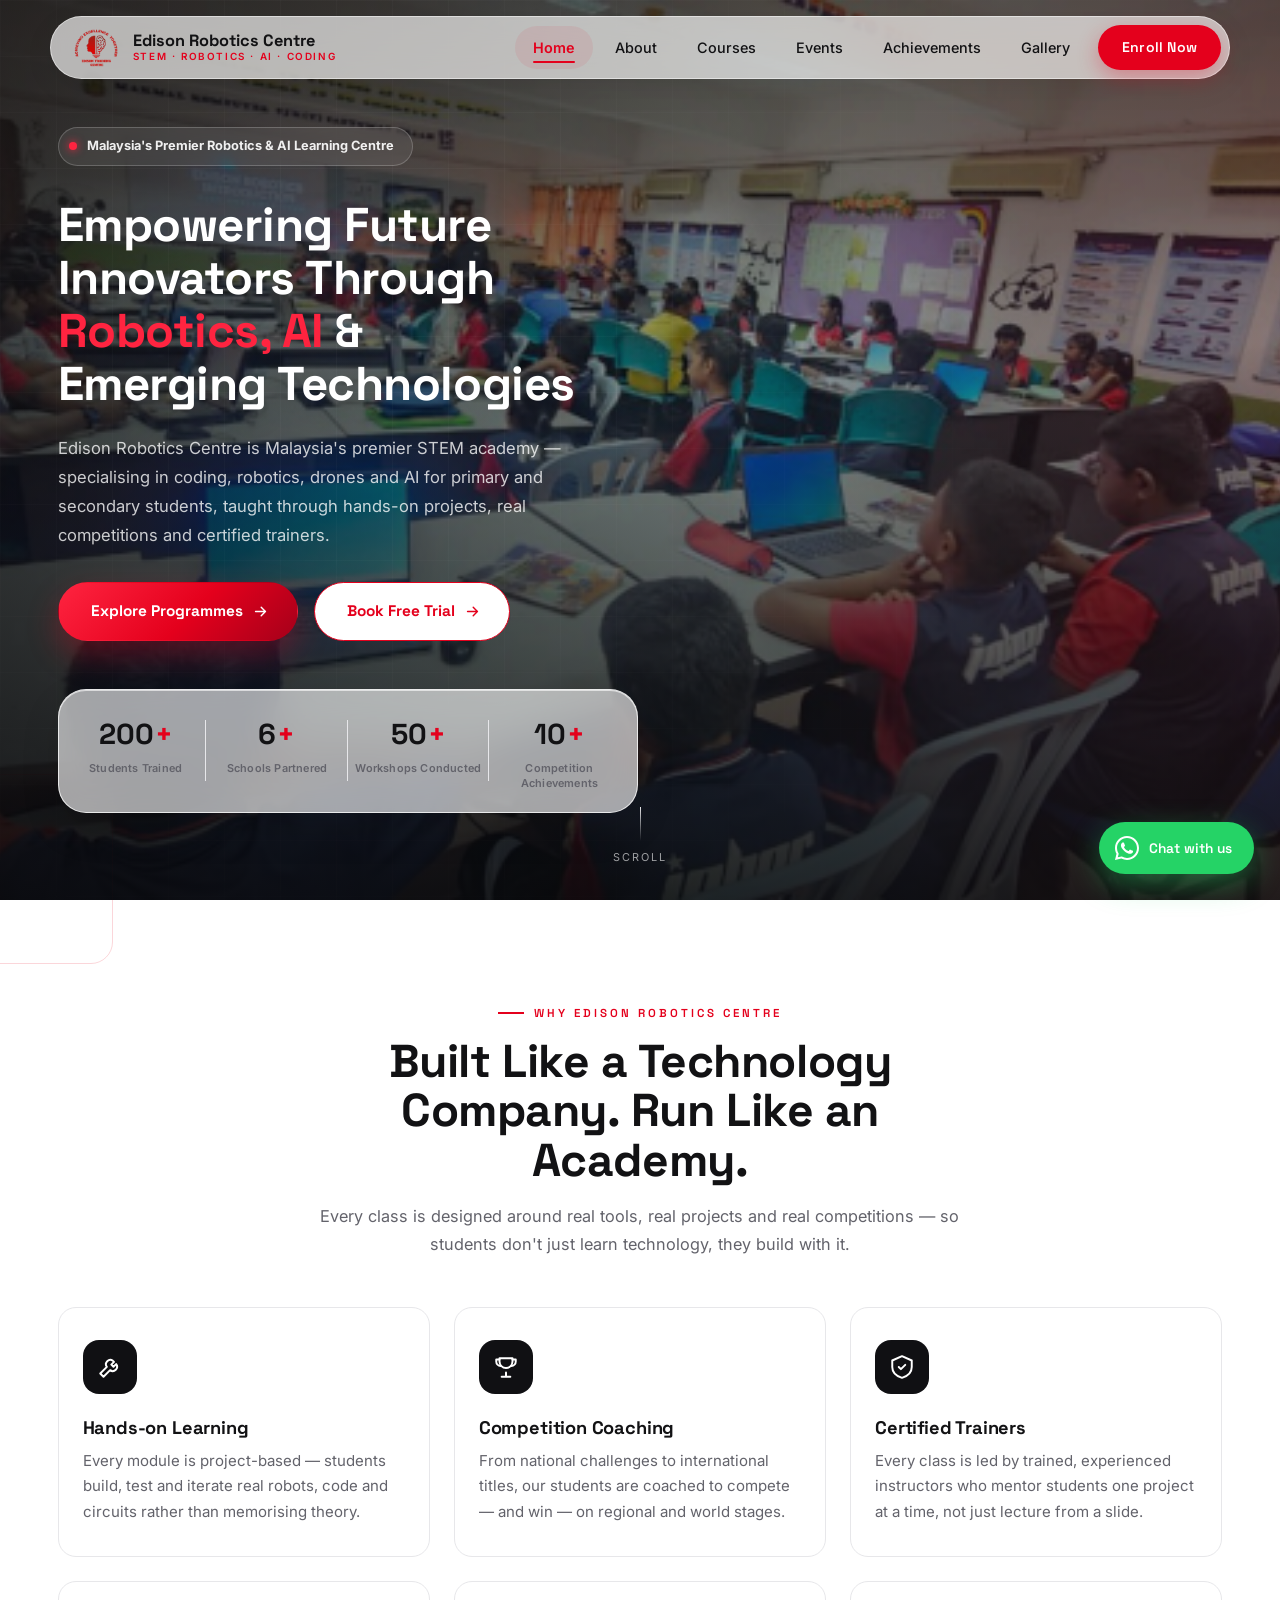
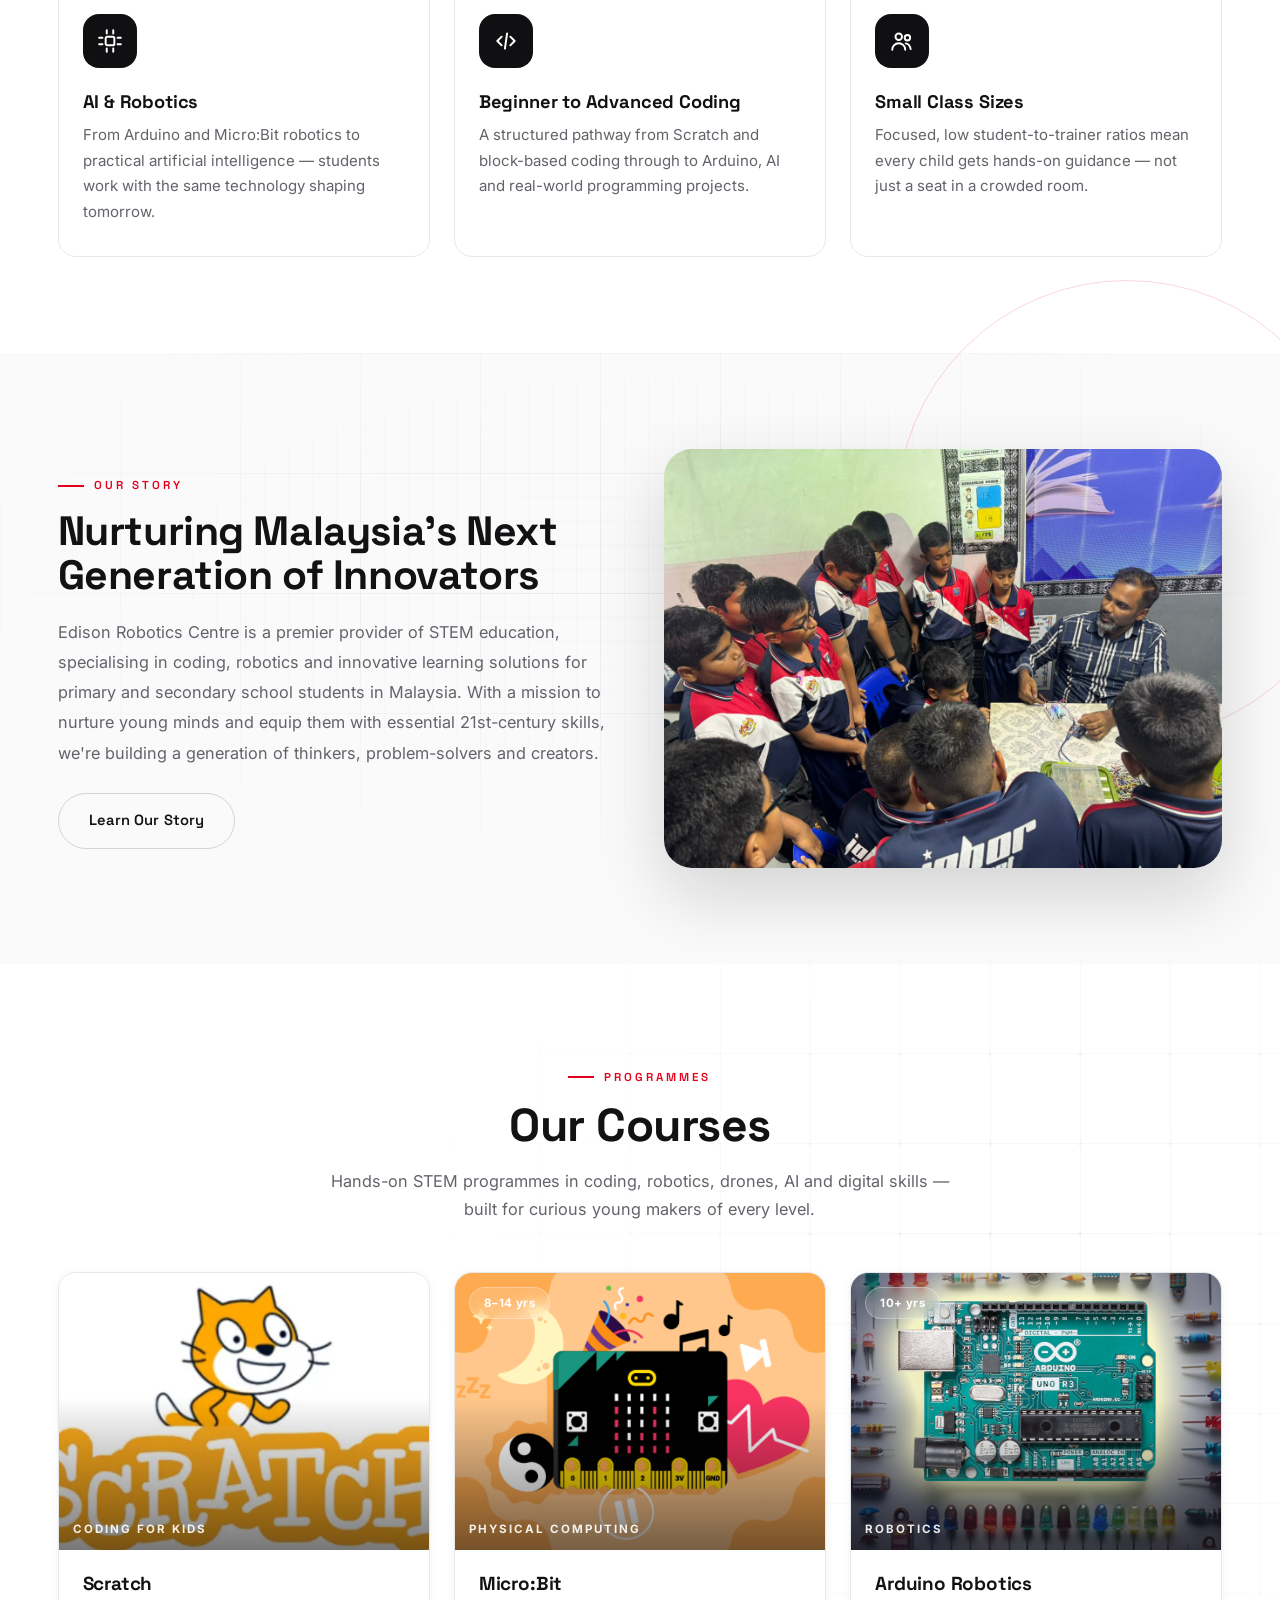
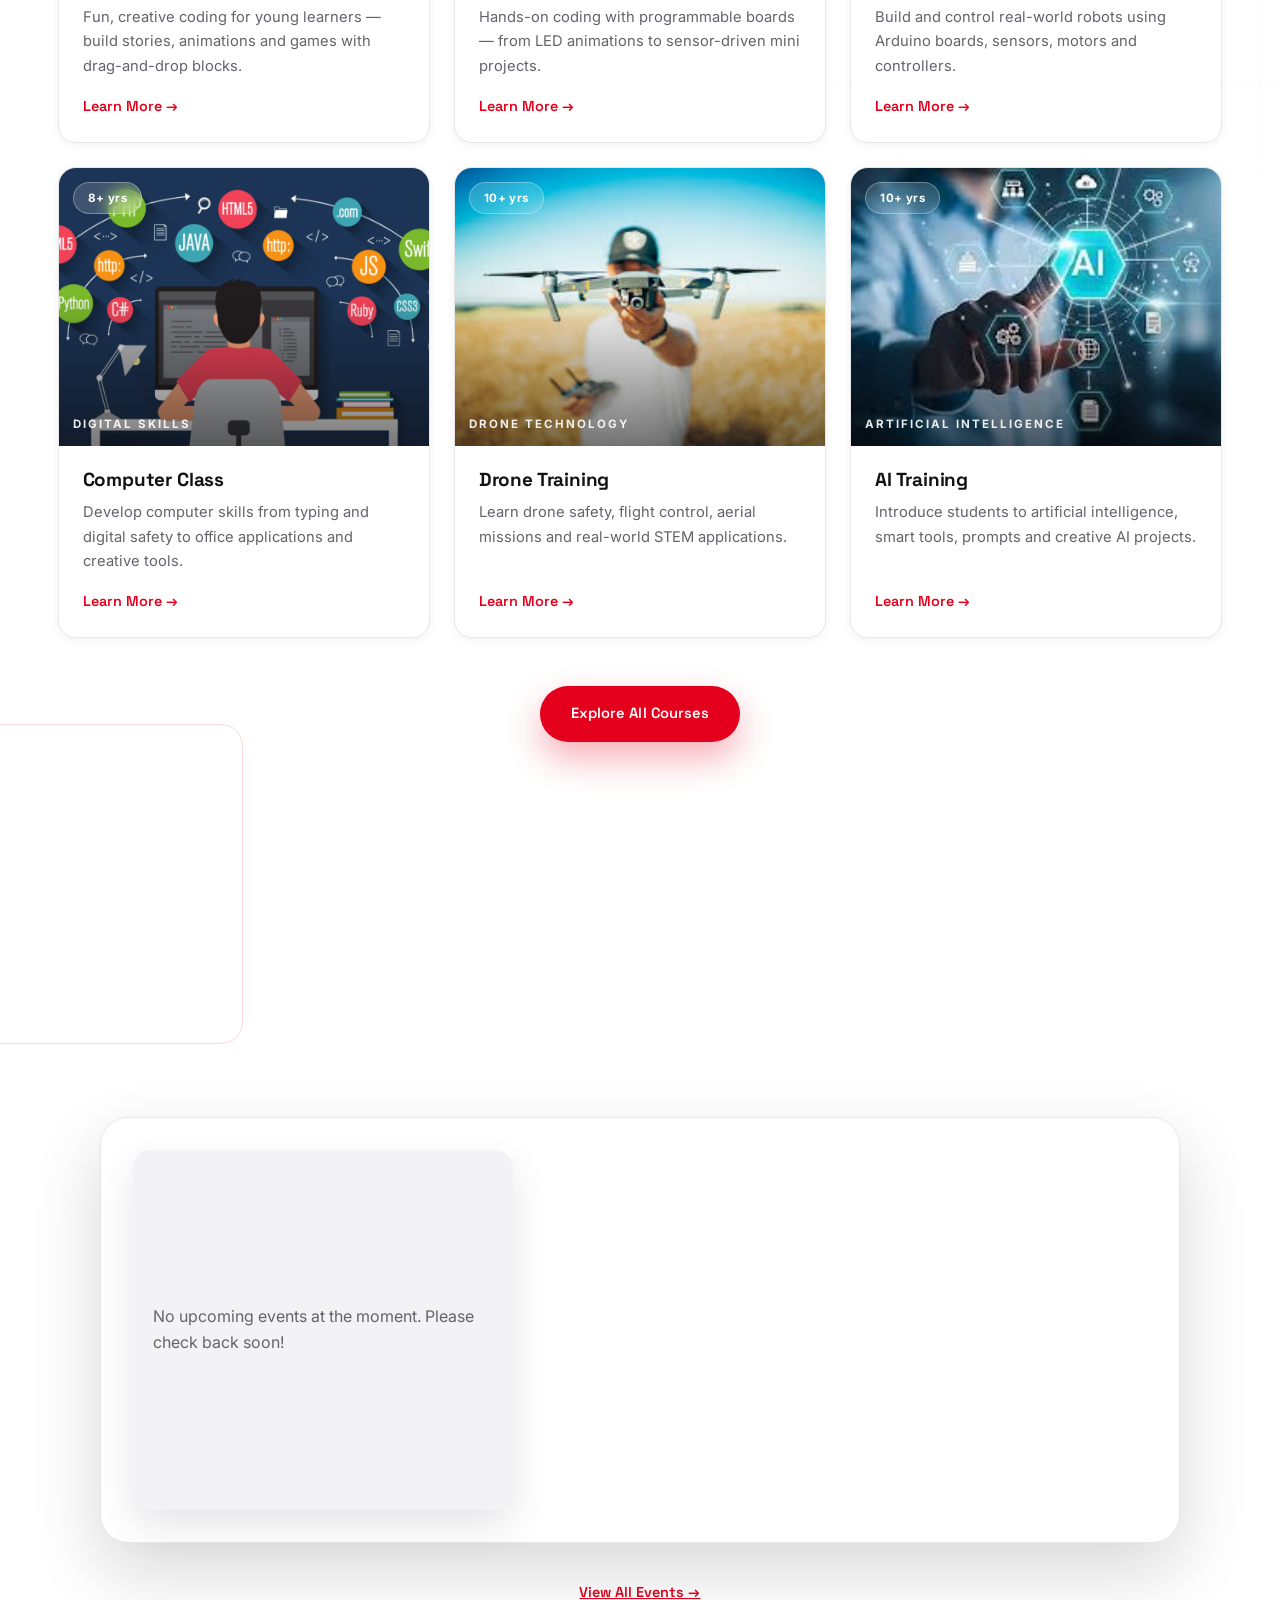
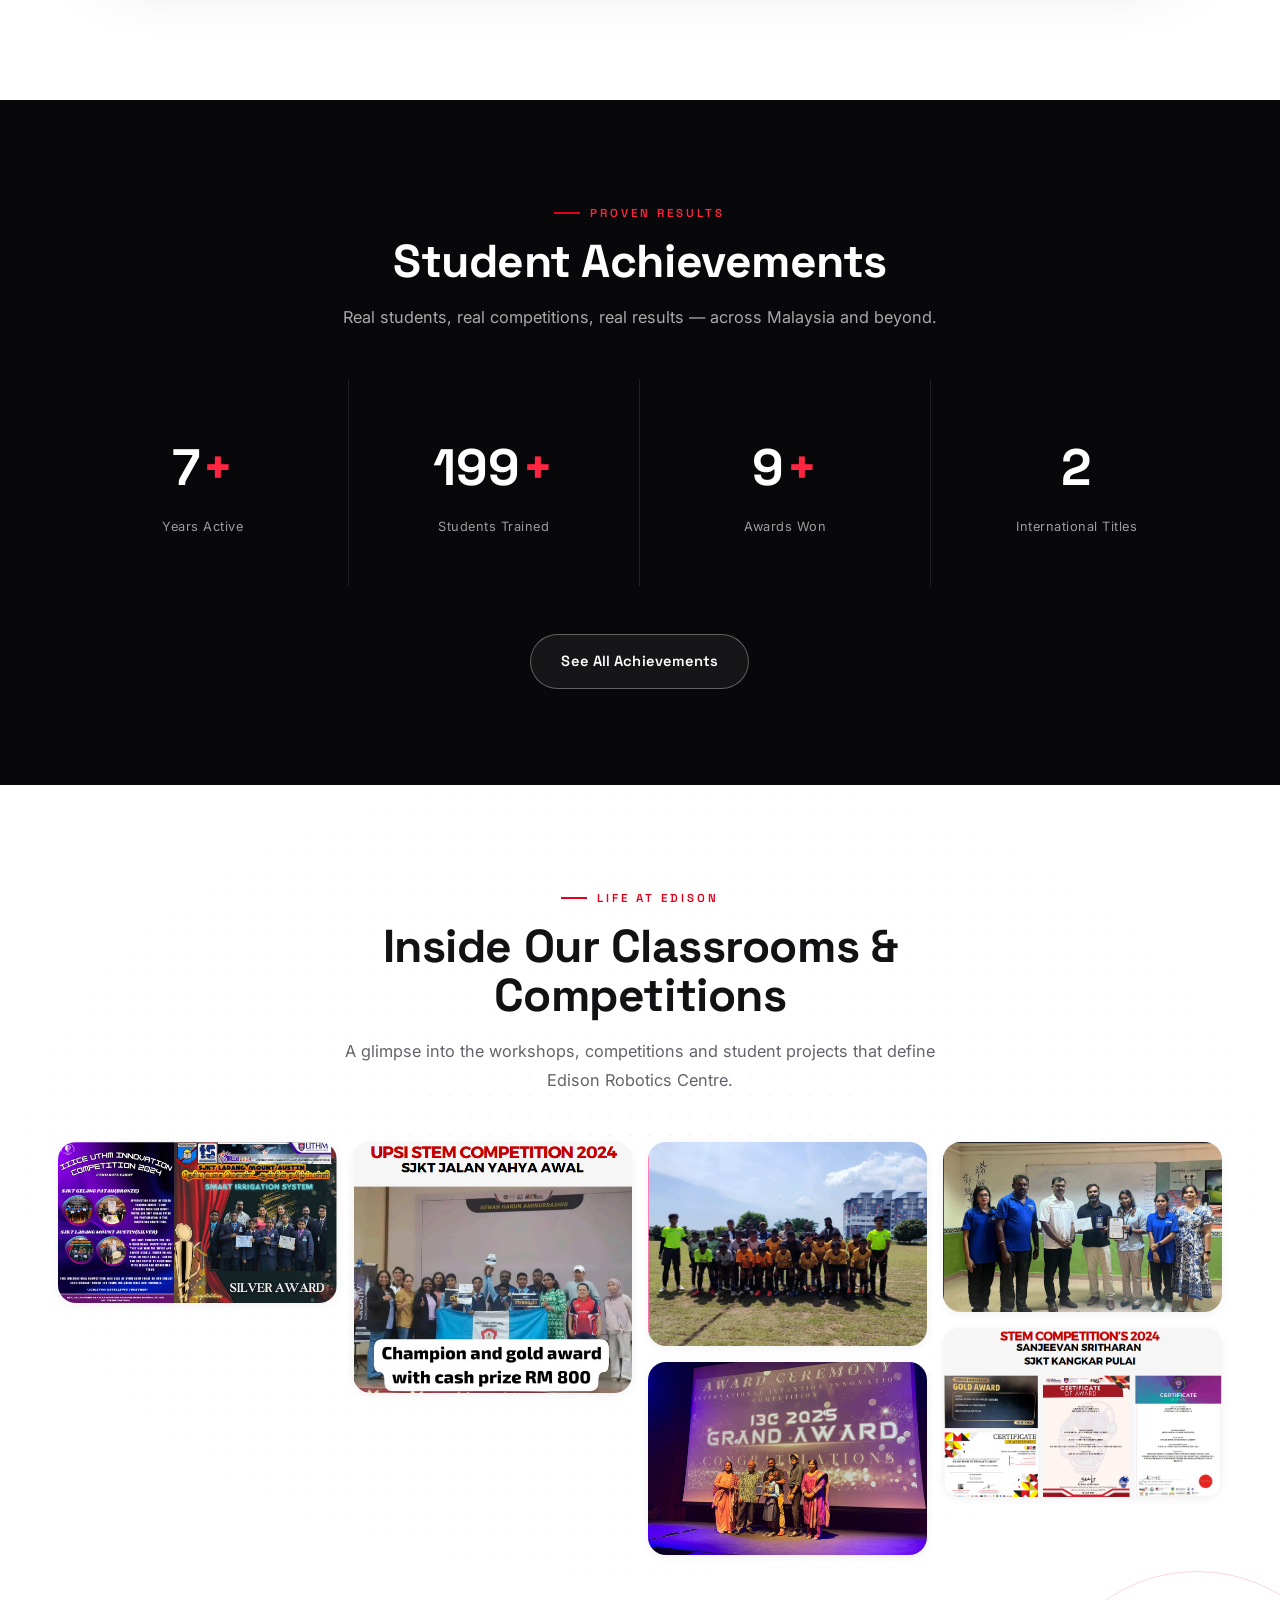
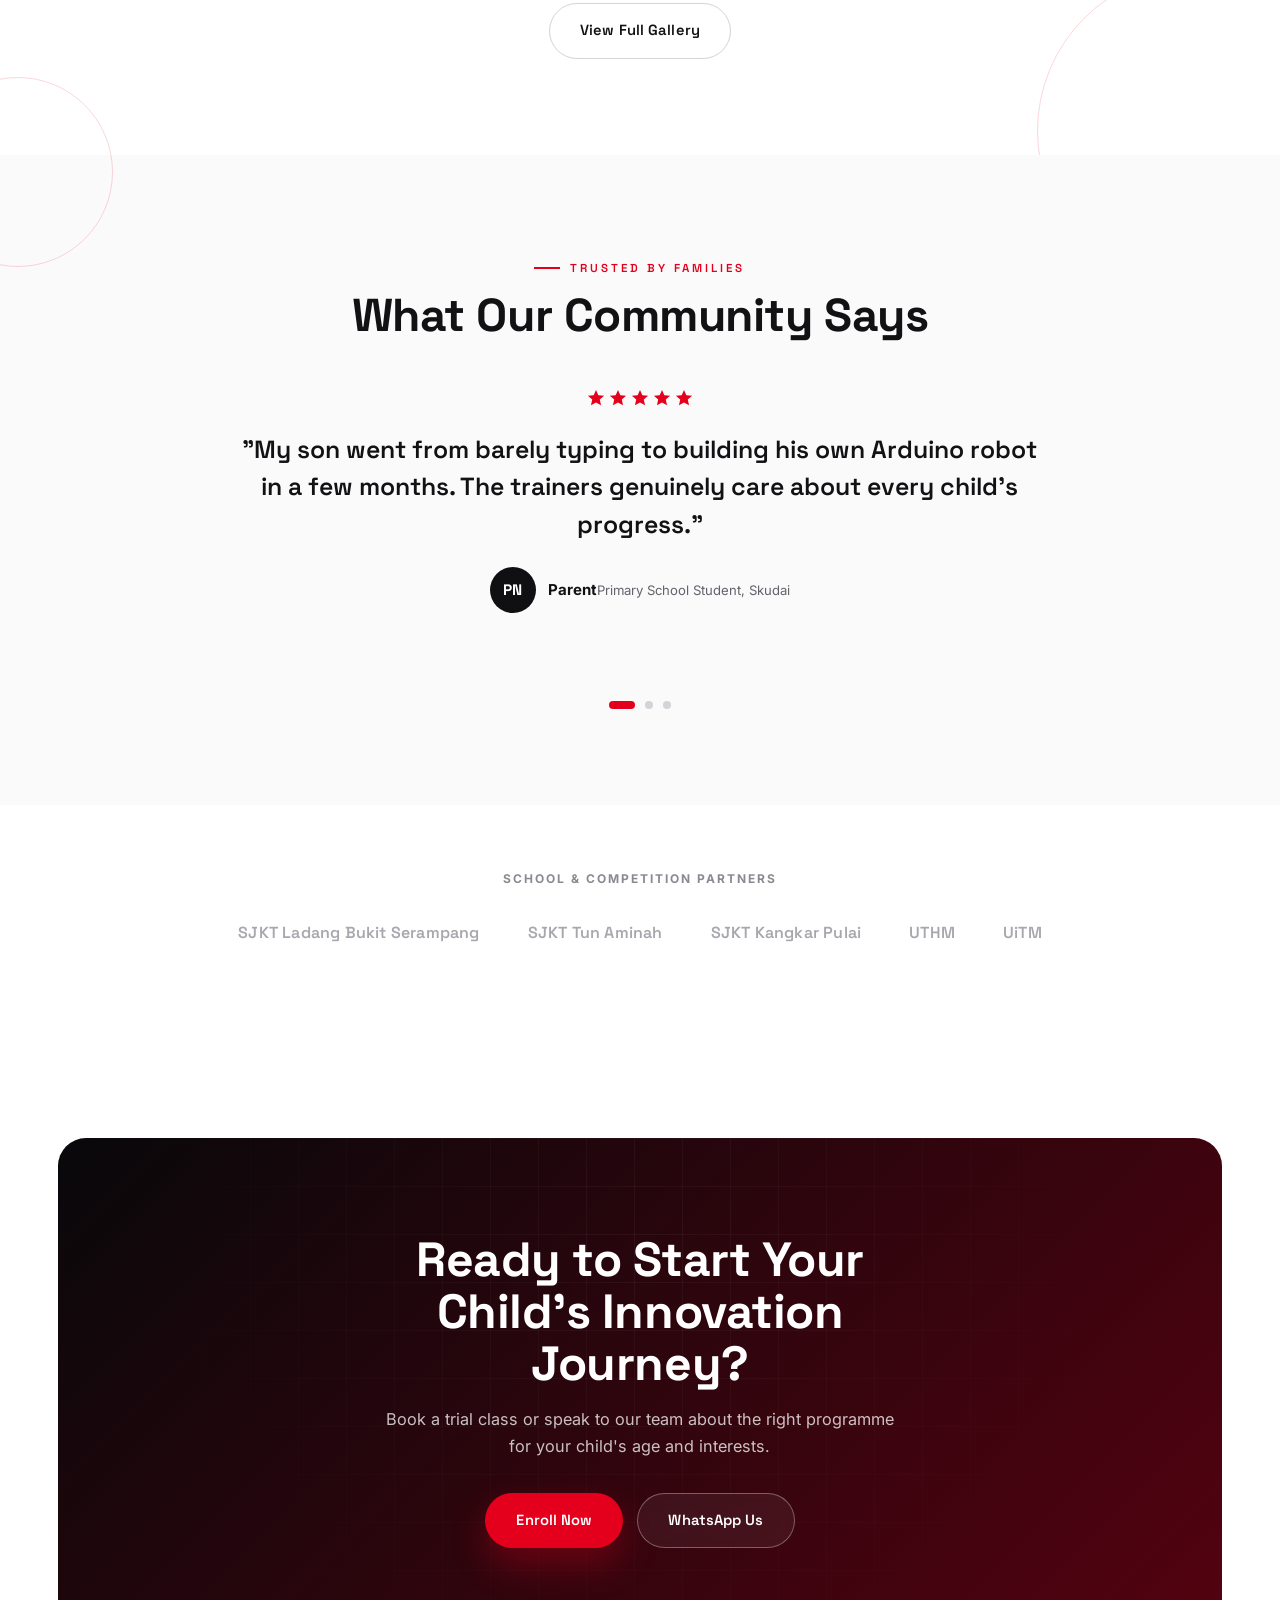
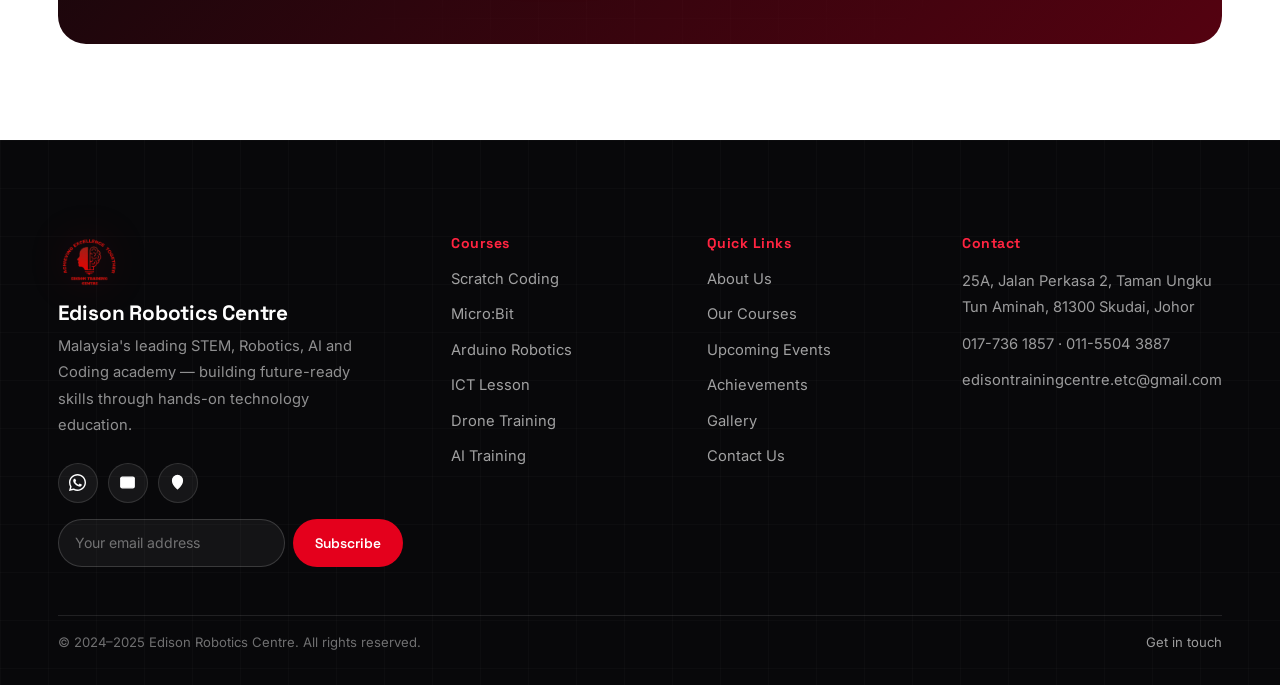
<file: index.html>
<!DOCTYPE html>
<html lang="en">
<head>
  <meta charset="utf-8" />
  <meta name="viewport" content="width=device-width,initial-scale=1" />
  <title>Edison Robotics Centre — STEM, Robotics, AI &amp; Coding Academy</title>
  <meta name="description" content="Edison Robotics Centre is Malaysia's leading STEM, Robotics, AI and Coding academy — hands-on learning, competition coaching and certified trainers for primary and secondary students.">

  <link href="https://fonts.googleapis.com/css2?family=Space+Grotesk:wght@500;600;700&family=Inter:wght@400;500;600;700;800&display=swap" rel="stylesheet">
  <link rel="stylesheet" href="style.css">
  <link rel="stylesheet" href="events.css">
</head>
<body>

  <!-- ===== NAV ===== -->
  <header class="site-header">
    <div class="nav-container">
      <a href="index.html" class="nav-brand-link">
        <div class="nav-logo"><img src="assets/ach36.png" alt="Edison Robotics Centre logo"></div>
        <div class="nav-brand-text">
          <span class="name">Edison Robotics Centre</span>
          <span class="tag">STEM · Robotics · AI · Coding</span>
        </div>
      </a>
      <button class="nav-toggle" aria-label="Toggle menu"><span></span><span></span><span></span></button>
      <nav class="nav-menu">
        <a href="index.html" class="active-link">Home</a>
        <a href="about.html">About</a>
        <a href="courses.html">Courses</a>
        <a href="events.html">Events</a>
        <a href="achievement.html">Achievements</a>
        <a href="gallery.html">Gallery</a>
        <a href="contactus.html" class="nav-btn">Enroll Now</a>
      </nav>
    </div>
  </header>

  <!-- ===== HERO ===== -->
  <section class="hero">
    <div class="hero-media" aria-hidden="true">
      <video autoplay muted loop playsinline poster="assets/ach1.PNG">
        <source src="assets/ach40.mp4" type="video/mp4">
      </video>
    </div>
    <div class="hero-overlay" aria-hidden="true"></div>
    <div class="hero-grid-fx" aria-hidden="true"></div>

    <div class="hero-inner">
      <div class="hero-copy">
        <span class="hero-badge reveal"><span class="dot-live" aria-hidden="true"></span> Malaysia's Premier Robotics &amp; AI Learning Centre</span>

        <h1 class="reveal d1">Empowering Future Innovators Through <span class="accent">Robotics, AI</span> &amp; Emerging Technologies</h1>

        <p class="hero-lead reveal d2">
          Edison Robotics Centre is Malaysia's premier STEM academy — specialising in coding, robotics,
          drones and AI for primary and secondary students, taught through hands-on projects, real
          competitions and certified trainers.
        </p>

        <div class="hero-cta-row reveal d3">
          <a href="courses.html" class="btn-hero-primary">
            <span class="btn-shine" aria-hidden="true"></span>
            <span class="btn-label">Explore Programmes</span>
            <svg class="btn-arrow" viewBox="0 0 24 24" fill="none" stroke="currentColor" stroke-width="2" stroke-linecap="round" stroke-linejoin="round" aria-hidden="true"><path d="M5 12h14M13 6l6 6-6 6"/></svg>
          </a>
          <a href="contactus.html" class="btn-hero-secondary">
            <span class="btn-fill" aria-hidden="true"></span>
            <span class="btn-label">Book Free Trial</span>
            <svg class="btn-arrow" viewBox="0 0 24 24" fill="none" stroke="currentColor" stroke-width="2" stroke-linecap="round" stroke-linejoin="round" aria-hidden="true"><path d="M5 12h14M13 6l6 6-6 6"/></svg>
          </a>
        </div>

        <div class="hero-stats-panel reveal d4">
          <div class="hero-stat">
            <div class="hero-stat-num" data-count-to="200">0<span class="suffix">+</span></div>
            <div class="hero-stat-label">Students Trained</div>
          </div>
          <div class="hero-stat">
            <div class="hero-stat-num" data-count-to="6">0<span class="suffix">+</span></div>
            <div class="hero-stat-label">Schools Partnered</div>
          </div>
          <div class="hero-stat">
            <div class="hero-stat-num" data-count-to="50">0<span class="suffix">+</span></div>
            <div class="hero-stat-label">Workshops Conducted</div>
          </div>
          <div class="hero-stat">
            <div class="hero-stat-num" data-count-to="10">0<span class="suffix">+</span></div>
            <div class="hero-stat-label">Competition Achievements</div>
          </div>
        </div>
      </div>
    </div>

    <div class="hero-scroll-cue"><span class="line"></span>Scroll</div>
  </section>

  <!-- ===== WHY EDISON ===== -->
  <section class="section deco-square deco-sm deco-tl" id="why">
    <div class="container">
      <div class="section-head centered reveal">
        <span class="eyebrow">Why Edison Robotics Centre</span>
        <h2>Built Like a Technology Company. Run Like an Academy.</h2>
        <p>Every class is designed around real tools, real projects and real competitions —
          so students don't just learn technology, they build with it.</p>
      </div>

      <div class="feature-grid">
        <article class="feature-card reveal d1">
          <span class="feature-icon" aria-hidden="true">
            <svg viewBox="0 0 24 24"><path d="M14.7 6.3a4 4 0 0 0-5.6 5.6L3 18l3 3 6.1-6.1a4 4 0 0 0 5.6-5.6l-2.5 2.5-2-2 2.5-2.5Z"/></svg>
          </span>
          <h3>Hands-on Learning</h3>
          <p>Every module is project-based — students build, test and iterate real robots, code and circuits rather than memorising theory.</p>
        </article>

        <article class="feature-card reveal d2">
          <span class="feature-icon" aria-hidden="true">
            <svg viewBox="0 0 24 24"><path d="M8 21h8M12 17v4M6 4h12v3a6 6 0 0 1-12 0V4Z"/><path d="M6 5H3v2a4 4 0 0 0 4 4M18 5h3v2a4 4 0 0 1-4 4"/></svg>
          </span>
          <h3>Competition Coaching</h3>
          <p>From national challenges to international titles, our students are coached to compete — and win — on regional and world stages.</p>
        </article>

        <article class="feature-card reveal d3">
          <span class="feature-icon" aria-hidden="true">
            <svg viewBox="0 0 24 24"><path d="M12 2 3 6v6c0 5 4 8.5 9 10 5-1.5 9-5 9-10V6l-9-4Z"/><path d="m9 12 2 2 4-4"/></svg>
          </span>
          <h3>Certified Trainers</h3>
          <p>Every class is led by trained, experienced instructors who mentor students one project at a time, not just lecture from a slide.</p>
        </article>

        <article class="feature-card reveal d4">
          <span class="feature-icon" aria-hidden="true">
            <svg viewBox="0 0 24 24"><rect x="8" y="8" width="8" height="8" rx="1.5"/><path d="M9 2v3M15 2v3M9 19v3M15 19v3M2 9h3M2 15h3M19 9h3M19 15h3"/></svg>
          </span>
          <h3>AI &amp; Robotics</h3>
          <p>From Arduino and Micro:Bit robotics to practical artificial intelligence — students work with the same technology shaping tomorrow.</p>
        </article>

        <article class="feature-card reveal d5">
          <span class="feature-icon" aria-hidden="true">
            <svg viewBox="0 0 24 24"><path d="m8 8-4 4 4 4M16 8l4 4-4 4M13 5 11 19"/></svg>
          </span>
          <h3>Beginner to Advanced Coding</h3>
          <p>A structured pathway from Scratch and block-based coding through to Arduino, AI and real-world programming projects.</p>
        </article>

        <article class="feature-card reveal d6">
          <span class="feature-icon" aria-hidden="true">
            <svg viewBox="0 0 24 24"><circle cx="9" cy="8" r="3"/><circle cx="17" cy="9" r="2.5"/><path d="M3 20c0-3.3 2.7-6 6-6s6 2.7 6 6M15.5 14.2c2.3.3 4 2.2 4.5 5.3"/></svg>
          </span>
          <h3>Small Class Sizes</h3>
          <p>Focused, low student-to-trainer ratios mean every child gets hands-on guidance — not just a seat in a crowded room.</p>
        </article>
      </div>
    </div>
  </section>

  <!-- ===== ABOUT TEASER ===== -->
  <section class="section bg-alt bg-pattern-blueprint deco-circle deco-lg deco-tr" id="about">
    <div class="container">
      <div class="split-2">
        <div class="reveal-left">
          <span class="eyebrow">Our Story</span>
          <h2 style="margin-top:0.9rem;font-size:clamp(1.8rem,3.2vw,2.6rem);">Nurturing Malaysia's Next Generation of Innovators</h2>
          <p style="margin-top:1.2rem;color:var(--text-muted);font-size:1.02rem;line-height:1.85;">
            Edison Robotics Centre is a premier provider of STEM education, specialising in coding,
            robotics and innovative learning solutions for primary and secondary school students in
            Malaysia. With a mission to nurture young minds and equip them with essential
            21st-century skills, we're building a generation of thinkers, problem-solvers and creators.
          </p>
          <a href="about.html" class="btn btn-outline" style="margin-top:1.6rem;">Learn Our Story</a>
        </div>
        <div class="reveal-right rounded-media">
          <img src="assets/trial-class.jpeg" alt="Students learning robotics at Edison Robotics Centre">
        </div>
      </div>
    </div>
  </section>

  <!-- ===== COURSES ===== -->
  <section class="section bg-pattern-circuit deco-square deco-md deco-bl deco-delay-1" id="courses">
    <div class="container">
      <div class="section-head centered reveal">
        <span class="eyebrow">Programmes</span>
        <h2>Our Courses</h2>
        <p>Hands-on STEM programmes in coding, robotics, drones, AI and digital skills — built for curious young makers of every level.</p>
      </div>

      <div class="course-grid-premium">
        <a href="scratch.html" class="course-card-p reveal d1">
          <div class="course-media">
            <img src="assets/scratch.PNG" alt="Scratch course" loading="lazy">
            <span class="course-age-badge">7–12 yrs</span>
            <span class="course-cat">Coding for Kids</span>
          </div>
          <div class="course-body">
            <h3>Scratch</h3>
            <p>Fun, creative coding for young learners — build stories, animations and games with drag-and-drop blocks.</p>
            <span class="course-link">Learn More →</span>
          </div>
        </a>

        <a href="microbit.html" class="course-card-p reveal d2">
          <div class="course-media">
            <img src="assets/microbit.PNG" alt="Micro:Bit course" loading="lazy">
            <span class="course-age-badge">8–14 yrs</span>
            <span class="course-cat">Physical Computing</span>
          </div>
          <div class="course-body">
            <h3>Micro:Bit</h3>
            <p>Hands-on coding with programmable boards — from LED animations to sensor-driven mini projects.</p>
            <span class="course-link">Learn More →</span>
          </div>
        </a>

        <a href="arduino.html" class="course-card-p reveal d3">
          <div class="course-media">
            <img src="assets/arduino.PNG" alt="Arduino Robotics course" loading="lazy">
            <span class="course-age-badge">10+ yrs</span>
            <span class="course-cat">Robotics</span>
          </div>
          <div class="course-body">
            <h3>Arduino Robotics</h3>
            <p>Build and control real-world robots using Arduino boards, sensors, motors and controllers.</p>
            <span class="course-link">Learn More →</span>
          </div>
        </a>

        <a href="computer.html" class="course-card-p reveal d4">
          <div class="course-media">
            <img src="assets/computer.PNG" alt="Computer Class" loading="lazy">
            <span class="course-age-badge">8+ yrs</span>
            <span class="course-cat">Digital Skills</span>
          </div>
          <div class="course-body">
            <h3>Computer Class</h3>
            <p>Develop computer skills from typing and digital safety to office applications and creative tools.</p>
            <span class="course-link">Learn More →</span>
          </div>
        </a>

        <a href="drone.html" class="course-card-p reveal d5">
          <div class="course-media">
            <img src="assets/drone.jpg" alt="Drone Training Program" loading="lazy">
            <span class="course-age-badge">10+ yrs</span>
            <span class="course-cat">Drone Technology</span>
          </div>
          <div class="course-body">
            <h3>Drone Training</h3>
            <p>Learn drone safety, flight control, aerial missions and real-world STEM applications.</p>
            <span class="course-link">Learn More →</span>
          </div>
        </a>

        <a href="ai.html" class="course-card-p reveal d6">
          <div class="course-media">
            <img src="assets/ai.jpg" alt="AI Training Program" loading="lazy">
            <span class="course-age-badge">10+ yrs</span>
            <span class="course-cat">Artificial Intelligence</span>
          </div>
          <div class="course-body">
            <h3>AI Training</h3>
            <p>Introduce students to artificial intelligence, smart tools, prompts and creative AI projects.</p>
            <span class="course-link">Learn More →</span>
          </div>
        </a>
      </div>

      <div style="text-align:center;margin-top:var(--sp-7);">
        <a href="courses.html" class="btn btn-primary">Explore All Courses</a>
      </div>
    </div>
  </section>

  <!-- ===== FEATURED EVENT ===== -->
  <section id="events" class="events-section section">
    <div class="container">
      <div class="section-head centered reveal">
        <span class="eyebrow">What's On</span>
        <h2>Upcoming Events</h2>
        <p>Workshops, camps and challenges coming up at Edison Robotics Centre.</p>
      </div>

      <div class="featured-carousel-wrap" id="featuredCarousel">
        <button class="carousel-arrow featured-arrow-prev" id="featuredPrev" aria-label="Previous event">&#10094;</button>

        <div class="featured-card">
          <div class="featured-grid">
            <div class="featured-poster-col">
              <div class="featured-poster-frame" id="featuredTrack">
                <img id="featuredPosterImg" src="" alt="" loading="lazy">
                <div class="poster-subdots" id="featuredSubdots" hidden></div>
              </div>
            </div>

            <div class="featured-info-col" id="featuredEventInfo">
              <span class="featured-badge">Featured Event</span>
              <h3 class="featured-title" id="featuredEventTitle"></h3>

              <div class="featured-meta">
                <div class="featured-meta-row">
                  <svg viewBox="0 0 24 24" class="meta-icon" aria-hidden="true"><rect x="3" y="5" width="18" height="16" rx="2"/><path d="M3 9h18M8 3v4M16 3v4"/></svg>
                  <span id="featuredEventDate"></span>
                </div>
                <div class="featured-meta-row">
                  <svg viewBox="0 0 24 24" class="meta-icon" aria-hidden="true"><circle cx="12" cy="12" r="9"/><path d="M12 7v5l3.5 2"/></svg>
                  <span id="featuredEventTime"></span>
                </div>
                <div class="featured-meta-row">
                  <svg viewBox="0 0 24 24" class="meta-icon" aria-hidden="true"><path d="M12 21s7-6.5 7-12a7 7 0 0 0-14 0c0 5.5 7 12 7 12Z"/><circle cx="12" cy="9" r="2.5"/></svg>
                  <span id="featuredEventVenue"></span>
                </div>
              </div>

              <p class="featured-desc" id="featuredEventDesc"></p>

              <div class="featured-countdown" id="featuredCountdown" hidden>
                <span class="countdown-kicker">Starts In</span>
                <div class="countdown-timer" id="featuredCountdownTimer"></div>
              </div>

              <div class="featured-actions">
                <a class="event-details-btn" id="featuredLearnMoreBtn" href="events.html">View Details</a>
              </div>
            </div>
          </div>
        </div>

        <button class="carousel-arrow featured-arrow-next" id="featuredNext" aria-label="Next event">&#10095;</button>
      </div>

      <div class="event-dots" id="featuredDots"></div>

      <div style="text-align:center;margin-top:var(--sp-6);">
        <a href="events.html" class="course-link" style="justify-content:center;">View All Events →</a>
      </div>
    </div>
  </section>

  <!-- ===== ACHIEVEMENTS / STATS ===== -->
  <section class="section bg-dark" id="achievements">
    <div class="container">
      <div class="section-head centered reveal">
        <span class="eyebrow on-dark">Proven Results</span>
        <h2 style="color:var(--white);">Student Achievements</h2>
        <p style="color:rgba(255,255,255,0.65);">Real students, real competitions, real results — across Malaysia and beyond.</p>
      </div>

      <div class="stats-strip reveal-scale">
        <div class="stat-cell">
          <div class="stat-num" data-count-to="8">0<span class="suffix">+</span></div>
          <div class="stat-label">Years Active</div>
        </div>
        <div class="stat-cell">
          <div class="stat-num" data-count-to="200">0<span class="suffix">+</span></div>
          <div class="stat-label">Students Trained</div>
        </div>
        <div class="stat-cell">
          <div class="stat-num" data-count-to="10">0<span class="suffix">+</span></div>
          <div class="stat-label">Awards Won</div>
        </div>
        <div class="stat-cell">
          <div class="stat-num" data-count-to="3">0<span class="suffix"></span></div>
          <div class="stat-label">International Titles</div>
        </div>
      </div>

      <div style="text-align:center;margin-top:var(--sp-7);">
        <a href="achievement.html" class="btn btn-ghost">See All Achievements</a>
      </div>
    </div>
  </section>

  <!-- ===== GALLERY PREVIEW ===== -->
  <section class="section bg-pattern-dots deco-circle deco-md deco-br deco-delay-2" id="gallery">
    <div class="container">
      <div class="section-head centered reveal">
        <span class="eyebrow">Life at Edison</span>
        <h2>Inside Our Classrooms &amp; Competitions</h2>
        <p>A glimpse into the workshops, competitions and student projects that define Edison Robotics Centre.</p>
      </div>

      <div class="masonry reveal">
        <div class="g-tile"><img src="assets/ach4.PNG" alt="Competition achievement" loading="lazy"></div>
        <div class="g-tile"><img src="assets/ach9.PNG" alt="Student highlight" loading="lazy"></div>
        <div class="g-tile"><img src="assets/ach17.PNG" alt="Youth development project" loading="lazy"></div>
        <div class="g-tile"><img src="assets/ach29.PNG" alt="Asia Championship" loading="lazy"></div>
        <div class="g-tile"><img src="assets/ach2.PNG" alt="Robotics workshop" loading="lazy"></div>
        <div class="g-tile"><img src="assets/ach13.PNG" alt="Student spotlight" loading="lazy"></div>
      </div>

      <div style="text-align:center;margin-top:var(--sp-7);">
        <a href="gallery.html" class="btn btn-outline">View Full Gallery</a>
      </div>
    </div>
  </section>

  <!-- ===== TESTIMONIALS ===== -->
  <section class="section bg-alt deco-circle deco-sm deco-tl">
    <div class="container">
      <div class="section-head centered reveal">
        <span class="eyebrow">Trusted By Families</span>
        <h2>What Our Community Says</h2>
      </div>

      <div class="testi-wrap reveal">
        <div class="testi-track">
          <div class="testi-slide active">
            <div class="testi-stars">
              <svg viewBox="0 0 20 20"><path d="M10 1l2.6 5.9 6.4.6-4.8 4.3 1.4 6.3L10 15l-5.6 3.1 1.4-6.3L1 7.5l6.4-.6L10 1Z"/></svg>
              <svg viewBox="0 0 20 20"><path d="M10 1l2.6 5.9 6.4.6-4.8 4.3 1.4 6.3L10 15l-5.6 3.1 1.4-6.3L1 7.5l6.4-.6L10 1Z"/></svg>
              <svg viewBox="0 0 20 20"><path d="M10 1l2.6 5.9 6.4.6-4.8 4.3 1.4 6.3L10 15l-5.6 3.1 1.4-6.3L1 7.5l6.4-.6L10 1Z"/></svg>
              <svg viewBox="0 0 20 20"><path d="M10 1l2.6 5.9 6.4.6-4.8 4.3 1.4 6.3L10 15l-5.6 3.1 1.4-6.3L1 7.5l6.4-.6L10 1Z"/></svg>
              <svg viewBox="0 0 20 20"><path d="M10 1l2.6 5.9 6.4.6-4.8 4.3 1.4 6.3L10 15l-5.6 3.1 1.4-6.3L1 7.5l6.4-.6L10 1Z"/></svg>
            </div>
            <p class="testi-quote">"My son went from barely typing to building his own Arduino robot in a few months. The trainers genuinely care about every child's progress."</p>
            <div class="testi-person">
              <span class="testi-avatar">PN</span>
              <div class="testi-meta"><span class="name">Parent</span><span class="role">Primary School Student, Skudai</span></div>
            </div>
          </div>

          <div class="testi-slide">
            <div class="testi-stars">
              <svg viewBox="0 0 20 20"><path d="M10 1l2.6 5.9 6.4.6-4.8 4.3 1.4 6.3L10 15l-5.6 3.1 1.4-6.3L1 7.5l6.4-.6L10 1Z"/></svg>
              <svg viewBox="0 0 20 20"><path d="M10 1l2.6 5.9 6.4.6-4.8 4.3 1.4 6.3L10 15l-5.6 3.1 1.4-6.3L1 7.5l6.4-.6L10 1Z"/></svg>
              <svg viewBox="0 0 20 20"><path d="M10 1l2.6 5.9 6.4.6-4.8 4.3 1.4 6.3L10 15l-5.6 3.1 1.4-6.3L1 7.5l6.4-.6L10 1Z"/></svg>
              <svg viewBox="0 0 20 20"><path d="M10 1l2.6 5.9 6.4.6-4.8 4.3 1.4 6.3L10 15l-5.6 3.1 1.4-6.3L1 7.5l6.4-.6L10 1Z"/></svg>
              <svg viewBox="0 0 20 20"><path d="M10 1l2.6 5.9 6.4.6-4.8 4.3 1.4 6.3L10 15l-5.6 3.1 1.4-6.3L1 7.5l6.4-.6L10 1Z"/></svg>
            </div>
            <p class="testi-quote">"The competition coaching is next level — our team made it to the national robotics challenge in our very first year competing."</p>
            <div class="testi-person">
              <span class="testi-avatar">SJ</span>
              <div class="testi-meta"><span class="name">Student</span><span class="role">Secondary School, Johor Bahru</span></div>
            </div>
          </div>

          <div class="testi-slide">
            <div class="testi-stars">
              <svg viewBox="0 0 20 20"><path d="M10 1l2.6 5.9 6.4.6-4.8 4.3 1.4 6.3L10 15l-5.6 3.1 1.4-6.3L1 7.5l6.4-.6L10 1Z"/></svg>
              <svg viewBox="0 0 20 20"><path d="M10 1l2.6 5.9 6.4.6-4.8 4.3 1.4 6.3L10 15l-5.6 3.1 1.4-6.3L1 7.5l6.4-.6L10 1Z"/></svg>
              <svg viewBox="0 0 20 20"><path d="M10 1l2.6 5.9 6.4.6-4.8 4.3 1.4 6.3L10 15l-5.6 3.1 1.4-6.3L1 7.5l6.4-.6L10 1Z"/></svg>
              <svg viewBox="0 0 20 20"><path d="M10 1l2.6 5.9 6.4.6-4.8 4.3 1.4 6.3L10 15l-5.6 3.1 1.4-6.3L1 7.5l6.4-.6L10 1Z"/></svg>
              <svg viewBox="0 0 20 20"><path d="M10 1l2.6 5.9 6.4.6-4.8 4.3 1.4 6.3L10 15l-5.6 3.1 1.4-6.3L1 7.5l6.4-.6L10 1Z"/></svg>
            </div>
            <p class="testi-quote">"As a partner school, we've seen first-hand how Edison's hands-on approach builds real confidence in STEM among our students."</p>
            <div class="testi-person">
              <span class="testi-avatar">SK</span>
              <div class="testi-meta"><span class="name">School Partner</span><span class="role">Tamil Primary School, Johor</span></div>
            </div>
          </div>
        </div>

        <div class="testi-controls"></div>
      </div>
    </div>
  </section>

  <!-- ===== PARTNERS ===== -->
  <section class="section-tight">
    <div class="container">
      <p style="text-align:center;font-size:0.75rem;font-weight:700;letter-spacing:2px;text-transform:uppercase;color:var(--text-soft);">School &amp; Competition Partners</p>
      <div class="partners-strip reveal">
        <span class="partner-item">SJKT Ladang Bukit Serampang</span>
        <span class="partner-item">SJKT Tun Aminah</span>
        <span class="partner-item">SJKT Kangkar Pulai</span>
        <span class="partner-item">UTHM</span>
        <span class="partner-item">UiTM</span>
      </div>
    </div>
  </section>

  <!-- ===== CTA ===== -->
  <section class="section">
    <div class="container">
      <div class="cta-banner reveal-scale">
        <h2>Ready to Start Your Child's Innovation Journey?</h2>
        <p>Book a trial class or speak to our team about the right programme for your child's age and interests.</p>
        <div class="cta-actions">
          <a href="contactus.html" class="btn btn-primary">Enroll Now</a>
          <a href="https://wa.me/60177361857" target="_blank" rel="noopener" class="btn btn-ghost">WhatsApp Us</a>
        </div>
      </div>
    </div>
  </section>

  <!-- ===== FOOTER ===== -->
  <footer class="site-footer">
    <div class="footer-top">
      <div class="footer-brand">
        <img src="assets/ach36.png" alt="Edison Robotics Centre logo">
        <h2>Edison Robotics Centre</h2>
        <p>Malaysia's leading STEM, Robotics, AI and Coding academy — building future-ready skills through hands-on technology education.</p>
        <div class="footer-social">
          <a href="https://wa.me/60177361857" target="_blank" rel="noopener" aria-label="WhatsApp">
            <svg viewBox="0 0 32 32"><path d="M16 0C7.163 0 0 7.163 0 16c0 2.822.736 5.472 2.027 7.774L0 32l8.426-2.007A15.934 15.934 0 0016 32c8.837 0 16-7.163 16-16S24.837 0 16 0zm0 29.333a13.27 13.27 0 01-6.773-1.853l-.486-.289-5.002 1.192 1.227-4.878-.317-.5A13.267 13.267 0 012.667 16C2.667 8.636 8.636 2.667 16 2.667S29.333 8.636 29.333 16 23.364 29.333 16 29.333zm7.27-9.862c-.398-.199-2.354-1.162-2.718-1.294-.364-.133-.629-.199-.894.199-.265.398-1.027 1.294-1.259 1.559-.232.265-.464.298-.862.1-.398-.199-1.681-.619-3.203-1.977-1.184-1.056-1.983-2.36-2.215-2.758-.232-.398-.025-.614.174-.812.179-.178.398-.464.597-.696.199-.232.265-.398.398-.663.133-.265.066-.497-.033-.696-.1-.199-.894-2.154-1.225-2.95-.322-.773-.65-.668-.894-.68l-.762-.013c-.265 0-.696.1-1.061.497-.364.398-1.392 1.36-1.392 3.315s1.425 3.845 1.624 4.11c.199.265 2.804 4.28 6.793 5.999.95.41 1.692.655 2.27.839.954.304 1.822.261 2.509.158.765-.114 2.354-.962 2.687-1.891.332-.929.332-1.726.232-1.891-.099-.166-.364-.265-.762-.464z"/></svg>
          </a>
          <a href="mailto:edisontrainingcentre.etc@gmail.com" aria-label="Email">
            <svg viewBox="0 0 24 24" fill="none" stroke="currentColor" stroke-width="1.8" stroke-linecap="round" stroke-linejoin="round"><rect x="2.5" y="4.5" width="19" height="15" rx="2"/><path d="m3 6 9 7 9-7"/></svg>
          </a>
          <a href="https://www.google.com/maps?q=25A,+Jalan+Perkasa+2,+Taman+Ungku+Tun+Aminah,+81300+Skudai,+Johor" target="_blank" rel="noopener" aria-label="Location on Google Maps">
            <svg viewBox="0 0 24 24" fill="none" stroke="currentColor" stroke-width="1.8" stroke-linecap="round" stroke-linejoin="round"><path d="M12 21s7-6.5 7-12a7 7 0 0 0-14 0c0 5.5 7 12 7 12Z"/><circle cx="12" cy="9" r="2.5"/></svg>
          </a>
        </div>
        <form class="footer-newsletter" onsubmit="event.preventDefault(); this.reset(); alert('Thanks for subscribing!');">
          <input type="email" placeholder="Your email address" aria-label="Email for newsletter" required>
          <button type="submit">Subscribe</button>
        </form>
      </div>

      <div class="footer-col">
        <h3>Courses</h3>
        <a href="scratch.html">Scratch Coding</a>
        <a href="microbit.html">Micro:Bit</a>
        <a href="arduino.html">Arduino Robotics</a>
        <a href="computer.html">ICT Lesson</a>
        <a href="drone.html">Drone Training</a>
        <a href="ai.html">AI Training</a>
      </div>

      <div class="footer-col">
        <h3>Quick Links</h3>
        <a href="about.html">About Us</a>
        <a href="courses.html">Our Courses</a>
        <a href="events.html">Upcoming Events</a>
        <a href="achievement.html">Achievements</a>
        <a href="gallery.html">Gallery</a>
        <a href="contactus.html">Contact Us</a>
      </div>

      <div class="footer-col">
        <h3>Contact</h3>
        <p>25A, Jalan Perkasa 2, Taman Ungku Tun Aminah, 81300 Skudai, Johor</p>
        <p>017-736 1857 &middot; 011-5504 3887</p>
        <p>edisontrainingcentre.etc@gmail.com</p>
      </div>
    </div>

    <div class="footer-bottom">
      <p>&copy; 2024–2025 Edison Robotics Centre. All rights reserved.</p>
      <p><a href="contactus.html">Get in touch</a></p>
    </div>
  </footer>

  <a href="https://wa.me/60177361857" target="_blank" rel="noopener noreferrer" class="whatsapp-fab" aria-label="Chat with us on WhatsApp">
    <svg viewBox="0 0 32 32" fill="white"><path d="M16 0C7.163 0 0 7.163 0 16c0 2.822.736 5.472 2.027 7.774L0 32l8.426-2.007A15.934 15.934 0 0016 32c8.837 0 16-7.163 16-16S24.837 0 16 0zm0 29.333a13.27 13.27 0 01-6.773-1.853l-.486-.289-5.002 1.192 1.227-4.878-.317-.5A13.267 13.267 0 012.667 16C2.667 8.636 8.636 2.667 16 2.667S29.333 8.636 29.333 16 23.364 29.333 16 29.333zm7.27-9.862c-.398-.199-2.354-1.162-2.718-1.294-.364-.133-.629-.199-.894.199-.265.398-1.027 1.294-1.259 1.559-.232.265-.464.298-.862.1-.398-.199-1.681-.619-3.203-1.977-1.184-1.056-1.983-2.36-2.215-2.758-.232-.398-.025-.614.174-.812.179-.178.398-.464.597-.696.199-.232.265-.398.398-.663.133-.265.066-.497-.033-.696-.1-.199-.894-2.154-1.225-2.95-.322-.773-.65-.668-.894-.68l-.762-.013c-.265 0-.696.1-1.061.497-.364.398-1.392 1.36-1.392 3.315s1.425 3.845 1.624 4.11c.199.265 2.804 4.28 6.793 5.999.95.41 1.692.655 2.27.839.954.304 1.822.261 2.509.158.765-.114 2.354-.962 2.687-1.891.332-.929.332-1.726.232-1.891-.099-.166-.364-.265-.762-.464z"/></svg>
    <span class="wa-label">Chat with us</span>
  </a>

  <script src="main.js"></script>
  <script type="module" src="events-home.js"></script>

</body>
</html>
</file>
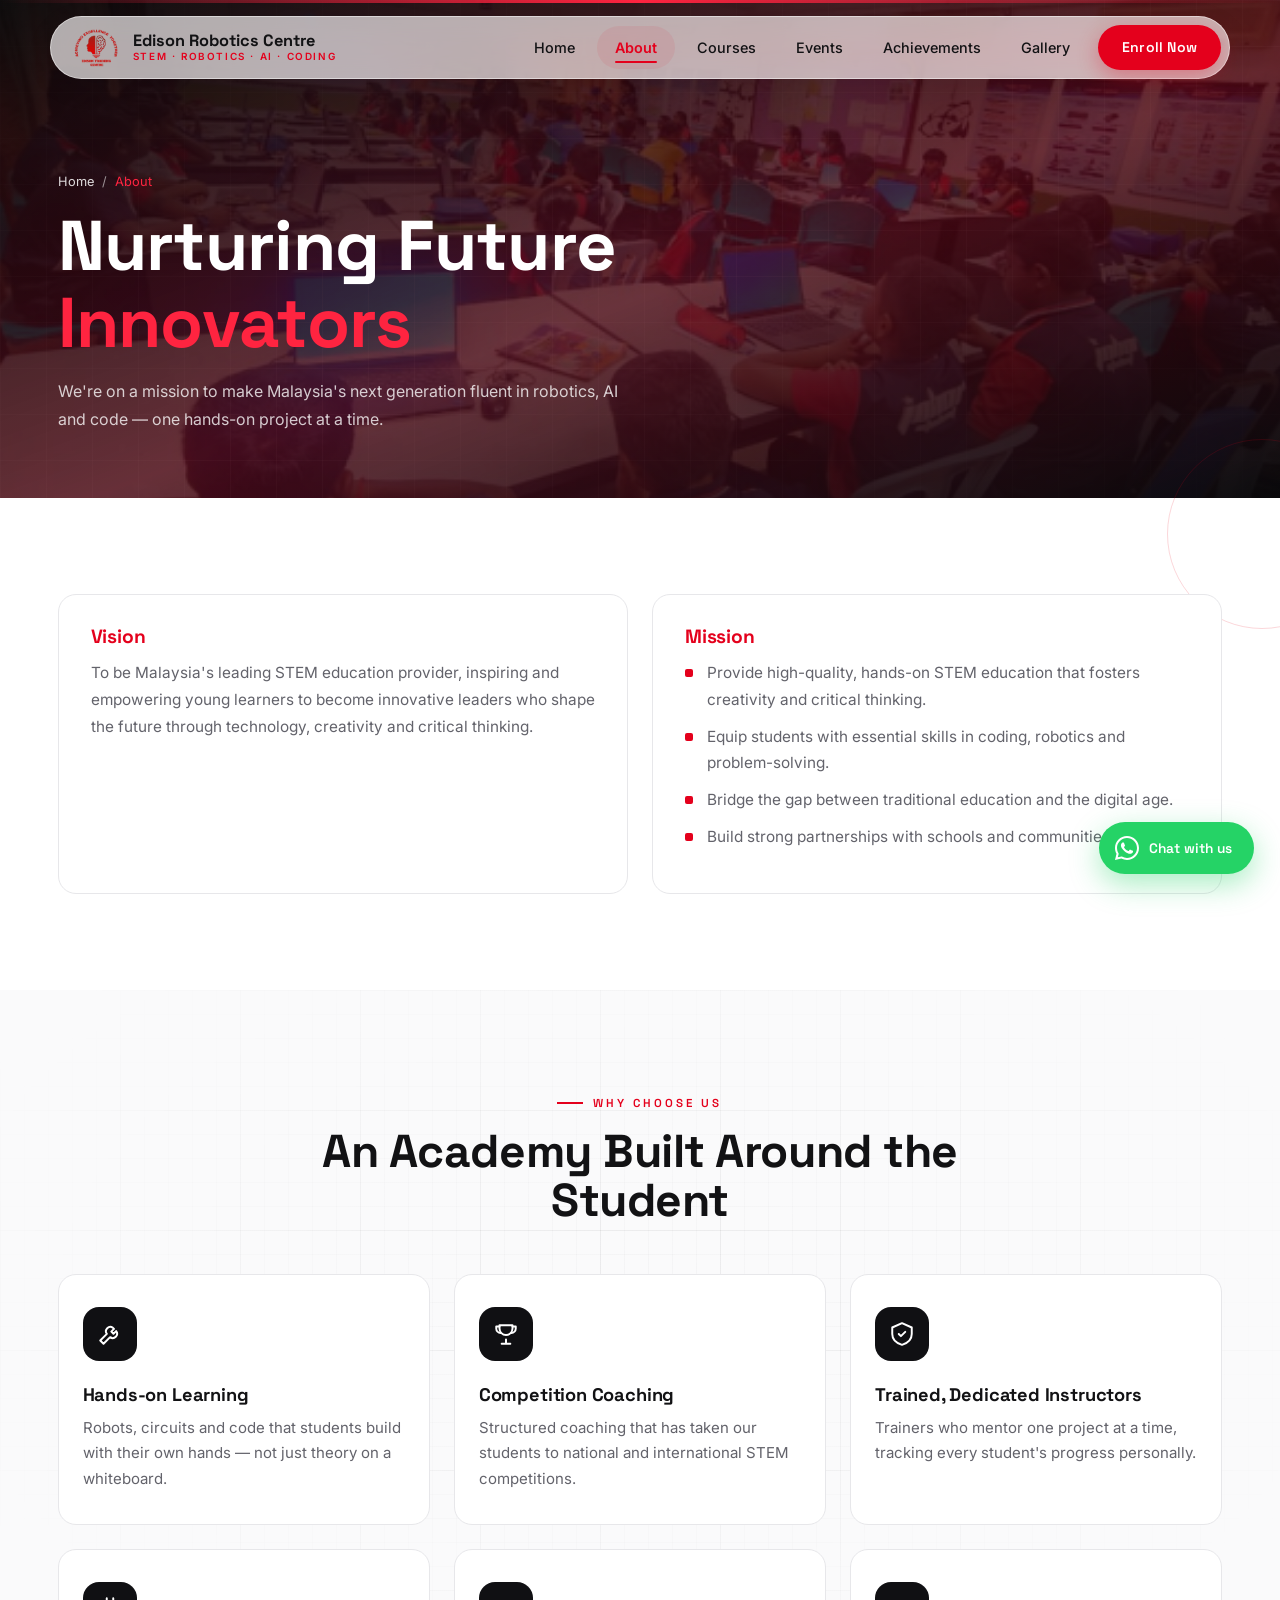
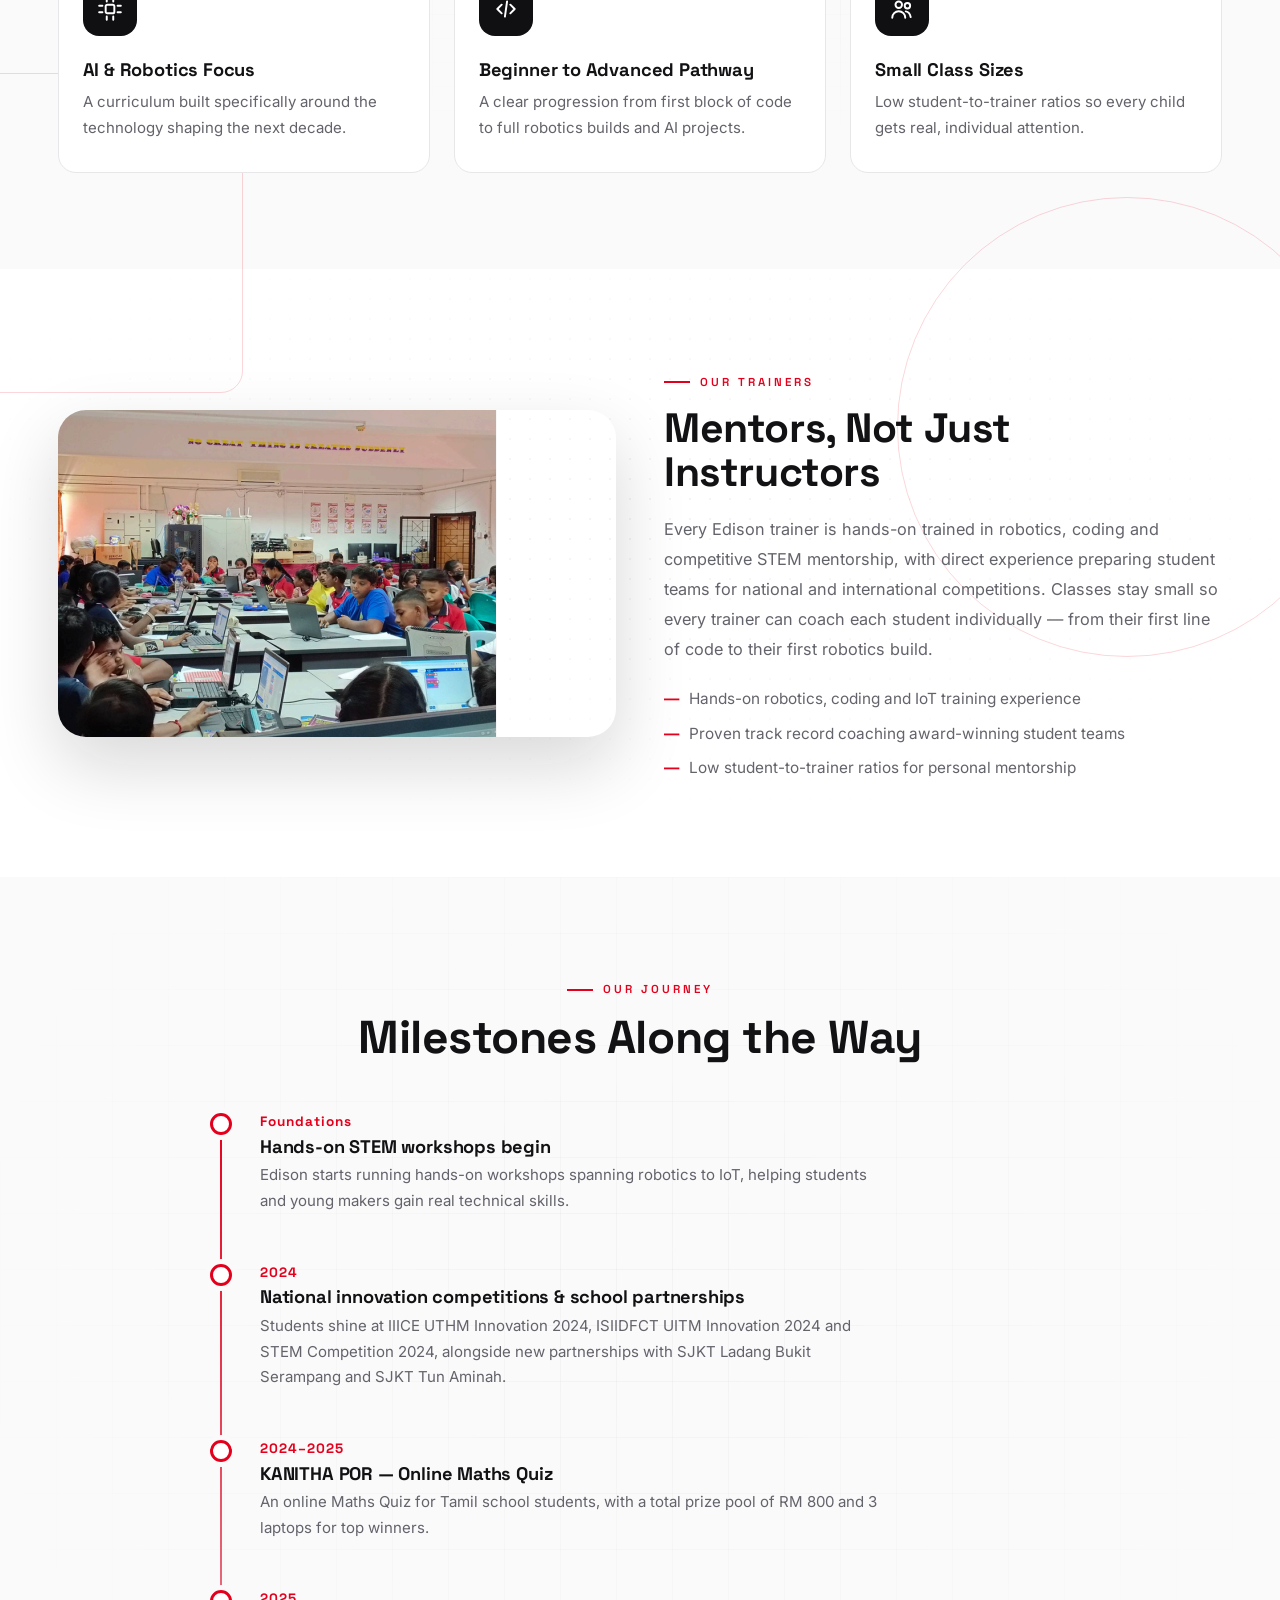
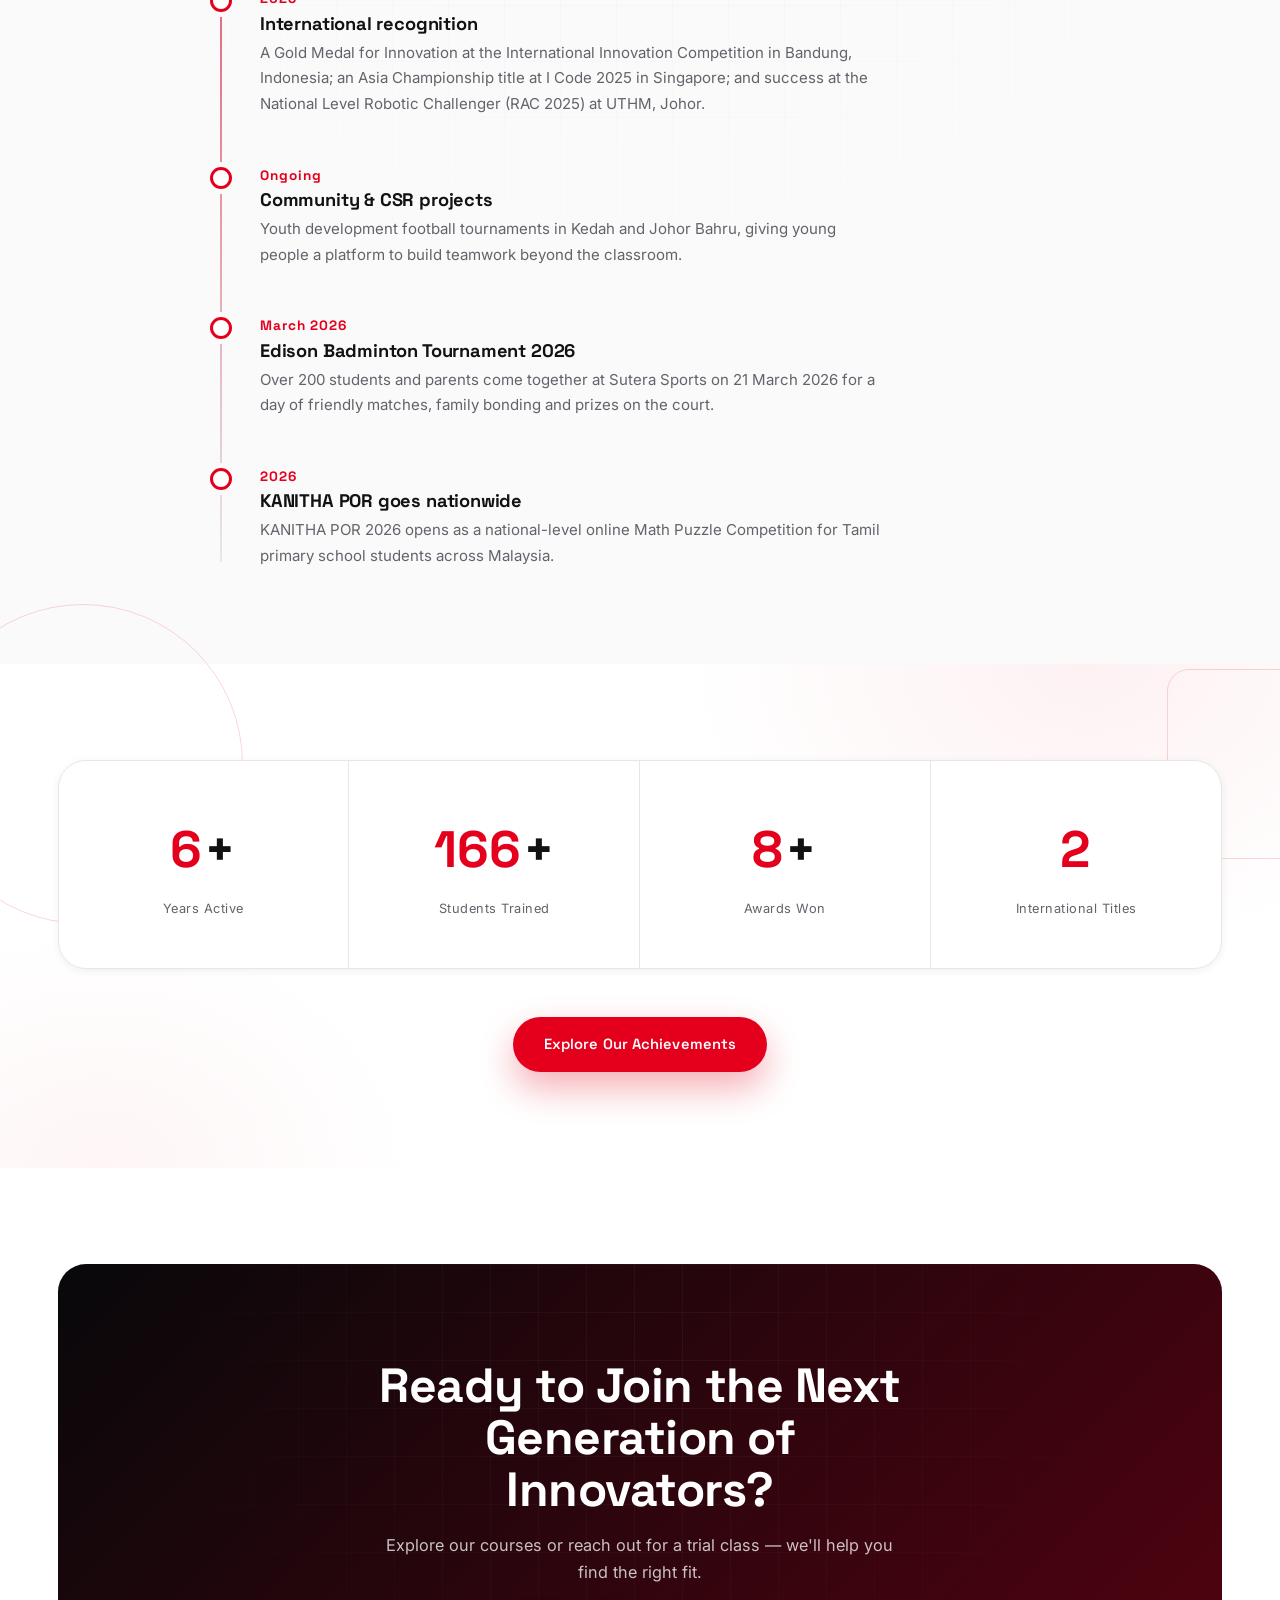
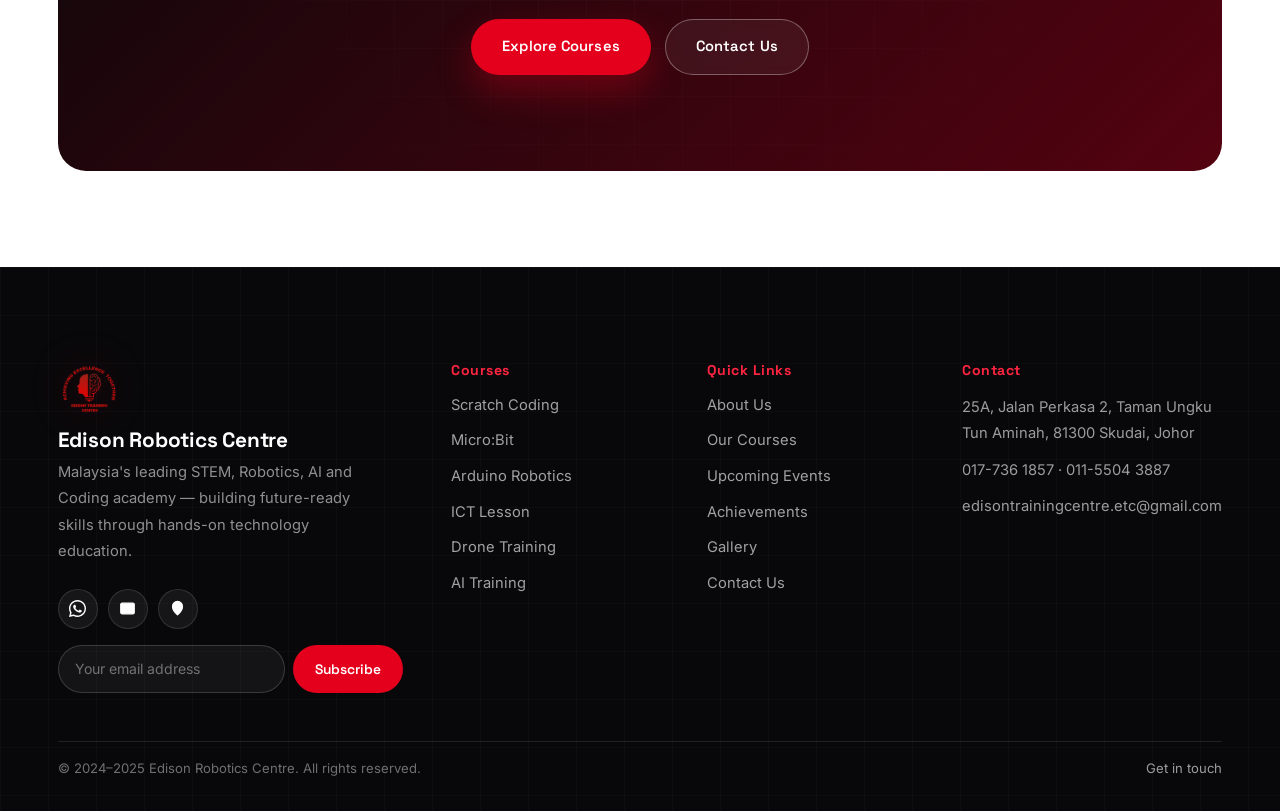
<file: about.html>
<!DOCTYPE html>
<html lang="en">
<head>
  <meta charset="utf-8" />
  <meta name="viewport" content="width=device-width,initial-scale=1" />
  <title>About Us — Edison Robotics Centre</title>
  <meta name="description" content="Meet Edison Robotics Centre — Malaysia's premier STEM, Robotics, AI and Coding academy. Our mission, vision, trainers and journey.">
  <link href="https://fonts.googleapis.com/css2?family=Space+Grotesk:wght@500;600;700&family=Inter:wght@400;500;600;700;800&display=swap" rel="stylesheet">
  <link rel="stylesheet" href="style.css">
</head>
<body>

  <header class="site-header">
    <div class="nav-container">
      <a href="index.html" class="nav-brand-link">
        <div class="nav-logo"><img src="assets/ach36.png" alt="Edison Robotics Centre logo"></div>
        <div class="nav-brand-text"><span class="name">Edison Robotics Centre</span><span class="tag">STEM · Robotics · AI · Coding</span></div>
      </a>
      <button class="nav-toggle" aria-label="Toggle menu"><span></span><span></span><span></span></button>
      <nav class="nav-menu">
        <a href="index.html">Home</a>
        <a href="about.html" class="active-link">About</a>
        <a href="courses.html">Courses</a>
        <a href="events.html">Events</a>
        <a href="achievement.html">Achievements</a>
        <a href="gallery.html">Gallery</a>
        <a href="contactus.html" class="nav-btn">Enroll Now</a>
      </nav>
    </div>
  </header>

  <!-- ===== HERO ===== -->
  <section class="page-hero">
    <div class="ph-bg" style="background-image:url('assets/ach1.PNG');"></div>
    <div class="ph-overlay"></div>
    <div class="ph-inner">
      <nav class="ph-crumb"><a href="index.html">Home</a><span>/</span><span class="current">About</span></nav>
      <h1>Nurturing Future <span class="accent">Innovators</span></h1>
      <p>We're on a mission to make Malaysia's next generation fluent in robotics, AI and code — one hands-on project at a time.</p>
    </div>
  </section>

  <!-- ===== MISSION / VISION ===== -->
  <section class="section deco-circle deco-sm deco-tr">
    <div class="container">
      <div class="feature-grid" style="grid-template-columns:1fr 1fr;">
        <div class="info-card reveal-left">
          <h3>Vision</h3>
          <p>To be Malaysia's leading STEM education provider, inspiring and empowering young learners
            to become innovative leaders who shape the future through technology, creativity and
            critical thinking.</p>
        </div>
        <div class="info-card reveal-right">
          <h3>Mission</h3>
          <ul>
            <li>Provide high-quality, hands-on STEM education that fosters creativity and critical thinking.</li>
            <li>Equip students with essential skills in coding, robotics and problem-solving.</li>
            <li>Bridge the gap between traditional education and the digital age.</li>
            <li>Build strong partnerships with schools and communities.</li>
          </ul>
        </div>
      </div>
    </div>
  </section>

  <!-- ===== WHY CHOOSE US ===== -->
  <section class="section bg-alt bg-pattern-blueprint deco-square deco-md deco-bl">
    <div class="container">
      <div class="section-head centered reveal">
        <span class="eyebrow">Why Choose Us</span>
        <h2>An Academy Built Around the Student</h2>
      </div>
      <div class="feature-grid">
        <article class="feature-card reveal d1">
          <span class="feature-icon" aria-hidden="true"><svg viewBox="0 0 24 24"><path d="M14.7 6.3a4 4 0 0 0-5.6 5.6L3 18l3 3 6.1-6.1a4 4 0 0 0 5.6-5.6l-2.5 2.5-2-2 2.5-2.5Z"/></svg></span>
          <h3>Hands-on Learning</h3>
          <p>Robots, circuits and code that students build with their own hands — not just theory on a whiteboard.</p>
        </article>
        <article class="feature-card reveal d2">
          <span class="feature-icon" aria-hidden="true"><svg viewBox="0 0 24 24"><path d="M8 21h8M12 17v4M6 4h12v3a6 6 0 0 1-12 0V4Z"/><path d="M6 5H3v2a4 4 0 0 0 4 4M18 5h3v2a4 4 0 0 1-4 4"/></svg></span>
          <h3>Competition Coaching</h3>
          <p>Structured coaching that has taken our students to national and international STEM competitions.</p>
        </article>
        <article class="feature-card reveal d3">
          <span class="feature-icon" aria-hidden="true"><svg viewBox="0 0 24 24"><path d="M12 2 3 6v6c0 5 4 8.5 9 10 5-1.5 9-5 9-10V6l-9-4Z"/><path d="m9 12 2 2 4-4"/></svg></span>
          <h3>Trained, Dedicated Instructors</h3>
          <p>Trainers who mentor one project at a time, tracking every student's progress personally.</p>
        </article>
        <article class="feature-card reveal d4">
          <span class="feature-icon" aria-hidden="true"><svg viewBox="0 0 24 24"><rect x="8" y="8" width="8" height="8" rx="1.5"/><path d="M9 2v3M15 2v3M9 19v3M15 19v3M2 9h3M2 15h3M19 9h3M19 15h3"/></svg></span>
          <h3>AI &amp; Robotics Focus</h3>
          <p>A curriculum built specifically around the technology shaping the next decade.</p>
        </article>
        <article class="feature-card reveal d5">
          <span class="feature-icon" aria-hidden="true"><svg viewBox="0 0 24 24"><path d="m8 8-4 4 4 4M16 8l4 4-4 4M13 5 11 19"/></svg></span>
          <h3>Beginner to Advanced Pathway</h3>
          <p>A clear progression from first block of code to full robotics builds and AI projects.</p>
        </article>
        <article class="feature-card reveal d6">
          <span class="feature-icon" aria-hidden="true"><svg viewBox="0 0 24 24"><circle cx="9" cy="8" r="3"/><circle cx="17" cy="9" r="2.5"/><path d="M3 20c0-3.3 2.7-6 6-6s6 2.7 6 6M15.5 14.2c2.3.3 4 2.2 4.5 5.3"/></svg></span>
          <h3>Small Class Sizes</h3>
          <p>Low student-to-trainer ratios so every child gets real, individual attention.</p>
        </article>
      </div>
    </div>
  </section>

  <!-- ===== TRAINERS ===== -->
  <section class="section bg-pattern-dots deco-circle deco-lg deco-tr deco-delay-1">
    <div class="container">
      <div class="split-2">
        <div class="reveal-left rounded-media">
          <img src="assets/ach3.PNG" alt="Edison Robotics Centre trainer guiding students">
        </div>
        <div class="reveal-right">
          <span class="eyebrow">Our Trainers</span>
          <h2 style="margin-top:0.9rem;font-size:clamp(1.8rem,3.2vw,2.6rem);">Mentors, Not Just Instructors</h2>
          <p style="margin-top:1.2rem;color:var(--text-muted);font-size:1.02rem;line-height:1.85;">
            Every Edison trainer is hands-on trained in robotics, coding and competitive STEM mentorship,
            with direct experience preparing student teams for national and international competitions.
            Classes stay small so every trainer can coach each student individually — from their first
            line of code to their first robotics build.
          </p>
          <ul style="margin-top:1.4rem;display:flex;flex-direction:column;gap:10px;">
            <li style="display:flex;gap:10px;color:var(--text-muted);font-size:0.96rem;"><span style="color:var(--red);font-weight:700;">—</span> Hands-on robotics, coding and IoT training experience</li>
            <li style="display:flex;gap:10px;color:var(--text-muted);font-size:0.96rem;"><span style="color:var(--red);font-weight:700;">—</span> Proven track record coaching award-winning student teams</li>
            <li style="display:flex;gap:10px;color:var(--text-muted);font-size:0.96rem;"><span style="color:var(--red);font-weight:700;">—</span> Low student-to-trainer ratios for personal mentorship</li>
          </ul>
        </div>
      </div>
    </div>
  </section>

  <!-- ===== TIMELINE ===== -->
  <section class="section bg-alt bg-pattern-grid deco-square deco-sm deco-br">
    <div class="container">
      <div class="section-head centered reveal">
        <span class="eyebrow">Our Journey</span>
        <h2>Milestones Along the Way</h2>
      </div>

      <div class="timeline">
        <div class="tl-item reveal">
          <span class="tl-dot"></span>
          <div class="tl-year">Foundations</div>
          <h3>Hands-on STEM workshops begin</h3>
          <p>Edison starts running hands-on workshops spanning robotics to IoT, helping students and young makers gain real technical skills.</p>
        </div>
        <div class="tl-item reveal">
          <span class="tl-dot"></span>
          <div class="tl-year">2024</div>
          <h3>National innovation competitions &amp; school partnerships</h3>
          <p>Students shine at IIICE UTHM Innovation 2024, ISIIDFCT UITM Innovation 2024 and STEM Competition 2024, alongside new partnerships with SJKT Ladang Bukit Serampang and SJKT Tun Aminah.</p>
        </div>
        <div class="tl-item reveal">
          <span class="tl-dot"></span>
          <div class="tl-year">2024–2025</div>
          <h3>KANITHA POR — Online Maths Quiz</h3>
          <p>An online Maths Quiz for Tamil school students, with a total prize pool of RM 800 and 3 laptops for top winners.</p>
        </div>
        <div class="tl-item reveal">
          <span class="tl-dot"></span>
          <div class="tl-year">2025</div>
          <h3>International recognition</h3>
          <p>A Gold Medal for Innovation at the International Innovation Competition in Bandung, Indonesia; an Asia Championship title at I Code 2025 in Singapore; and success at the National Level Robotic Challenger (RAC 2025) at UTHM, Johor.</p>
        </div>
        <div class="tl-item reveal">
          <span class="tl-dot"></span>
          <div class="tl-year">Ongoing</div>
          <h3>Community &amp; CSR projects</h3>
          <p>Youth development football tournaments in Kedah and Johor Bahru, giving young people a platform to build teamwork beyond the classroom.</p>
        </div>
        <div class="tl-item reveal">
          <span class="tl-dot"></span>
          <div class="tl-year">March 2026</div>
          <h3>Edison Badminton Tournament 2026</h3>
          <p>Over 200 students and parents come together at Sutera Sports on 21 March 2026 for a day of friendly matches, family bonding and prizes on the court.</p>
        </div>
        <div class="tl-item reveal">
          <span class="tl-dot"></span>
          <div class="tl-year">2026</div>
          <h3>KANITHA POR goes nationwide</h3>
          <p>KANITHA POR 2026 opens as a national-level online Math Puzzle Competition for Tamil primary school students across Malaysia.</p>
        </div>
      </div>
    </div>
  </section>

  <!-- ===== ACHIEVEMENTS STRIP ===== -->
  <section class="section bg-pattern-glow deco-circle deco-md deco-tl deco-delay-2">
    <div class="container">
      <div class="stats-strip light reveal-scale">
        <div class="stat-cell"><div class="stat-num" data-count-to="8">0<span class="suffix">+</span></div><div class="stat-label">Years Active</div></div>
        <div class="stat-cell"><div class="stat-num" data-count-to="200">0<span class="suffix">+</span></div><div class="stat-label">Students Trained</div></div>
        <div class="stat-cell"><div class="stat-num" data-count-to="10">0<span class="suffix">+</span></div><div class="stat-label">Awards Won</div></div>
        <div class="stat-cell"><div class="stat-num" data-count-to="3">0<span class="suffix"></span></div><div class="stat-label">International Titles</div></div>
      </div>
      <div style="text-align:center;margin-top:var(--sp-7);">
        <a href="achievement.html" class="btn btn-primary">Explore Our Achievements</a>
      </div>
    </div>
  </section>

  <!-- ===== CTA ===== -->
  <section class="section">
    <div class="container">
      <div class="cta-banner reveal-scale">
        <h2>Ready to Join the Next Generation of Innovators?</h2>
        <p>Explore our courses or reach out for a trial class — we'll help you find the right fit.</p>
        <div class="cta-actions">
          <a href="courses.html" class="btn btn-primary">Explore Courses</a>
          <a href="contactus.html" class="btn btn-ghost">Contact Us</a>
        </div>
      </div>
    </div>
  </section>

  <footer class="site-footer">
    <div class="footer-top">
      <div class="footer-brand">
        <img src="assets/ach36.png" alt="Edison Robotics Centre logo">
        <h2>Edison Robotics Centre</h2>
        <p>Malaysia's leading STEM, Robotics, AI and Coding academy — building future-ready skills through hands-on technology education.</p>
        <div class="footer-social">
          <a href="https://wa.me/60177361857" target="_blank" rel="noopener" aria-label="WhatsApp"><svg viewBox="0 0 32 32"><path d="M16 0C7.163 0 0 7.163 0 16c0 2.822.736 5.472 2.027 7.774L0 32l8.426-2.007A15.934 15.934 0 0016 32c8.837 0 16-7.163 16-16S24.837 0 16 0zm0 29.333a13.27 13.27 0 01-6.773-1.853l-.486-.289-5.002 1.192 1.227-4.878-.317-.5A13.267 13.267 0 012.667 16C2.667 8.636 8.636 2.667 16 2.667S29.333 8.636 29.333 16 23.364 29.333 16 29.333zm7.27-9.862c-.398-.199-2.354-1.162-2.718-1.294-.364-.133-.629-.199-.894.199-.265.398-1.027 1.294-1.259 1.559-.232.265-.464.298-.862.1-.398-.199-1.681-.619-3.203-1.977-1.184-1.056-1.983-2.36-2.215-2.758-.232-.398-.025-.614.174-.812.179-.178.398-.464.597-.696.199-.232.265-.398.398-.663.133-.265.066-.497-.033-.696-.1-.199-.894-2.154-1.225-2.95-.322-.773-.65-.668-.894-.68l-.762-.013c-.265 0-.696.1-1.061.497-.364.398-1.392 1.36-1.392 3.315s1.425 3.845 1.624 4.11c.199.265 2.804 4.28 6.793 5.999.95.41 1.692.655 2.27.839.954.304 1.822.261 2.509.158.765-.114 2.354-.962 2.687-1.891.332-.929.332-1.726.232-1.891-.099-.166-.364-.265-.762-.464z"/></svg></a>
          <a href="mailto:edisontrainingcentre.etc@gmail.com" aria-label="Email"><svg viewBox="0 0 24 24" fill="none" stroke="currentColor" stroke-width="1.8" stroke-linecap="round" stroke-linejoin="round"><rect x="2.5" y="4.5" width="19" height="15" rx="2"/><path d="m3 6 9 7 9-7"/></svg></a>
          <a href="https://www.google.com/maps?q=25A,+Jalan+Perkasa+2,+Taman+Ungku+Tun+Aminah,+81300+Skudai,+Johor" target="_blank" rel="noopener" aria-label="Location on Google Maps"><svg viewBox="0 0 24 24" fill="none" stroke="currentColor" stroke-width="1.8" stroke-linecap="round" stroke-linejoin="round"><path d="M12 21s7-6.5 7-12a7 7 0 0 0-14 0c0 5.5 7 12 7 12Z"/><circle cx="12" cy="9" r="2.5"/></svg></a>
        </div>
        <form class="footer-newsletter" onsubmit="event.preventDefault(); this.reset(); alert('Thanks for subscribing!');">
          <input type="email" placeholder="Your email address" aria-label="Email for newsletter" required>
          <button type="submit">Subscribe</button>
        </form>
      </div>
      <div class="footer-col">
        <h3>Courses</h3>
        <a href="scratch.html">Scratch Coding</a>
        <a href="microbit.html">Micro:Bit</a>
        <a href="arduino.html">Arduino Robotics</a>
        <a href="computer.html">ICT Lesson</a>
        <a href="drone.html">Drone Training</a>
        <a href="ai.html">AI Training</a>
      </div>
      <div class="footer-col">
        <h3>Quick Links</h3>
        <a href="about.html">About Us</a>
        <a href="courses.html">Our Courses</a>
        <a href="events.html">Upcoming Events</a>
        <a href="achievement.html">Achievements</a>
        <a href="gallery.html">Gallery</a>
        <a href="contactus.html">Contact Us</a>
      </div>
      <div class="footer-col">
        <h3>Contact</h3>
        <p>25A, Jalan Perkasa 2, Taman Ungku Tun Aminah, 81300 Skudai, Johor</p>
        <p>017-736 1857 &middot; 011-5504 3887</p>
        <p>edisontrainingcentre.etc@gmail.com</p>
      </div>
    </div>
    <div class="footer-bottom">
      <p>&copy; 2024–2025 Edison Robotics Centre. All rights reserved.</p>
      <p><a href="contactus.html">Get in touch</a></p>
    </div>
  </footer>

  <a href="https://wa.me/60177361857" target="_blank" rel="noopener noreferrer" class="whatsapp-fab" aria-label="Chat with us on WhatsApp">
    <svg viewBox="0 0 32 32" fill="white"><path d="M16 0C7.163 0 0 7.163 0 16c0 2.822.736 5.472 2.027 7.774L0 32l8.426-2.007A15.934 15.934 0 0016 32c8.837 0 16-7.163 16-16S24.837 0 16 0zm0 29.333a13.27 13.27 0 01-6.773-1.853l-.486-.289-5.002 1.192 1.227-4.878-.317-.5A13.267 13.267 0 012.667 16C2.667 8.636 8.636 2.667 16 2.667S29.333 8.636 29.333 16 23.364 29.333 16 29.333zm7.27-9.862c-.398-.199-2.354-1.162-2.718-1.294-.364-.133-.629-.199-.894.199-.265.398-1.027 1.294-1.259 1.559-.232.265-.464.298-.862.1-.398-.199-1.681-.619-3.203-1.977-1.184-1.056-1.983-2.36-2.215-2.758-.232-.398-.025-.614.174-.812.179-.178.398-.464.597-.696.199-.232.265-.398.398-.663.133-.265.066-.497-.033-.696-.1-.199-.894-2.154-1.225-2.95-.322-.773-.65-.668-.894-.68l-.762-.013c-.265 0-.696.1-1.061.497-.364.398-1.392 1.36-1.392 3.315s1.425 3.845 1.624 4.11c.199.265 2.804 4.28 6.793 5.999.95.41 1.692.655 2.27.839.954.304 1.822.261 2.509.158.765-.114 2.354-.962 2.687-1.891.332-.929.332-1.726.232-1.891-.099-.166-.364-.265-.762-.464z"/></svg>
    <span class="wa-label">Chat with us</span>
  </a>

  <script src="main.js"></script>
</body>
</html>
</file>
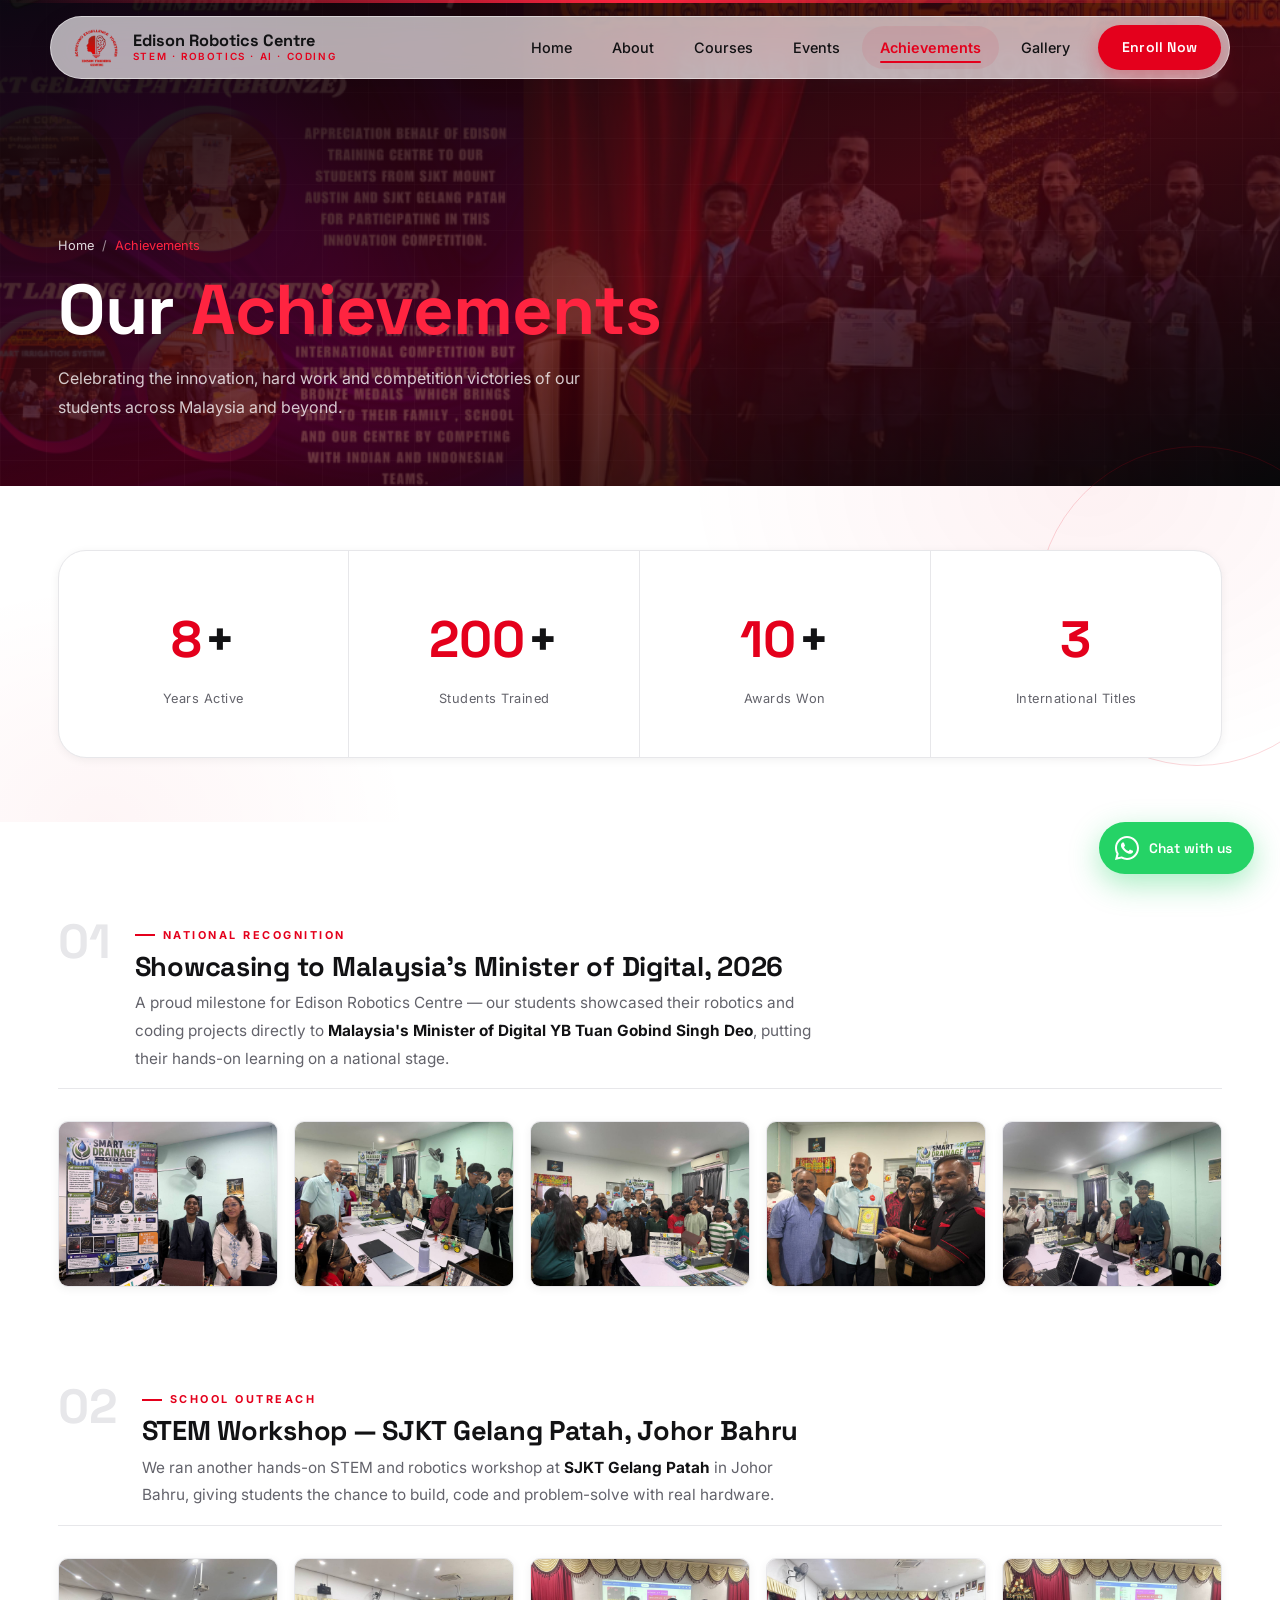
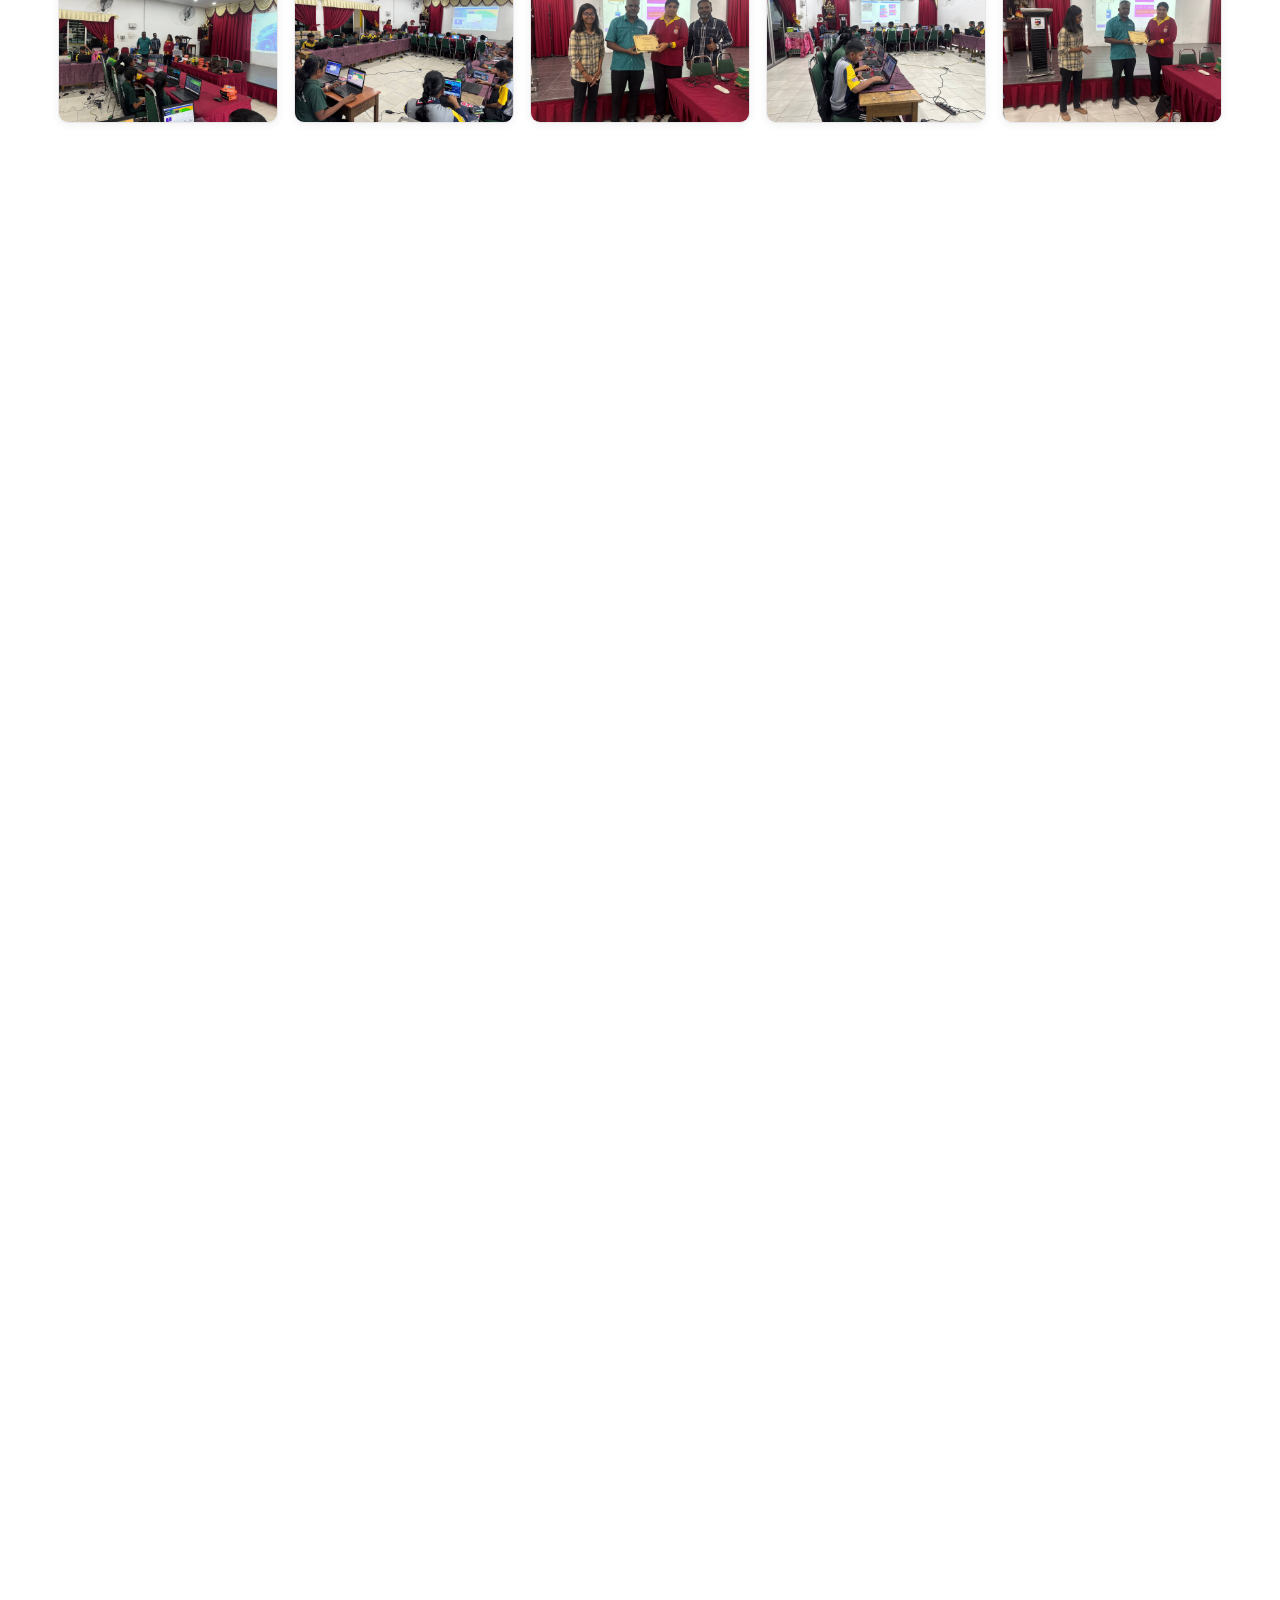
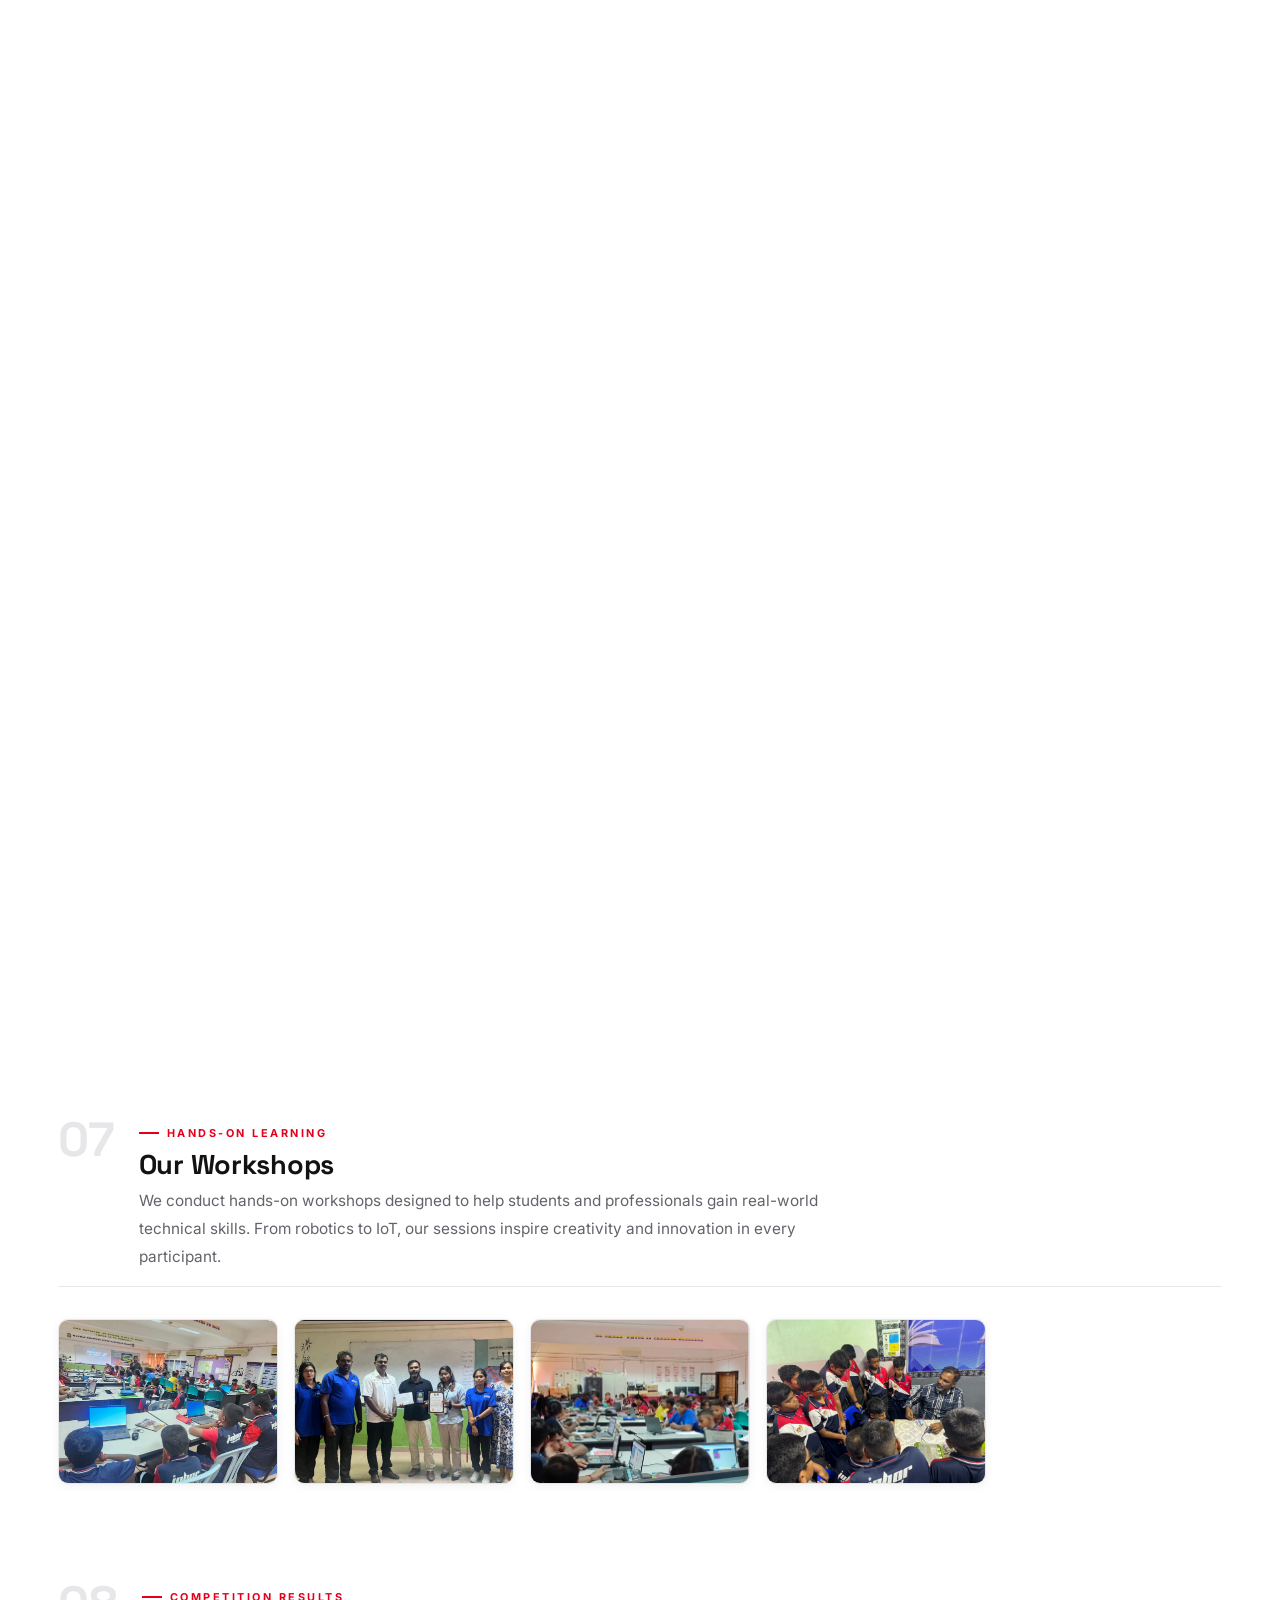
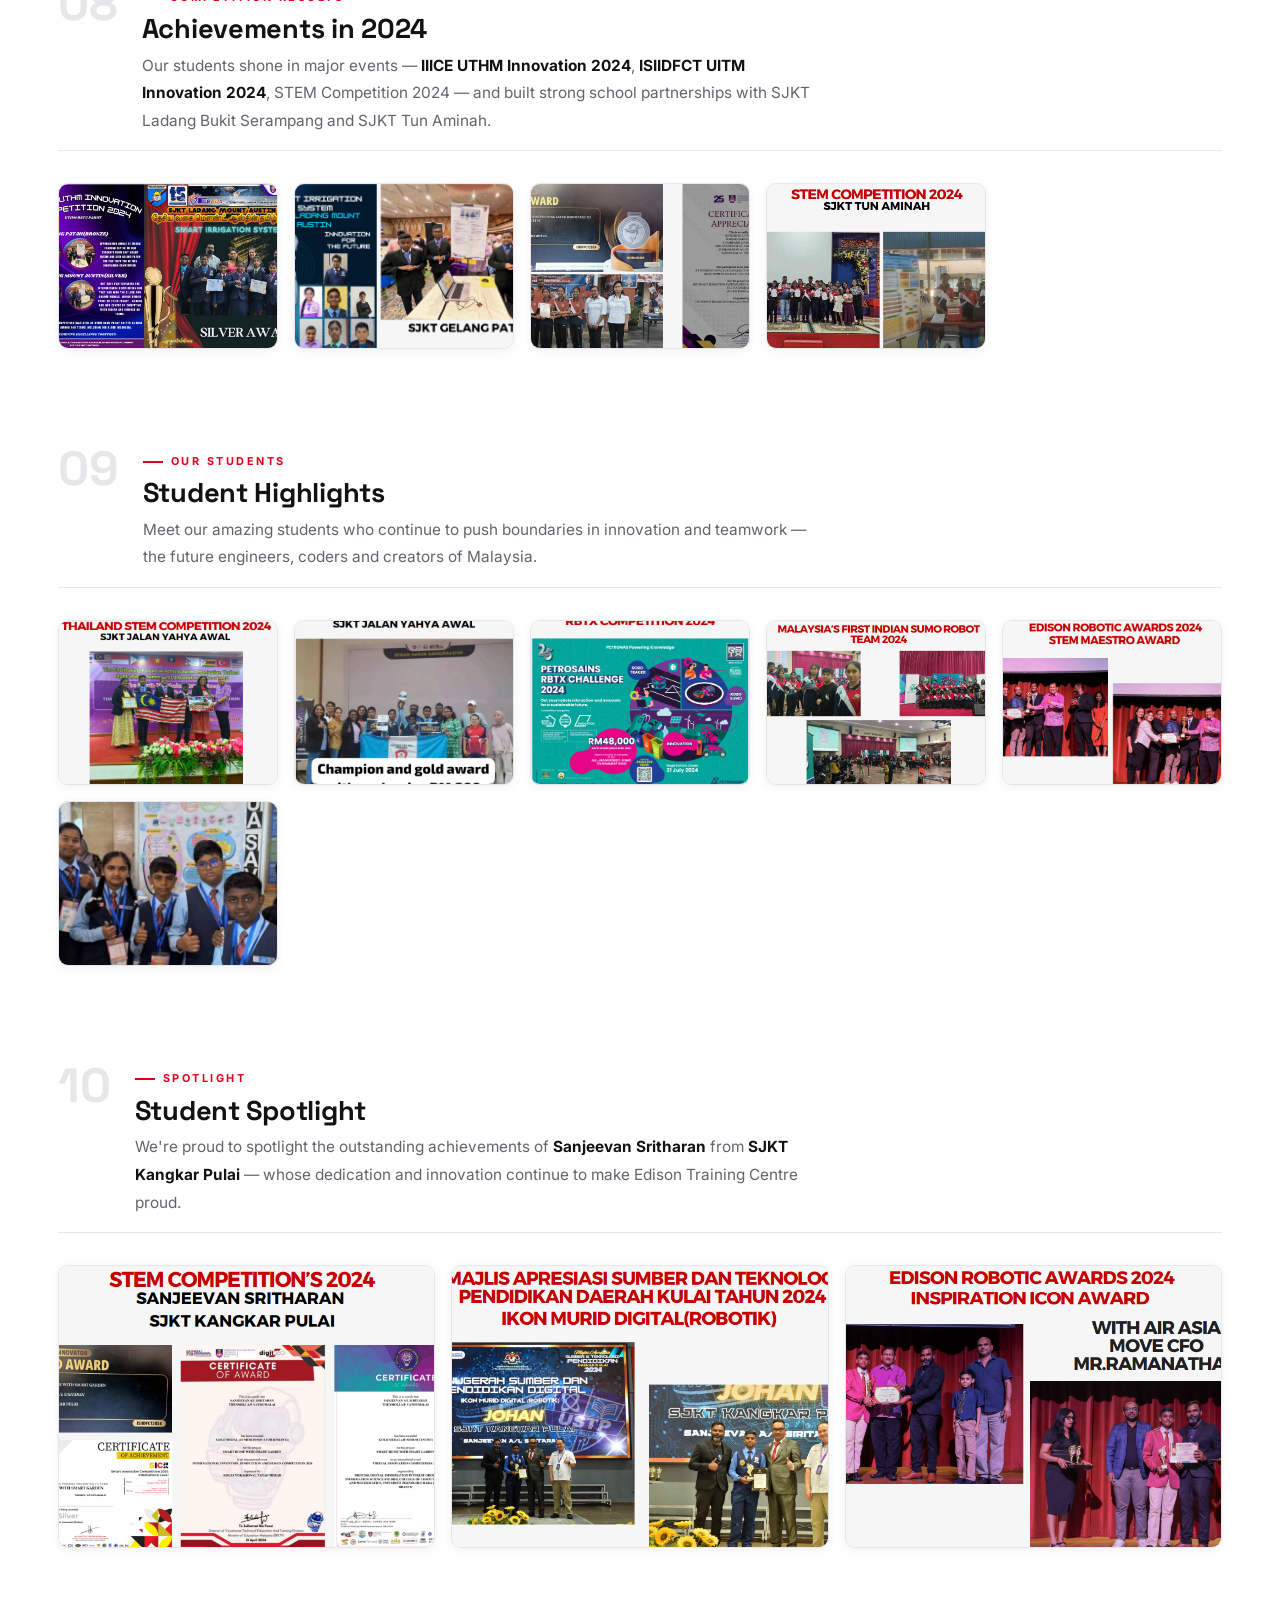
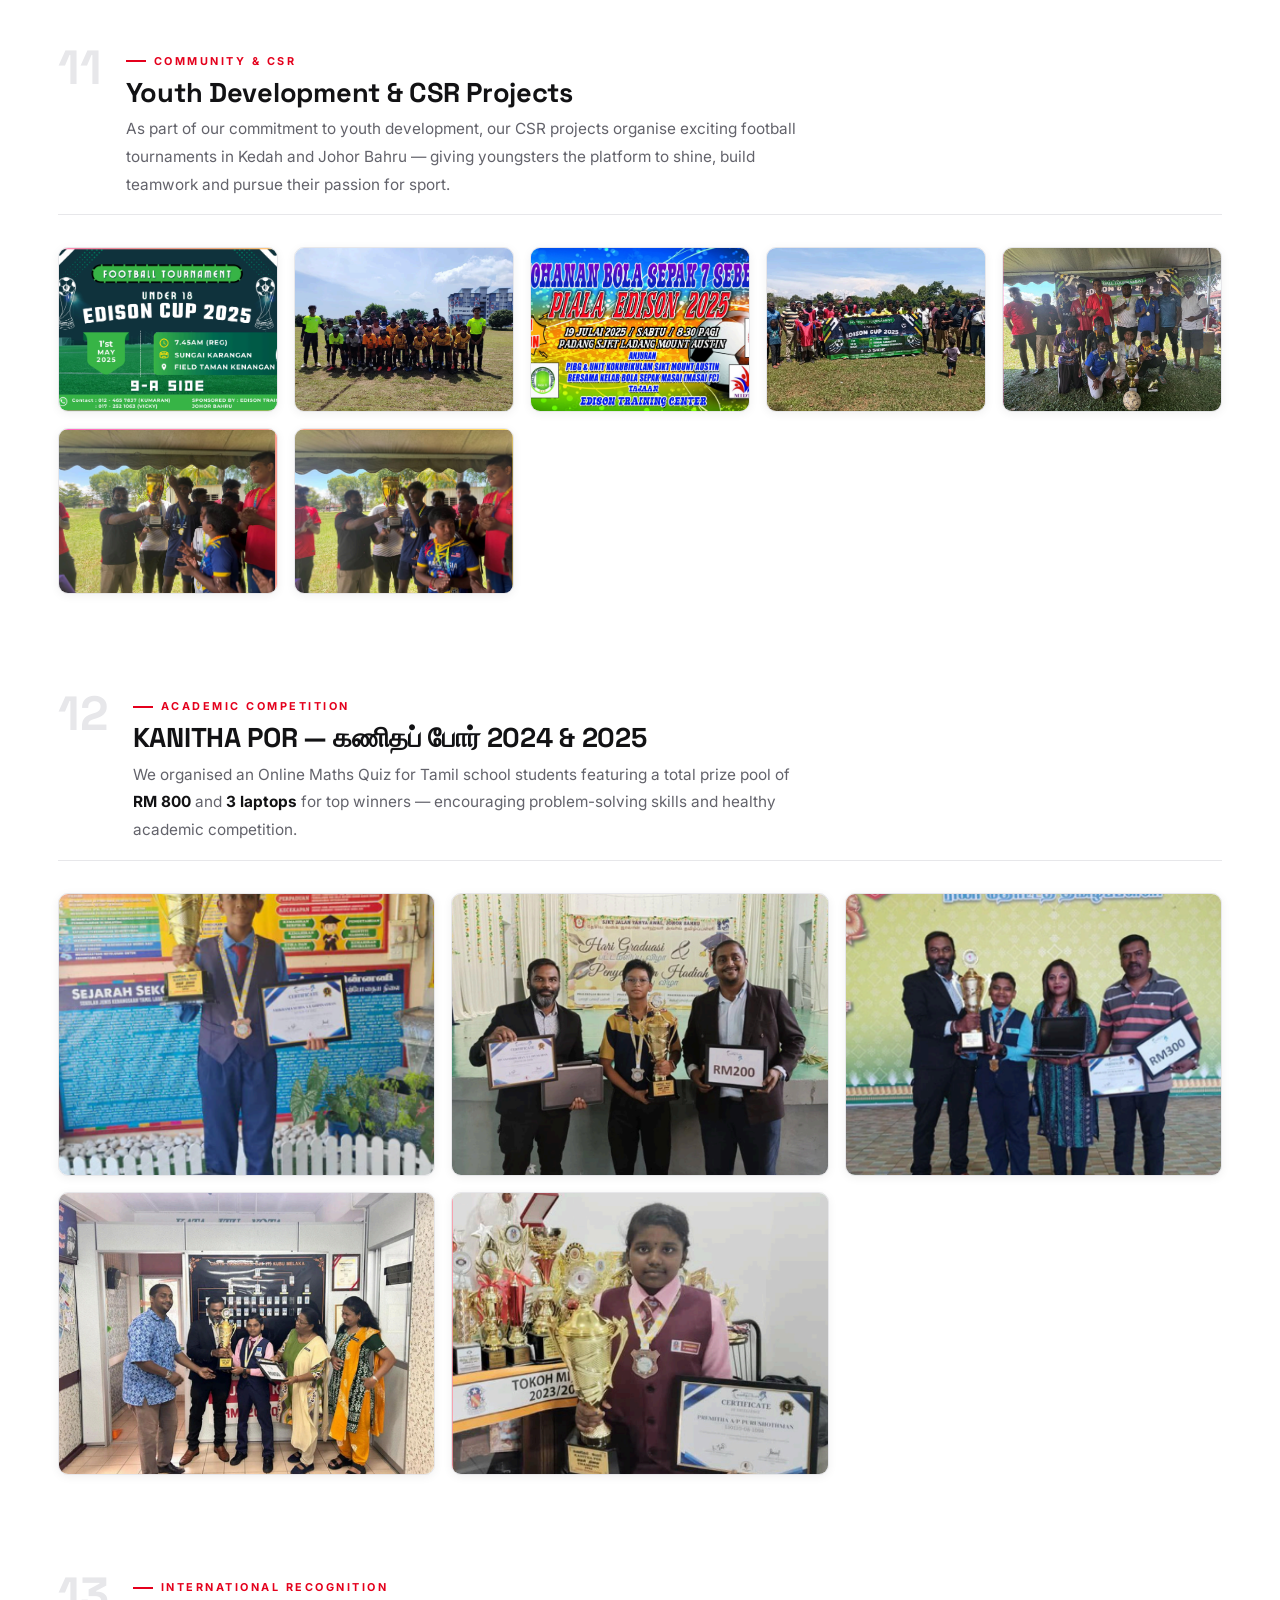
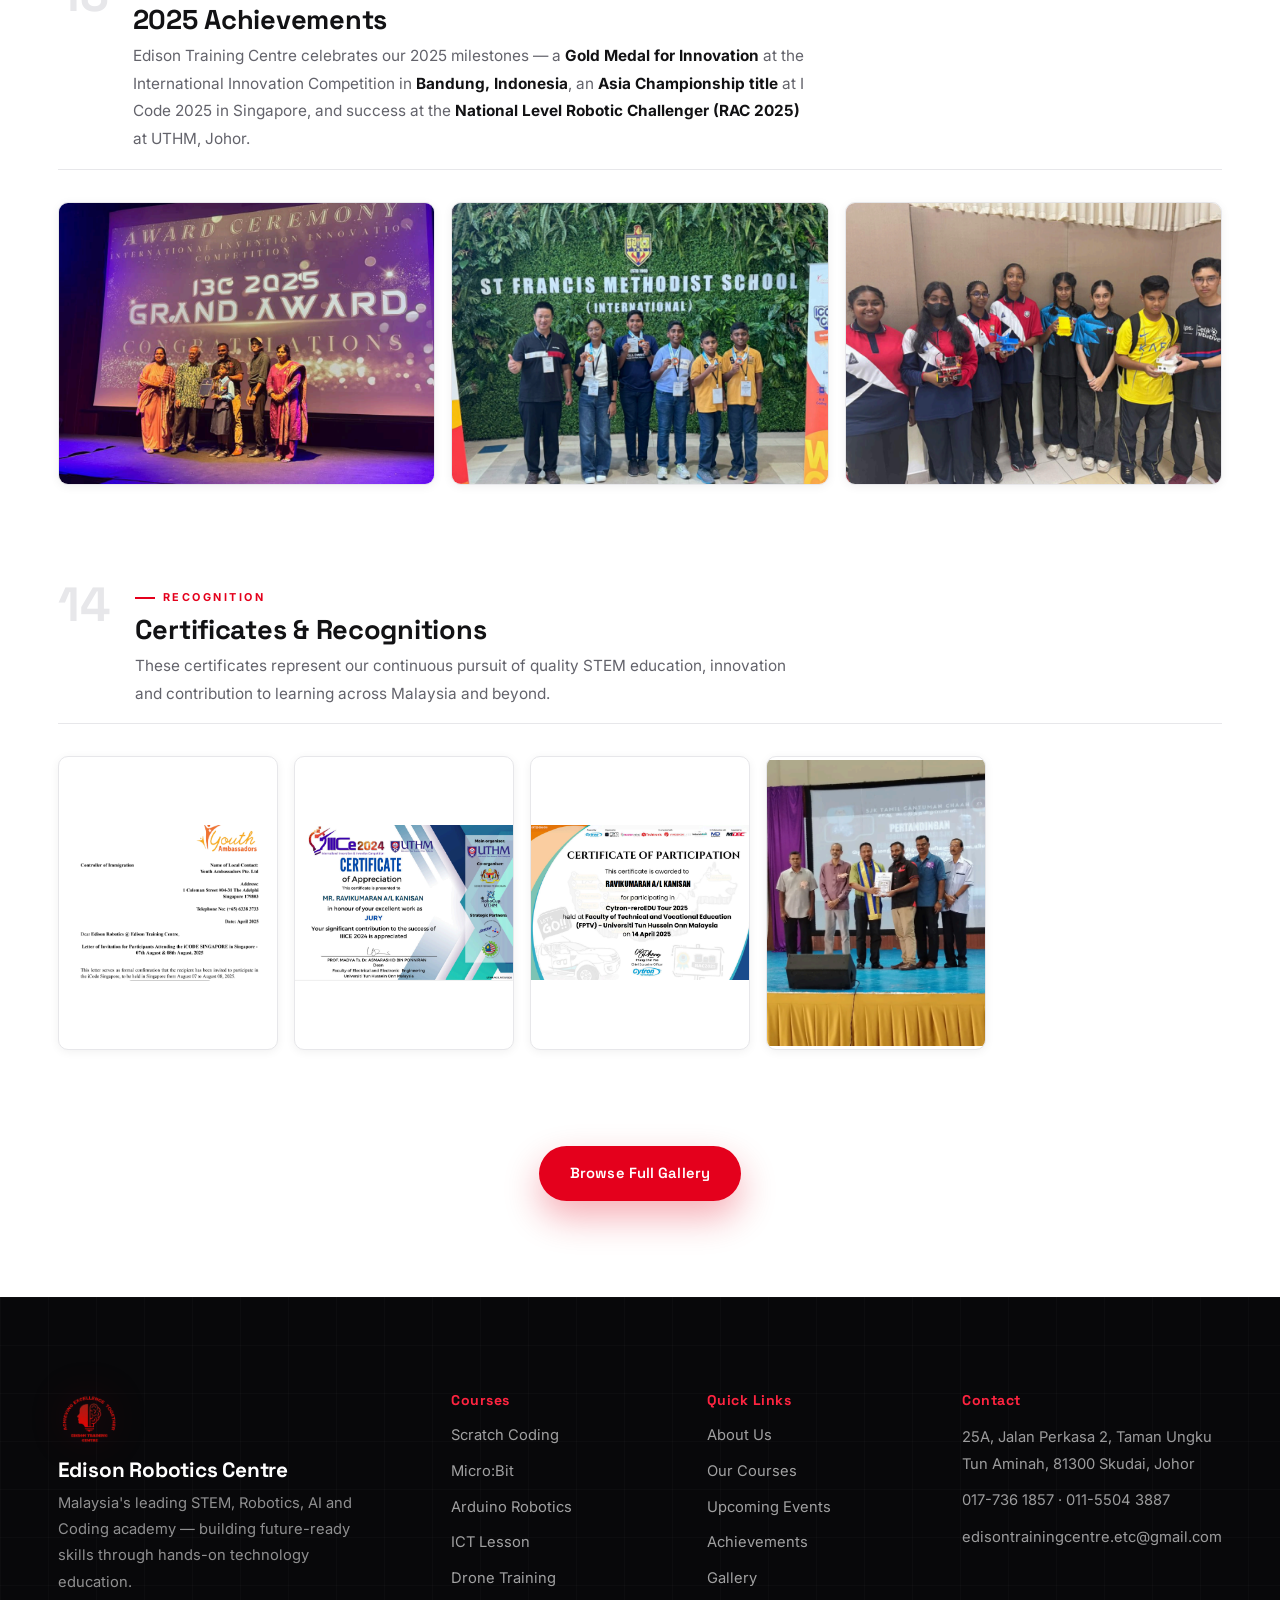
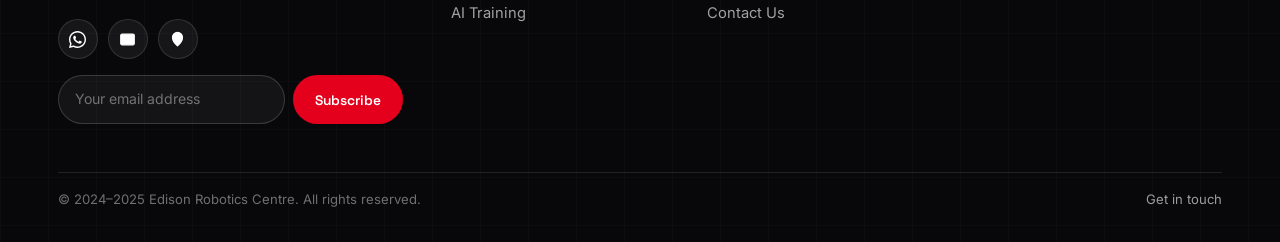
<file: achievement.html>
<!DOCTYPE html>
<html lang="en">
<head>
  <meta charset="utf-8" />
  <meta name="viewport" content="width=device-width,initial-scale=1" />
  <title>Our Achievements — Edison Robotics Centre</title>
  <meta name="description" content="Celebrating the innovation, hard work and competition victories of Edison Robotics Centre students across Malaysia and beyond.">
  <link href="https://fonts.googleapis.com/css2?family=Space+Grotesk:wght@500;600;700&family=Inter:wght@400;500;600;700;800&display=swap" rel="stylesheet">
  <link rel="stylesheet" href="style.css">
  <link rel="stylesheet" href="achievements.css">
</head>
<body>

  <div class="lightbox-overlay" id="lightbox" aria-modal="true" role="dialog">
    <button class="lightbox-close" id="lb-close" aria-label="Close">&times;</button>
    <div id="lb-stage"></div>
  </div>

  <header class="site-header">
    <div class="nav-container">
      <a href="index.html" class="nav-brand-link">
        <div class="nav-logo"><img src="assets/ach36.png" alt="Edison Robotics Centre logo"></div>
        <div class="nav-brand-text"><span class="name">Edison Robotics Centre</span><span class="tag">STEM · Robotics · AI · Coding</span></div>
      </a>
      <button class="nav-toggle" aria-label="Toggle menu"><span></span><span></span><span></span></button>
      <nav class="nav-menu">
        <a href="index.html">Home</a>
        <a href="about.html">About</a>
        <a href="courses.html">Courses</a>
        <a href="events.html">Events</a>
        <a href="achievement.html" class="active-link">Achievements</a>
        <a href="gallery.html">Gallery</a>
        <a href="contactus.html" class="nav-btn">Enroll Now</a>
      </nav>
    </div>
  </header>

  <section class="page-hero">
    <div class="ph-bg" style="background-image:url('assets/ach4.PNG');"></div>
    <div class="ph-overlay"></div>
    <div class="ph-inner">
      <nav class="ph-crumb"><a href="index.html">Home</a><span>/</span><span class="current">Achievements</span></nav>
      <h1>Our <span class="accent">Achievements</span></h1>
      <p>Celebrating the innovation, hard work and competition victories of our students across Malaysia and beyond.</p>
    </div>
  </section>

  <section class="section-tight bg-pattern-glow deco-circle deco-md deco-tr">
    <div class="container">
      <div class="stats-strip light reveal-scale">
        <div class="stat-cell"><div class="stat-num" data-count-to="8">0<span class="suffix">+</span></div><div class="stat-label">Years Active</div></div>
        <div class="stat-cell"><div class="stat-num" data-count-to="200">0<span class="suffix">+</span></div><div class="stat-label">Students Trained</div></div>
        <div class="stat-cell"><div class="stat-num" data-count-to="10">0<span class="suffix">+</span></div><div class="stat-label">Awards Won</div></div>
        <div class="stat-cell"><div class="stat-num" data-count-to="3">0<span class="suffix"></span></div><div class="stat-label">International Titles</div></div>
      </div>
    </div>
  </section>

  <main class="section">
    <div class="container">

      <div class="chapter">
        <div class="chapter-head reveal">
          <div class="chapter-number">01</div>
          <div class="chapter-meta">
            <p class="chapter-tag">National Recognition</p>
            <h2 class="chapter-title">Showcasing to Malaysia's Minister of Digital, 2026</h2>
            <p class="chapter-desc">A proud milestone for Edison Robotics Centre — our students showcased their robotics and coding projects directly to <strong>Malaysia's Minister of Digital YB Tuan Gobind Singh Deo</strong>, putting their hands-on learning on a national stage.</p>
          </div>
        </div>
        <div class="grid-tiles">
          <div class="img-tile lb-trigger reveal d1" data-full="assets/ach-minister-showcase1.jpg"><img src="assets/ach-minister-showcase1.jpg" alt="Students showcasing their projects to Malaysia's Minister of Digital, 2026" loading="lazy"></div>
          <div class="img-tile lb-trigger reveal d2" data-full="assets/ach-minister-showcase2.jpg"><img src="assets/ach-minister-showcase2.jpg" alt="Students showcasing their projects to Malaysia's Minister of Digital, 2026" loading="lazy"></div>
          <div class="img-tile lb-trigger reveal d3" data-full="assets/ach-minister-showcase3.jpg"><img src="assets/ach-minister-showcase3.jpg" alt="Students showcasing their projects to Malaysia's Minister of Digital, 2026" loading="lazy"></div>
          <div class="img-tile lb-trigger reveal d4" data-full="assets/ach-minister-showcase4.jpg"><img src="assets/ach-minister-showcase4.jpg" alt="Students showcasing their projects to Malaysia's Minister of Digital, 2026" loading="lazy"></div>
          <div class="img-tile lb-trigger reveal d5" data-full="assets/ach-minister-showcase5.jpg"><img src="assets/ach-minister-showcase5.jpg" alt="Students showcasing their projects to Malaysia's Minister of Digital, 2026" loading="lazy"></div>
        </div>
      </div>

      <div class="chapter">
        <div class="chapter-head reveal">
          <div class="chapter-number">02</div>
          <div class="chapter-meta">
            <p class="chapter-tag">School Outreach</p>
            <h2 class="chapter-title">STEM Workshop — SJKT Gelang Patah, Johor Bahru</h2>
            <p class="chapter-desc">We ran another hands-on STEM and robotics workshop at <strong>SJKT Gelang Patah</strong> in Johor Bahru, giving students the chance to build, code and problem-solve with real hardware.</p>
          </div>
        </div>
        <div class="grid-tiles">
          <div class="img-tile lb-trigger reveal d1" data-full="assets/ach-workshop-gelangpatah1.jpg"><img src="assets/ach-workshop-gelangpatah1.jpg" alt="STEM workshop at SJKT Gelang Patah, Johor Bahru" loading="lazy"></div>
          <div class="img-tile lb-trigger reveal d2" data-full="assets/ach-workshop-gelangpatah2.jpg"><img src="assets/ach-workshop-gelangpatah2.jpg" alt="STEM workshop at SJKT Gelang Patah, Johor Bahru" loading="lazy"></div>
          <div class="img-tile lb-trigger reveal d3" data-full="assets/ach-workshop-gelangpatah3.jpg"><img src="assets/ach-workshop-gelangpatah3.jpg" alt="STEM workshop at SJKT Gelang Patah, Johor Bahru" loading="lazy"></div>
          <div class="img-tile lb-trigger reveal d4" data-full="assets/ach-workshop-gelangpatah4.jpg"><img src="assets/ach-workshop-gelangpatah4.jpg" alt="STEM workshop at SJKT Gelang Patah, Johor Bahru" loading="lazy"></div>
          <div class="img-tile lb-trigger reveal d5" data-full="assets/ach-workshop-gelangpatah5.jpg"><img src="assets/ach-workshop-gelangpatah5.jpg" alt="STEM workshop at SJKT Gelang Patah, Johor Bahru" loading="lazy"></div>
        </div>
      </div>

      <div class="chapter">
        <div class="chapter-head reveal">
          <div class="chapter-number">03</div>
          <div class="chapter-meta">
            <p class="chapter-tag">Competition Results</p>
            <h2 class="chapter-title">National Robotic League — Paradigm Mall, Johor Bahru</h2>
            <p class="chapter-desc">Our young roboticists took home <strong>2nd</strong> and <strong>3rd place</strong> at the National Robotic League held at Paradigm Mall, Johor Bahru — going head-to-head with teams from across the country on the big stage.</p>
          </div>
        </div>
        <div class="grid-tiles">
          <div class="img-tile lb-trigger reveal d1" data-full="assets/ach-nrl-jb1.jpg"><img src="assets/ach-nrl-jb1.jpg" alt="Students winning at the National Robotic League, Paradigm Mall Johor Bahru" loading="lazy"></div>
          <div class="img-tile lb-trigger reveal d2" data-full="assets/ach-nrl-jb2.jpg"><img src="assets/ach-nrl-jb2.jpg" alt="Students winning at the National Robotic League, Paradigm Mall Johor Bahru" loading="lazy"></div>
          <div class="img-tile lb-trigger reveal d3" data-full="assets/ach-nrl-jb3.jpg"><img src="assets/ach-nrl-jb3.jpg" alt="Students winning at the National Robotic League, Paradigm Mall Johor Bahru" loading="lazy"></div>
          <div class="img-tile lb-trigger reveal d4" data-full="assets/ach-nrl-jb4.jpg"><img src="assets/ach-nrl-jb4.jpg" alt="Students winning at the National Robotic League, Paradigm Mall Johor Bahru" loading="lazy"></div>
          <div class="img-tile lb-trigger reveal d5" data-full="assets/ach-nrl-jb5.jpg"><img src="assets/ach-nrl-jb5.jpg" alt="Students winning at the National Robotic League, Paradigm Mall Johor Bahru" loading="lazy"></div>
        </div>
      </div>

      <div class="chapter">
        <div class="chapter-head reveal">
          <div class="chapter-number">04</div>
          <div class="chapter-meta">
            <p class="chapter-tag">School Outreach</p>
            <h2 class="chapter-title">STEM Workshop — SJKT Lobak, Negeri Sembilan</h2>
            <p class="chapter-desc">Our trainers travelled to <strong>SJKT Lobak</strong> in Negeri Sembilan to run a hands-on STEM and robotics workshop, giving students outside our home state their first taste of building and coding real projects.</p>
          </div>
        </div>
        <div class="grid-tiles">
          <div class="img-tile lb-trigger reveal d1" data-full="assets/ach-workshop-lobak1.jpg"><img src="assets/ach-workshop-lobak1.jpg" alt="STEM workshop at SJKT Lobak, Negeri Sembilan" loading="lazy"></div>
          <div class="img-tile lb-trigger reveal d2" data-full="assets/ach-workshop-lobak2.jpg"><img src="assets/ach-workshop-lobak2.jpg" alt="STEM workshop at SJKT Lobak, Negeri Sembilan" loading="lazy"></div>
          <div class="img-tile lb-trigger reveal d3" data-full="assets/ach-workshop-lobak3.jpg"><img src="assets/ach-workshop-lobak3.jpg" alt="STEM workshop at SJKT Lobak, Negeri Sembilan" loading="lazy"></div>
          <div class="img-tile lb-trigger reveal d4" data-full="assets/ach-workshop-lobak4.jpg"><img src="assets/ach-workshop-lobak4.jpg" alt="STEM workshop at SJKT Lobak, Negeri Sembilan" loading="lazy"></div>
          <div class="img-tile lb-trigger reveal d5" data-full="assets/ach-workshop-lobak5.jpg"><img src="assets/ach-workshop-lobak5.jpg" alt="STEM workshop at SJKT Lobak, Negeri Sembilan" loading="lazy"></div>
          <div class="img-tile lb-trigger reveal d6" data-full="assets/ach-workshop-lobak6.jpg"><img src="assets/ach-workshop-lobak6.jpg" alt="STEM workshop at SJKT Lobak, Negeri Sembilan" loading="lazy"></div>
        </div>
      </div>

      <div class="chapter">
        <div class="chapter-head reveal">
          <div class="chapter-number">05</div>
          <div class="chapter-meta">
            <p class="chapter-tag">School Outreach</p>
            <h2 class="chapter-title">Micro:Bit Workshop — SJKT Bukit Serampang</h2>
            <p class="chapter-desc">We brought hands-on Micro:Bit coding to <strong>SJKT Bukit Serampang</strong> in Johor Bahru, Johor — running the workshop section by section to reach around <strong>100 students</strong> with real, hands-on time on the boards.</p>
          </div>
        </div>
        <div class="grid-tiles">
          <div class="img-tile lb-trigger reveal d1" data-full="assets/ach-microbit-sjkt1.jpg"><img src="assets/ach-microbit-sjkt1.jpg" alt="Students at the Micro:Bit workshop at SJKT Bukit Serampang" loading="lazy"></div>
          <div class="img-tile lb-trigger reveal d2" data-full="assets/ach-microbit-sjkt2.jpg"><img src="assets/ach-microbit-sjkt2.jpg" alt="Students at the Micro:Bit workshop at SJKT Bukit Serampang" loading="lazy"></div>
          <div class="img-tile lb-trigger reveal d3" data-full="assets/ach-microbit-sjkt3.jpg"><img src="assets/ach-microbit-sjkt3.jpg" alt="Students at the Micro:Bit workshop at SJKT Bukit Serampang" loading="lazy"></div>
          <div class="img-tile lb-trigger reveal d4" data-full="assets/ach-microbit-sjkt4.jpg"><img src="assets/ach-microbit-sjkt4.jpg" alt="Students at the Micro:Bit workshop at SJKT Bukit Serampang" loading="lazy"></div>
          <div class="img-tile lb-trigger reveal d5" data-full="assets/ach-microbit-sjkt5.jpg"><img src="assets/ach-microbit-sjkt5.jpg" alt="Students at the Micro:Bit workshop at SJKT Bukit Serampang" loading="lazy"></div>
        </div>
      </div>

      <div class="chapter">
        <div class="chapter-head reveal">
          <div class="chapter-number">06</div>
          <div class="chapter-meta">
            <p class="chapter-tag">Community &amp; Sport</p>
            <h2 class="chapter-title">Edison Badminton Tournament 2026</h2>
            <p class="chapter-desc">On <strong>21 March 2026</strong>, we hosted the Edison Badminton Tournament at <strong>Sutera Sports</strong> — bringing together over <strong>200 students and parents</strong> for a day of friendly competition, family bonding and prize-winning rallies on the court.</p>
          </div>
        </div>
        <div style="margin-bottom:var(--sp-4);">
          <div class="img-tile lb-trigger reveal" data-full="assets/ach-badminton5.jpg" style="aspect-ratio:21/8;"><img src="assets/ach-badminton5.jpg" alt="Full group photo of students and parents at the Edison Badminton Tournament 2026" loading="lazy"></div>
        </div>
        <div class="grid-tiles">
          <div class="img-tile lb-trigger reveal d1" data-full="assets/ach-badminton1.jpg"><img src="assets/ach-badminton1.jpg" alt="Parents with active participation certificates at the badminton tournament" loading="lazy"></div>
          <div class="img-tile lb-trigger reveal d2" data-full="assets/ach-badminton2.jpg"><img src="assets/ach-badminton2.jpg" alt="Students with medals and certificates at the badminton tournament" loading="lazy"></div>
          <div class="img-tile lb-trigger reveal d3" data-full="assets/ach-badminton3.jpg"><img src="assets/ach-badminton3.jpg" alt="Students with medals and certificates at the badminton tournament" loading="lazy"></div>
          <div class="img-tile lb-trigger reveal d4" data-full="assets/ach-badminton4.jpg"><img src="assets/ach-badminton4.jpg" alt="Students with medals and certificates at the badminton tournament" loading="lazy"></div>
          <div class="img-tile lb-trigger reveal d5" data-full="assets/ach-badminton6.jpg"><img src="assets/ach-badminton6.jpg" alt="Students and parents at the badminton tournament" loading="lazy"></div>
        </div>
      </div>

      <div class="chapter">
        <div class="chapter-head reveal">
          <div class="chapter-number">07</div>
          <div class="chapter-meta">
            <p class="chapter-tag">Hands-On Learning</p>
            <h2 class="chapter-title">Our Workshops</h2>
            <p class="chapter-desc">We conduct hands-on workshops designed to help students and professionals gain real-world technical skills. From robotics to IoT, our sessions inspire creativity and innovation in every participant.</p>
          </div>
        </div>
        <div class="grid-tiles">
          <div class="img-tile lb-trigger reveal d1" data-full="assets/ach1.PNG"><img src="assets/ach1.PNG" alt="Workshop 1" loading="lazy"></div>
          <div class="img-tile lb-trigger reveal d2" data-full="assets/ach2.PNG"><img src="assets/ach2.PNG" alt="Workshop 2" loading="lazy"></div>
          <div class="img-tile lb-trigger reveal d3" data-full="assets/ach3.PNG"><img src="assets/ach3.PNG" alt="Workshop 3" loading="lazy"></div>
          <div class="img-tile lb-trigger reveal d4" data-full="assets/ach-workshop-arduino.png"><img src="assets/ach-workshop-arduino.png" alt="Trainer guiding students through an Arduino wiring exercise" loading="lazy"></div>
        </div>
      </div>

      <div class="chapter">
        <div class="chapter-head reveal">
          <div class="chapter-number">08</div>
          <div class="chapter-meta">
            <p class="chapter-tag">Competition Results</p>
            <h2 class="chapter-title">Achievements in 2024</h2>
            <p class="chapter-desc">Our students shone in major events — <strong>IIICE UTHM Innovation 2024</strong>, <strong>ISIIDFCT UITM Innovation 2024</strong>, STEM Competition 2024 — and built strong school partnerships with SJKT Ladang Bukit Serampang and SJKT Tun Aminah.</p>
          </div>
        </div>
        <div class="grid-tiles">
          <div class="img-tile lb-trigger reveal d1" data-full="assets/ach4.PNG"><img src="assets/ach4.PNG" alt="2024 Achievement 1" loading="lazy"></div>
          <div class="img-tile lb-trigger reveal d2" data-full="assets/ach5.PNG"><img src="assets/ach5.PNG" alt="2024 Achievement 2" loading="lazy"></div>
          <div class="img-tile lb-trigger reveal d3" data-full="assets/ach6.PNG"><img src="assets/ach6.PNG" alt="2024 Achievement 3" loading="lazy"></div>
          <div class="img-tile lb-trigger reveal d4" data-full="assets/ach7.PNG"><img src="assets/ach7.PNG" alt="2024 Achievement 4" loading="lazy"></div>
        </div>
      </div>

      <div class="chapter">
        <div class="chapter-head reveal">
          <div class="chapter-number">09</div>
          <div class="chapter-meta">
            <p class="chapter-tag">Our Students</p>
            <h2 class="chapter-title">Student Highlights</h2>
            <p class="chapter-desc">Meet our amazing students who continue to push boundaries in innovation and teamwork — the future engineers, coders and creators of Malaysia.</p>
          </div>
        </div>
        <div class="grid-tiles">
          <div class="img-tile lb-trigger reveal d1" data-full="assets/ach8.PNG"><img src="assets/ach8.PNG" alt="Student 1" loading="lazy"></div>
          <div class="img-tile lb-trigger reveal d2" data-full="assets/ach9.PNG"><img src="assets/ach9.PNG" alt="Student 2" loading="lazy"></div>
          <div class="img-tile lb-trigger reveal d3" data-full="assets/ach10.PNG"><img src="assets/ach10.PNG" alt="Student 3" loading="lazy"></div>
          <div class="img-tile lb-trigger reveal d4" data-full="assets/ach11.PNG"><img src="assets/ach11.PNG" alt="Student 4" loading="lazy"></div>
          <div class="img-tile lb-trigger reveal d5" data-full="assets/ach12.PNG"><img src="assets/ach12.PNG" alt="Student 5" loading="lazy"></div>
          <div class="img-tile lb-trigger reveal d1" data-full="assets/ach28.PNG"><img src="assets/ach28.PNG" alt="Student team with trainer at a STEM exhibition" loading="lazy"></div>
        </div>
      </div>

      <div class="chapter">
        <div class="chapter-head reveal">
          <div class="chapter-number">10</div>
          <div class="chapter-meta">
            <p class="chapter-tag">Spotlight</p>
            <h2 class="chapter-title">Student Spotlight</h2>
            <p class="chapter-desc">We're proud to spotlight the outstanding achievements of <strong>Sanjeevan Sritharan</strong> from <strong>SJKT Kangkar Pulai</strong> — whose dedication and innovation continue to make Edison Training Centre proud.</p>
          </div>
        </div>
        <div class="trio">
          <div class="img-tile lb-trigger reveal d1" data-full="assets/ach13.PNG"><img src="assets/ach13.PNG" alt="Spotlight 1" loading="lazy"></div>
          <div class="img-tile lb-trigger reveal d2" data-full="assets/ach14.PNG"><img src="assets/ach14.PNG" alt="Spotlight 2" loading="lazy"></div>
          <div class="img-tile lb-trigger reveal d3" data-full="assets/ach15.PNG"><img src="assets/ach15.PNG" alt="Spotlight 3" loading="lazy"></div>
        </div>
      </div>

      <div class="chapter">
        <div class="chapter-head reveal">
          <div class="chapter-number">11</div>
          <div class="chapter-meta">
            <p class="chapter-tag">Community &amp; CSR</p>
            <h2 class="chapter-title">Youth Development &amp; CSR Projects</h2>
            <p class="chapter-desc">As part of our commitment to youth development, our CSR projects organise exciting football tournaments in Kedah and Johor Bahru — giving youngsters the platform to shine, build teamwork and pursue their passion for sport.</p>
          </div>
        </div>
        <div class="strip reveal">
          <div class="img-tile lb-trigger" data-full="assets/ach16.PNG"><img src="assets/ach16.PNG" alt="Football 1" loading="lazy"></div>
          <div class="img-tile lb-trigger" data-full="assets/ach17.PNG"><img src="assets/ach17.PNG" alt="Football 2" loading="lazy"></div>
          <div class="img-tile lb-trigger" data-full="assets/ach18.PNG"><img src="assets/ach18.PNG" alt="Football 3" loading="lazy"></div>
          <div class="img-tile lb-trigger" data-full="assets/ach19.PNG"><img src="assets/ach19.PNG" alt="Football 4" loading="lazy"></div>
          <div class="img-tile lb-trigger" data-full="assets/ach20.PNG"><img src="assets/ach20.PNG" alt="Football 5" loading="lazy"></div>
          <div class="img-tile lb-trigger" data-full="assets/ach21.PNG"><img src="assets/ach21.PNG" alt="Football 6" loading="lazy"></div>
          <div class="img-tile lb-trigger" data-full="assets/ach22.PNG"><img src="assets/ach22.PNG" alt="Football 7" loading="lazy"></div>
        </div>
      </div>

      <div class="chapter">
        <div class="chapter-head reveal">
          <div class="chapter-number">12</div>
          <div class="chapter-meta">
            <p class="chapter-tag">Academic Competition</p>
            <h2 class="chapter-title">KANITHA POR — கணிதப் போர் 2024 & 2025</h2>
            <p class="chapter-desc">We organised an Online Maths Quiz for Tamil school students featuring a total prize pool of <strong>RM 800</strong> and <strong>3 laptops</strong> for top winners — encouraging problem-solving skills and healthy academic competition.</p>
          </div>
        </div>
        <div class="mosaic">
          <div class="img-tile lb-trigger reveal d1" data-full="assets/ach23.PNG"><img src="assets/ach23.PNG" alt="Maths Quiz 1" loading="lazy"></div>
          <div class="img-tile lb-trigger reveal d2" data-full="assets/ach24.PNG"><img src="assets/ach24.PNG" alt="Maths Quiz 2" loading="lazy"></div>
          <div class="img-tile lb-trigger reveal d3" data-full="assets/ach25.PNG"><img src="assets/ach25.PNG" alt="Maths Quiz 3" loading="lazy"></div>
          <div class="img-tile lb-trigger reveal d1" data-full="assets/ach26.PNG"><img src="assets/ach26.PNG" alt="Maths Quiz 4" loading="lazy"></div>
          <div class="img-tile lb-trigger reveal d2" data-full="assets/ach27.PNG"><img src="assets/ach27.PNG" alt="Maths Quiz 5" loading="lazy"></div>
        </div>
      </div>

      <div class="chapter">
        <div class="chapter-head reveal">
          <div class="chapter-number">13</div>
          <div class="chapter-meta">
            <p class="chapter-tag">International Recognition</p>
            <h2 class="chapter-title">2025 Achievements</h2>
            <p class="chapter-desc">Edison Training Centre celebrates our 2025 milestones — a <strong>Gold Medal for Innovation</strong> at the International Innovation Competition in <strong>Bandung, Indonesia</strong>, an <strong>Asia Championship title</strong> at I Code 2025 in Singapore, and success at the <strong>National Level Robotic Challenger (RAC 2025)</strong> at UTHM, Johor.</p>
          </div>
        </div>
        <div class="trio">
          <div class="img-tile lb-trigger reveal d1" data-full="assets/ach29.PNG"><img src="assets/ach29.PNG" alt="Asia Championship" loading="lazy"></div>
          <div class="img-tile lb-trigger reveal d2" data-full="assets/ach30.PNG"><img src="assets/ach30.PNG" alt="RAC 2025 UTHM" loading="lazy"></div>
          <div class="img-tile lb-trigger reveal d3" data-full="assets/ach31.PNG"><img src="assets/ach31.PNG" alt="Team 2025" loading="lazy"></div>
        </div>
      </div>

      <div class="chapter">
        <div class="chapter-head reveal">
          <div class="chapter-number">14</div>
          <div class="chapter-meta">
            <p class="chapter-tag">Recognition</p>
            <h2 class="chapter-title">Certificates &amp; Recognitions</h2>
            <p class="chapter-desc">These certificates represent our continuous pursuit of quality STEM education, innovation and contribution to learning across Malaysia and beyond.</p>
          </div>
        </div>
        <div class="grid-tiles portrait">
          <div class="img-tile lb-trigger reveal d1" data-full="assets/ach32.PNG"><img src="assets/ach32.PNG" alt="Certificate 1" loading="lazy"></div>
          <div class="img-tile lb-trigger reveal d2" data-full="assets/ach33.PNG"><img src="assets/ach33.PNG" alt="Certificate 2" loading="lazy"></div>
          <div class="img-tile lb-trigger reveal d3" data-full="assets/ach34.PNG"><img src="assets/ach34.PNG" alt="Certificate 3" loading="lazy"></div>
          <div class="img-tile lb-trigger reveal d4" data-full="assets/ach35.PNG"><img src="assets/ach35.PNG" alt="Certificate 4" loading="lazy"></div>
        </div>
      </div>

      <div style="text-align:center;">
        <a href="gallery.html" class="btn btn-primary">Browse Full Gallery</a>
      </div>

    </div>
  </main>

  <footer class="site-footer">
    <div class="footer-top">
      <div class="footer-brand">
        <img src="assets/ach36.png" alt="Edison Robotics Centre logo">
        <h2>Edison Robotics Centre</h2>
        <p>Malaysia's leading STEM, Robotics, AI and Coding academy — building future-ready skills through hands-on technology education.</p>
        <div class="footer-social">
          <a href="https://wa.me/60177361857" target="_blank" rel="noopener" aria-label="WhatsApp"><svg viewBox="0 0 32 32"><path d="M16 0C7.163 0 0 7.163 0 16c0 2.822.736 5.472 2.027 7.774L0 32l8.426-2.007A15.934 15.934 0 0016 32c8.837 0 16-7.163 16-16S24.837 0 16 0zm0 29.333a13.27 13.27 0 01-6.773-1.853l-.486-.289-5.002 1.192 1.227-4.878-.317-.5A13.267 13.267 0 012.667 16C2.667 8.636 8.636 2.667 16 2.667S29.333 8.636 29.333 16 23.364 29.333 16 29.333zm7.27-9.862c-.398-.199-2.354-1.162-2.718-1.294-.364-.133-.629-.199-.894.199-.265.398-1.027 1.294-1.259 1.559-.232.265-.464.298-.862.1-.398-.199-1.681-.619-3.203-1.977-1.184-1.056-1.983-2.36-2.215-2.758-.232-.398-.025-.614.174-.812.179-.178.398-.464.597-.696.199-.232.265-.398.398-.663.133-.265.066-.497-.033-.696-.1-.199-.894-2.154-1.225-2.95-.322-.773-.65-.668-.894-.68l-.762-.013c-.265 0-.696.1-1.061.497-.364.398-1.392 1.36-1.392 3.315s1.425 3.845 1.624 4.11c.199.265 2.804 4.28 6.793 5.999.95.41 1.692.655 2.27.839.954.304 1.822.261 2.509.158.765-.114 2.354-.962 2.687-1.891.332-.929.332-1.726.232-1.891-.099-.166-.364-.265-.762-.464z"/></svg></a>
          <a href="mailto:edisontrainingcentre.etc@gmail.com" aria-label="Email"><svg viewBox="0 0 24 24" fill="none" stroke="currentColor" stroke-width="1.8" stroke-linecap="round" stroke-linejoin="round"><rect x="2.5" y="4.5" width="19" height="15" rx="2"/><path d="m3 6 9 7 9-7"/></svg></a>
          <a href="https://www.google.com/maps?q=25A,+Jalan+Perkasa+2,+Taman+Ungku+Tun+Aminah,+81300+Skudai,+Johor" target="_blank" rel="noopener" aria-label="Location on Google Maps"><svg viewBox="0 0 24 24" fill="none" stroke="currentColor" stroke-width="1.8" stroke-linecap="round" stroke-linejoin="round"><path d="M12 21s7-6.5 7-12a7 7 0 0 0-14 0c0 5.5 7 12 7 12Z"/><circle cx="12" cy="9" r="2.5"/></svg></a>
        </div>
        <form class="footer-newsletter" onsubmit="event.preventDefault(); this.reset(); alert('Thanks for subscribing!');">
          <input type="email" placeholder="Your email address" aria-label="Email for newsletter" required>
          <button type="submit">Subscribe</button>
        </form>
      </div>
      <div class="footer-col">
        <h3>Courses</h3>
        <a href="scratch.html">Scratch Coding</a>
        <a href="microbit.html">Micro:Bit</a>
        <a href="arduino.html">Arduino Robotics</a>
        <a href="computer.html">ICT Lesson</a>
        <a href="drone.html">Drone Training</a>
        <a href="ai.html">AI Training</a>
      </div>
      <div class="footer-col">
        <h3>Quick Links</h3>
        <a href="about.html">About Us</a>
        <a href="courses.html">Our Courses</a>
        <a href="events.html">Upcoming Events</a>
        <a href="achievement.html">Achievements</a>
        <a href="gallery.html">Gallery</a>
        <a href="contactus.html">Contact Us</a>
      </div>
      <div class="footer-col">
        <h3>Contact</h3>
        <p>25A, Jalan Perkasa 2, Taman Ungku Tun Aminah, 81300 Skudai, Johor</p>
        <p>017-736 1857 &middot; 011-5504 3887</p>
        <p>edisontrainingcentre.etc@gmail.com</p>
      </div>
    </div>
    <div class="footer-bottom">
      <p>&copy; 2024–2025 Edison Robotics Centre. All rights reserved.</p>
      <p><a href="contactus.html">Get in touch</a></p>
    </div>
  </footer>

  <a href="https://wa.me/60177361857" target="_blank" rel="noopener noreferrer" class="whatsapp-fab" aria-label="Chat with us on WhatsApp">
    <svg viewBox="0 0 32 32" fill="white"><path d="M16 0C7.163 0 0 7.163 0 16c0 2.822.736 5.472 2.027 7.774L0 32l8.426-2.007A15.934 15.934 0 0016 32c8.837 0 16-7.163 16-16S24.837 0 16 0zm0 29.333a13.27 13.27 0 01-6.773-1.853l-.486-.289-5.002 1.192 1.227-4.878-.317-.5A13.267 13.267 0 012.667 16C2.667 8.636 8.636 2.667 16 2.667S29.333 8.636 29.333 16 23.364 29.333 16 29.333zm7.27-9.862c-.398-.199-2.354-1.162-2.718-1.294-.364-.133-.629-.199-.894.199-.265.398-1.027 1.294-1.259 1.559-.232.265-.464.298-.862.1-.398-.199-1.681-.619-3.203-1.977-1.184-1.056-1.983-2.36-2.215-2.758-.232-.398-.025-.614.174-.812.179-.178.398-.464.597-.696.199-.232.265-.398.398-.663.133-.265.066-.497-.033-.696-.1-.199-.894-2.154-1.225-2.95-.322-.773-.65-.668-.894-.68l-.762-.013c-.265 0-.696.1-1.061.497-.364.398-1.392 1.36-1.392 3.315s1.425 3.845 1.624 4.11c.199.265 2.804 4.28 6.793 5.999.95.41 1.692.655 2.27.839.954.304 1.822.261 2.509.158.765-.114 2.354-.962 2.687-1.891.332-.929.332-1.726.232-1.891-.099-.166-.364-.265-.762-.464z"/></svg>
    <span class="wa-label">Chat with us</span>
  </a>

  <script src="main.js"></script>
</body>
</html>
</file>
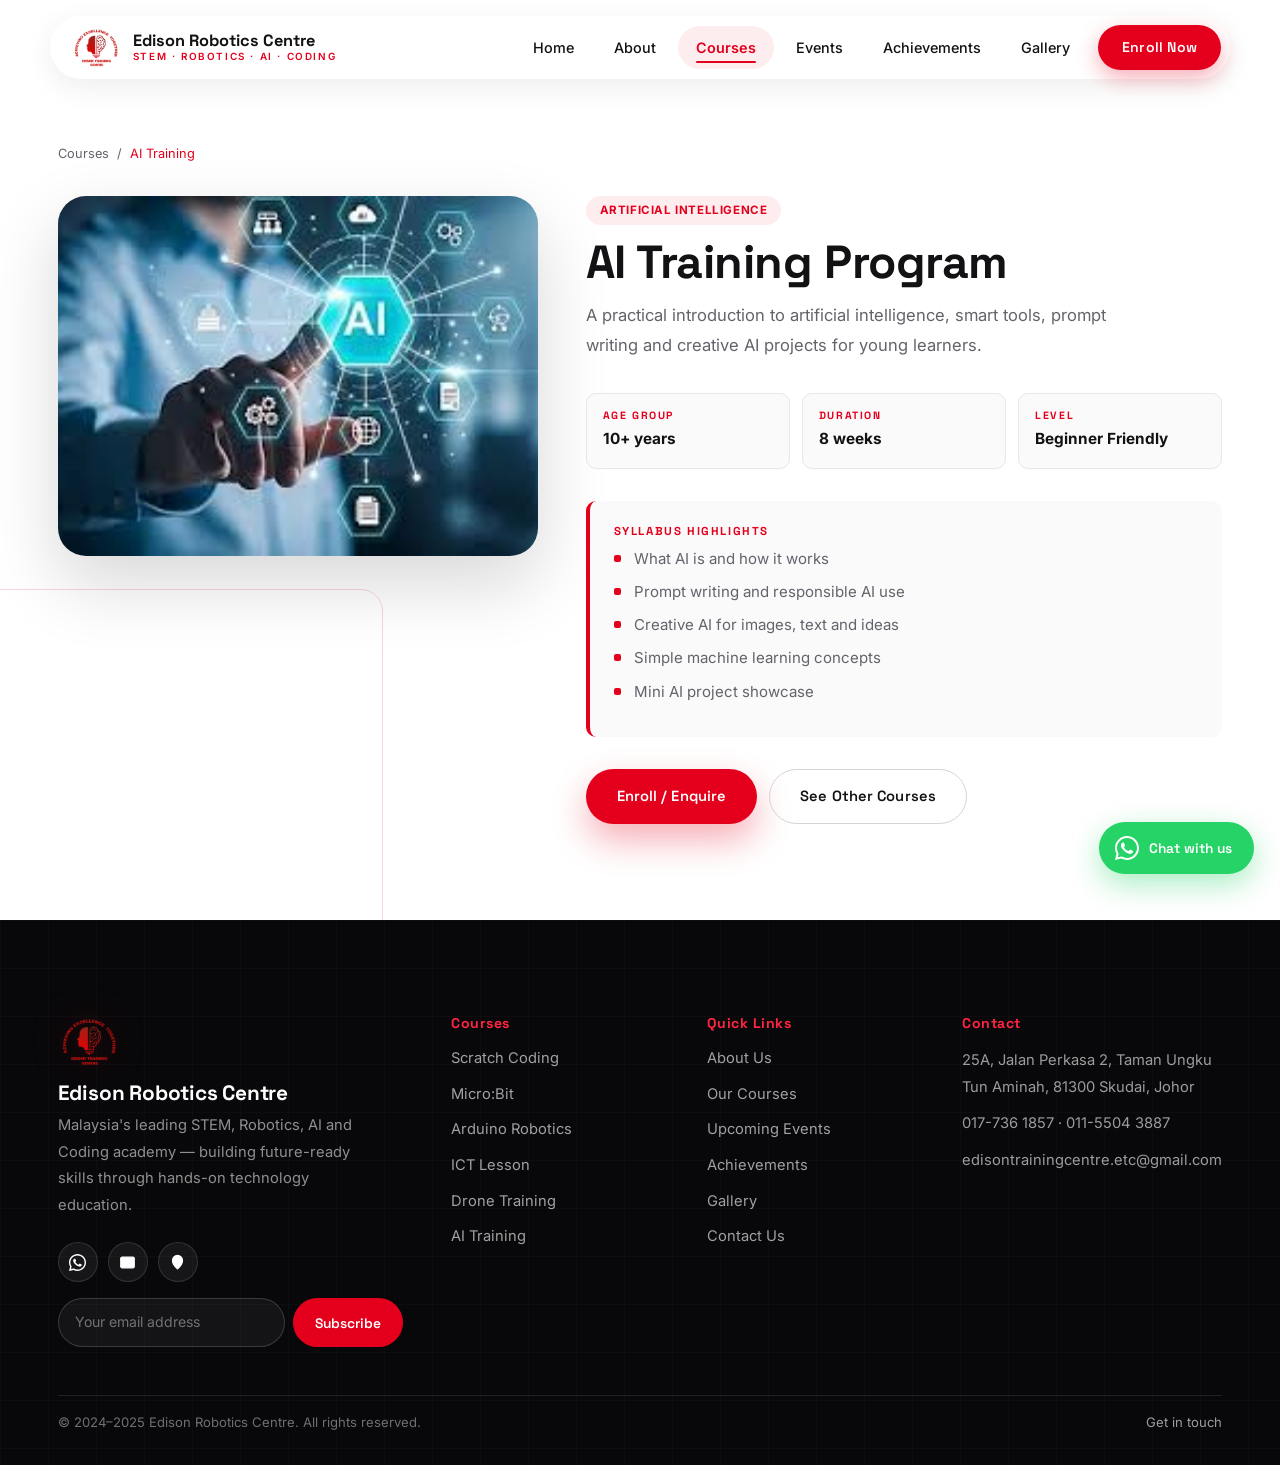
<file: ai.html>
<!DOCTYPE html>
<html lang="en">
<head>
  <meta charset="utf-8">
  <meta name="viewport" content="width=device-width,initial-scale=1">
  <title>AI Training Program — Edison Robotics Centre</title>
  <meta name="description" content="AI Training Program at Edison Robotics Centre — a practical introduction to artificial intelligence for young learners.">
  <link href="https://fonts.googleapis.com/css2?family=Space+Grotesk:wght@500;600;700&family=Inter:wght@400;500;600;700;800&display=swap" rel="stylesheet">
  <link rel="stylesheet" href="style.css">
</head>
<body>
  <header class="site-header">
    <div class="nav-container">
      <a href="index.html" class="nav-brand-link">
        <div class="nav-logo"><img src="assets/ach36.png" alt="Edison Robotics Centre logo"></div>
        <div class="nav-brand-text"><span class="name">Edison Robotics Centre</span><span class="tag">STEM · Robotics · AI · Coding</span></div>
      </a>
      <button class="nav-toggle" aria-label="Toggle menu"><span></span><span></span><span></span></button>
      <nav class="nav-menu">
        <a href="index.html">Home</a>
        <a href="about.html">About</a>
        <a href="courses.html" class="active-link">Courses</a>
        <a href="events.html">Events</a>
        <a href="achievement.html">Achievements</a>
        <a href="gallery.html">Gallery</a>
        <a href="contactus.html" class="nav-btn">Enroll Now</a>
      </nav>
    </div>
  </header>

  <main class="section deco-square deco-lg deco-bl deco-delay-1" style="padding-top:140px;">
    <div class="container">
      <nav class="ph-crumb" style="color:var(--text-muted);margin-bottom:var(--sp-6);"><a href="courses.html" style="color:var(--text-muted);">Courses</a><span>/</span><span style="color:var(--red);">AI Training</span></nav>

      <div class="detail-hero">
        <div class="detail-media reveal-left"><img src="assets/ai.jpg" alt="AI Training Program"></div>
        <div class="detail-panel reveal-right">
          <span class="badge">Artificial Intelligence</span>
          <h1>AI Training Program</h1>
          <p class="lead">A practical introduction to artificial intelligence, smart tools, prompt writing and creative AI projects for young learners.</p>

          <div class="detail-info-grid">
            <div class="detail-info-box"><h4>Age Group</h4><p>10+ years</p></div>
            <div class="detail-info-box"><h4>Duration</h4><p>8 weeks</p></div>
            <div class="detail-info-box"><h4>Level</h4><p>Beginner Friendly</p></div>
          </div>

          <div class="detail-syllabus">
            <h4>Syllabus Highlights</h4>
            <ul>
              <li>What AI is and how it works</li>
              <li>Prompt writing and responsible AI use</li>
              <li>Creative AI for images, text and ideas</li>
              <li>Simple machine learning concepts</li>
              <li>Mini AI project showcase</li>
            </ul>
          </div>

          <div class="detail-actions">
            <a class="btn btn-primary" href="contactus.html">Enroll / Enquire</a>
            <a class="btn btn-outline" href="courses.html">See Other Courses</a>
          </div>
        </div>
      </div>
    </div>
  </main>

  <footer class="site-footer">
    <div class="footer-top">
      <div class="footer-brand">
        <img src="assets/ach36.png" alt="Edison Robotics Centre logo">
        <h2>Edison Robotics Centre</h2>
        <p>Malaysia's leading STEM, Robotics, AI and Coding academy — building future-ready skills through hands-on technology education.</p>
        <div class="footer-social">
          <a href="https://wa.me/60177361857" target="_blank" rel="noopener" aria-label="WhatsApp"><svg viewBox="0 0 32 32"><path d="M16 0C7.163 0 0 7.163 0 16c0 2.822.736 5.472 2.027 7.774L0 32l8.426-2.007A15.934 15.934 0 0016 32c8.837 0 16-7.163 16-16S24.837 0 16 0zm0 29.333a13.27 13.27 0 01-6.773-1.853l-.486-.289-5.002 1.192 1.227-4.878-.317-.5A13.267 13.267 0 012.667 16C2.667 8.636 8.636 2.667 16 2.667S29.333 8.636 29.333 16 23.364 29.333 16 29.333zm7.27-9.862c-.398-.199-2.354-1.162-2.718-1.294-.364-.133-.629-.199-.894.199-.265.398-1.027 1.294-1.259 1.559-.232.265-.464.298-.862.1-.398-.199-1.681-.619-3.203-1.977-1.184-1.056-1.983-2.36-2.215-2.758-.232-.398-.025-.614.174-.812.179-.178.398-.464.597-.696.199-.232.265-.398.398-.663.133-.265.066-.497-.033-.696-.1-.199-.894-2.154-1.225-2.95-.322-.773-.65-.668-.894-.68l-.762-.013c-.265 0-.696.1-1.061.497-.364.398-1.392 1.36-1.392 3.315s1.425 3.845 1.624 4.11c.199.265 2.804 4.28 6.793 5.999.95.41 1.692.655 2.27.839.954.304 1.822.261 2.509.158.765-.114 2.354-.962 2.687-1.891.332-.929.332-1.726.232-1.891-.099-.166-.364-.265-.762-.464z"/></svg></a>
          <a href="mailto:edisontrainingcentre.etc@gmail.com" aria-label="Email"><svg viewBox="0 0 24 24" fill="none" stroke="currentColor" stroke-width="1.8" stroke-linecap="round" stroke-linejoin="round"><rect x="2.5" y="4.5" width="19" height="15" rx="2"/><path d="m3 6 9 7 9-7"/></svg></a>
          <a href="https://www.google.com/maps?q=25A,+Jalan+Perkasa+2,+Taman+Ungku+Tun+Aminah,+81300+Skudai,+Johor" target="_blank" rel="noopener" aria-label="Location on Google Maps"><svg viewBox="0 0 24 24" fill="none" stroke="currentColor" stroke-width="1.8" stroke-linecap="round" stroke-linejoin="round"><path d="M12 21s7-6.5 7-12a7 7 0 0 0-14 0c0 5.5 7 12 7 12Z"/><circle cx="12" cy="9" r="2.5"/></svg></a>
        </div>
        <form class="footer-newsletter" onsubmit="event.preventDefault(); this.reset(); alert('Thanks for subscribing!');">
          <input type="email" placeholder="Your email address" aria-label="Email for newsletter" required>
          <button type="submit">Subscribe</button>
        </form>
      </div>
      <div class="footer-col">
        <h3>Courses</h3>
        <a href="scratch.html">Scratch Coding</a>
        <a href="microbit.html">Micro:Bit</a>
        <a href="arduino.html">Arduino Robotics</a>
        <a href="computer.html">ICT Lesson</a>
        <a href="drone.html">Drone Training</a>
        <a href="ai.html">AI Training</a>
      </div>
      <div class="footer-col">
        <h3>Quick Links</h3>
        <a href="about.html">About Us</a>
        <a href="courses.html">Our Courses</a>
        <a href="events.html">Upcoming Events</a>
        <a href="achievement.html">Achievements</a>
        <a href="gallery.html">Gallery</a>
        <a href="contactus.html">Contact Us</a>
      </div>
      <div class="footer-col">
        <h3>Contact</h3>
        <p>25A, Jalan Perkasa 2, Taman Ungku Tun Aminah, 81300 Skudai, Johor</p>
        <p>017-736 1857 &middot; 011-5504 3887</p>
        <p>edisontrainingcentre.etc@gmail.com</p>
      </div>
    </div>
    <div class="footer-bottom">
      <p>&copy; 2024–2025 Edison Robotics Centre. All rights reserved.</p>
      <p><a href="contactus.html">Get in touch</a></p>
    </div>
  </footer>

  <a href="https://wa.me/60177361857" target="_blank" rel="noopener noreferrer" class="whatsapp-fab" aria-label="Chat with us on WhatsApp">
    <svg viewBox="0 0 32 32" fill="white"><path d="M16 0C7.163 0 0 7.163 0 16c0 2.822.736 5.472 2.027 7.774L0 32l8.426-2.007A15.934 15.934 0 0016 32c8.837 0 16-7.163 16-16S24.837 0 16 0zm0 29.333a13.27 13.27 0 01-6.773-1.853l-.486-.289-5.002 1.192 1.227-4.878-.317-.5A13.267 13.267 0 012.667 16C2.667 8.636 8.636 2.667 16 2.667S29.333 8.636 29.333 16 23.364 29.333 16 29.333zm7.27-9.862c-.398-.199-2.354-1.162-2.718-1.294-.364-.133-.629-.199-.894.199-.265.398-1.027 1.294-1.259 1.559-.232.265-.464.298-.862.1-.398-.199-1.681-.619-3.203-1.977-1.184-1.056-1.983-2.36-2.215-2.758-.232-.398-.025-.614.174-.812.179-.178.398-.464.597-.696.199-.232.265-.398.398-.663.133-.265.066-.497-.033-.696-.1-.199-.894-2.154-1.225-2.95-.322-.773-.65-.668-.894-.68l-.762-.013c-.265 0-.696.1-1.061.497-.364.398-1.392 1.36-1.392 3.315s1.425 3.845 1.624 4.11c.199.265 2.804 4.28 6.793 5.999.95.41 1.692.655 2.27.839.954.304 1.822.261 2.509.158.765-.114 2.354-.962 2.687-1.891.332-.929.332-1.726.232-1.891-.099-.166-.364-.265-.762-.464z"/></svg>
    <span class="wa-label">Chat with us</span>
  </a>

  <script src="main.js"></script>
</body>
</html>
</file>
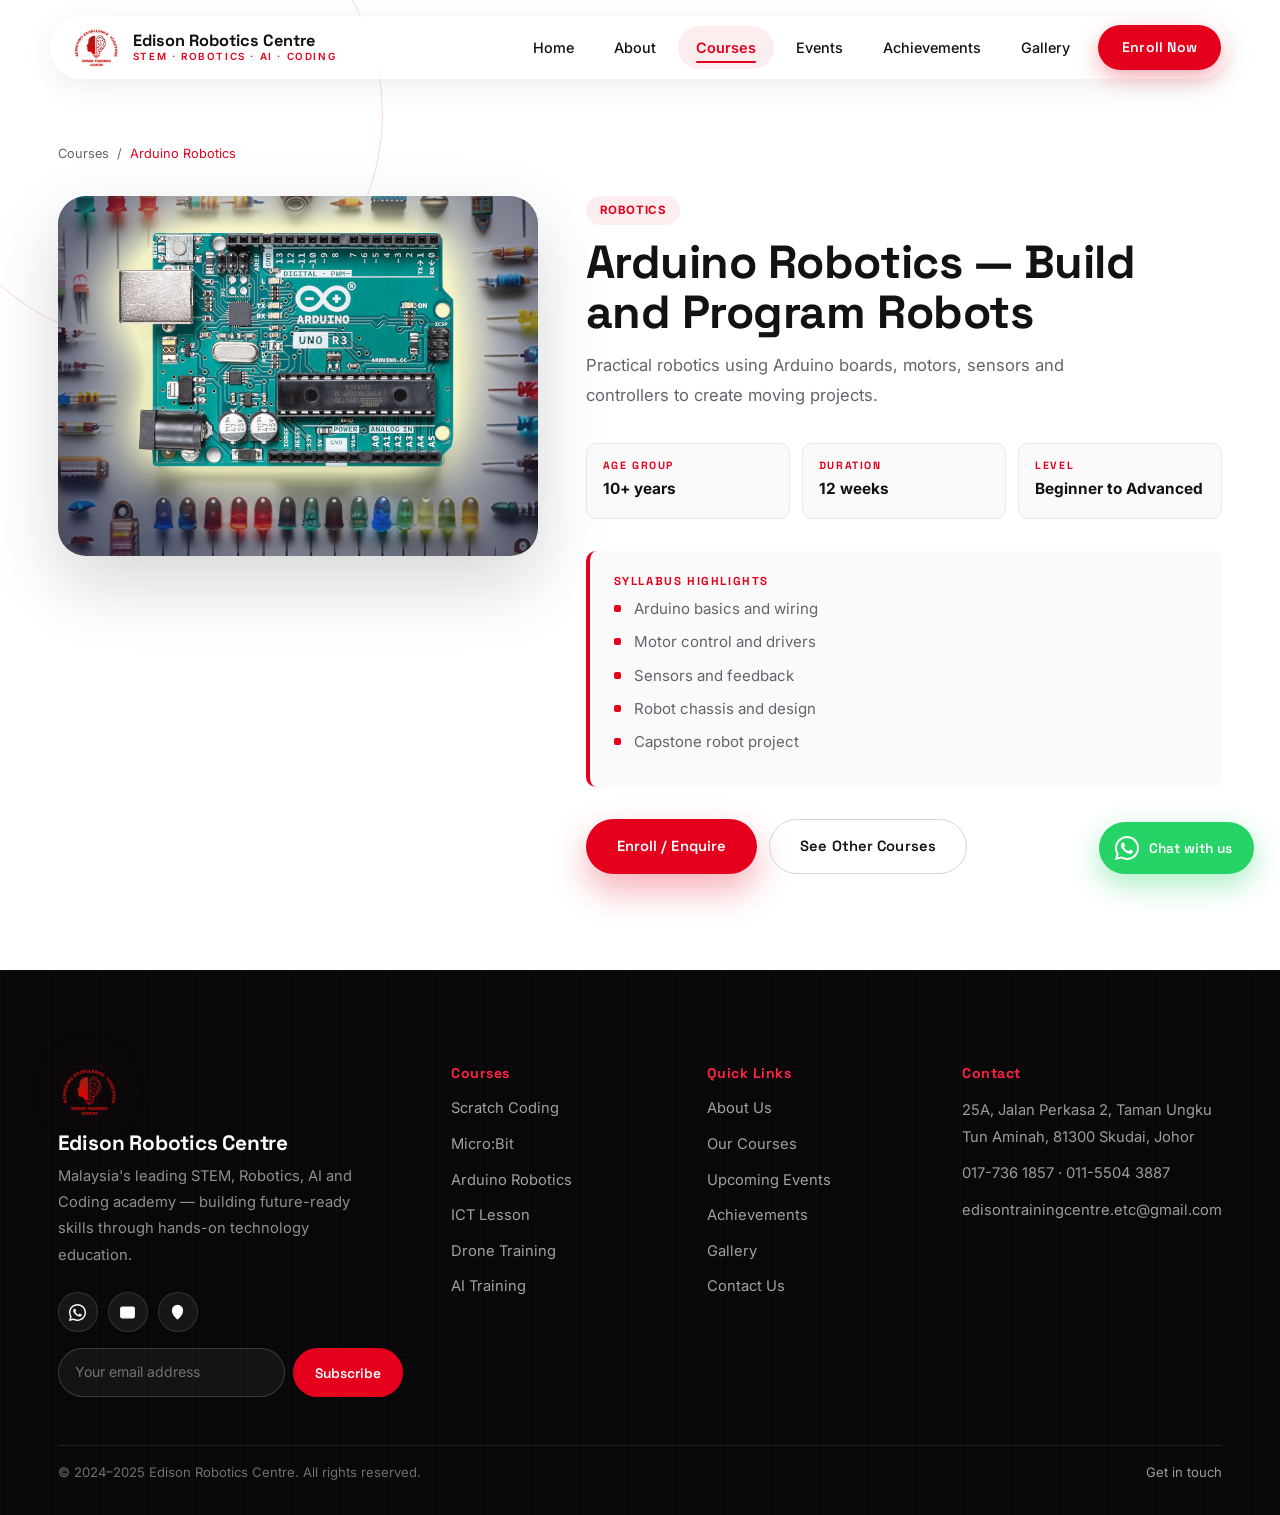
<file: arduino.html>
<!DOCTYPE html>
<html lang="en">
<head>
  <meta charset="utf-8">
  <meta name="viewport" content="width=device-width,initial-scale=1">
  <title>Arduino Robotics — Edison Robotics Centre</title>
  <meta name="description" content="Arduino robotics course at Edison Robotics Centre — build and program real robots with motors, sensors and controllers.">
  <link href="https://fonts.googleapis.com/css2?family=Space+Grotesk:wght@500;600;700&family=Inter:wght@400;500;600;700;800&display=swap" rel="stylesheet">
  <link rel="stylesheet" href="style.css">
</head>
<body>
  <header class="site-header">
    <div class="nav-container">
      <a href="index.html" class="nav-brand-link">
        <div class="nav-logo"><img src="assets/ach36.png" alt="Edison Robotics Centre logo"></div>
        <div class="nav-brand-text"><span class="name">Edison Robotics Centre</span><span class="tag">STEM · Robotics · AI · Coding</span></div>
      </a>
      <button class="nav-toggle" aria-label="Toggle menu"><span></span><span></span><span></span></button>
      <nav class="nav-menu">
        <a href="index.html">Home</a>
        <a href="about.html">About</a>
        <a href="courses.html" class="active-link">Courses</a>
        <a href="events.html">Events</a>
        <a href="achievement.html">Achievements</a>
        <a href="gallery.html">Gallery</a>
        <a href="contactus.html" class="nav-btn">Enroll Now</a>
      </nav>
    </div>
  </header>

  <main class="section deco-circle deco-lg deco-tl deco-delay-1" style="padding-top:140px;">
    <div class="container">
      <nav class="ph-crumb" style="color:var(--text-muted);margin-bottom:var(--sp-6);"><a href="courses.html" style="color:var(--text-muted);">Courses</a><span>/</span><span style="color:var(--red);">Arduino Robotics</span></nav>

      <div class="detail-hero">
        <div class="detail-media reveal-left"><img src="assets/arduino.PNG" alt="Arduino Robotics course"></div>
        <div class="detail-panel reveal-right">
          <span class="badge">Robotics</span>
          <h1>Arduino Robotics — Build and Program Robots</h1>
          <p class="lead">Practical robotics using Arduino boards, motors, sensors and controllers to create moving projects.</p>

          <div class="detail-info-grid">
            <div class="detail-info-box"><h4>Age Group</h4><p>10+ years</p></div>
            <div class="detail-info-box"><h4>Duration</h4><p>12 weeks</p></div>
            <div class="detail-info-box"><h4>Level</h4><p>Beginner to Advanced</p></div>
          </div>

          <div class="detail-syllabus">
            <h4>Syllabus Highlights</h4>
            <ul>
              <li>Arduino basics and wiring</li>
              <li>Motor control and drivers</li>
              <li>Sensors and feedback</li>
              <li>Robot chassis and design</li>
              <li>Capstone robot project</li>
            </ul>
          </div>

          <div class="detail-actions">
            <a class="btn btn-primary" href="contactus.html">Enroll / Enquire</a>
            <a class="btn btn-outline" href="courses.html">See Other Courses</a>
          </div>
        </div>
      </div>
    </div>
  </main>

  <footer class="site-footer">
    <div class="footer-top">
      <div class="footer-brand">
        <img src="assets/ach36.png" alt="Edison Robotics Centre logo">
        <h2>Edison Robotics Centre</h2>
        <p>Malaysia's leading STEM, Robotics, AI and Coding academy — building future-ready skills through hands-on technology education.</p>
        <div class="footer-social">
          <a href="https://wa.me/60177361857" target="_blank" rel="noopener" aria-label="WhatsApp"><svg viewBox="0 0 32 32"><path d="M16 0C7.163 0 0 7.163 0 16c0 2.822.736 5.472 2.027 7.774L0 32l8.426-2.007A15.934 15.934 0 0016 32c8.837 0 16-7.163 16-16S24.837 0 16 0zm0 29.333a13.27 13.27 0 01-6.773-1.853l-.486-.289-5.002 1.192 1.227-4.878-.317-.5A13.267 13.267 0 012.667 16C2.667 8.636 8.636 2.667 16 2.667S29.333 8.636 29.333 16 23.364 29.333 16 29.333zm7.27-9.862c-.398-.199-2.354-1.162-2.718-1.294-.364-.133-.629-.199-.894.199-.265.398-1.027 1.294-1.259 1.559-.232.265-.464.298-.862.1-.398-.199-1.681-.619-3.203-1.977-1.184-1.056-1.983-2.36-2.215-2.758-.232-.398-.025-.614.174-.812.179-.178.398-.464.597-.696.199-.232.265-.398.398-.663.133-.265.066-.497-.033-.696-.1-.199-.894-2.154-1.225-2.95-.322-.773-.65-.668-.894-.68l-.762-.013c-.265 0-.696.1-1.061.497-.364.398-1.392 1.36-1.392 3.315s1.425 3.845 1.624 4.11c.199.265 2.804 4.28 6.793 5.999.95.41 1.692.655 2.27.839.954.304 1.822.261 2.509.158.765-.114 2.354-.962 2.687-1.891.332-.929.332-1.726.232-1.891-.099-.166-.364-.265-.762-.464z"/></svg></a>
          <a href="mailto:edisontrainingcentre.etc@gmail.com" aria-label="Email"><svg viewBox="0 0 24 24" fill="none" stroke="currentColor" stroke-width="1.8" stroke-linecap="round" stroke-linejoin="round"><rect x="2.5" y="4.5" width="19" height="15" rx="2"/><path d="m3 6 9 7 9-7"/></svg></a>
          <a href="https://www.google.com/maps?q=25A,+Jalan+Perkasa+2,+Taman+Ungku+Tun+Aminah,+81300+Skudai,+Johor" target="_blank" rel="noopener" aria-label="Location on Google Maps"><svg viewBox="0 0 24 24" fill="none" stroke="currentColor" stroke-width="1.8" stroke-linecap="round" stroke-linejoin="round"><path d="M12 21s7-6.5 7-12a7 7 0 0 0-14 0c0 5.5 7 12 7 12Z"/><circle cx="12" cy="9" r="2.5"/></svg></a>
        </div>
        <form class="footer-newsletter" onsubmit="event.preventDefault(); this.reset(); alert('Thanks for subscribing!');">
          <input type="email" placeholder="Your email address" aria-label="Email for newsletter" required>
          <button type="submit">Subscribe</button>
        </form>
      </div>
      <div class="footer-col">
        <h3>Courses</h3>
        <a href="scratch.html">Scratch Coding</a>
        <a href="microbit.html">Micro:Bit</a>
        <a href="arduino.html">Arduino Robotics</a>
        <a href="computer.html">ICT Lesson</a>
        <a href="drone.html">Drone Training</a>
        <a href="ai.html">AI Training</a>
      </div>
      <div class="footer-col">
        <h3>Quick Links</h3>
        <a href="about.html">About Us</a>
        <a href="courses.html">Our Courses</a>
        <a href="events.html">Upcoming Events</a>
        <a href="achievement.html">Achievements</a>
        <a href="gallery.html">Gallery</a>
        <a href="contactus.html">Contact Us</a>
      </div>
      <div class="footer-col">
        <h3>Contact</h3>
        <p>25A, Jalan Perkasa 2, Taman Ungku Tun Aminah, 81300 Skudai, Johor</p>
        <p>017-736 1857 &middot; 011-5504 3887</p>
        <p>edisontrainingcentre.etc@gmail.com</p>
      </div>
    </div>
    <div class="footer-bottom">
      <p>&copy; 2024–2025 Edison Robotics Centre. All rights reserved.</p>
      <p><a href="contactus.html">Get in touch</a></p>
    </div>
  </footer>

  <a href="https://wa.me/60177361857" target="_blank" rel="noopener noreferrer" class="whatsapp-fab" aria-label="Chat with us on WhatsApp">
    <svg viewBox="0 0 32 32" fill="white"><path d="M16 0C7.163 0 0 7.163 0 16c0 2.822.736 5.472 2.027 7.774L0 32l8.426-2.007A15.934 15.934 0 0016 32c8.837 0 16-7.163 16-16S24.837 0 16 0zm0 29.333a13.27 13.27 0 01-6.773-1.853l-.486-.289-5.002 1.192 1.227-4.878-.317-.5A13.267 13.267 0 012.667 16C2.667 8.636 8.636 2.667 16 2.667S29.333 8.636 29.333 16 23.364 29.333 16 29.333zm7.27-9.862c-.398-.199-2.354-1.162-2.718-1.294-.364-.133-.629-.199-.894.199-.265.398-1.027 1.294-1.259 1.559-.232.265-.464.298-.862.1-.398-.199-1.681-.619-3.203-1.977-1.184-1.056-1.983-2.36-2.215-2.758-.232-.398-.025-.614.174-.812.179-.178.398-.464.597-.696.199-.232.265-.398.398-.663.133-.265.066-.497-.033-.696-.1-.199-.894-2.154-1.225-2.95-.322-.773-.65-.668-.894-.68l-.762-.013c-.265 0-.696.1-1.061.497-.364.398-1.392 1.36-1.392 3.315s1.425 3.845 1.624 4.11c.199.265 2.804 4.28 6.793 5.999.95.41 1.692.655 2.27.839.954.304 1.822.261 2.509.158.765-.114 2.354-.962 2.687-1.891.332-.929.332-1.726.232-1.891-.099-.166-.364-.265-.762-.464z"/></svg>
    <span class="wa-label">Chat with us</span>
  </a>

  <script src="main.js"></script>
</body>
</html>
</file>
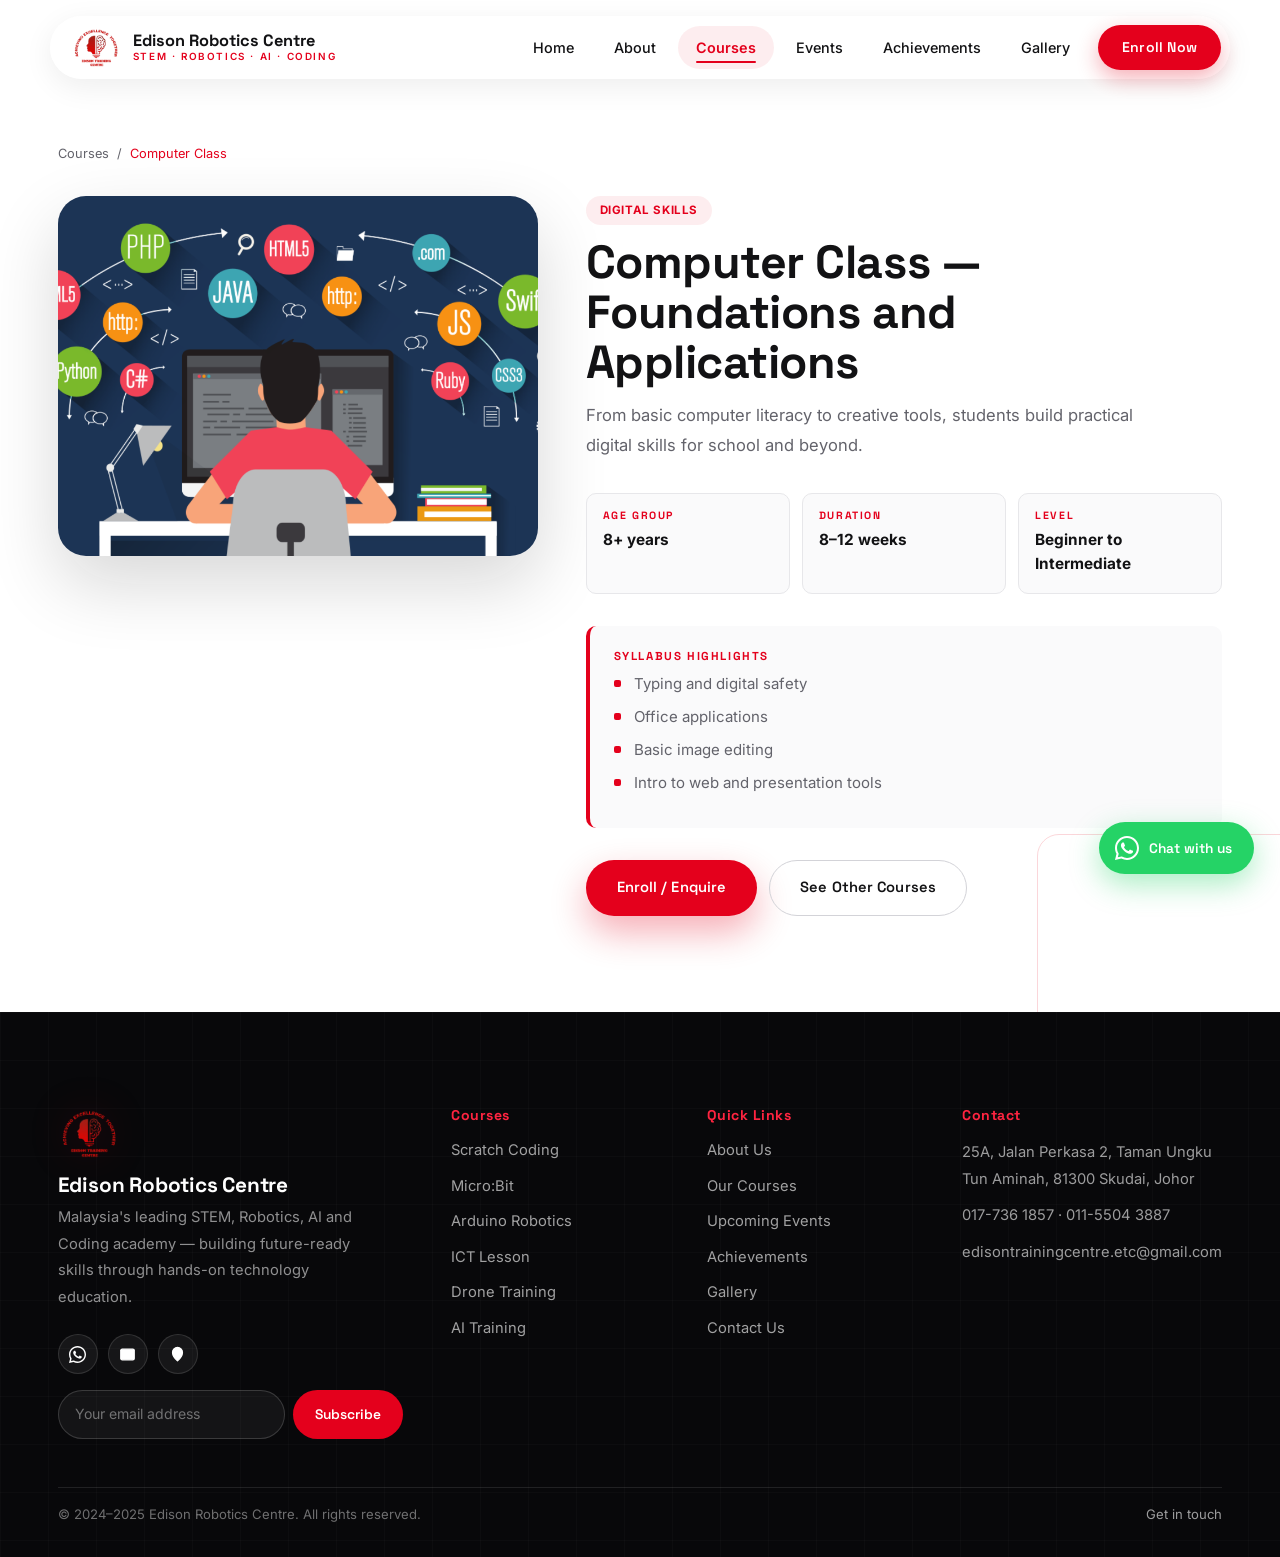
<file: computer.html>
<!DOCTYPE html>
<html lang="en">
<head>
  <meta charset="utf-8">
  <meta name="viewport" content="width=device-width,initial-scale=1">
  <title>Computer Class — Edison Robotics Centre</title>
  <meta name="description" content="Computer Class at Edison Robotics Centre — digital literacy, office applications and creative tools for ages 8 and up.">
  <link href="https://fonts.googleapis.com/css2?family=Space+Grotesk:wght@500;600;700&family=Inter:wght@400;500;600;700;800&display=swap" rel="stylesheet">
  <link rel="stylesheet" href="style.css">
</head>
<body>
  <header class="site-header">
    <div class="nav-container">
      <a href="index.html" class="nav-brand-link">
        <div class="nav-logo"><img src="assets/ach36.png" alt="Edison Robotics Centre logo"></div>
        <div class="nav-brand-text"><span class="name">Edison Robotics Centre</span><span class="tag">STEM · Robotics · AI · Coding</span></div>
      </a>
      <button class="nav-toggle" aria-label="Toggle menu"><span></span><span></span><span></span></button>
      <nav class="nav-menu">
        <a href="index.html">Home</a>
        <a href="about.html">About</a>
        <a href="courses.html" class="active-link">Courses</a>
        <a href="events.html">Events</a>
        <a href="achievement.html">Achievements</a>
        <a href="gallery.html">Gallery</a>
        <a href="contactus.html" class="nav-btn">Enroll Now</a>
      </nav>
    </div>
  </header>

  <main class="section deco-square deco-md deco-br" style="padding-top:140px;">
    <div class="container">
      <nav class="ph-crumb" style="color:var(--text-muted);margin-bottom:var(--sp-6);"><a href="courses.html" style="color:var(--text-muted);">Courses</a><span>/</span><span style="color:var(--red);">Computer Class</span></nav>

      <div class="detail-hero">
        <div class="detail-media reveal-left"><img src="assets/computer.PNG" alt="Computer Class course"></div>
        <div class="detail-panel reveal-right">
          <span class="badge">Digital Skills</span>
          <h1>Computer Class — Foundations and Applications</h1>
          <p class="lead">From basic computer literacy to creative tools, students build practical digital skills for school and beyond.</p>

          <div class="detail-info-grid">
            <div class="detail-info-box"><h4>Age Group</h4><p>8+ years</p></div>
            <div class="detail-info-box"><h4>Duration</h4><p>8–12 weeks</p></div>
            <div class="detail-info-box"><h4>Level</h4><p>Beginner to Intermediate</p></div>
          </div>

          <div class="detail-syllabus">
            <h4>Syllabus Highlights</h4>
            <ul>
              <li>Typing and digital safety</li>
              <li>Office applications</li>
              <li>Basic image editing</li>
              <li>Intro to web and presentation tools</li>
            </ul>
          </div>

          <div class="detail-actions">
            <a class="btn btn-primary" href="contactus.html">Enroll / Enquire</a>
            <a class="btn btn-outline" href="courses.html">See Other Courses</a>
          </div>
        </div>
      </div>
    </div>
  </main>

  <footer class="site-footer">
    <div class="footer-top">
      <div class="footer-brand">
        <img src="assets/ach36.png" alt="Edison Robotics Centre logo">
        <h2>Edison Robotics Centre</h2>
        <p>Malaysia's leading STEM, Robotics, AI and Coding academy — building future-ready skills through hands-on technology education.</p>
        <div class="footer-social">
          <a href="https://wa.me/60177361857" target="_blank" rel="noopener" aria-label="WhatsApp"><svg viewBox="0 0 32 32"><path d="M16 0C7.163 0 0 7.163 0 16c0 2.822.736 5.472 2.027 7.774L0 32l8.426-2.007A15.934 15.934 0 0016 32c8.837 0 16-7.163 16-16S24.837 0 16 0zm0 29.333a13.27 13.27 0 01-6.773-1.853l-.486-.289-5.002 1.192 1.227-4.878-.317-.5A13.267 13.267 0 012.667 16C2.667 8.636 8.636 2.667 16 2.667S29.333 8.636 29.333 16 23.364 29.333 16 29.333zm7.27-9.862c-.398-.199-2.354-1.162-2.718-1.294-.364-.133-.629-.199-.894.199-.265.398-1.027 1.294-1.259 1.559-.232.265-.464.298-.862.1-.398-.199-1.681-.619-3.203-1.977-1.184-1.056-1.983-2.36-2.215-2.758-.232-.398-.025-.614.174-.812.179-.178.398-.464.597-.696.199-.232.265-.398.398-.663.133-.265.066-.497-.033-.696-.1-.199-.894-2.154-1.225-2.95-.322-.773-.65-.668-.894-.68l-.762-.013c-.265 0-.696.1-1.061.497-.364.398-1.392 1.36-1.392 3.315s1.425 3.845 1.624 4.11c.199.265 2.804 4.28 6.793 5.999.95.41 1.692.655 2.27.839.954.304 1.822.261 2.509.158.765-.114 2.354-.962 2.687-1.891.332-.929.332-1.726.232-1.891-.099-.166-.364-.265-.762-.464z"/></svg></a>
          <a href="mailto:edisontrainingcentre.etc@gmail.com" aria-label="Email"><svg viewBox="0 0 24 24" fill="none" stroke="currentColor" stroke-width="1.8" stroke-linecap="round" stroke-linejoin="round"><rect x="2.5" y="4.5" width="19" height="15" rx="2"/><path d="m3 6 9 7 9-7"/></svg></a>
          <a href="https://www.google.com/maps?q=25A,+Jalan+Perkasa+2,+Taman+Ungku+Tun+Aminah,+81300+Skudai,+Johor" target="_blank" rel="noopener" aria-label="Location on Google Maps"><svg viewBox="0 0 24 24" fill="none" stroke="currentColor" stroke-width="1.8" stroke-linecap="round" stroke-linejoin="round"><path d="M12 21s7-6.5 7-12a7 7 0 0 0-14 0c0 5.5 7 12 7 12Z"/><circle cx="12" cy="9" r="2.5"/></svg></a>
        </div>
        <form class="footer-newsletter" onsubmit="event.preventDefault(); this.reset(); alert('Thanks for subscribing!');">
          <input type="email" placeholder="Your email address" aria-label="Email for newsletter" required>
          <button type="submit">Subscribe</button>
        </form>
      </div>
      <div class="footer-col">
        <h3>Courses</h3>
        <a href="scratch.html">Scratch Coding</a>
        <a href="microbit.html">Micro:Bit</a>
        <a href="arduino.html">Arduino Robotics</a>
        <a href="computer.html">ICT Lesson</a>
        <a href="drone.html">Drone Training</a>
        <a href="ai.html">AI Training</a>
      </div>
      <div class="footer-col">
        <h3>Quick Links</h3>
        <a href="about.html">About Us</a>
        <a href="courses.html">Our Courses</a>
        <a href="events.html">Upcoming Events</a>
        <a href="achievement.html">Achievements</a>
        <a href="gallery.html">Gallery</a>
        <a href="contactus.html">Contact Us</a>
      </div>
      <div class="footer-col">
        <h3>Contact</h3>
        <p>25A, Jalan Perkasa 2, Taman Ungku Tun Aminah, 81300 Skudai, Johor</p>
        <p>017-736 1857 &middot; 011-5504 3887</p>
        <p>edisontrainingcentre.etc@gmail.com</p>
      </div>
    </div>
    <div class="footer-bottom">
      <p>&copy; 2024–2025 Edison Robotics Centre. All rights reserved.</p>
      <p><a href="contactus.html">Get in touch</a></p>
    </div>
  </footer>

  <a href="https://wa.me/60177361857" target="_blank" rel="noopener noreferrer" class="whatsapp-fab" aria-label="Chat with us on WhatsApp">
    <svg viewBox="0 0 32 32" fill="white"><path d="M16 0C7.163 0 0 7.163 0 16c0 2.822.736 5.472 2.027 7.774L0 32l8.426-2.007A15.934 15.934 0 0016 32c8.837 0 16-7.163 16-16S24.837 0 16 0zm0 29.333a13.27 13.27 0 01-6.773-1.853l-.486-.289-5.002 1.192 1.227-4.878-.317-.5A13.267 13.267 0 012.667 16C2.667 8.636 8.636 2.667 16 2.667S29.333 8.636 29.333 16 23.364 29.333 16 29.333zm7.27-9.862c-.398-.199-2.354-1.162-2.718-1.294-.364-.133-.629-.199-.894.199-.265.398-1.027 1.294-1.259 1.559-.232.265-.464.298-.862.1-.398-.199-1.681-.619-3.203-1.977-1.184-1.056-1.983-2.36-2.215-2.758-.232-.398-.025-.614.174-.812.179-.178.398-.464.597-.696.199-.232.265-.398.398-.663.133-.265.066-.497-.033-.696-.1-.199-.894-2.154-1.225-2.95-.322-.773-.65-.668-.894-.68l-.762-.013c-.265 0-.696.1-1.061.497-.364.398-1.392 1.36-1.392 3.315s1.425 3.845 1.624 4.11c.199.265 2.804 4.28 6.793 5.999.95.41 1.692.655 2.27.839.954.304 1.822.261 2.509.158.765-.114 2.354-.962 2.687-1.891.332-.929.332-1.726.232-1.891-.099-.166-.364-.265-.762-.464z"/></svg>
    <span class="wa-label">Chat with us</span>
  </a>

  <script src="main.js"></script>
</body>
</html>
</file>
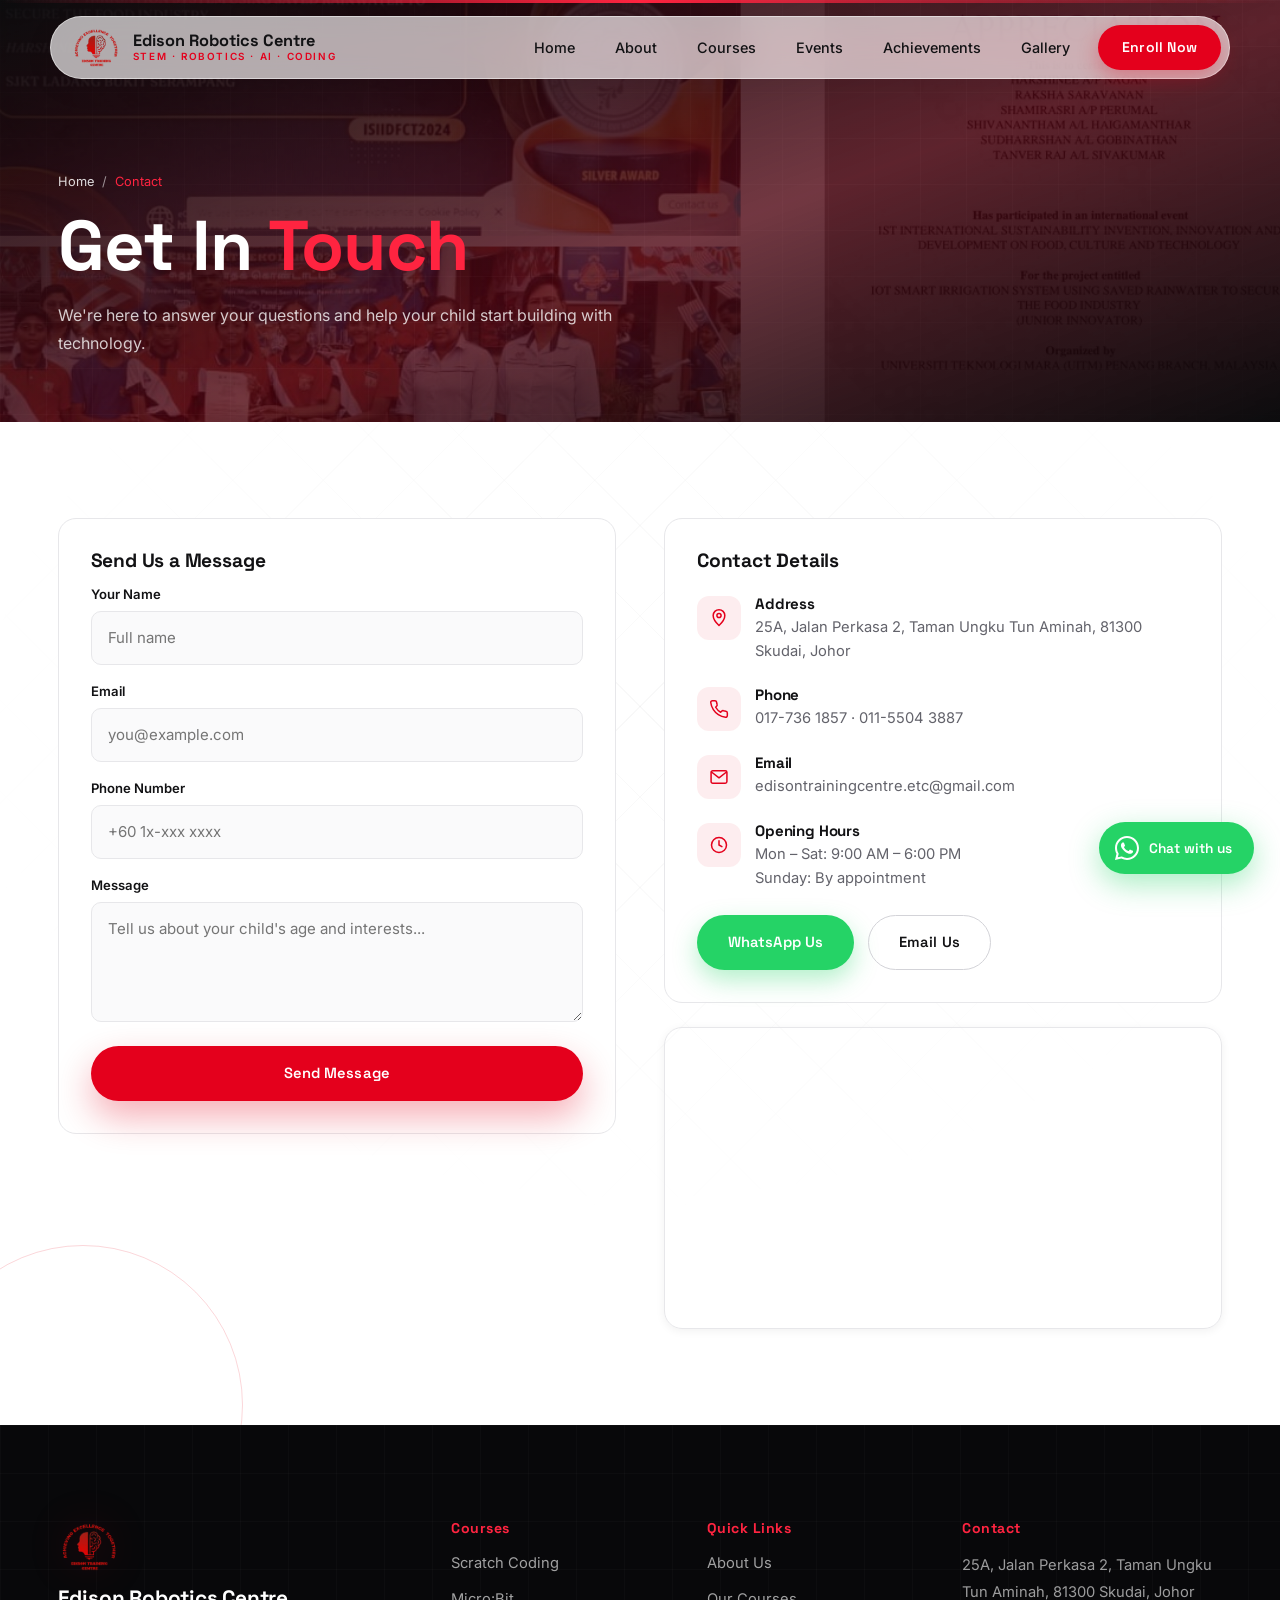
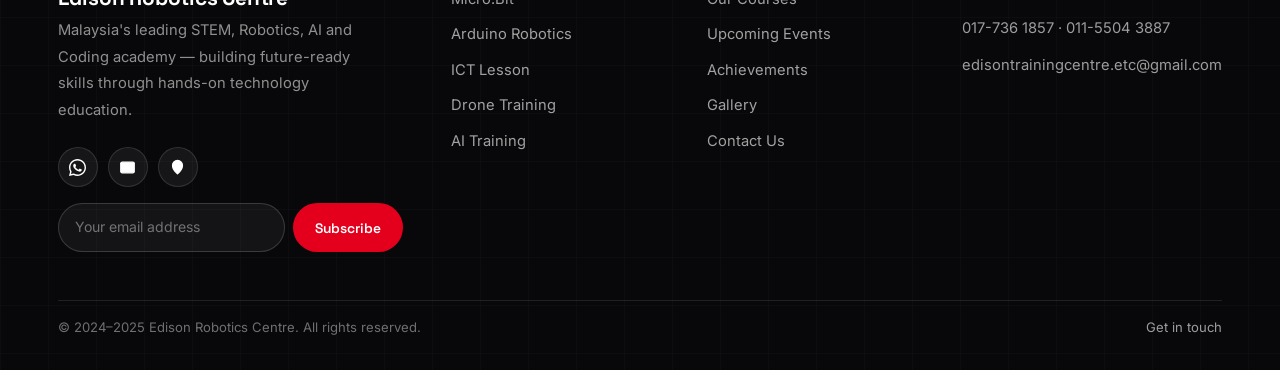
<file: contactus.html>
<!DOCTYPE html>
<html lang="en">
<head>
  <meta charset="utf-8" />
  <meta name="viewport" content="width=device-width,initial-scale=1" />
  <title>Contact Us — Edison Robotics Centre</title>
  <meta name="description" content="Get in touch with Edison Robotics Centre — visit us in Skudai, Johor, call, WhatsApp or send an enquiry online.">
  <link href="https://fonts.googleapis.com/css2?family=Space+Grotesk:wght@500;600;700&family=Inter:wght@400;500;600;700;800&display=swap" rel="stylesheet">
  <link rel="stylesheet" href="style.css">
</head>
<body>

  <header class="site-header">
    <div class="nav-container">
      <a href="index.html" class="nav-brand-link">
        <div class="nav-logo"><img src="assets/ach36.png" alt="Edison Robotics Centre logo"></div>
        <div class="nav-brand-text"><span class="name">Edison Robotics Centre</span><span class="tag">STEM · Robotics · AI · Coding</span></div>
      </a>
      <button class="nav-toggle" aria-label="Toggle menu"><span></span><span></span><span></span></button>
      <nav class="nav-menu">
        <a href="index.html">Home</a>
        <a href="about.html">About</a>
        <a href="courses.html">Courses</a>
        <a href="events.html">Events</a>
        <a href="achievement.html">Achievements</a>
        <a href="gallery.html">Gallery</a>
        <a href="contactus.html" class="nav-btn">Enroll Now</a>
      </nav>
    </div>
  </header>

  <section class="page-hero" style="min-height:42vh;">
    <div class="ph-bg" style="background-image:url('assets/ach6.PNG');"></div>
    <div class="ph-overlay"></div>
    <div class="ph-inner">
      <nav class="ph-crumb"><a href="index.html">Home</a><span>/</span><span class="current">Contact</span></nav>
      <h1>Get In <span class="accent">Touch</span></h1>
      <p>We're here to answer your questions and help your child start building with technology.</p>
    </div>
  </section>

  <main class="section bg-pattern-geo deco-circle deco-md deco-bl">
    <div class="container">
      <div class="split-2" style="align-items:start;">

        <section class="info-card reveal-left">
          <h3 style="color:var(--text);">Send Us a Message</h3>
          <form id="contactForm">
            <div class="form-field">
              <label for="name">Your Name</label>
              <input type="text" id="name" placeholder="Full name" required>
            </div>
            <div class="form-field">
              <label for="email">Email</label>
              <input type="email" id="email" placeholder="you@example.com" required>
            </div>
            <div class="form-field">
              <label for="phone">Phone Number</label>
              <input type="text" id="phone" placeholder="+60 1x-xxx xxxx" required>
            </div>
            <div class="form-field">
              <label for="message">Message</label>
              <textarea id="message" placeholder="Tell us about your child's age and interests..." required></textarea>
            </div>
            <div id="success-msg" style="display:none;background:var(--red-subtle);border:1px solid var(--red-line);color:var(--red-dark);padding:12px 16px;border-radius:var(--r-sm);margin-bottom:1rem;font-size:0.9rem;font-weight:600;">
              Redirecting to WhatsApp — your message is ready to send.
            </div>
            <button type="button" class="btn btn-primary btn-block" onclick="sendViaWhatsApp()">Send Message</button>
          </form>
        </section>

        <section class="reveal-right">
          <div class="info-card" style="margin-bottom:var(--sp-5);">
            <h3 style="color:var(--text);margin-bottom:var(--sp-5);">Contact Details</h3>

            <div class="contact-info-row">
              <span class="ci-icon"><svg viewBox="0 0 24 24"><path d="M12 21s7-6.5 7-12a7 7 0 0 0-14 0c0 5.5 7 12 7 12Z"/><circle cx="12" cy="9" r="2.5"/></svg></span>
              <div>
                <h4>Address</h4>
                <p>25A, Jalan Perkasa 2, Taman Ungku Tun Aminah, 81300 Skudai, Johor</p>
              </div>
            </div>

            <div class="contact-info-row">
              <span class="ci-icon"><svg viewBox="0 0 24 24"><path d="M22 16.9v3a2 2 0 0 1-2.2 2 19.8 19.8 0 0 1-8.6-3.1 19.5 19.5 0 0 1-6-6 19.8 19.8 0 0 1-3.1-8.6A2 2 0 0 1 4.1 2h3a2 2 0 0 1 2 1.7c.1.9.3 1.8.6 2.7a2 2 0 0 1-.4 2.1L8 9.9a16 16 0 0 0 6 6l1.4-1.4a2 2 0 0 1 2.1-.4c.9.3 1.8.5 2.7.6a2 2 0 0 1 1.8 2Z"/></svg></span>
              <div>
                <h4>Phone</h4>
                <p><a href="tel:+60177361857">017-736 1857</a> &middot; <a href="tel:+60115504387">011-5504 3887</a></p>
              </div>
            </div>

            <div class="contact-info-row">
              <span class="ci-icon"><svg viewBox="0 0 24 24"><rect x="2.5" y="4.5" width="19" height="15" rx="2"/><path d="m3 6 9 7 9-7"/></svg></span>
              <div>
                <h4>Email</h4>
                <p><a href="mailto:edisontrainingcentre.etc@gmail.com">edisontrainingcentre.etc@gmail.com</a></p>
              </div>
            </div>

            <div class="contact-info-row" style="margin-bottom:0;">
              <span class="ci-icon"><svg viewBox="0 0 24 24"><circle cx="12" cy="12" r="9"/><path d="M12 7v5l3.5 2"/></svg></span>
              <div>
                <h4>Opening Hours</h4>
                <p>Mon &ndash; Sat: 9:00 AM &ndash; 6:00 PM<br>Sunday: By appointment</p>
              </div>
            </div>

            <div class="cta-actions" style="justify-content:flex-start;margin-top:var(--sp-5);">
              <a href="https://wa.me/60177361857" target="_blank" rel="noopener" class="btn btn-primary" style="background:#25D366;box-shadow:0 10px 24px rgba(37,211,102,0.35);">WhatsApp Us</a>
              <a href="mailto:edisontrainingcentre.etc@gmail.com" class="btn btn-outline">Email Us</a>
            </div>
          </div>

          <div class="map-embed reveal-right">
            <iframe
              src="https://www.google.com/maps?q=25A,+Jalan+Perkasa+2,+Taman+Ungku+Tun+Aminah,+81300+Skudai,+Johor&output=embed"
              loading="lazy"
              allowfullscreen
              title="Edison Robotics Centre location">
            </iframe>
          </div>
        </section>

      </div>
    </div>
  </main>

  <footer class="site-footer">
    <div class="footer-top">
      <div class="footer-brand">
        <img src="assets/ach36.png" alt="Edison Robotics Centre logo">
        <h2>Edison Robotics Centre</h2>
        <p>Malaysia's leading STEM, Robotics, AI and Coding academy — building future-ready skills through hands-on technology education.</p>
        <div class="footer-social">
          <a href="https://wa.me/60177361857" target="_blank" rel="noopener" aria-label="WhatsApp"><svg viewBox="0 0 32 32"><path d="M16 0C7.163 0 0 7.163 0 16c0 2.822.736 5.472 2.027 7.774L0 32l8.426-2.007A15.934 15.934 0 0016 32c8.837 0 16-7.163 16-16S24.837 0 16 0zm0 29.333a13.27 13.27 0 01-6.773-1.853l-.486-.289-5.002 1.192 1.227-4.878-.317-.5A13.267 13.267 0 012.667 16C2.667 8.636 8.636 2.667 16 2.667S29.333 8.636 29.333 16 23.364 29.333 16 29.333zm7.27-9.862c-.398-.199-2.354-1.162-2.718-1.294-.364-.133-.629-.199-.894.199-.265.398-1.027 1.294-1.259 1.559-.232.265-.464.298-.862.1-.398-.199-1.681-.619-3.203-1.977-1.184-1.056-1.983-2.36-2.215-2.758-.232-.398-.025-.614.174-.812.179-.178.398-.464.597-.696.199-.232.265-.398.398-.663.133-.265.066-.497-.033-.696-.1-.199-.894-2.154-1.225-2.95-.322-.773-.65-.668-.894-.68l-.762-.013c-.265 0-.696.1-1.061.497-.364.398-1.392 1.36-1.392 3.315s1.425 3.845 1.624 4.11c.199.265 2.804 4.28 6.793 5.999.95.41 1.692.655 2.27.839.954.304 1.822.261 2.509.158.765-.114 2.354-.962 2.687-1.891.332-.929.332-1.726.232-1.891-.099-.166-.364-.265-.762-.464z"/></svg></a>
          <a href="mailto:edisontrainingcentre.etc@gmail.com" aria-label="Email"><svg viewBox="0 0 24 24" fill="none" stroke="currentColor" stroke-width="1.8" stroke-linecap="round" stroke-linejoin="round"><rect x="2.5" y="4.5" width="19" height="15" rx="2"/><path d="m3 6 9 7 9-7"/></svg></a>
          <a href="https://www.google.com/maps?q=25A,+Jalan+Perkasa+2,+Taman+Ungku+Tun+Aminah,+81300+Skudai,+Johor" target="_blank" rel="noopener" aria-label="Location on Google Maps"><svg viewBox="0 0 24 24" fill="none" stroke="currentColor" stroke-width="1.8" stroke-linecap="round" stroke-linejoin="round"><path d="M12 21s7-6.5 7-12a7 7 0 0 0-14 0c0 5.5 7 12 7 12Z"/><circle cx="12" cy="9" r="2.5"/></svg></a>
        </div>
        <form class="footer-newsletter" onsubmit="event.preventDefault(); this.reset(); alert('Thanks for subscribing!');">
          <input type="email" placeholder="Your email address" aria-label="Email for newsletter" required>
          <button type="submit">Subscribe</button>
        </form>
      </div>
      <div class="footer-col">
        <h3>Courses</h3>
        <a href="scratch.html">Scratch Coding</a>
        <a href="microbit.html">Micro:Bit</a>
        <a href="arduino.html">Arduino Robotics</a>
        <a href="computer.html">ICT Lesson</a>
        <a href="drone.html">Drone Training</a>
        <a href="ai.html">AI Training</a>
      </div>
      <div class="footer-col">
        <h3>Quick Links</h3>
        <a href="about.html">About Us</a>
        <a href="courses.html">Our Courses</a>
        <a href="events.html">Upcoming Events</a>
        <a href="achievement.html">Achievements</a>
        <a href="gallery.html">Gallery</a>
        <a href="contactus.html">Contact Us</a>
      </div>
      <div class="footer-col">
        <h3>Contact</h3>
        <p>25A, Jalan Perkasa 2, Taman Ungku Tun Aminah, 81300 Skudai, Johor</p>
        <p>017-736 1857 &middot; 011-5504 3887</p>
        <p>edisontrainingcentre.etc@gmail.com</p>
      </div>
    </div>
    <div class="footer-bottom">
      <p>&copy; 2024–2025 Edison Robotics Centre. All rights reserved.</p>
      <p><a href="contactus.html">Get in touch</a></p>
    </div>
  </footer>

  <a href="https://wa.me/60177361857" target="_blank" rel="noopener noreferrer" class="whatsapp-fab" aria-label="Chat with us on WhatsApp">
    <svg viewBox="0 0 32 32" fill="white"><path d="M16 0C7.163 0 0 7.163 0 16c0 2.822.736 5.472 2.027 7.774L0 32l8.426-2.007A15.934 15.934 0 0016 32c8.837 0 16-7.163 16-16S24.837 0 16 0zm0 29.333a13.27 13.27 0 01-6.773-1.853l-.486-.289-5.002 1.192 1.227-4.878-.317-.5A13.267 13.267 0 012.667 16C2.667 8.636 8.636 2.667 16 2.667S29.333 8.636 29.333 16 23.364 29.333 16 29.333zm7.27-9.862c-.398-.199-2.354-1.162-2.718-1.294-.364-.133-.629-.199-.894.199-.265.398-1.027 1.294-1.259 1.559-.232.265-.464.298-.862.1-.398-.199-1.681-.619-3.203-1.977-1.184-1.056-1.983-2.36-2.215-2.758-.232-.398-.025-.614.174-.812.179-.178.398-.464.597-.696.199-.232.265-.398.398-.663.133-.265.066-.497-.033-.696-.1-.199-.894-2.154-1.225-2.95-.322-.773-.65-.668-.894-.68l-.762-.013c-.265 0-.696.1-1.061.497-.364.398-1.392 1.36-1.392 3.315s1.425 3.845 1.624 4.11c.199.265 2.804 4.28 6.793 5.999.95.41 1.692.655 2.27.839.954.304 1.822.261 2.509.158.765-.114 2.354-.962 2.687-1.891.332-.929.332-1.726.232-1.891-.099-.166-.364-.265-.762-.464z"/></svg>
    <span class="wa-label">Chat with us</span>
  </a>

  <script src="main.js"></script>
  <script>
    function sendViaWhatsApp() {
      const name = document.getElementById('name').value.trim();
      const email = document.getElementById('email').value.trim();
      const phone = document.getElementById('phone').value.trim();
      const message = document.getElementById('message').value.trim();
      if (!name || !email || !phone || !message) {
        alert('Please fill in all fields before sending.');
        return;
      }
      const text =
        `New Enquiry - Edison Robotics Centre%0A%0A` +
        `Name: ${encodeURIComponent(name)}%0A` +
        `Email: ${encodeURIComponent(email)}%0A` +
        `Phone: ${encodeURIComponent(phone)}%0A` +
        `Message:%0A${encodeURIComponent(message)}`;
      document.getElementById('success-msg').style.display = 'block';
      setTimeout(() => {
        window.open(`https://wa.me/60177361857?text=${text}`, '_blank');
      }, 600);
    }
  </script>
</body>
</html>
</file>
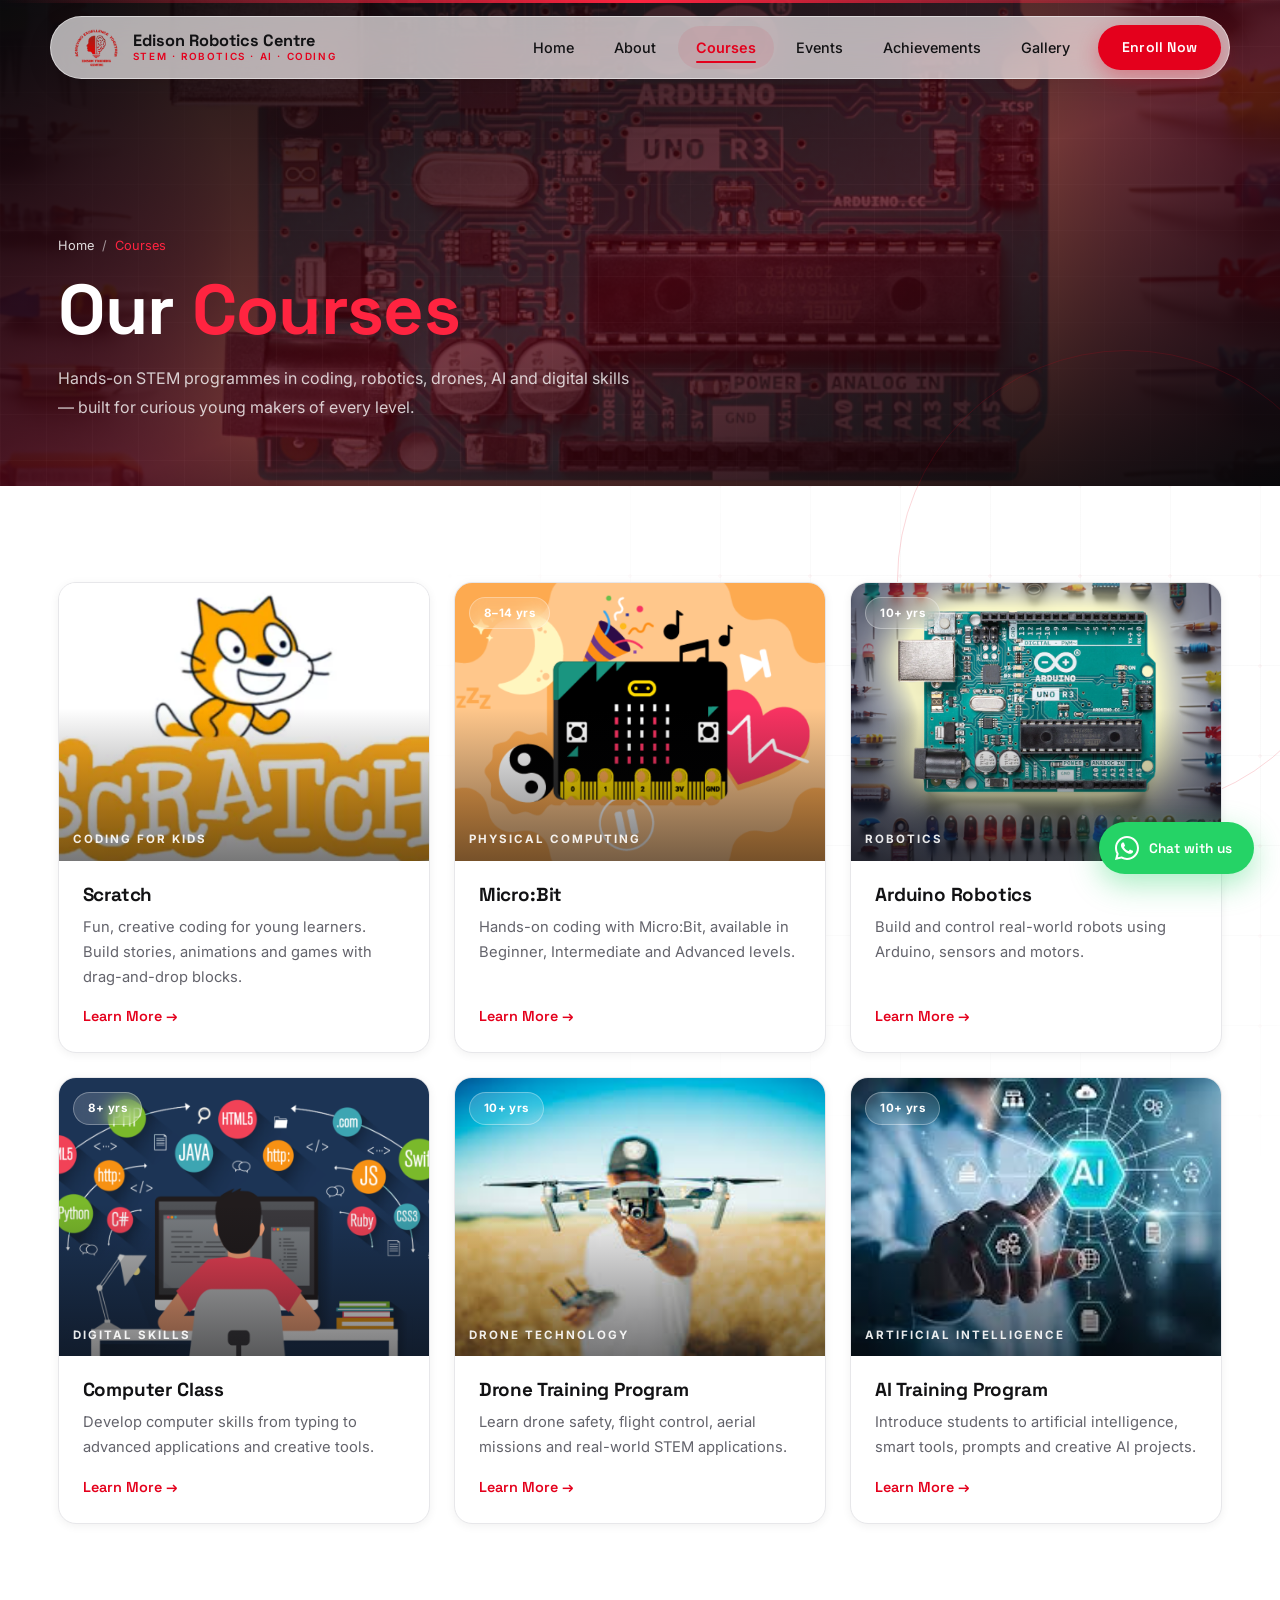
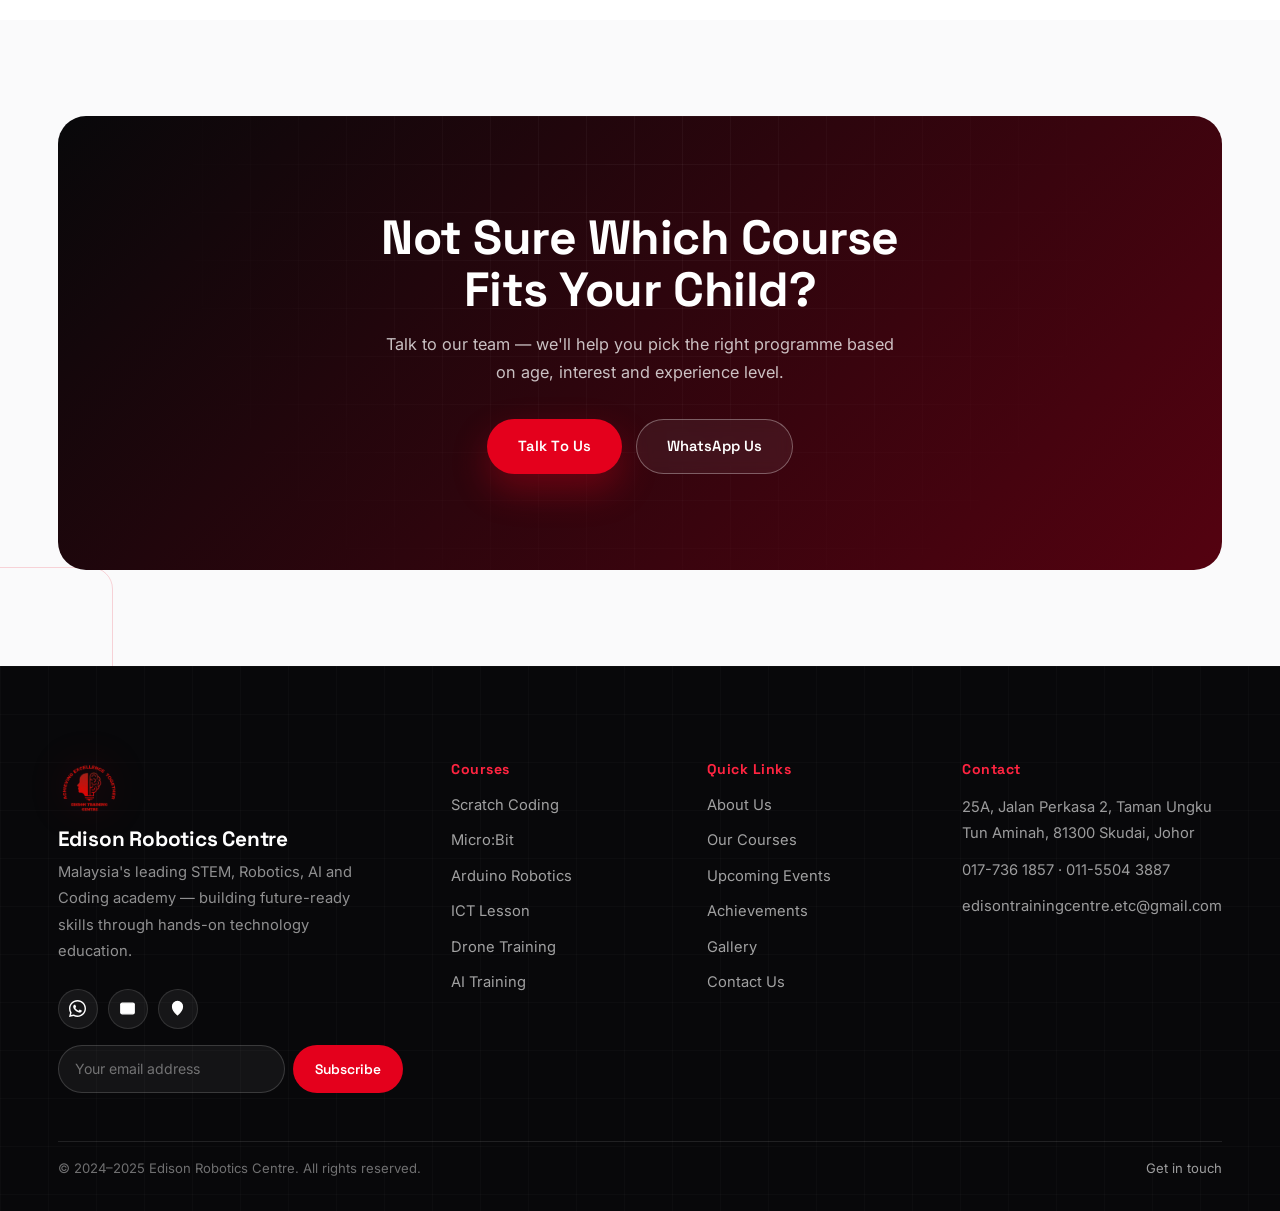
<file: courses.html>
<!DOCTYPE html>
<html lang="en">
<head>
  <meta charset="utf-8" />
  <meta name="viewport" content="width=device-width,initial-scale=1" />
  <title>Courses — Edison Robotics Centre</title>
  <meta name="description" content="Explore hands-on STEM courses in coding, robotics, drones and AI at Edison Robotics Centre — from Scratch for beginners to advanced Arduino robotics.">
  <link href="https://fonts.googleapis.com/css2?family=Space+Grotesk:wght@500;600;700&family=Inter:wght@400;500;600;700;800&display=swap" rel="stylesheet">
  <link rel="stylesheet" href="style.css">
</head>
<body>

  <header class="site-header">
    <div class="nav-container">
      <a href="index.html" class="nav-brand-link">
        <div class="nav-logo"><img src="assets/ach36.png" alt="Edison Robotics Centre logo"></div>
        <div class="nav-brand-text"><span class="name">Edison Robotics Centre</span><span class="tag">STEM · Robotics · AI · Coding</span></div>
      </a>
      <button class="nav-toggle" aria-label="Toggle menu"><span></span><span></span><span></span></button>
      <nav class="nav-menu">
        <a href="index.html">Home</a>
        <a href="about.html">About</a>
        <a href="courses.html" class="active-link">Courses</a>
        <a href="events.html">Events</a>
        <a href="achievement.html">Achievements</a>
        <a href="gallery.html">Gallery</a>
        <a href="contactus.html" class="nav-btn">Enroll Now</a>
      </nav>
    </div>
  </header>

  <section class="page-hero">
    <div class="ph-bg" style="background-image:url('assets/arduino.PNG');"></div>
    <div class="ph-overlay"></div>
    <div class="ph-inner">
      <nav class="ph-crumb"><a href="index.html">Home</a><span>/</span><span class="current">Courses</span></nav>
      <h1>Our <span class="accent">Courses</span></h1>
      <p>Hands-on STEM programmes in coding, robotics, drones, AI and digital skills — built for curious young makers of every level.</p>
    </div>
  </section>

  <main class="section bg-pattern-circuit deco-circle deco-lg deco-tr">
    <div class="container">
      <div class="course-grid-premium">

        <a href="scratch.html" class="course-card-p reveal d1">
          <div class="course-media">
            <img src="assets/scratch.PNG" alt="Scratch course" loading="lazy">
            <span class="course-age-badge">7–12 yrs</span>
            <span class="course-cat">Coding for Kids</span>
          </div>
          <div class="course-body">
            <h3>Scratch</h3>
            <p>Fun, creative coding for young learners. Build stories, animations and games with drag-and-drop blocks.</p>
            <span class="course-link">Learn More →</span>
          </div>
        </a>

        <a href="microbit.html" class="course-card-p reveal d2">
          <div class="course-media">
            <img src="assets/microbit.PNG" alt="Micro:Bit course" loading="lazy">
            <span class="course-age-badge">8–14 yrs</span>
            <span class="course-cat">Physical Computing</span>
          </div>
          <div class="course-body">
            <h3>Micro:Bit</h3>
            <p>Hands-on coding with Micro:Bit, available in Beginner, Intermediate and Advanced levels.</p>
            <span class="course-link">Learn More →</span>
          </div>
        </a>

        <a href="arduino.html" class="course-card-p reveal d3">
          <div class="course-media">
            <img src="assets/arduino.PNG" alt="Arduino Robotics course" loading="lazy">
            <span class="course-age-badge">10+ yrs</span>
            <span class="course-cat">Robotics</span>
          </div>
          <div class="course-body">
            <h3>Arduino Robotics</h3>
            <p>Build and control real-world robots using Arduino, sensors and motors.</p>
            <span class="course-link">Learn More →</span>
          </div>
        </a>

        <a href="computer.html" class="course-card-p reveal d4">
          <div class="course-media">
            <img src="assets/computer.PNG" alt="Computer Class" loading="lazy">
            <span class="course-age-badge">8+ yrs</span>
            <span class="course-cat">Digital Skills</span>
          </div>
          <div class="course-body">
            <h3>Computer Class</h3>
            <p>Develop computer skills from typing to advanced applications and creative tools.</p>
            <span class="course-link">Learn More →</span>
          </div>
        </a>

        <a href="drone.html" class="course-card-p reveal d5">
          <div class="course-media">
            <img src="assets/drone.jpg" alt="Drone Training Program" loading="lazy">
            <span class="course-age-badge">10+ yrs</span>
            <span class="course-cat">Drone Technology</span>
          </div>
          <div class="course-body">
            <h3>Drone Training Program</h3>
            <p>Learn drone safety, flight control, aerial missions and real-world STEM applications.</p>
            <span class="course-link">Learn More →</span>
          </div>
        </a>

        <a href="ai.html" class="course-card-p reveal d6">
          <div class="course-media">
            <img src="assets/ai.jpg" alt="AI Training Program" loading="lazy">
            <span class="course-age-badge">10+ yrs</span>
            <span class="course-cat">Artificial Intelligence</span>
          </div>
          <div class="course-body">
            <h3>AI Training Program</h3>
            <p>Introduce students to artificial intelligence, smart tools, prompts and creative AI projects.</p>
            <span class="course-link">Learn More →</span>
          </div>
        </a>

  

      </div>
    </div>
  </main>

  <section class="section bg-alt deco-square deco-sm deco-bl">
    <div class="container">
      <div class="cta-banner reveal-scale" style="background:linear-gradient(135deg, var(--black) 0%, var(--red-darker) 130%);">
        <h2>Not Sure Which Course Fits Your Child?</h2>
        <p>Talk to our team — we'll help you pick the right programme based on age, interest and experience level.</p>
        <div class="cta-actions">
          <a href="contactus.html" class="btn btn-primary">Talk To Us</a>
          <a href="https://wa.me/60177361857" target="_blank" rel="noopener" class="btn btn-ghost">WhatsApp Us</a>
        </div>
      </div>
    </div>
  </section>

  <footer class="site-footer">
    <div class="footer-top">
      <div class="footer-brand">
        <img src="assets/ach36.png" alt="Edison Robotics Centre logo">
        <h2>Edison Robotics Centre</h2>
        <p>Malaysia's leading STEM, Robotics, AI and Coding academy — building future-ready skills through hands-on technology education.</p>
        <div class="footer-social">
          <a href="https://wa.me/60177361857" target="_blank" rel="noopener" aria-label="WhatsApp"><svg viewBox="0 0 32 32"><path d="M16 0C7.163 0 0 7.163 0 16c0 2.822.736 5.472 2.027 7.774L0 32l8.426-2.007A15.934 15.934 0 0016 32c8.837 0 16-7.163 16-16S24.837 0 16 0zm0 29.333a13.27 13.27 0 01-6.773-1.853l-.486-.289-5.002 1.192 1.227-4.878-.317-.5A13.267 13.267 0 012.667 16C2.667 8.636 8.636 2.667 16 2.667S29.333 8.636 29.333 16 23.364 29.333 16 29.333zm7.27-9.862c-.398-.199-2.354-1.162-2.718-1.294-.364-.133-.629-.199-.894.199-.265.398-1.027 1.294-1.259 1.559-.232.265-.464.298-.862.1-.398-.199-1.681-.619-3.203-1.977-1.184-1.056-1.983-2.36-2.215-2.758-.232-.398-.025-.614.174-.812.179-.178.398-.464.597-.696.199-.232.265-.398.398-.663.133-.265.066-.497-.033-.696-.1-.199-.894-2.154-1.225-2.95-.322-.773-.65-.668-.894-.68l-.762-.013c-.265 0-.696.1-1.061.497-.364.398-1.392 1.36-1.392 3.315s1.425 3.845 1.624 4.11c.199.265 2.804 4.28 6.793 5.999.95.41 1.692.655 2.27.839.954.304 1.822.261 2.509.158.765-.114 2.354-.962 2.687-1.891.332-.929.332-1.726.232-1.891-.099-.166-.364-.265-.762-.464z"/></svg></a>
          <a href="mailto:edisontrainingcentre.etc@gmail.com" aria-label="Email"><svg viewBox="0 0 24 24" fill="none" stroke="currentColor" stroke-width="1.8" stroke-linecap="round" stroke-linejoin="round"><rect x="2.5" y="4.5" width="19" height="15" rx="2"/><path d="m3 6 9 7 9-7"/></svg></a>
          <a href="https://www.google.com/maps?q=25A,+Jalan+Perkasa+2,+Taman+Ungku+Tun+Aminah,+81300+Skudai,+Johor" target="_blank" rel="noopener" aria-label="Location on Google Maps"><svg viewBox="0 0 24 24" fill="none" stroke="currentColor" stroke-width="1.8" stroke-linecap="round" stroke-linejoin="round"><path d="M12 21s7-6.5 7-12a7 7 0 0 0-14 0c0 5.5 7 12 7 12Z"/><circle cx="12" cy="9" r="2.5"/></svg></a>
        </div>
        <form class="footer-newsletter" onsubmit="event.preventDefault(); this.reset(); alert('Thanks for subscribing!');">
          <input type="email" placeholder="Your email address" aria-label="Email for newsletter" required>
          <button type="submit">Subscribe</button>
        </form>
      </div>
      <div class="footer-col">
        <h3>Courses</h3>
        <a href="scratch.html">Scratch Coding</a>
        <a href="microbit.html">Micro:Bit</a>
        <a href="arduino.html">Arduino Robotics</a>
        <a href="computer.html">ICT Lesson</a>
        <a href="drone.html">Drone Training</a>
        <a href="ai.html">AI Training</a>
      </div>
      <div class="footer-col">
        <h3>Quick Links</h3>
        <a href="about.html">About Us</a>
        <a href="courses.html">Our Courses</a>
        <a href="events.html">Upcoming Events</a>
        <a href="achievement.html">Achievements</a>
        <a href="gallery.html">Gallery</a>
        <a href="contactus.html">Contact Us</a>
      </div>
      <div class="footer-col">
        <h3>Contact</h3>
        <p>25A, Jalan Perkasa 2, Taman Ungku Tun Aminah, 81300 Skudai, Johor</p>
        <p>017-736 1857 &middot; 011-5504 3887</p>
        <p>edisontrainingcentre.etc@gmail.com</p>
      </div>
    </div>
    <div class="footer-bottom">
      <p>&copy; 2024–2025 Edison Robotics Centre. All rights reserved.</p>
      <p><a href="contactus.html">Get in touch</a></p>
    </div>
  </footer>

  <a href="https://wa.me/60177361857" target="_blank" rel="noopener noreferrer" class="whatsapp-fab" aria-label="Chat with us on WhatsApp">
    <svg viewBox="0 0 32 32" fill="white"><path d="M16 0C7.163 0 0 7.163 0 16c0 2.822.736 5.472 2.027 7.774L0 32l8.426-2.007A15.934 15.934 0 0016 32c8.837 0 16-7.163 16-16S24.837 0 16 0zm0 29.333a13.27 13.27 0 01-6.773-1.853l-.486-.289-5.002 1.192 1.227-4.878-.317-.5A13.267 13.267 0 012.667 16C2.667 8.636 8.636 2.667 16 2.667S29.333 8.636 29.333 16 23.364 29.333 16 29.333zm7.27-9.862c-.398-.199-2.354-1.162-2.718-1.294-.364-.133-.629-.199-.894.199-.265.398-1.027 1.294-1.259 1.559-.232.265-.464.298-.862.1-.398-.199-1.681-.619-3.203-1.977-1.184-1.056-1.983-2.36-2.215-2.758-.232-.398-.025-.614.174-.812.179-.178.398-.464.597-.696.199-.232.265-.398.398-.663.133-.265.066-.497-.033-.696-.1-.199-.894-2.154-1.225-2.95-.322-.773-.65-.668-.894-.68l-.762-.013c-.265 0-.696.1-1.061.497-.364.398-1.392 1.36-1.392 3.315s1.425 3.845 1.624 4.11c.199.265 2.804 4.28 6.793 5.999.95.41 1.692.655 2.27.839.954.304 1.822.261 2.509.158.765-.114 2.354-.962 2.687-1.891.332-.929.332-1.726.232-1.891-.099-.166-.364-.265-.762-.464z"/></svg>
    <span class="wa-label">Chat with us</span>
  </a>

  <script src="main.js"></script>
</body>
</html>
</file>
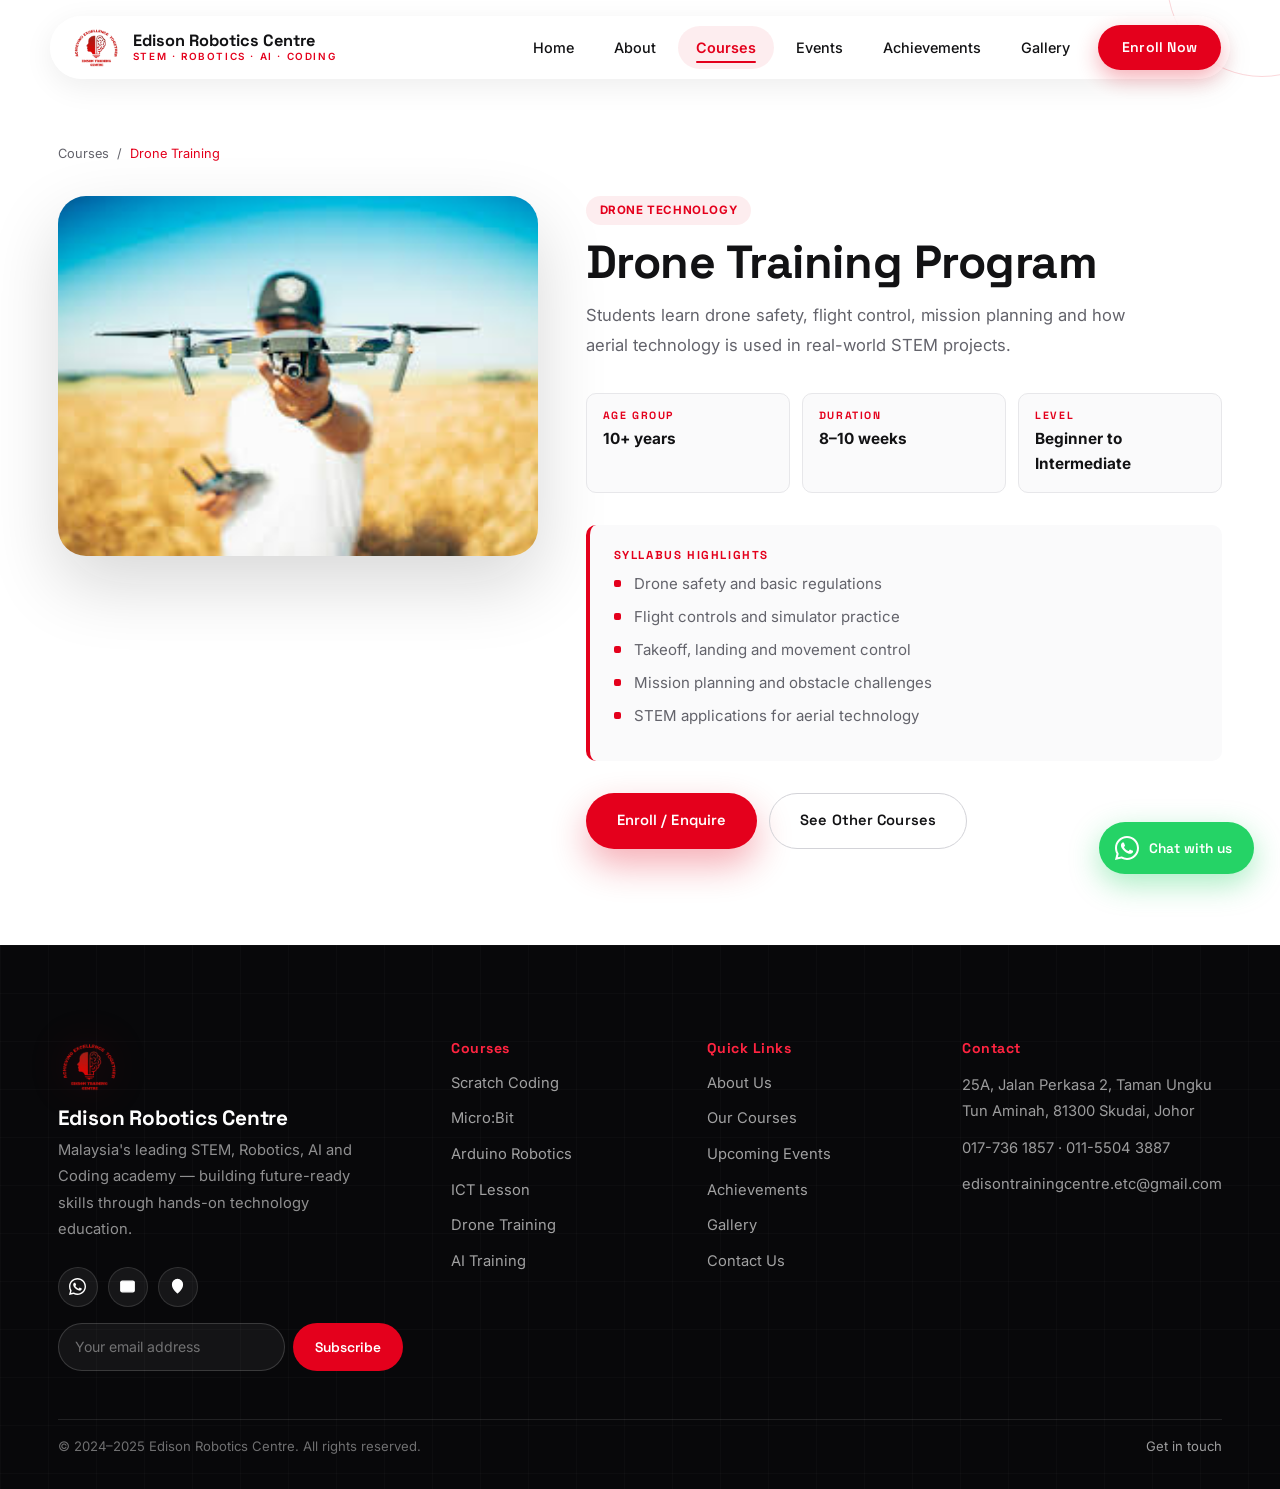
<file: drone.html>
<!DOCTYPE html>
<html lang="en">
<head>
  <meta charset="utf-8">
  <meta name="viewport" content="width=device-width,initial-scale=1">
  <title>Drone Training Program — Edison Robotics Centre</title>
  <meta name="description" content="Drone Training Program at Edison Robotics Centre — flight control, safety and mission planning for ages 10 and up.">
  <link href="https://fonts.googleapis.com/css2?family=Space+Grotesk:wght@500;600;700&family=Inter:wght@400;500;600;700;800&display=swap" rel="stylesheet">
  <link rel="stylesheet" href="style.css">
</head>
<body>
  <header class="site-header">
    <div class="nav-container">
      <a href="index.html" class="nav-brand-link">
        <div class="nav-logo"><img src="assets/ach36.png" alt="Edison Robotics Centre logo"></div>
        <div class="nav-brand-text"><span class="name">Edison Robotics Centre</span><span class="tag">STEM · Robotics · AI · Coding</span></div>
      </a>
      <button class="nav-toggle" aria-label="Toggle menu"><span></span><span></span><span></span></button>
      <nav class="nav-menu">
        <a href="index.html">Home</a>
        <a href="about.html">About</a>
        <a href="courses.html" class="active-link">Courses</a>
        <a href="events.html">Events</a>
        <a href="achievement.html">Achievements</a>
        <a href="gallery.html">Gallery</a>
        <a href="contactus.html" class="nav-btn">Enroll Now</a>
      </nav>
    </div>
  </header>

  <main class="section deco-circle deco-sm deco-tr deco-delay-2" style="padding-top:140px;">
    <div class="container">
      <nav class="ph-crumb" style="color:var(--text-muted);margin-bottom:var(--sp-6);"><a href="courses.html" style="color:var(--text-muted);">Courses</a><span>/</span><span style="color:var(--red);">Drone Training</span></nav>

      <div class="detail-hero">
        <div class="detail-media reveal-left"><img src="assets/drone.jpg" alt="Drone Training Program"></div>
        <div class="detail-panel reveal-right">
          <span class="badge">Drone Technology</span>
          <h1>Drone Training Program</h1>
          <p class="lead">Students learn drone safety, flight control, mission planning and how aerial technology is used in real-world STEM projects.</p>

          <div class="detail-info-grid">
            <div class="detail-info-box"><h4>Age Group</h4><p>10+ years</p></div>
            <div class="detail-info-box"><h4>Duration</h4><p>8–10 weeks</p></div>
            <div class="detail-info-box"><h4>Level</h4><p>Beginner to Intermediate</p></div>
          </div>

          <div class="detail-syllabus">
            <h4>Syllabus Highlights</h4>
            <ul>
              <li>Drone safety and basic regulations</li>
              <li>Flight controls and simulator practice</li>
              <li>Takeoff, landing and movement control</li>
              <li>Mission planning and obstacle challenges</li>
              <li>STEM applications for aerial technology</li>
            </ul>
          </div>

          <div class="detail-actions">
            <a class="btn btn-primary" href="contactus.html">Enroll / Enquire</a>
            <a class="btn btn-outline" href="courses.html">See Other Courses</a>
          </div>
        </div>
      </div>
    </div>
  </main>

  <footer class="site-footer">
    <div class="footer-top">
      <div class="footer-brand">
        <img src="assets/ach36.png" alt="Edison Robotics Centre logo">
        <h2>Edison Robotics Centre</h2>
        <p>Malaysia's leading STEM, Robotics, AI and Coding academy — building future-ready skills through hands-on technology education.</p>
        <div class="footer-social">
          <a href="https://wa.me/60177361857" target="_blank" rel="noopener" aria-label="WhatsApp"><svg viewBox="0 0 32 32"><path d="M16 0C7.163 0 0 7.163 0 16c0 2.822.736 5.472 2.027 7.774L0 32l8.426-2.007A15.934 15.934 0 0016 32c8.837 0 16-7.163 16-16S24.837 0 16 0zm0 29.333a13.27 13.27 0 01-6.773-1.853l-.486-.289-5.002 1.192 1.227-4.878-.317-.5A13.267 13.267 0 012.667 16C2.667 8.636 8.636 2.667 16 2.667S29.333 8.636 29.333 16 23.364 29.333 16 29.333zm7.27-9.862c-.398-.199-2.354-1.162-2.718-1.294-.364-.133-.629-.199-.894.199-.265.398-1.027 1.294-1.259 1.559-.232.265-.464.298-.862.1-.398-.199-1.681-.619-3.203-1.977-1.184-1.056-1.983-2.36-2.215-2.758-.232-.398-.025-.614.174-.812.179-.178.398-.464.597-.696.199-.232.265-.398.398-.663.133-.265.066-.497-.033-.696-.1-.199-.894-2.154-1.225-2.95-.322-.773-.65-.668-.894-.68l-.762-.013c-.265 0-.696.1-1.061.497-.364.398-1.392 1.36-1.392 3.315s1.425 3.845 1.624 4.11c.199.265 2.804 4.28 6.793 5.999.95.41 1.692.655 2.27.839.954.304 1.822.261 2.509.158.765-.114 2.354-.962 2.687-1.891.332-.929.332-1.726.232-1.891-.099-.166-.364-.265-.762-.464z"/></svg></a>
          <a href="mailto:edisontrainingcentre.etc@gmail.com" aria-label="Email"><svg viewBox="0 0 24 24" fill="none" stroke="currentColor" stroke-width="1.8" stroke-linecap="round" stroke-linejoin="round"><rect x="2.5" y="4.5" width="19" height="15" rx="2"/><path d="m3 6 9 7 9-7"/></svg></a>
          <a href="https://www.google.com/maps?q=25A,+Jalan+Perkasa+2,+Taman+Ungku+Tun+Aminah,+81300+Skudai,+Johor" target="_blank" rel="noopener" aria-label="Location on Google Maps"><svg viewBox="0 0 24 24" fill="none" stroke="currentColor" stroke-width="1.8" stroke-linecap="round" stroke-linejoin="round"><path d="M12 21s7-6.5 7-12a7 7 0 0 0-14 0c0 5.5 7 12 7 12Z"/><circle cx="12" cy="9" r="2.5"/></svg></a>
        </div>
        <form class="footer-newsletter" onsubmit="event.preventDefault(); this.reset(); alert('Thanks for subscribing!');">
          <input type="email" placeholder="Your email address" aria-label="Email for newsletter" required>
          <button type="submit">Subscribe</button>
        </form>
      </div>
      <div class="footer-col">
        <h3>Courses</h3>
        <a href="scratch.html">Scratch Coding</a>
        <a href="microbit.html">Micro:Bit</a>
        <a href="arduino.html">Arduino Robotics</a>
        <a href="computer.html">ICT Lesson</a>
        <a href="drone.html">Drone Training</a>
        <a href="ai.html">AI Training</a>
      </div>
      <div class="footer-col">
        <h3>Quick Links</h3>
        <a href="about.html">About Us</a>
        <a href="courses.html">Our Courses</a>
        <a href="events.html">Upcoming Events</a>
        <a href="achievement.html">Achievements</a>
        <a href="gallery.html">Gallery</a>
        <a href="contactus.html">Contact Us</a>
      </div>
      <div class="footer-col">
        <h3>Contact</h3>
        <p>25A, Jalan Perkasa 2, Taman Ungku Tun Aminah, 81300 Skudai, Johor</p>
        <p>017-736 1857 &middot; 011-5504 3887</p>
        <p>edisontrainingcentre.etc@gmail.com</p>
      </div>
    </div>
    <div class="footer-bottom">
      <p>&copy; 2024–2025 Edison Robotics Centre. All rights reserved.</p>
      <p><a href="contactus.html">Get in touch</a></p>
    </div>
  </footer>

  <a href="https://wa.me/60177361857" target="_blank" rel="noopener noreferrer" class="whatsapp-fab" aria-label="Chat with us on WhatsApp">
    <svg viewBox="0 0 32 32" fill="white"><path d="M16 0C7.163 0 0 7.163 0 16c0 2.822.736 5.472 2.027 7.774L0 32l8.426-2.007A15.934 15.934 0 0016 32c8.837 0 16-7.163 16-16S24.837 0 16 0zm0 29.333a13.27 13.27 0 01-6.773-1.853l-.486-.289-5.002 1.192 1.227-4.878-.317-.5A13.267 13.267 0 012.667 16C2.667 8.636 8.636 2.667 16 2.667S29.333 8.636 29.333 16 23.364 29.333 16 29.333zm7.27-9.862c-.398-.199-2.354-1.162-2.718-1.294-.364-.133-.629-.199-.894.199-.265.398-1.027 1.294-1.259 1.559-.232.265-.464.298-.862.1-.398-.199-1.681-.619-3.203-1.977-1.184-1.056-1.983-2.36-2.215-2.758-.232-.398-.025-.614.174-.812.179-.178.398-.464.597-.696.199-.232.265-.398.398-.663.133-.265.066-.497-.033-.696-.1-.199-.894-2.154-1.225-2.95-.322-.773-.65-.668-.894-.68l-.762-.013c-.265 0-.696.1-1.061.497-.364.398-1.392 1.36-1.392 3.315s1.425 3.845 1.624 4.11c.199.265 2.804 4.28 6.793 5.999.95.41 1.692.655 2.27.839.954.304 1.822.261 2.509.158.765-.114 2.354-.962 2.687-1.891.332-.929.332-1.726.232-1.891-.099-.166-.364-.265-.762-.464z"/></svg>
    <span class="wa-label">Chat with us</span>
  </a>

  <script src="main.js"></script>
</body>
</html>
</file>
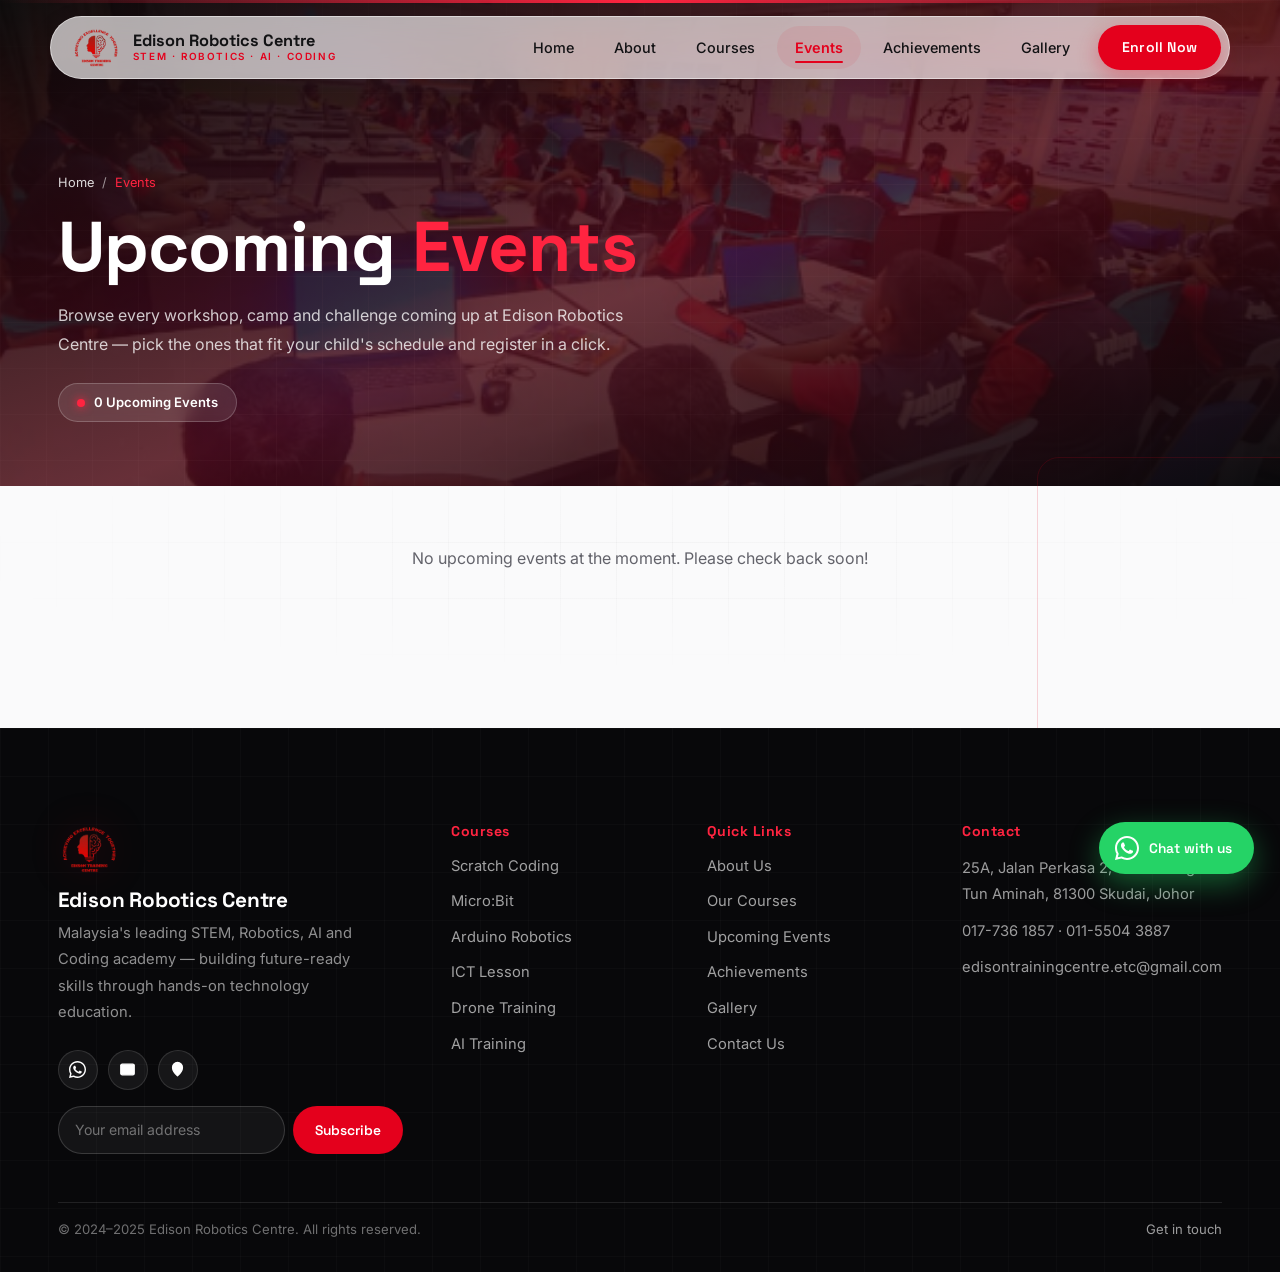
<file: events.html>
<!DOCTYPE html>
<html lang="en">
<head>
  <meta charset="utf-8" />
  <meta name="viewport" content="width=device-width,initial-scale=1" />
  <title>Upcoming Events — Edison Robotics Centre</title>
  <meta name="description" content="Browse every workshop, camp and competition coming up at Edison Robotics Centre and register in a click.">
  <link href="https://fonts.googleapis.com/css2?family=Space+Grotesk:wght@500;600;700&family=Inter:wght@400;500;600;700;800&display=swap" rel="stylesheet">
  <link rel="stylesheet" href="style.css">
  <link rel="stylesheet" href="events.css">
</head>
<body>

  <header class="site-header">
    <div class="nav-container">
      <a href="index.html" class="nav-brand-link">
        <div class="nav-logo"><img src="assets/ach36.png" alt="Edison Robotics Centre logo"></div>
        <div class="nav-brand-text"><span class="name">Edison Robotics Centre</span><span class="tag">STEM · Robotics · AI · Coding</span></div>
      </a>
      <button class="nav-toggle" aria-label="Toggle menu"><span></span><span></span><span></span></button>
      <nav class="nav-menu">
        <a href="index.html">Home</a>
        <a href="about.html">About</a>
        <a href="courses.html">Courses</a>
        <a href="events.html" class="active-link">Events</a>
        <a href="achievement.html">Achievements</a>
        <a href="gallery.html">Gallery</a>
        <a href="contactus.html" class="nav-btn">Enroll Now</a>
      </nav>
    </div>
  </header>

  <section class="page-hero">
    <div class="ph-bg" style="background-image:url('assets/ach1.PNG');"></div>
    <div class="ph-overlay"></div>
    <div class="ph-inner">
      <nav class="ph-crumb"><a href="index.html">Home</a><span>/</span><span class="current">Events</span></nav>
      <h1>Upcoming <span class="accent">Events</span></h1>
      <p>Browse every workshop, camp and challenge coming up at Edison Robotics Centre — pick the ones that fit your child's schedule and register in a click.</p>
      <div class="ph-badge"><span class="dot"></span><span id="eventsHeroCount">Loading events&hellip;</span></div>
    </div>
  </section>

  <section class="section events-list-section bg-alt bg-pattern-grid deco-square deco-md deco-tr">
    <div class="container">
      <div class="events-list" id="eventsList">
        <p class="events-empty">Loading events&hellip;</p>
      </div>
    </div>
  </section>

  <footer class="site-footer">
    <div class="footer-top">
      <div class="footer-brand">
        <img src="assets/ach36.png" alt="Edison Robotics Centre logo">
        <h2>Edison Robotics Centre</h2>
        <p>Malaysia's leading STEM, Robotics, AI and Coding academy — building future-ready skills through hands-on technology education.</p>
        <div class="footer-social">
          <a href="https://wa.me/60177361857" target="_blank" rel="noopener" aria-label="WhatsApp"><svg viewBox="0 0 32 32"><path d="M16 0C7.163 0 0 7.163 0 16c0 2.822.736 5.472 2.027 7.774L0 32l8.426-2.007A15.934 15.934 0 0016 32c8.837 0 16-7.163 16-16S24.837 0 16 0zm0 29.333a13.27 13.27 0 01-6.773-1.853l-.486-.289-5.002 1.192 1.227-4.878-.317-.5A13.267 13.267 0 012.667 16C2.667 8.636 8.636 2.667 16 2.667S29.333 8.636 29.333 16 23.364 29.333 16 29.333zm7.27-9.862c-.398-.199-2.354-1.162-2.718-1.294-.364-.133-.629-.199-.894.199-.265.398-1.027 1.294-1.259 1.559-.232.265-.464.298-.862.1-.398-.199-1.681-.619-3.203-1.977-1.184-1.056-1.983-2.36-2.215-2.758-.232-.398-.025-.614.174-.812.179-.178.398-.464.597-.696.199-.232.265-.398.398-.663.133-.265.066-.497-.033-.696-.1-.199-.894-2.154-1.225-2.95-.322-.773-.65-.668-.894-.68l-.762-.013c-.265 0-.696.1-1.061.497-.364.398-1.392 1.36-1.392 3.315s1.425 3.845 1.624 4.11c.199.265 2.804 4.28 6.793 5.999.95.41 1.692.655 2.27.839.954.304 1.822.261 2.509.158.765-.114 2.354-.962 2.687-1.891.332-.929.332-1.726.232-1.891-.099-.166-.364-.265-.762-.464z"/></svg></a>
          <a href="mailto:edisontrainingcentre.etc@gmail.com" aria-label="Email"><svg viewBox="0 0 24 24" fill="none" stroke="currentColor" stroke-width="1.8" stroke-linecap="round" stroke-linejoin="round"><rect x="2.5" y="4.5" width="19" height="15" rx="2"/><path d="m3 6 9 7 9-7"/></svg></a>
          <a href="https://www.google.com/maps?q=25A,+Jalan+Perkasa+2,+Taman+Ungku+Tun+Aminah,+81300+Skudai,+Johor" target="_blank" rel="noopener" aria-label="Location on Google Maps"><svg viewBox="0 0 24 24" fill="none" stroke="currentColor" stroke-width="1.8" stroke-linecap="round" stroke-linejoin="round"><path d="M12 21s7-6.5 7-12a7 7 0 0 0-14 0c0 5.5 7 12 7 12Z"/><circle cx="12" cy="9" r="2.5"/></svg></a>
        </div>
        <form class="footer-newsletter" onsubmit="event.preventDefault(); this.reset(); alert('Thanks for subscribing!');">
          <input type="email" placeholder="Your email address" aria-label="Email for newsletter" required>
          <button type="submit">Subscribe</button>
        </form>
      </div>
      <div class="footer-col">
        <h3>Courses</h3>
        <a href="scratch.html">Scratch Coding</a>
        <a href="microbit.html">Micro:Bit</a>
        <a href="arduino.html">Arduino Robotics</a>
        <a href="computer.html">ICT Lesson</a>
        <a href="drone.html">Drone Training</a>
        <a href="ai.html">AI Training</a>
      </div>
      <div class="footer-col">
        <h3>Quick Links</h3>
        <a href="about.html">About Us</a>
        <a href="courses.html">Our Courses</a>
        <a href="events.html">Upcoming Events</a>
        <a href="achievement.html">Achievements</a>
        <a href="gallery.html">Gallery</a>
        <a href="contactus.html">Contact Us</a>
      </div>
      <div class="footer-col">
        <h3>Contact</h3>
        <p>25A, Jalan Perkasa 2, Taman Ungku Tun Aminah, 81300 Skudai, Johor</p>
        <p>017-736 1857 &middot; 011-5504 3887</p>
        <p>edisontrainingcentre.etc@gmail.com</p>
      </div>
    </div>
    <div class="footer-bottom">
      <p>&copy; 2024–2025 Edison Robotics Centre. All rights reserved.</p>
      <p><a href="contactus.html">Get in touch</a></p>
    </div>
  </footer>

  <a href="https://wa.me/60177361857" target="_blank" rel="noopener noreferrer" class="whatsapp-fab" aria-label="Chat with us on WhatsApp">
    <svg viewBox="0 0 32 32" fill="white"><path d="M16 0C7.163 0 0 7.163 0 16c0 2.822.736 5.472 2.027 7.774L0 32l8.426-2.007A15.934 15.934 0 0016 32c8.837 0 16-7.163 16-16S24.837 0 16 0zm0 29.333a13.27 13.27 0 01-6.773-1.853l-.486-.289-5.002 1.192 1.227-4.878-.317-.5A13.267 13.267 0 012.667 16C2.667 8.636 8.636 2.667 16 2.667S29.333 8.636 29.333 16 23.364 29.333 16 29.333zm7.27-9.862c-.398-.199-2.354-1.162-2.718-1.294-.364-.133-.629-.199-.894.199-.265.398-1.027 1.294-1.259 1.559-.232.265-.464.298-.862.1-.398-.199-1.681-.619-3.203-1.977-1.184-1.056-1.983-2.36-2.215-2.758-.232-.398-.025-.614.174-.812.179-.178.398-.464.597-.696.199-.232.265-.398.398-.663.133-.265.066-.497-.033-.696-.1-.199-.894-2.154-1.225-2.95-.322-.773-.65-.668-.894-.68l-.762-.013c-.265 0-.696.1-1.061.497-.364.398-1.392 1.36-1.392 3.315s1.425 3.845 1.624 4.11c.199.265 2.804 4.28 6.793 5.999.95.41 1.692.655 2.27.839.954.304 1.822.261 2.509.158.765-.114 2.354-.962 2.687-1.891.332-.929.332-1.726.232-1.891-.099-.166-.364-.265-.762-.464z"/></svg>
    <span class="wa-label">Chat with us</span>
  </a>

  <script src="main.js"></script>
  <script type="module" src="events-page.js"></script>
</body>
</html>
</file>
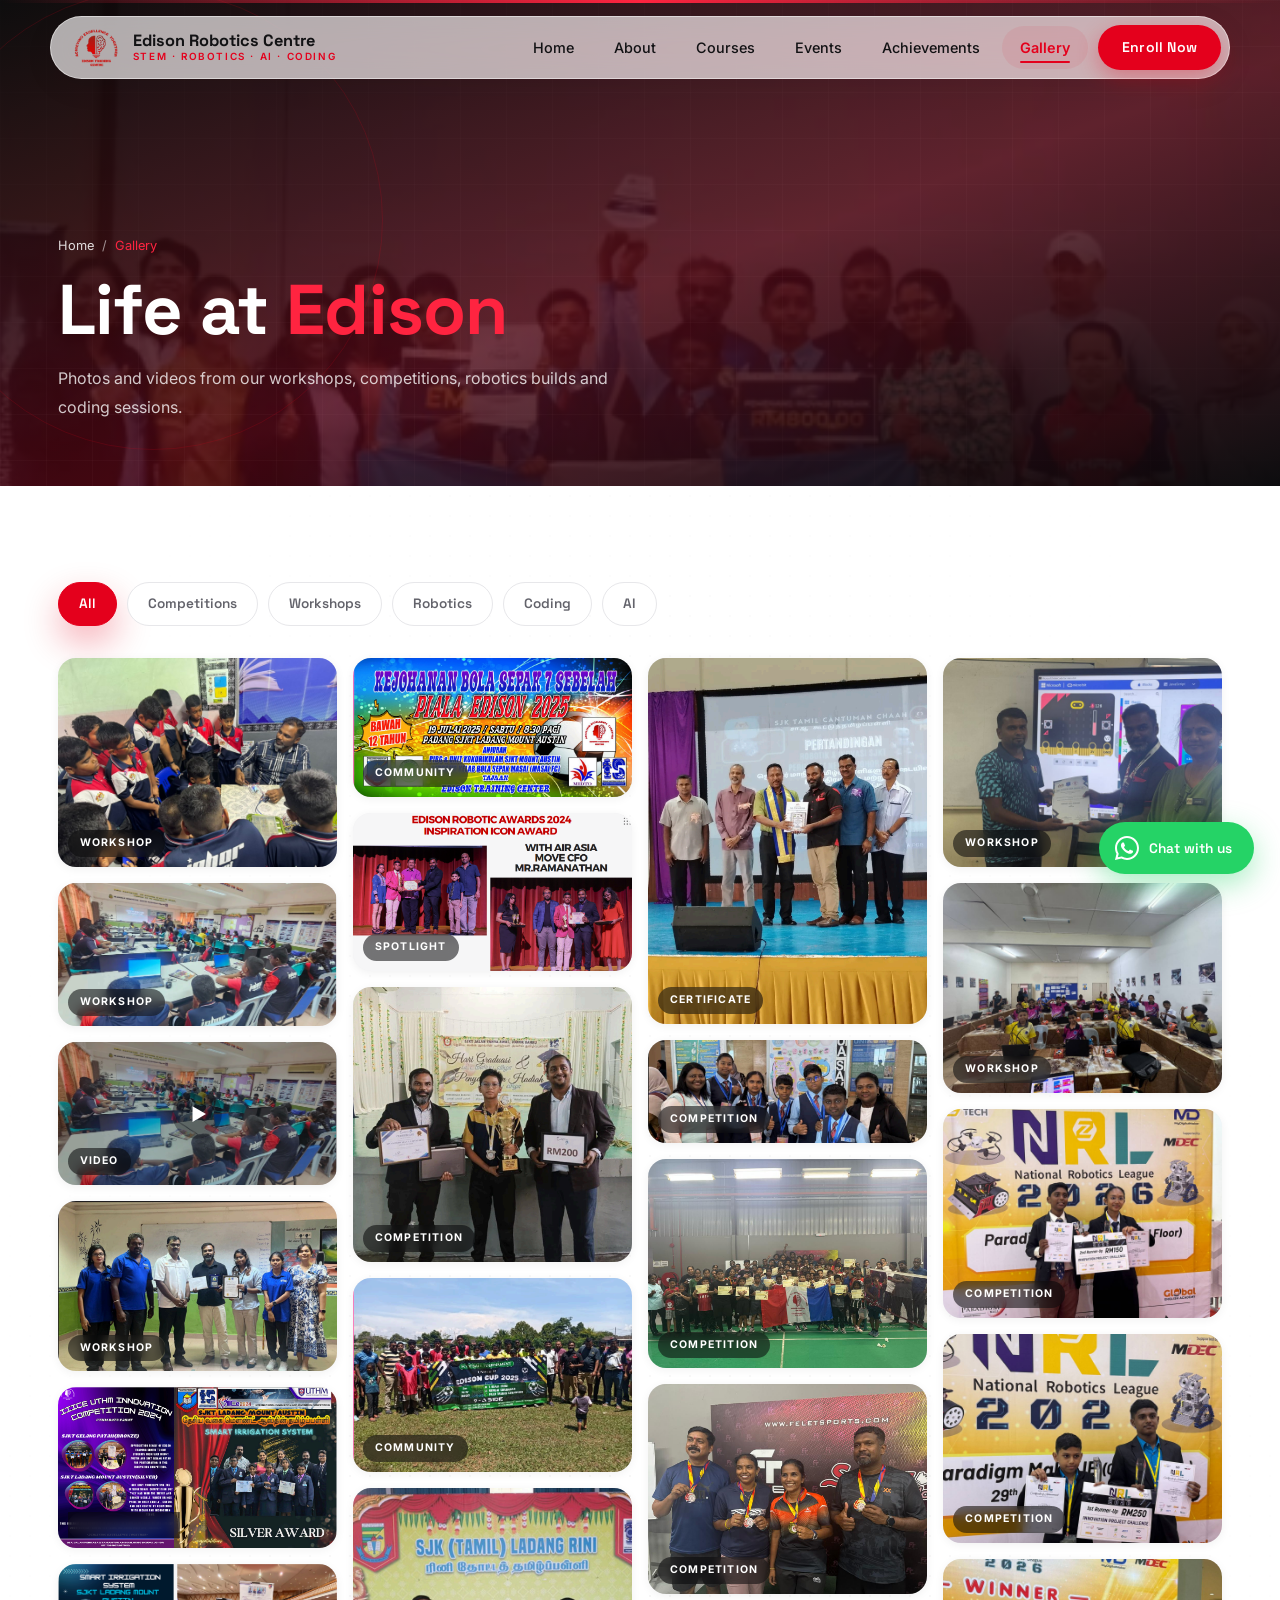
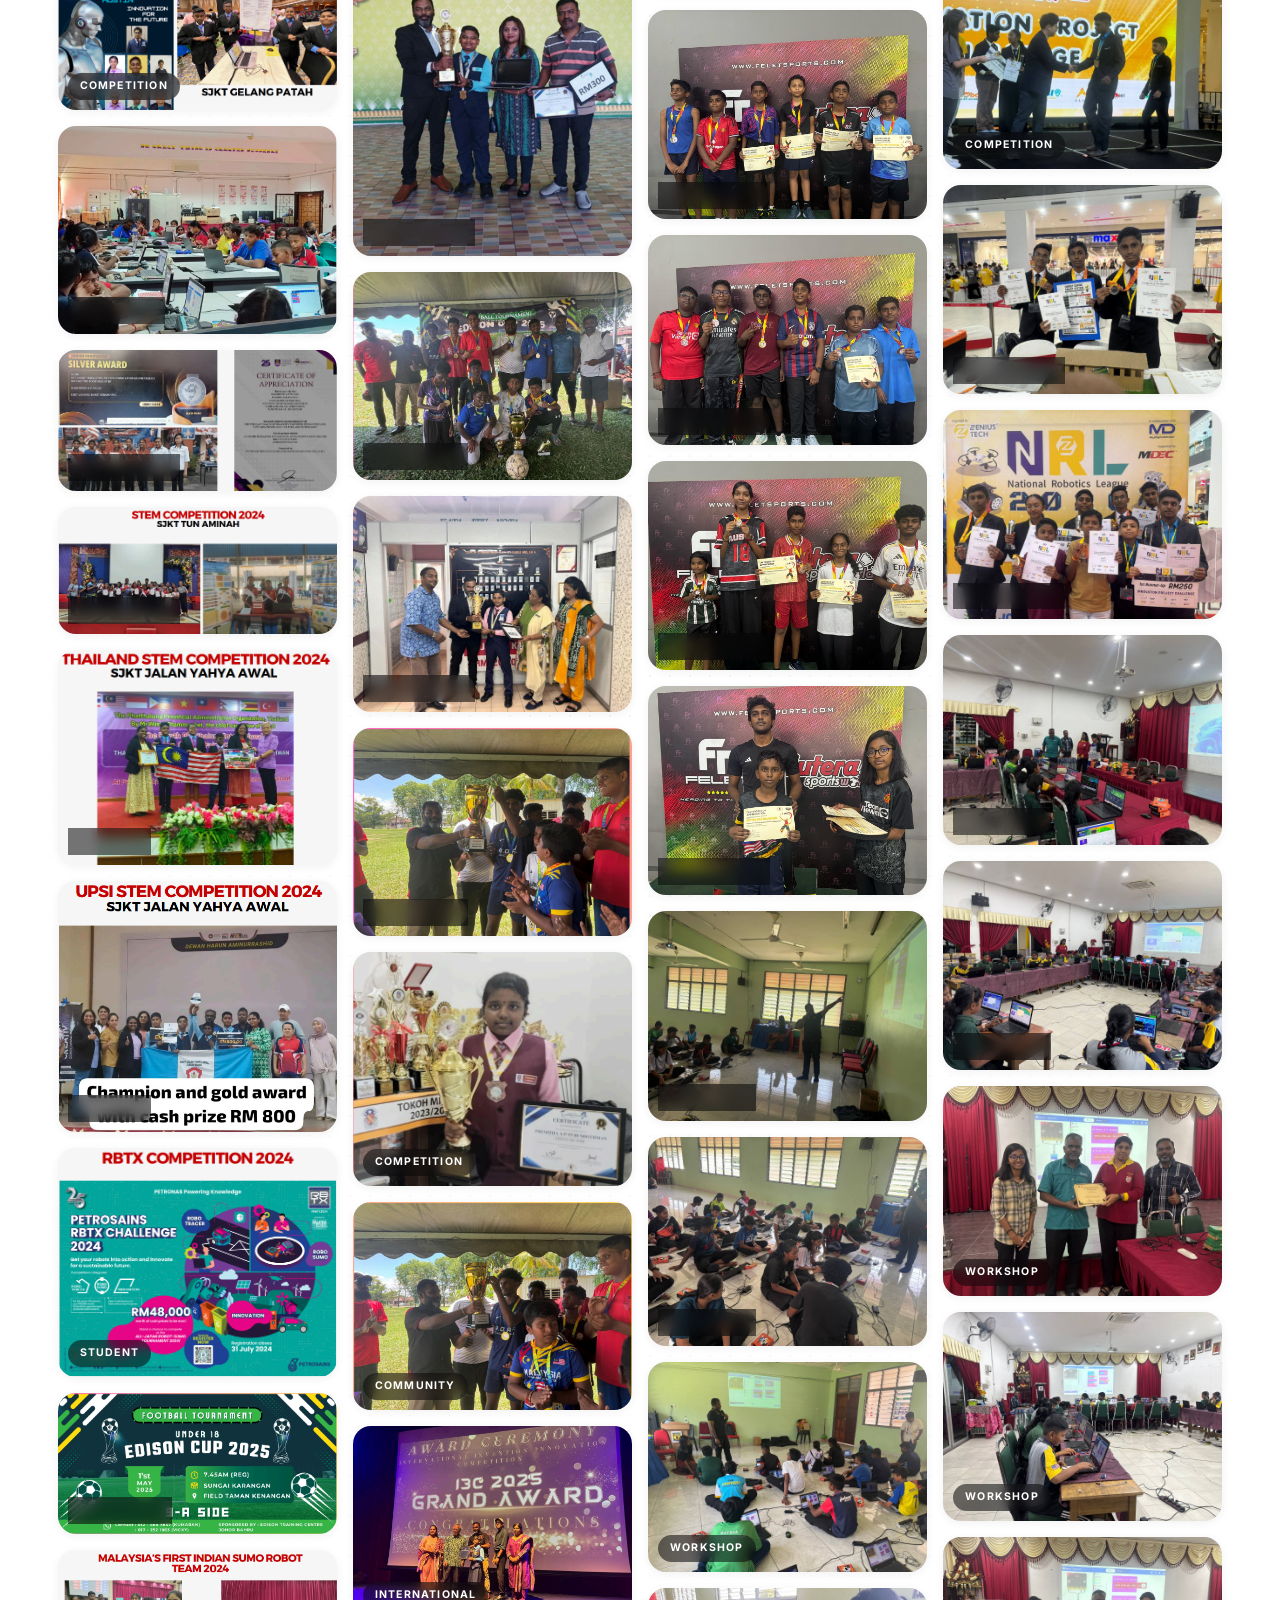
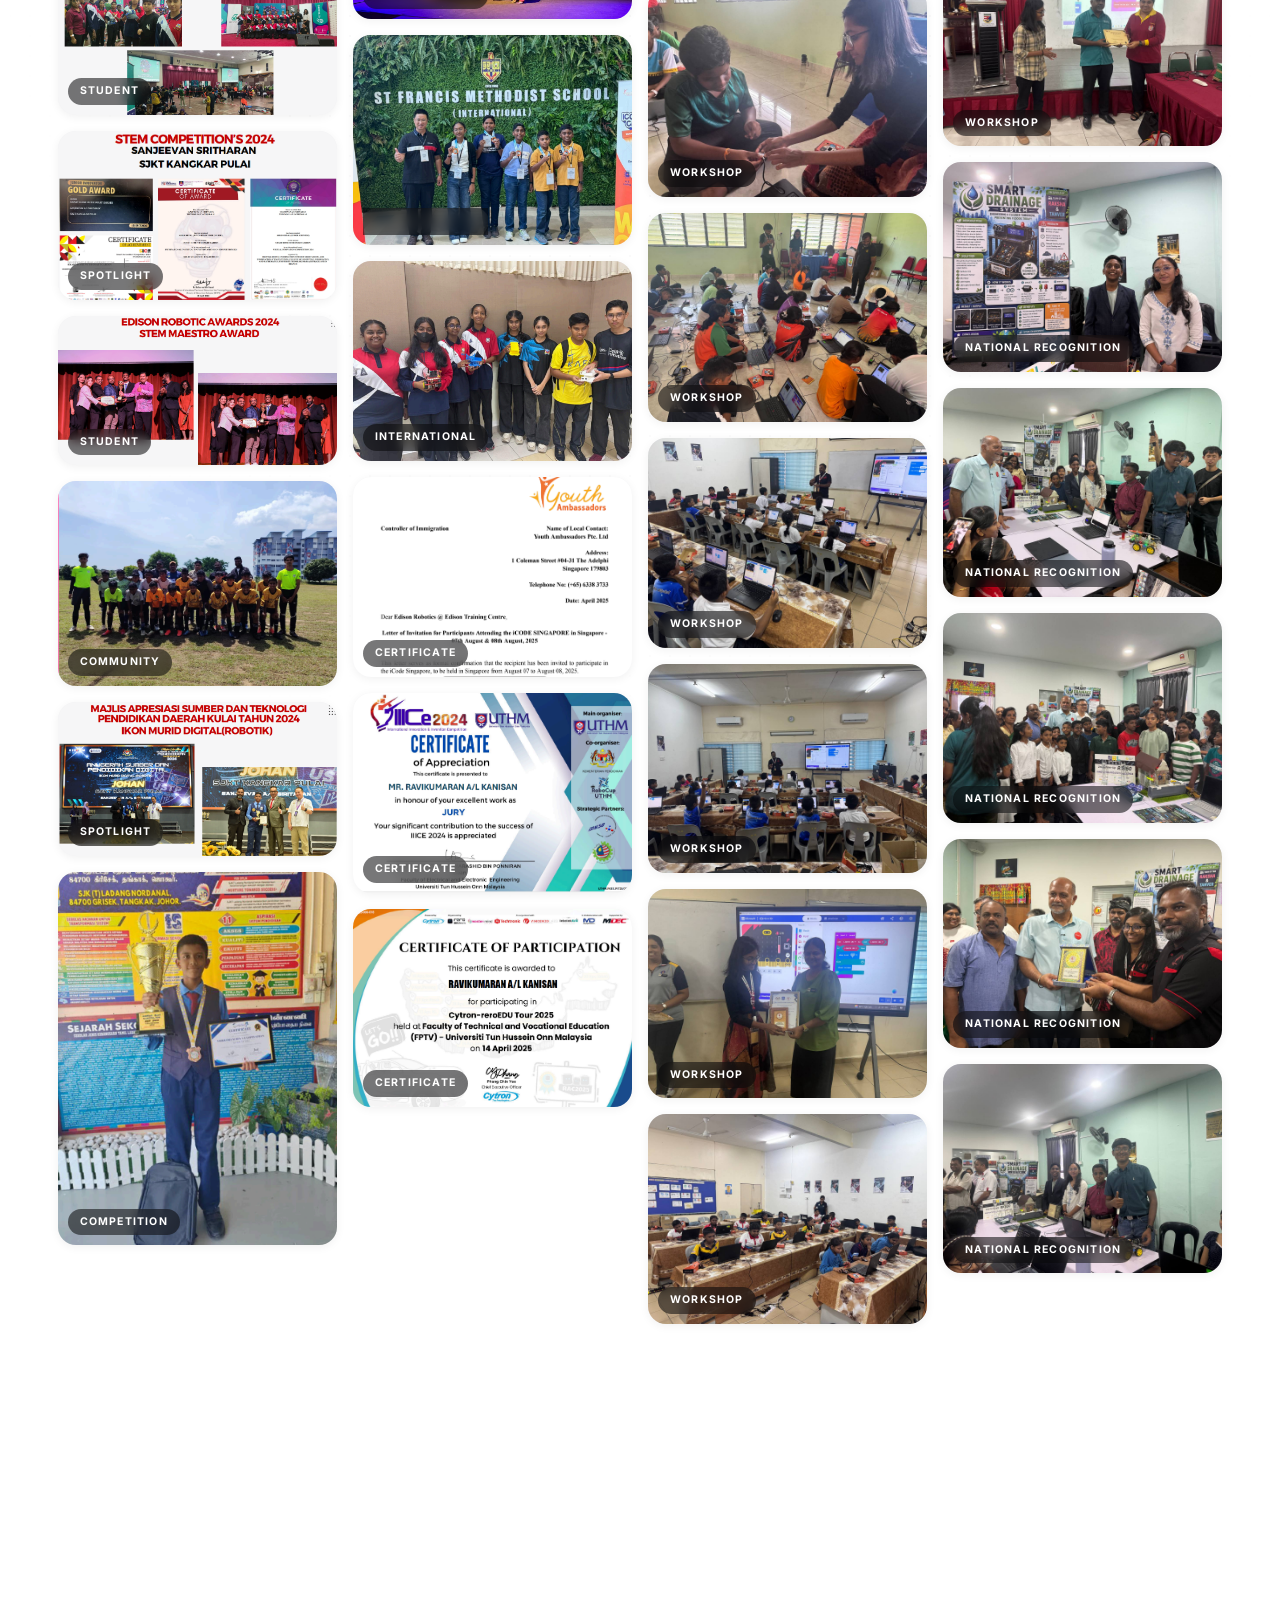
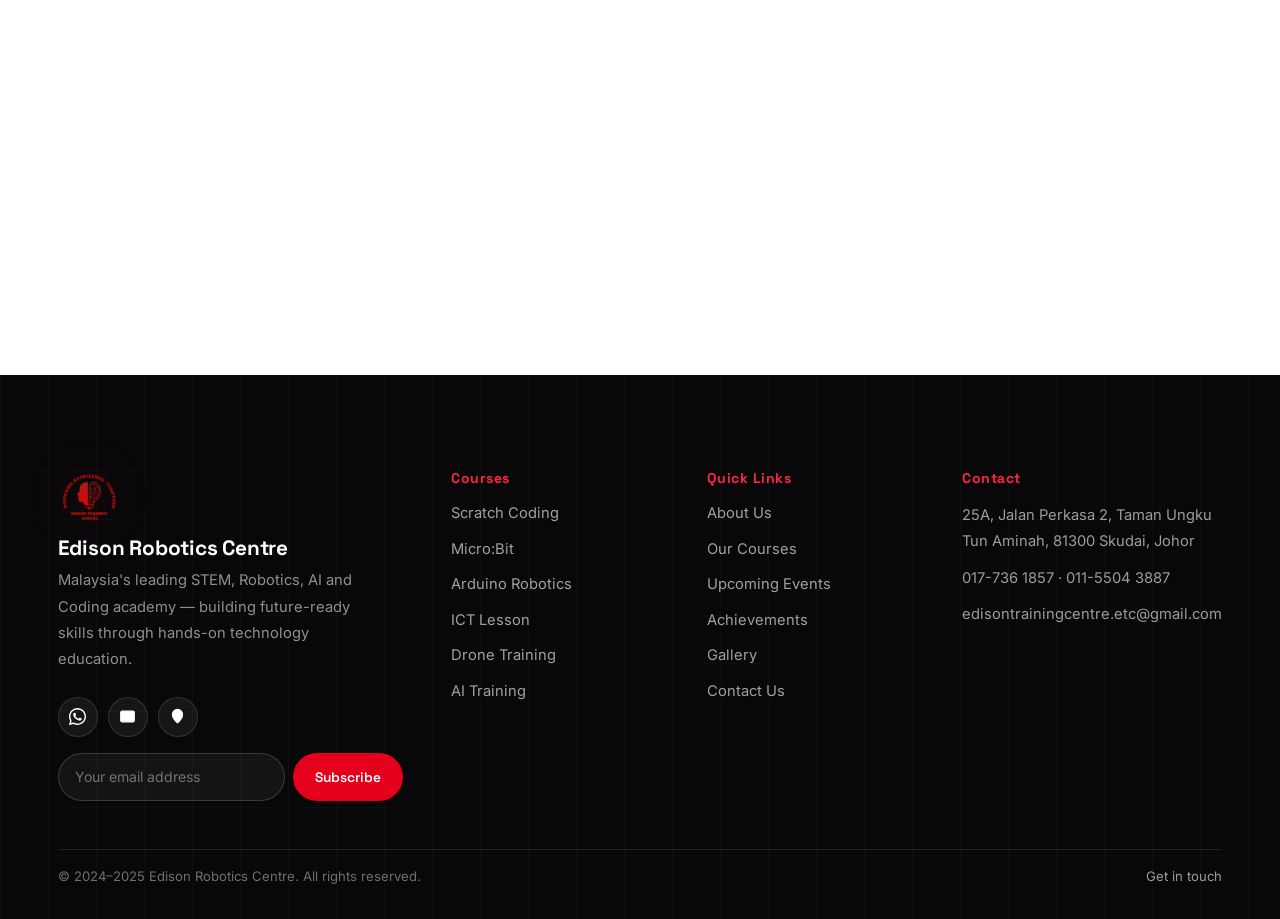
<file: gallery.html>
<!DOCTYPE html>
<html lang="en">
<head>
  <meta charset="utf-8" />
  <meta name="viewport" content="width=device-width,initial-scale=1" />
  <title>Gallery — Edison Robotics Centre</title>
  <meta name="description" content="Browse photos and videos from Edison Robotics Centre's workshops, competitions, robotics builds and coding sessions.">
  <link href="https://fonts.googleapis.com/css2?family=Space+Grotesk:wght@500;600;700&family=Inter:wght@400;500;600;700;800&display=swap" rel="stylesheet">
  <link rel="stylesheet" href="style.css">
</head>
<body>

  <div class="lightbox-overlay" id="lightbox" aria-modal="true" role="dialog">
    <button class="lightbox-close" id="lb-close" aria-label="Close">&times;</button>
    <div id="lb-stage"></div>
  </div>

  <header class="site-header">
    <div class="nav-container">
      <a href="index.html" class="nav-brand-link">
        <div class="nav-logo"><img src="assets/ach36.png" alt="Edison Robotics Centre logo"></div>
        <div class="nav-brand-text"><span class="name">Edison Robotics Centre</span><span class="tag">STEM · Robotics · AI · Coding</span></div>
      </a>
      <button class="nav-toggle" aria-label="Toggle menu"><span></span><span></span><span></span></button>
      <nav class="nav-menu">
        <a href="index.html">Home</a>
        <a href="about.html">About</a>
        <a href="courses.html">Courses</a>
        <a href="events.html">Events</a>
        <a href="achievement.html">Achievements</a>
        <a href="gallery.html" class="active-link">Gallery</a>
        <a href="contactus.html" class="nav-btn">Enroll Now</a>
      </nav>
    </div>
  </header>

  <section class="page-hero">
    <div class="ph-bg" style="background-image:url('assets/ach9.PNG');"></div>
    <div class="ph-overlay"></div>
    <div class="ph-inner">
      <nav class="ph-crumb"><a href="index.html">Home</a><span>/</span><span class="current">Gallery</span></nav>
      <h1>Life at <span class="accent">Edison</span></h1>
      <p>Photos and videos from our workshops, competitions, robotics builds and coding sessions.</p>
    </div>
  </section>

  <main class="section bg-pattern-dots deco-circle deco-lg deco-tl deco-delay-1">
    <div class="container">

      <div class="gallery-filters reveal">
        <button class="gfilter active" data-filter="all">All</button>
        <button class="gfilter" data-filter="competitions">Competitions</button>
        <button class="gfilter" data-filter="workshops">Workshops</button>
        <button class="gfilter" data-filter="robotics">Robotics</button>
        <button class="gfilter" data-filter="coding">Coding</button>
        <button class="gfilter" data-filter="ai">AI</button>
      </div>

      <div class="masonry">
        <div class="g-tile" data-category="workshops robotics coding" data-full="assets/ach-workshop-arduino.png"><img src="assets/ach-workshop-arduino.png" alt="Trainer guiding students through an Arduino wiring exercise" loading="lazy"><span class="g-tag">Workshop</span></div>
        <div class="g-tile" data-category="workshops robotics coding" data-full="assets/ach1.PNG"><img src="assets/ach1.PNG" alt="Robotics workshop" loading="lazy"><span class="g-tag">Workshop</span></div>
        <div class="g-tile" data-category="robotics" data-type="video" data-full="assets/ach40.mp4"><img src="assets/ach1.PNG" alt="Workshop highlight video" loading="lazy"><div class="g-play"><svg viewBox="0 0 24 24" fill="currentColor"><circle cx="12" cy="12" r="11" fill="rgba(8,8,10,0.35)"/><path d="M10 8.5v7l6-3.5-6-3.5Z" fill="white"/></svg></div><span class="g-tag">Video</span></div>
        <div class="g-tile" data-category="workshops robotics coding" data-full="assets/ach2.PNG"><img src="assets/ach2.PNG" alt="IoT and robotics workshop" loading="lazy"><span class="g-tag">Workshop</span></div>
        <div class="g-tile" data-category="competitions ai" data-full="assets/ach4.PNG"><img src="assets/ach4.PNG" alt="IIICE UTHM Innovation 2024" loading="lazy"><span class="g-tag">Competition</span></div>
        <div class="g-tile" data-category="competitions" data-full="assets/ach5.PNG"><img src="assets/ach5.PNG" alt="2024 achievement" loading="lazy"><span class="g-tag">Competition</span></div>
        <div class="g-tile" data-category="workshops robotics coding" data-full="assets/ach3.PNG"><img src="assets/ach3.PNG" alt="Hands-on technical workshop" loading="lazy"><span class="g-tag">Workshop</span></div>
        <div class="g-tile" data-category="competitions" data-full="assets/ach6.PNG"><img src="assets/ach6.PNG" alt="STEM Competition 2024" loading="lazy"><span class="g-tag">Competition</span></div>
        <div class="g-tile" data-category="competitions ai" data-full="assets/ach7.PNG"><img src="assets/ach7.PNG" alt="School partnership achievement" loading="lazy"><span class="g-tag">Competition</span></div>
        <div class="g-tile" data-category="robotics coding" data-full="assets/ach8.PNG"><img src="assets/ach8.PNG" alt="Student highlight" loading="lazy"><span class="g-tag">Student</span></div>
        <div class="g-tile" data-category="robotics coding" data-full="assets/ach9.PNG"><img src="assets/ach9.PNG" alt="Student highlight" loading="lazy"><span class="g-tag">Student</span></div>
        <div class="g-tile" data-category="robotics coding" data-full="assets/ach10.PNG"><img src="assets/ach10.PNG" alt="Student highlight" loading="lazy"><span class="g-tag">Student</span></div>
        <div class="g-tile" data-category="workshops" data-full="assets/ach16.PNG"><img src="assets/ach16.PNG" alt="Youth CSR football programme" loading="lazy"><span class="g-tag">Community</span></div>
        <div class="g-tile" data-category="robotics coding" data-full="assets/ach11.PNG"><img src="assets/ach11.PNG" alt="Student highlight" loading="lazy"><span class="g-tag">Student</span></div>
        <div class="g-tile" data-category="competitions robotics" data-full="assets/ach13.PNG"><img src="assets/ach13.PNG" alt="Student spotlight" loading="lazy"><span class="g-tag">Spotlight</span></div>
        <div class="g-tile" data-category="robotics coding" data-full="assets/ach12.PNG"><img src="assets/ach12.PNG" alt="Student highlight" loading="lazy"><span class="g-tag">Student</span></div>
        <div class="g-tile" data-category="workshops" data-full="assets/ach17.PNG"><img src="assets/ach17.PNG" alt="Youth CSR football programme" loading="lazy"><span class="g-tag">Community</span></div>
        <div class="g-tile" data-category="competitions robotics" data-full="assets/ach14.PNG"><img src="assets/ach14.PNG" alt="Student spotlight" loading="lazy"><span class="g-tag">Spotlight</span></div>
        <div class="g-tile" data-category="competitions" data-full="assets/ach23.PNG"><img src="assets/ach23.PNG" alt="KANITHA POR maths quiz" loading="lazy"><span class="g-tag">Competition</span></div>
        <div class="g-tile" data-category="workshops" data-full="assets/ach18.PNG"><img src="assets/ach18.PNG" alt="Youth CSR football programme" loading="lazy"><span class="g-tag">Community</span></div>
        <div class="g-tile" data-category="competitions robotics" data-full="assets/ach15.PNG"><img src="assets/ach15.PNG" alt="Student spotlight" loading="lazy"><span class="g-tag">Spotlight</span></div>
        <div class="g-tile" data-category="competitions coding" data-full="assets/ach24.PNG"><img src="assets/ach24.PNG" alt="KANITHA POR maths quiz" loading="lazy"><span class="g-tag">Competition</span></div>
        <div class="g-tile" data-category="workshops" data-full="assets/ach19.PNG"><img src="assets/ach19.PNG" alt="Youth CSR football programme" loading="lazy"><span class="g-tag">Community</span></div>
        <div class="g-tile" data-category="competitions coding" data-full="assets/ach25.PNG"><img src="assets/ach25.PNG" alt="KANITHA POR maths quiz" loading="lazy"><span class="g-tag">Competition</span></div>
        <div class="g-tile" data-category="workshops" data-full="assets/ach20.PNG"><img src="assets/ach20.PNG" alt="Youth CSR football programme" loading="lazy"><span class="g-tag">Community</span></div>
        <div class="g-tile" data-category="competitions coding" data-full="assets/ach26.PNG"><img src="assets/ach26.PNG" alt="KANITHA POR maths quiz" loading="lazy"><span class="g-tag">Competition</span></div>
        <div class="g-tile" data-category="workshops" data-full="assets/ach21.PNG"><img src="assets/ach21.PNG" alt="Youth CSR football programme" loading="lazy"><span class="g-tag">Community</span></div>
        <div class="g-tile" data-category="competitions coding" data-full="assets/ach27.PNG"><img src="assets/ach27.PNG" alt="KANITHA POR maths quiz" loading="lazy"><span class="g-tag">Competition</span></div>
        <div class="g-tile" data-category="workshops" data-full="assets/ach22.PNG"><img src="assets/ach22.PNG" alt="Youth CSR football programme" loading="lazy"><span class="g-tag">Community</span></div>
        <div class="g-tile" data-category="competitions coding" data-full="assets/ach29.PNG"><img src="assets/ach29.PNG" alt="Asia Championship I Code 2025" loading="lazy"><span class="g-tag">International</span></div>
        <div class="g-tile" data-category="competitions robotics" data-full="assets/ach30.PNG"><img src="assets/ach30.PNG" alt="RAC 2025 UTHM Robotic Challenger" loading="lazy"><span class="g-tag">International</span></div>
        <div class="g-tile" data-category="competitions ai" data-full="assets/ach31.PNG"><img src="assets/ach31.PNG" alt="Edison team 2025 achievements" loading="lazy"><span class="g-tag">International</span></div>
        <div class="g-tile" data-category="competitions" data-full="assets/ach32.PNG"><img src="assets/ach32.PNG" alt="Certificate of recognition" loading="lazy"><span class="g-tag">Certificate</span></div>
        <div class="g-tile" data-category="competitions" data-full="assets/ach33.PNG"><img src="assets/ach33.PNG" alt="Certificate of recognition" loading="lazy"><span class="g-tag">Certificate</span></div>
        <div class="g-tile" data-category="competitions" data-full="assets/ach34.PNG"><img src="assets/ach34.PNG" alt="Certificate of recognition" loading="lazy"><span class="g-tag">Certificate</span></div>
        <div class="g-tile" data-category="competitions" data-full="assets/ach35.PNG"><img src="assets/ach35.PNG" alt="Certificate of recognition" loading="lazy"><span class="g-tag">Certificate</span></div>
        <div class="g-tile" data-category="competitions robotics" data-full="assets/ach28.PNG"><img src="assets/ach28.PNG" alt="Student team with trainer at a STEM exhibition" loading="lazy"><span class="g-tag">Competition</span></div>
        <div class="g-tile" data-category="competitions" data-full="assets/ach-badminton5.jpg"><img src="assets/ach-badminton5.jpg" alt="Full group photo at the Edison Badminton Tournament 2026" loading="lazy"><span class="g-tag">Competition</span></div>
        <div class="g-tile" data-category="competitions" data-full="assets/ach-badminton1.jpg"><img src="assets/ach-badminton1.jpg" alt="Parents with active participation certificates at the badminton tournament" loading="lazy"><span class="g-tag">Competition</span></div>
        <div class="g-tile" data-category="competitions" data-full="assets/ach-badminton2.jpg"><img src="assets/ach-badminton2.jpg" alt="Students with medals at the badminton tournament" loading="lazy"><span class="g-tag">Competition</span></div>
        <div class="g-tile" data-category="competitions" data-full="assets/ach-badminton3.jpg"><img src="assets/ach-badminton3.jpg" alt="Students with medals at the badminton tournament" loading="lazy"><span class="g-tag">Competition</span></div>
        <div class="g-tile" data-category="competitions" data-full="assets/ach-badminton4.jpg"><img src="assets/ach-badminton4.jpg" alt="Students with medals at the badminton tournament" loading="lazy"><span class="g-tag">Competition</span></div>
        <div class="g-tile" data-category="competitions" data-full="assets/ach-badminton6.jpg"><img src="assets/ach-badminton6.jpg" alt="Students and parents at the badminton tournament" loading="lazy"><span class="g-tag">Competition</span></div>
        <div class="g-tile" data-category="workshops robotics coding" data-full="assets/ach-microbit-sjkt1.jpg"><img src="assets/ach-microbit-sjkt1.jpg" alt="Micro:Bit workshop at SJKT Bukit Serampang" loading="lazy"><span class="g-tag">Workshop</span></div>
        <div class="g-tile" data-category="workshops robotics coding" data-full="assets/ach-microbit-sjkt2.jpg"><img src="assets/ach-microbit-sjkt2.jpg" alt="Micro:Bit workshop at SJKT Bukit Serampang" loading="lazy"><span class="g-tag">Workshop</span></div>
        <div class="g-tile" data-category="workshops robotics coding" data-full="assets/ach-microbit-sjkt3.jpg"><img src="assets/ach-microbit-sjkt3.jpg" alt="Micro:Bit workshop at SJKT Bukit Serampang" loading="lazy"><span class="g-tag">Workshop</span></div>
        <div class="g-tile" data-category="workshops robotics coding" data-full="assets/ach-microbit-sjkt4.jpg"><img src="assets/ach-microbit-sjkt4.jpg" alt="Micro:Bit workshop at SJKT Bukit Serampang" loading="lazy"><span class="g-tag">Workshop</span></div>
        <div class="g-tile" data-category="workshops robotics coding" data-full="assets/ach-microbit-sjkt5.jpg"><img src="assets/ach-microbit-sjkt5.jpg" alt="Micro:Bit workshop at SJKT Bukit Serampang" loading="lazy"><span class="g-tag">Workshop</span></div>
        <div class="g-tile" data-category="workshops robotics coding" data-full="assets/ach-workshop-lobak1.jpg"><img src="assets/ach-workshop-lobak1.jpg" alt="STEM workshop at SJKT Lobak, Negeri Sembilan" loading="lazy"><span class="g-tag">Workshop</span></div>
        <div class="g-tile" data-category="workshops robotics coding" data-full="assets/ach-workshop-lobak2.jpg"><img src="assets/ach-workshop-lobak2.jpg" alt="STEM workshop at SJKT Lobak, Negeri Sembilan" loading="lazy"><span class="g-tag">Workshop</span></div>
        <div class="g-tile" data-category="workshops robotics coding" data-full="assets/ach-workshop-lobak3.jpg"><img src="assets/ach-workshop-lobak3.jpg" alt="STEM workshop at SJKT Lobak, Negeri Sembilan" loading="lazy"><span class="g-tag">Workshop</span></div>
        <div class="g-tile" data-category="workshops robotics coding" data-full="assets/ach-workshop-lobak4.jpg"><img src="assets/ach-workshop-lobak4.jpg" alt="STEM workshop at SJKT Lobak, Negeri Sembilan" loading="lazy"><span class="g-tag">Workshop</span></div>
        <div class="g-tile" data-category="workshops robotics coding" data-full="assets/ach-workshop-lobak5.jpg"><img src="assets/ach-workshop-lobak5.jpg" alt="STEM workshop at SJKT Lobak, Negeri Sembilan" loading="lazy"><span class="g-tag">Workshop</span></div>
        <div class="g-tile" data-category="workshops robotics coding" data-full="assets/ach-workshop-lobak6.jpg"><img src="assets/ach-workshop-lobak6.jpg" alt="STEM workshop at SJKT Lobak, Negeri Sembilan" loading="lazy"><span class="g-tag">Workshop</span></div>
        <div class="g-tile" data-category="competitions robotics" data-full="assets/ach-nrl-jb1.jpg"><img src="assets/ach-nrl-jb1.jpg" alt="Students winning at the National Robotic League, Paradigm Mall Johor Bahru" loading="lazy"><span class="g-tag">Competition</span></div>
        <div class="g-tile" data-category="competitions robotics" data-full="assets/ach-nrl-jb2.jpg"><img src="assets/ach-nrl-jb2.jpg" alt="Students winning at the National Robotic League, Paradigm Mall Johor Bahru" loading="lazy"><span class="g-tag">Competition</span></div>
        <div class="g-tile" data-category="competitions robotics" data-full="assets/ach-nrl-jb3.jpg"><img src="assets/ach-nrl-jb3.jpg" alt="Students winning at the National Robotic League, Paradigm Mall Johor Bahru" loading="lazy"><span class="g-tag">Competition</span></div>
        <div class="g-tile" data-category="competitions robotics" data-full="assets/ach-nrl-jb4.jpg"><img src="assets/ach-nrl-jb4.jpg" alt="Students winning at the National Robotic League, Paradigm Mall Johor Bahru" loading="lazy"><span class="g-tag">Competition</span></div>
        <div class="g-tile" data-category="competitions robotics" data-full="assets/ach-nrl-jb5.jpg"><img src="assets/ach-nrl-jb5.jpg" alt="Students winning at the National Robotic League, Paradigm Mall Johor Bahru" loading="lazy"><span class="g-tag">Competition</span></div>
        <div class="g-tile" data-category="workshops robotics coding" data-full="assets/ach-workshop-gelangpatah1.jpg"><img src="assets/ach-workshop-gelangpatah1.jpg" alt="STEM workshop at SJKT Gelang Patah, Johor Bahru" loading="lazy"><span class="g-tag">Workshop</span></div>
        <div class="g-tile" data-category="workshops robotics coding" data-full="assets/ach-workshop-gelangpatah2.jpg"><img src="assets/ach-workshop-gelangpatah2.jpg" alt="STEM workshop at SJKT Gelang Patah, Johor Bahru" loading="lazy"><span class="g-tag">Workshop</span></div>
        <div class="g-tile" data-category="workshops robotics coding" data-full="assets/ach-workshop-gelangpatah3.jpg"><img src="assets/ach-workshop-gelangpatah3.jpg" alt="STEM workshop at SJKT Gelang Patah, Johor Bahru" loading="lazy"><span class="g-tag">Workshop</span></div>
        <div class="g-tile" data-category="workshops robotics coding" data-full="assets/ach-workshop-gelangpatah4.jpg"><img src="assets/ach-workshop-gelangpatah4.jpg" alt="STEM workshop at SJKT Gelang Patah, Johor Bahru" loading="lazy"><span class="g-tag">Workshop</span></div>
        <div class="g-tile" data-category="workshops robotics coding" data-full="assets/ach-workshop-gelangpatah5.jpg"><img src="assets/ach-workshop-gelangpatah5.jpg" alt="STEM workshop at SJKT Gelang Patah, Johor Bahru" loading="lazy"><span class="g-tag">Workshop</span></div>
        <div class="g-tile" data-category="competitions robotics ai" data-full="assets/ach-minister-showcase1.jpg"><img src="assets/ach-minister-showcase1.jpg" alt="Students showcasing their projects to Malaysia's Minister of Digital, 2026" loading="lazy"><span class="g-tag">National Recognition</span></div>
        <div class="g-tile" data-category="competitions robotics ai" data-full="assets/ach-minister-showcase2.jpg"><img src="assets/ach-minister-showcase2.jpg" alt="Students showcasing their projects to Malaysia's Minister of Digital, 2026" loading="lazy"><span class="g-tag">National Recognition</span></div>
        <div class="g-tile" data-category="competitions robotics ai" data-full="assets/ach-minister-showcase3.jpg"><img src="assets/ach-minister-showcase3.jpg" alt="Students showcasing their projects to Malaysia's Minister of Digital, 2026" loading="lazy"><span class="g-tag">National Recognition</span></div>
        <div class="g-tile" data-category="competitions robotics ai" data-full="assets/ach-minister-showcase4.jpg"><img src="assets/ach-minister-showcase4.jpg" alt="Students showcasing their projects to Malaysia's Minister of Digital, 2026" loading="lazy"><span class="g-tag">National Recognition</span></div>
        <div class="g-tile" data-category="competitions robotics ai" data-full="assets/ach-minister-showcase5.jpg"><img src="assets/ach-minister-showcase5.jpg" alt="Students showcasing their projects to Malaysia's Minister of Digital, 2026" loading="lazy"><span class="g-tag">National Recognition</span></div>
      </div>

    </div>
  </main>

  <section class="section-tight">
    <div class="container">
      <div class="cta-banner reveal-scale">
        <h2>Want To See This In Person?</h2>
        <p>Book a trial class and experience an Edison workshop for yourself.</p>
        <div class="cta-actions">
          <a href="contactus.html" class="btn btn-primary">Book a Trial Class</a>
          <a href="events.html" class="btn btn-ghost">See Upcoming Events</a>
        </div>
      </div>
    </div>
  </section>

  <footer class="site-footer">
    <div class="footer-top">
      <div class="footer-brand">
        <img src="assets/ach36.png" alt="Edison Robotics Centre logo">
        <h2>Edison Robotics Centre</h2>
        <p>Malaysia's leading STEM, Robotics, AI and Coding academy — building future-ready skills through hands-on technology education.</p>
        <div class="footer-social">
          <a href="https://wa.me/60177361857" target="_blank" rel="noopener" aria-label="WhatsApp"><svg viewBox="0 0 32 32"><path d="M16 0C7.163 0 0 7.163 0 16c0 2.822.736 5.472 2.027 7.774L0 32l8.426-2.007A15.934 15.934 0 0016 32c8.837 0 16-7.163 16-16S24.837 0 16 0zm0 29.333a13.27 13.27 0 01-6.773-1.853l-.486-.289-5.002 1.192 1.227-4.878-.317-.5A13.267 13.267 0 012.667 16C2.667 8.636 8.636 2.667 16 2.667S29.333 8.636 29.333 16 23.364 29.333 16 29.333zm7.27-9.862c-.398-.199-2.354-1.162-2.718-1.294-.364-.133-.629-.199-.894.199-.265.398-1.027 1.294-1.259 1.559-.232.265-.464.298-.862.1-.398-.199-1.681-.619-3.203-1.977-1.184-1.056-1.983-2.36-2.215-2.758-.232-.398-.025-.614.174-.812.179-.178.398-.464.597-.696.199-.232.265-.398.398-.663.133-.265.066-.497-.033-.696-.1-.199-.894-2.154-1.225-2.95-.322-.773-.65-.668-.894-.68l-.762-.013c-.265 0-.696.1-1.061.497-.364.398-1.392 1.36-1.392 3.315s1.425 3.845 1.624 4.11c.199.265 2.804 4.28 6.793 5.999.95.41 1.692.655 2.27.839.954.304 1.822.261 2.509.158.765-.114 2.354-.962 2.687-1.891.332-.929.332-1.726.232-1.891-.099-.166-.364-.265-.762-.464z"/></svg></a>
          <a href="mailto:edisontrainingcentre.etc@gmail.com" aria-label="Email"><svg viewBox="0 0 24 24" fill="none" stroke="currentColor" stroke-width="1.8" stroke-linecap="round" stroke-linejoin="round"><rect x="2.5" y="4.5" width="19" height="15" rx="2"/><path d="m3 6 9 7 9-7"/></svg></a>
          <a href="https://www.google.com/maps?q=25A,+Jalan+Perkasa+2,+Taman+Ungku+Tun+Aminah,+81300+Skudai,+Johor" target="_blank" rel="noopener" aria-label="Location on Google Maps"><svg viewBox="0 0 24 24" fill="none" stroke="currentColor" stroke-width="1.8" stroke-linecap="round" stroke-linejoin="round"><path d="M12 21s7-6.5 7-12a7 7 0 0 0-14 0c0 5.5 7 12 7 12Z"/><circle cx="12" cy="9" r="2.5"/></svg></a>
        </div>
        <form class="footer-newsletter" onsubmit="event.preventDefault(); this.reset(); alert('Thanks for subscribing!');">
          <input type="email" placeholder="Your email address" aria-label="Email for newsletter" required>
          <button type="submit">Subscribe</button>
        </form>
      </div>
      <div class="footer-col">
        <h3>Courses</h3>
        <a href="scratch.html">Scratch Coding</a>
        <a href="microbit.html">Micro:Bit</a>
        <a href="arduino.html">Arduino Robotics</a>
        <a href="computer.html">ICT Lesson</a>
        <a href="drone.html">Drone Training</a>
        <a href="ai.html">AI Training</a>
      </div>
      <div class="footer-col">
        <h3>Quick Links</h3>
        <a href="about.html">About Us</a>
        <a href="courses.html">Our Courses</a>
        <a href="events.html">Upcoming Events</a>
        <a href="achievement.html">Achievements</a>
        <a href="gallery.html">Gallery</a>
        <a href="contactus.html">Contact Us</a>
      </div>
      <div class="footer-col">
        <h3>Contact</h3>
        <p>25A, Jalan Perkasa 2, Taman Ungku Tun Aminah, 81300 Skudai, Johor</p>
        <p>017-736 1857 &middot; 011-5504 3887</p>
        <p>edisontrainingcentre.etc@gmail.com</p>
      </div>
    </div>
    <div class="footer-bottom">
      <p>&copy; 2024–2025 Edison Robotics Centre. All rights reserved.</p>
      <p><a href="contactus.html">Get in touch</a></p>
    </div>
  </footer>

  <a href="https://wa.me/60177361857" target="_blank" rel="noopener noreferrer" class="whatsapp-fab" aria-label="Chat with us on WhatsApp">
    <svg viewBox="0 0 32 32" fill="white"><path d="M16 0C7.163 0 0 7.163 0 16c0 2.822.736 5.472 2.027 7.774L0 32l8.426-2.007A15.934 15.934 0 0016 32c8.837 0 16-7.163 16-16S24.837 0 16 0zm0 29.333a13.27 13.27 0 01-6.773-1.853l-.486-.289-5.002 1.192 1.227-4.878-.317-.5A13.267 13.267 0 012.667 16C2.667 8.636 8.636 2.667 16 2.667S29.333 8.636 29.333 16 23.364 29.333 16 29.333zm7.27-9.862c-.398-.199-2.354-1.162-2.718-1.294-.364-.133-.629-.199-.894.199-.265.398-1.027 1.294-1.259 1.559-.232.265-.464.298-.862.1-.398-.199-1.681-.619-3.203-1.977-1.184-1.056-1.983-2.36-2.215-2.758-.232-.398-.025-.614.174-.812.179-.178.398-.464.597-.696.199-.232.265-.398.398-.663.133-.265.066-.497-.033-.696-.1-.199-.894-2.154-1.225-2.95-.322-.773-.65-.668-.894-.68l-.762-.013c-.265 0-.696.1-1.061.497-.364.398-1.392 1.36-1.392 3.315s1.425 3.845 1.624 4.11c.199.265 2.804 4.28 6.793 5.999.95.41 1.692.655 2.27.839.954.304 1.822.261 2.509.158.765-.114 2.354-.962 2.687-1.891.332-.929.332-1.726.232-1.891-.099-.166-.364-.265-.762-.464z"/></svg>
    <span class="wa-label">Chat with us</span>
  </a>

  <script src="main.js"></script>
</body>
</html>
</file>
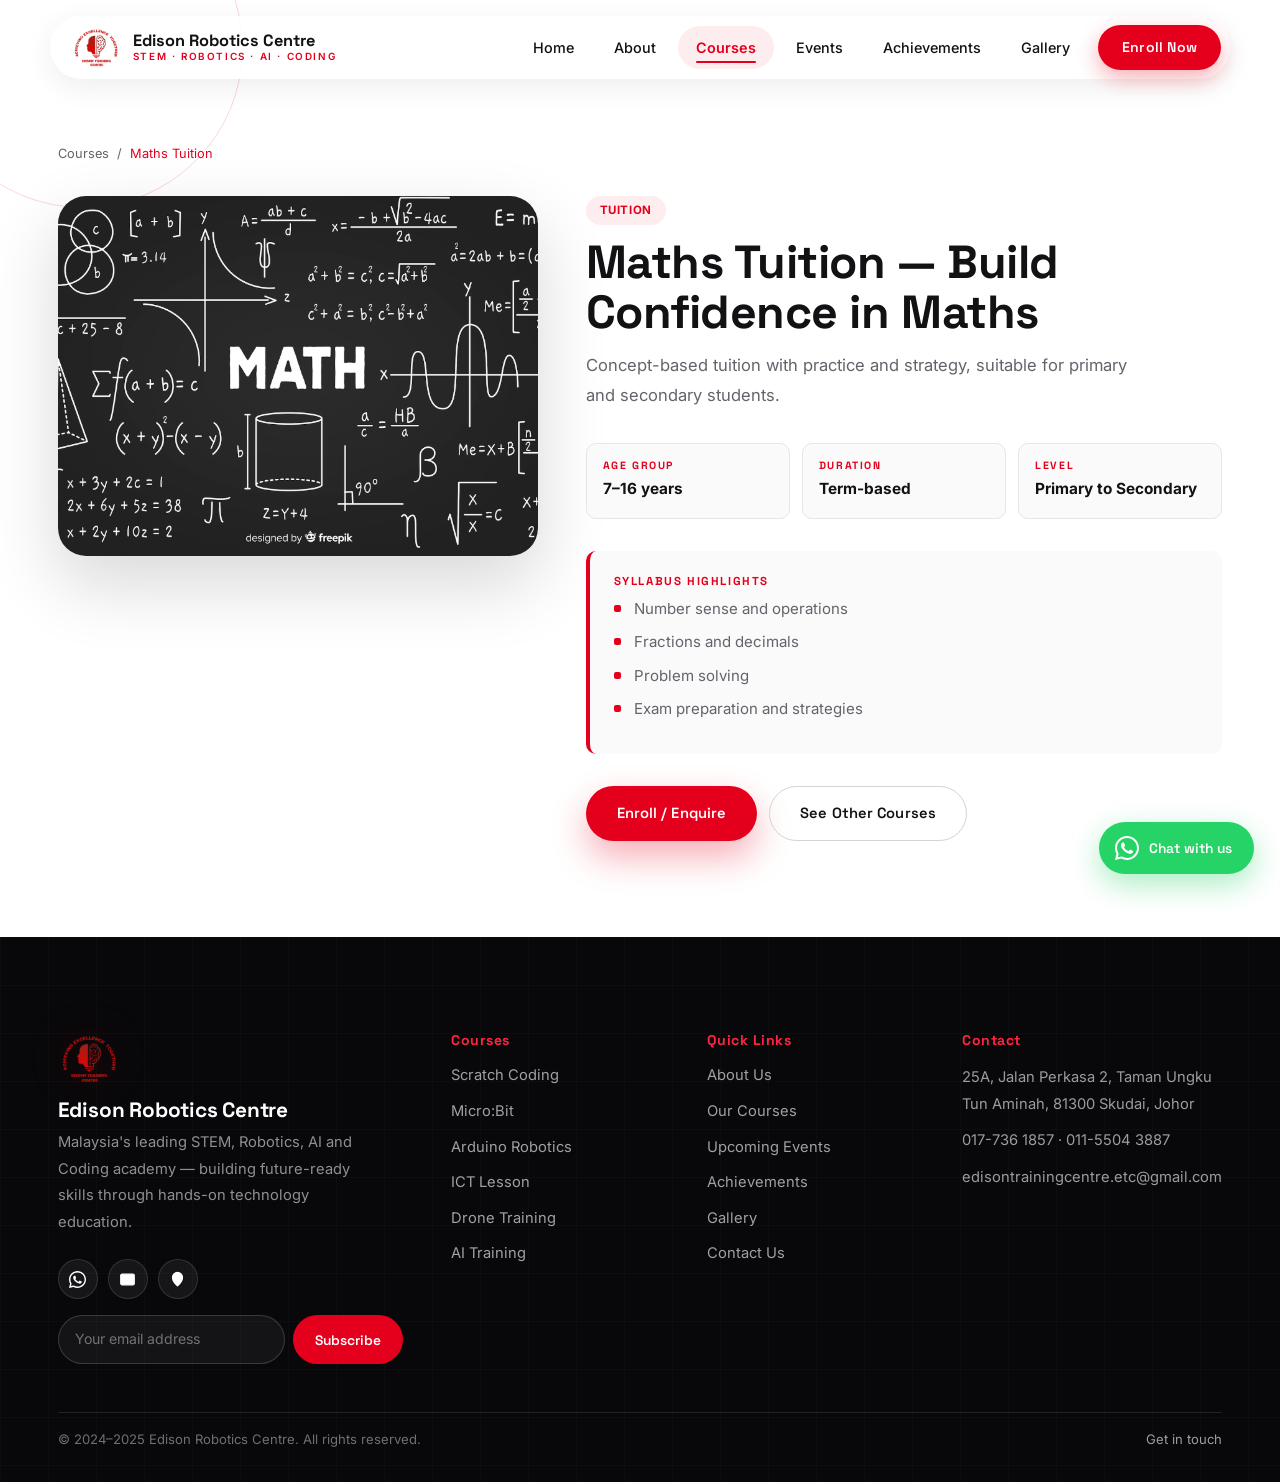
<file: maths.html>
<!DOCTYPE html>
<html lang="en">
<head>
  <meta charset="utf-8">
  <meta name="viewport" content="width=device-width,initial-scale=1">
  <title>Maths Tuition — Edison Robotics Centre</title>
  <meta name="description" content="Maths Tuition at Edison Robotics Centre — concept-based tuition for primary and secondary students.">
  <link href="https://fonts.googleapis.com/css2?family=Space+Grotesk:wght@500;600;700&family=Inter:wght@400;500;600;700;800&display=swap" rel="stylesheet">
  <link rel="stylesheet" href="style.css">
</head>
<body>
  <header class="site-header">
    <div class="nav-container">
      <a href="index.html" class="nav-brand-link">
        <div class="nav-logo"><img src="assets/ach36.png" alt="Edison Robotics Centre logo"></div>
        <div class="nav-brand-text"><span class="name">Edison Robotics Centre</span><span class="tag">STEM · Robotics · AI · Coding</span></div>
      </a>
      <button class="nav-toggle" aria-label="Toggle menu"><span></span><span></span><span></span></button>
      <nav class="nav-menu">
        <a href="index.html">Home</a>
        <a href="about.html">About</a>
        <a href="courses.html" class="active-link">Courses</a>
        <a href="events.html">Events</a>
        <a href="achievement.html">Achievements</a>
        <a href="gallery.html">Gallery</a>
        <a href="contactus.html" class="nav-btn">Enroll Now</a>
      </nav>
    </div>
  </header>

  <main class="section deco-circle deco-md deco-tl" style="padding-top:140px;">
    <div class="container">
      <nav class="ph-crumb" style="color:var(--text-muted);margin-bottom:var(--sp-6);"><a href="courses.html" style="color:var(--text-muted);">Courses</a><span>/</span><span style="color:var(--red);">Maths Tuition</span></nav>

      <div class="detail-hero">
        <div class="detail-media reveal-left"><img src="assets/maths.PNG" alt="Maths Tuition course"></div>
        <div class="detail-panel reveal-right">
          <span class="badge">Tuition</span>
          <h1>Maths Tuition — Build Confidence in Maths</h1>
          <p class="lead">Concept-based tuition with practice and strategy, suitable for primary and secondary students.</p>

          <div class="detail-info-grid">
            <div class="detail-info-box"><h4>Age Group</h4><p>7–16 years</p></div>
            <div class="detail-info-box"><h4>Duration</h4><p>Term-based</p></div>
            <div class="detail-info-box"><h4>Level</h4><p>Primary to Secondary</p></div>
          </div>

          <div class="detail-syllabus">
            <h4>Syllabus Highlights</h4>
            <ul>
              <li>Number sense and operations</li>
              <li>Fractions and decimals</li>
              <li>Problem solving</li>
              <li>Exam preparation and strategies</li>
            </ul>
          </div>

          <div class="detail-actions">
            <a class="btn btn-primary" href="contactus.html">Enroll / Enquire</a>
            <a class="btn btn-outline" href="courses.html">See Other Courses</a>
          </div>
        </div>
      </div>
    </div>
  </main>

  <footer class="site-footer">
    <div class="footer-top">
      <div class="footer-brand">
        <img src="assets/ach36.png" alt="Edison Robotics Centre logo">
        <h2>Edison Robotics Centre</h2>
        <p>Malaysia's leading STEM, Robotics, AI and Coding academy — building future-ready skills through hands-on technology education.</p>
        <div class="footer-social">
          <a href="https://wa.me/60177361857" target="_blank" rel="noopener" aria-label="WhatsApp"><svg viewBox="0 0 32 32"><path d="M16 0C7.163 0 0 7.163 0 16c0 2.822.736 5.472 2.027 7.774L0 32l8.426-2.007A15.934 15.934 0 0016 32c8.837 0 16-7.163 16-16S24.837 0 16 0zm0 29.333a13.27 13.27 0 01-6.773-1.853l-.486-.289-5.002 1.192 1.227-4.878-.317-.5A13.267 13.267 0 012.667 16C2.667 8.636 8.636 2.667 16 2.667S29.333 8.636 29.333 16 23.364 29.333 16 29.333zm7.27-9.862c-.398-.199-2.354-1.162-2.718-1.294-.364-.133-.629-.199-.894.199-.265.398-1.027 1.294-1.259 1.559-.232.265-.464.298-.862.1-.398-.199-1.681-.619-3.203-1.977-1.184-1.056-1.983-2.36-2.215-2.758-.232-.398-.025-.614.174-.812.179-.178.398-.464.597-.696.199-.232.265-.398.398-.663.133-.265.066-.497-.033-.696-.1-.199-.894-2.154-1.225-2.95-.322-.773-.65-.668-.894-.68l-.762-.013c-.265 0-.696.1-1.061.497-.364.398-1.392 1.36-1.392 3.315s1.425 3.845 1.624 4.11c.199.265 2.804 4.28 6.793 5.999.95.41 1.692.655 2.27.839.954.304 1.822.261 2.509.158.765-.114 2.354-.962 2.687-1.891.332-.929.332-1.726.232-1.891-.099-.166-.364-.265-.762-.464z"/></svg></a>
          <a href="mailto:edisontrainingcentre.etc@gmail.com" aria-label="Email"><svg viewBox="0 0 24 24" fill="none" stroke="currentColor" stroke-width="1.8" stroke-linecap="round" stroke-linejoin="round"><rect x="2.5" y="4.5" width="19" height="15" rx="2"/><path d="m3 6 9 7 9-7"/></svg></a>
          <a href="https://www.google.com/maps?q=25A,+Jalan+Perkasa+2,+Taman+Ungku+Tun+Aminah,+81300+Skudai,+Johor" target="_blank" rel="noopener" aria-label="Location on Google Maps"><svg viewBox="0 0 24 24" fill="none" stroke="currentColor" stroke-width="1.8" stroke-linecap="round" stroke-linejoin="round"><path d="M12 21s7-6.5 7-12a7 7 0 0 0-14 0c0 5.5 7 12 7 12Z"/><circle cx="12" cy="9" r="2.5"/></svg></a>
        </div>
        <form class="footer-newsletter" onsubmit="event.preventDefault(); this.reset(); alert('Thanks for subscribing!');">
          <input type="email" placeholder="Your email address" aria-label="Email for newsletter" required>
          <button type="submit">Subscribe</button>
        </form>
      </div>
      <div class="footer-col">
        <h3>Courses</h3>
        <a href="scratch.html">Scratch Coding</a>
        <a href="microbit.html">Micro:Bit</a>
        <a href="arduino.html">Arduino Robotics</a>
        <a href="computer.html">ICT Lesson</a>
        <a href="drone.html">Drone Training</a>
        <a href="ai.html">AI Training</a>
      </div>
      <div class="footer-col">
        <h3>Quick Links</h3>
        <a href="about.html">About Us</a>
        <a href="courses.html">Our Courses</a>
        <a href="events.html">Upcoming Events</a>
        <a href="achievement.html">Achievements</a>
        <a href="gallery.html">Gallery</a>
        <a href="contactus.html">Contact Us</a>
      </div>
      <div class="footer-col">
        <h3>Contact</h3>
        <p>25A, Jalan Perkasa 2, Taman Ungku Tun Aminah, 81300 Skudai, Johor</p>
        <p>017-736 1857 &middot; 011-5504 3887</p>
        <p>edisontrainingcentre.etc@gmail.com</p>
      </div>
    </div>
    <div class="footer-bottom">
      <p>&copy; 2024–2025 Edison Robotics Centre. All rights reserved.</p>
      <p><a href="contactus.html">Get in touch</a></p>
    </div>
  </footer>

  <a href="https://wa.me/60177361857" target="_blank" rel="noopener noreferrer" class="whatsapp-fab" aria-label="Chat with us on WhatsApp">
    <svg viewBox="0 0 32 32" fill="white"><path d="M16 0C7.163 0 0 7.163 0 16c0 2.822.736 5.472 2.027 7.774L0 32l8.426-2.007A15.934 15.934 0 0016 32c8.837 0 16-7.163 16-16S24.837 0 16 0zm0 29.333a13.27 13.27 0 01-6.773-1.853l-.486-.289-5.002 1.192 1.227-4.878-.317-.5A13.267 13.267 0 012.667 16C2.667 8.636 8.636 2.667 16 2.667S29.333 8.636 29.333 16 23.364 29.333 16 29.333zm7.27-9.862c-.398-.199-2.354-1.162-2.718-1.294-.364-.133-.629-.199-.894.199-.265.398-1.027 1.294-1.259 1.559-.232.265-.464.298-.862.1-.398-.199-1.681-.619-3.203-1.977-1.184-1.056-1.983-2.36-2.215-2.758-.232-.398-.025-.614.174-.812.179-.178.398-.464.597-.696.199-.232.265-.398.398-.663.133-.265.066-.497-.033-.696-.1-.199-.894-2.154-1.225-2.95-.322-.773-.65-.668-.894-.68l-.762-.013c-.265 0-.696.1-1.061.497-.364.398-1.392 1.36-1.392 3.315s1.425 3.845 1.624 4.11c.199.265 2.804 4.28 6.793 5.999.95.41 1.692.655 2.27.839.954.304 1.822.261 2.509.158.765-.114 2.354-.962 2.687-1.891.332-.929.332-1.726.232-1.891-.099-.166-.364-.265-.762-.464z"/></svg>
    <span class="wa-label">Chat with us</span>
  </a>

  <script src="main.js"></script>
</body>
</html>
</file>
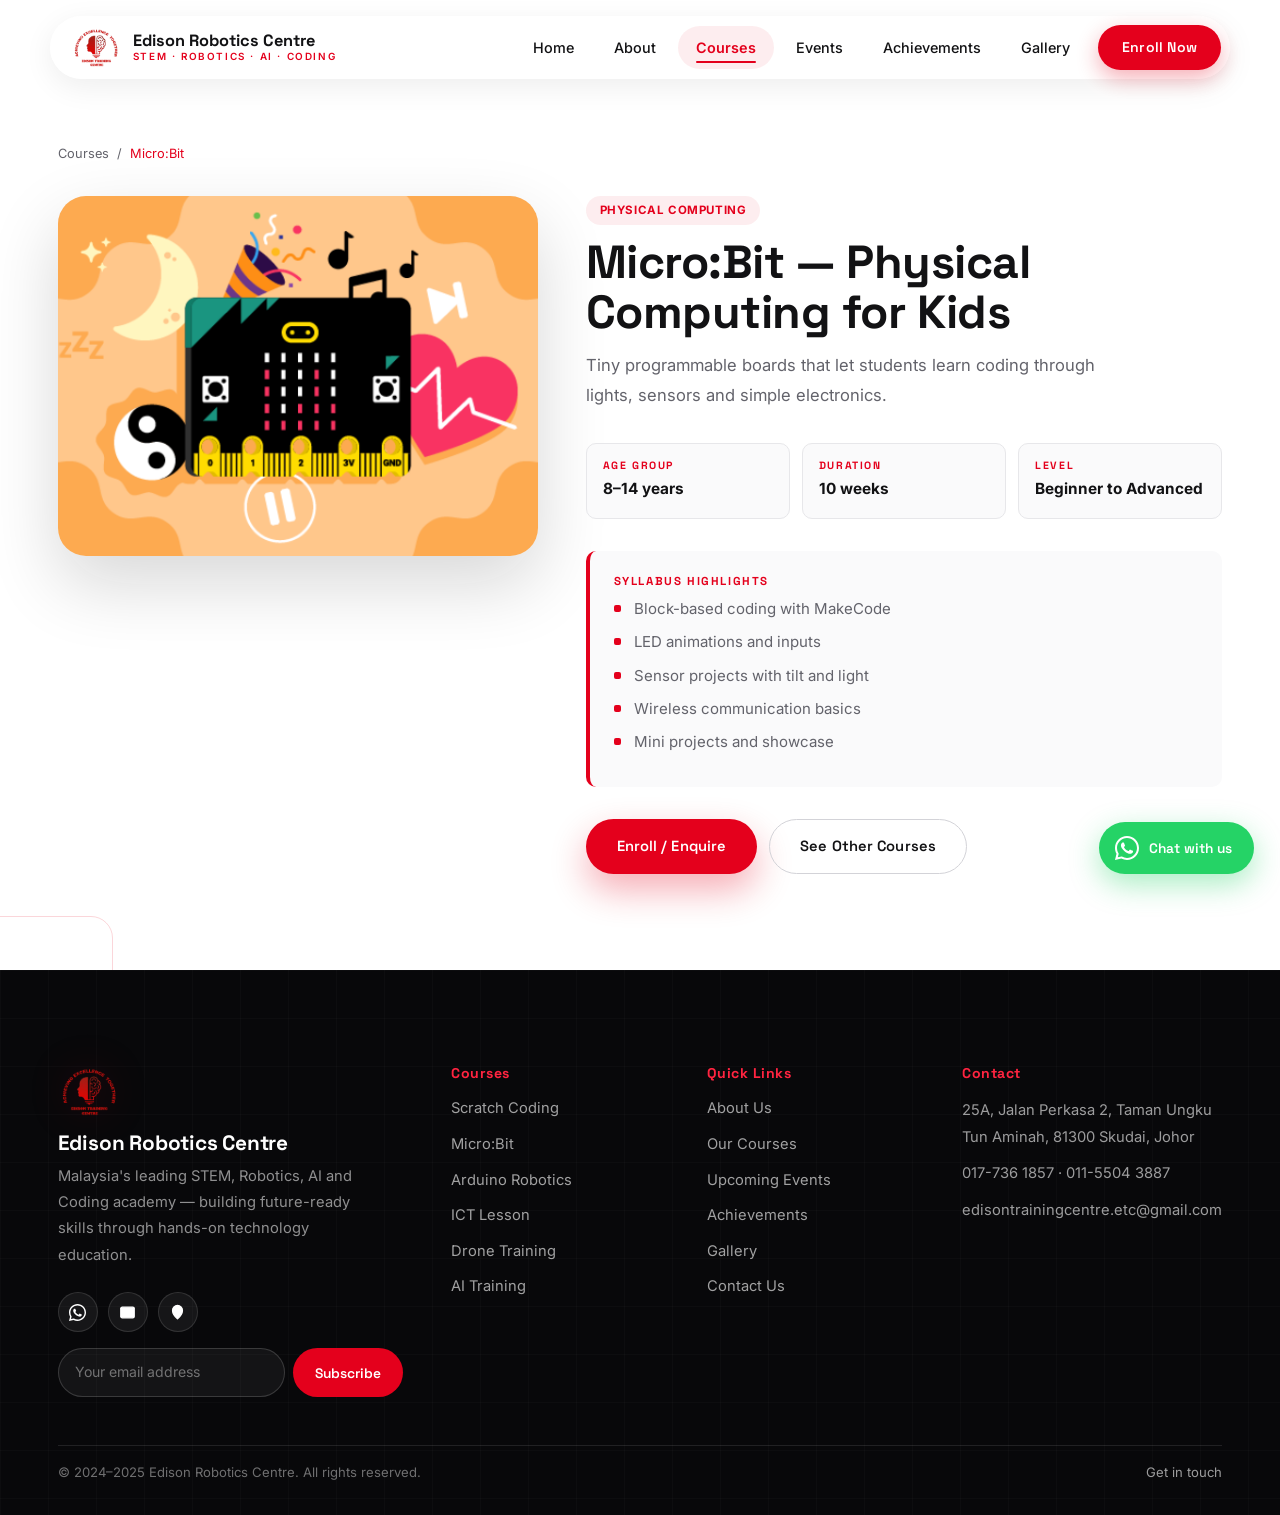
<file: microbit.html>
<!DOCTYPE html>
<html lang="en">
<head>
  <meta charset="utf-8">
  <meta name="viewport" content="width=device-width,initial-scale=1">
  <title>Micro:Bit — Edison Robotics Centre</title>
  <meta name="description" content="Micro:Bit physical computing course at Edison Robotics Centre — LED animations, sensors and wireless projects for ages 8-14.">
  <link href="https://fonts.googleapis.com/css2?family=Space+Grotesk:wght@500;600;700&family=Inter:wght@400;500;600;700;800&display=swap" rel="stylesheet">
  <link rel="stylesheet" href="style.css">
</head>
<body>
  <header class="site-header">
    <div class="nav-container">
      <a href="index.html" class="nav-brand-link">
        <div class="nav-logo"><img src="assets/ach36.png" alt="Edison Robotics Centre logo"></div>
        <div class="nav-brand-text"><span class="name">Edison Robotics Centre</span><span class="tag">STEM · Robotics · AI · Coding</span></div>
      </a>
      <button class="nav-toggle" aria-label="Toggle menu"><span></span><span></span><span></span></button>
      <nav class="nav-menu">
        <a href="index.html">Home</a>
        <a href="about.html">About</a>
        <a href="courses.html" class="active-link">Courses</a>
        <a href="events.html">Events</a>
        <a href="achievement.html">Achievements</a>
        <a href="gallery.html">Gallery</a>
        <a href="contactus.html" class="nav-btn">Enroll Now</a>
      </nav>
    </div>
  </header>

  <main class="section deco-square deco-sm deco-bl" style="padding-top:140px;">
    <div class="container">
      <nav class="ph-crumb" style="color:var(--text-muted);margin-bottom:var(--sp-6);"><a href="courses.html" style="color:var(--text-muted);">Courses</a><span>/</span><span style="color:var(--red);">Micro:Bit</span></nav>

      <div class="detail-hero">
        <div class="detail-media reveal-left"><img src="assets/microbit.PNG" alt="Micro:Bit course"></div>
        <div class="detail-panel reveal-right">
          <span class="badge">Physical Computing</span>
          <h1>Micro:Bit — Physical Computing for Kids</h1>
          <p class="lead">Tiny programmable boards that let students learn coding through lights, sensors and simple electronics.</p>

          <div class="detail-info-grid">
            <div class="detail-info-box"><h4>Age Group</h4><p>8–14 years</p></div>
            <div class="detail-info-box"><h4>Duration</h4><p>10 weeks</p></div>
            <div class="detail-info-box"><h4>Level</h4><p>Beginner to Advanced</p></div>
          </div>

          <div class="detail-syllabus">
            <h4>Syllabus Highlights</h4>
            <ul>
              <li>Block-based coding with MakeCode</li>
              <li>LED animations and inputs</li>
              <li>Sensor projects with tilt and light</li>
              <li>Wireless communication basics</li>
              <li>Mini projects and showcase</li>
            </ul>
          </div>

          <div class="detail-actions">
            <a class="btn btn-primary" href="contactus.html">Enroll / Enquire</a>
            <a class="btn btn-outline" href="courses.html">See Other Courses</a>
          </div>
        </div>
      </div>
    </div>
  </main>

  <footer class="site-footer">
    <div class="footer-top">
      <div class="footer-brand">
        <img src="assets/ach36.png" alt="Edison Robotics Centre logo">
        <h2>Edison Robotics Centre</h2>
        <p>Malaysia's leading STEM, Robotics, AI and Coding academy — building future-ready skills through hands-on technology education.</p>
        <div class="footer-social">
          <a href="https://wa.me/60177361857" target="_blank" rel="noopener" aria-label="WhatsApp"><svg viewBox="0 0 32 32"><path d="M16 0C7.163 0 0 7.163 0 16c0 2.822.736 5.472 2.027 7.774L0 32l8.426-2.007A15.934 15.934 0 0016 32c8.837 0 16-7.163 16-16S24.837 0 16 0zm0 29.333a13.27 13.27 0 01-6.773-1.853l-.486-.289-5.002 1.192 1.227-4.878-.317-.5A13.267 13.267 0 012.667 16C2.667 8.636 8.636 2.667 16 2.667S29.333 8.636 29.333 16 23.364 29.333 16 29.333zm7.27-9.862c-.398-.199-2.354-1.162-2.718-1.294-.364-.133-.629-.199-.894.199-.265.398-1.027 1.294-1.259 1.559-.232.265-.464.298-.862.1-.398-.199-1.681-.619-3.203-1.977-1.184-1.056-1.983-2.36-2.215-2.758-.232-.398-.025-.614.174-.812.179-.178.398-.464.597-.696.199-.232.265-.398.398-.663.133-.265.066-.497-.033-.696-.1-.199-.894-2.154-1.225-2.95-.322-.773-.65-.668-.894-.68l-.762-.013c-.265 0-.696.1-1.061.497-.364.398-1.392 1.36-1.392 3.315s1.425 3.845 1.624 4.11c.199.265 2.804 4.28 6.793 5.999.95.41 1.692.655 2.27.839.954.304 1.822.261 2.509.158.765-.114 2.354-.962 2.687-1.891.332-.929.332-1.726.232-1.891-.099-.166-.364-.265-.762-.464z"/></svg></a>
          <a href="mailto:edisontrainingcentre.etc@gmail.com" aria-label="Email"><svg viewBox="0 0 24 24" fill="none" stroke="currentColor" stroke-width="1.8" stroke-linecap="round" stroke-linejoin="round"><rect x="2.5" y="4.5" width="19" height="15" rx="2"/><path d="m3 6 9 7 9-7"/></svg></a>
          <a href="https://www.google.com/maps?q=25A,+Jalan+Perkasa+2,+Taman+Ungku+Tun+Aminah,+81300+Skudai,+Johor" target="_blank" rel="noopener" aria-label="Location on Google Maps"><svg viewBox="0 0 24 24" fill="none" stroke="currentColor" stroke-width="1.8" stroke-linecap="round" stroke-linejoin="round"><path d="M12 21s7-6.5 7-12a7 7 0 0 0-14 0c0 5.5 7 12 7 12Z"/><circle cx="12" cy="9" r="2.5"/></svg></a>
        </div>
        <form class="footer-newsletter" onsubmit="event.preventDefault(); this.reset(); alert('Thanks for subscribing!');">
          <input type="email" placeholder="Your email address" aria-label="Email for newsletter" required>
          <button type="submit">Subscribe</button>
        </form>
      </div>
      <div class="footer-col">
        <h3>Courses</h3>
        <a href="scratch.html">Scratch Coding</a>
        <a href="microbit.html">Micro:Bit</a>
        <a href="arduino.html">Arduino Robotics</a>
        <a href="computer.html">ICT Lesson</a>
        <a href="drone.html">Drone Training</a>
        <a href="ai.html">AI Training</a>
      </div>
      <div class="footer-col">
        <h3>Quick Links</h3>
        <a href="about.html">About Us</a>
        <a href="courses.html">Our Courses</a>
        <a href="events.html">Upcoming Events</a>
        <a href="achievement.html">Achievements</a>
        <a href="gallery.html">Gallery</a>
        <a href="contactus.html">Contact Us</a>
      </div>
      <div class="footer-col">
        <h3>Contact</h3>
        <p>25A, Jalan Perkasa 2, Taman Ungku Tun Aminah, 81300 Skudai, Johor</p>
        <p>017-736 1857 &middot; 011-5504 3887</p>
        <p>edisontrainingcentre.etc@gmail.com</p>
      </div>
    </div>
    <div class="footer-bottom">
      <p>&copy; 2024–2025 Edison Robotics Centre. All rights reserved.</p>
      <p><a href="contactus.html">Get in touch</a></p>
    </div>
  </footer>

  <a href="https://wa.me/60177361857" target="_blank" rel="noopener noreferrer" class="whatsapp-fab" aria-label="Chat with us on WhatsApp">
    <svg viewBox="0 0 32 32" fill="white"><path d="M16 0C7.163 0 0 7.163 0 16c0 2.822.736 5.472 2.027 7.774L0 32l8.426-2.007A15.934 15.934 0 0016 32c8.837 0 16-7.163 16-16S24.837 0 16 0zm0 29.333a13.27 13.27 0 01-6.773-1.853l-.486-.289-5.002 1.192 1.227-4.878-.317-.5A13.267 13.267 0 012.667 16C2.667 8.636 8.636 2.667 16 2.667S29.333 8.636 29.333 16 23.364 29.333 16 29.333zm7.27-9.862c-.398-.199-2.354-1.162-2.718-1.294-.364-.133-.629-.199-.894.199-.265.398-1.027 1.294-1.259 1.559-.232.265-.464.298-.862.1-.398-.199-1.681-.619-3.203-1.977-1.184-1.056-1.983-2.36-2.215-2.758-.232-.398-.025-.614.174-.812.179-.178.398-.464.597-.696.199-.232.265-.398.398-.663.133-.265.066-.497-.033-.696-.1-.199-.894-2.154-1.225-2.95-.322-.773-.65-.668-.894-.68l-.762-.013c-.265 0-.696.1-1.061.497-.364.398-1.392 1.36-1.392 3.315s1.425 3.845 1.624 4.11c.199.265 2.804 4.28 6.793 5.999.95.41 1.692.655 2.27.839.954.304 1.822.261 2.509.158.765-.114 2.354-.962 2.687-1.891.332-.929.332-1.726.232-1.891-.099-.166-.364-.265-.762-.464z"/></svg>
    <span class="wa-label">Chat with us</span>
  </a>

  <script src="main.js"></script>
</body>
</html>
</file>
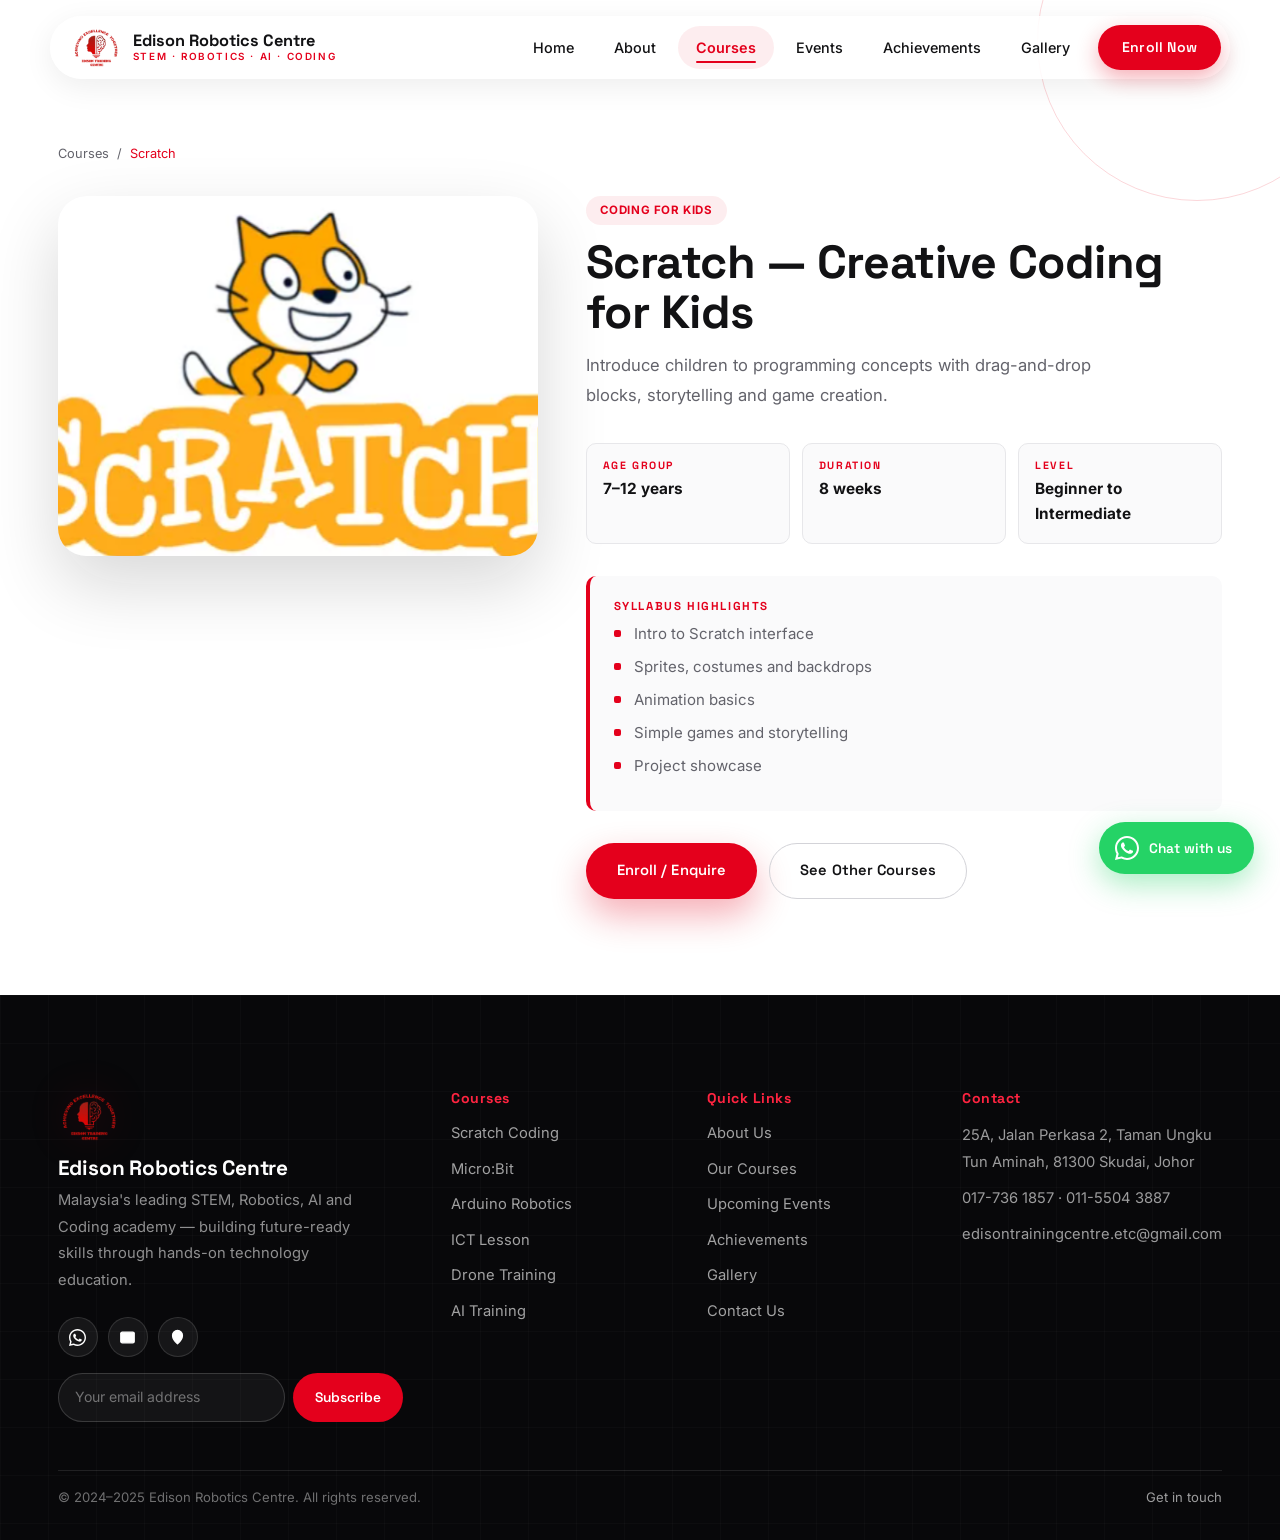
<file: scratch.html>
<!DOCTYPE html>
<html lang="en">
<head>
  <meta charset="utf-8">
  <meta name="viewport" content="width=device-width,initial-scale=1">
  <title>Scratch — Edison Robotics Centre</title>
  <meta name="description" content="Scratch creative coding course for kids at Edison Robotics Centre — sprites, animation and game creation for ages 7-12.">
  <link href="https://fonts.googleapis.com/css2?family=Space+Grotesk:wght@500;600;700&family=Inter:wght@400;500;600;700;800&display=swap" rel="stylesheet">
  <link rel="stylesheet" href="style.css">
</head>
<body>
  <header class="site-header">
    <div class="nav-container">
      <a href="index.html" class="nav-brand-link">
        <div class="nav-logo"><img src="assets/ach36.png" alt="Edison Robotics Centre logo"></div>
        <div class="nav-brand-text"><span class="name">Edison Robotics Centre</span><span class="tag">STEM · Robotics · AI · Coding</span></div>
      </a>
      <button class="nav-toggle" aria-label="Toggle menu"><span></span><span></span><span></span></button>
      <nav class="nav-menu">
        <a href="index.html">Home</a>
        <a href="about.html">About</a>
        <a href="courses.html" class="active-link">Courses</a>
        <a href="events.html">Events</a>
        <a href="achievement.html">Achievements</a>
        <a href="gallery.html">Gallery</a>
        <a href="contactus.html" class="nav-btn">Enroll Now</a>
      </nav>
    </div>
  </header>

  <main class="section deco-circle deco-md deco-tr" style="padding-top:140px;">
    <div class="container">
      <nav class="ph-crumb" style="color:var(--text-muted);margin-bottom:var(--sp-6);"><a href="courses.html" style="color:var(--text-muted);">Courses</a><span>/</span><span style="color:var(--red);">Scratch</span></nav>

      <div class="detail-hero">
        <div class="detail-media reveal-left"><img src="assets/scratch.PNG" alt="Scratch course"></div>
        <div class="detail-panel reveal-right">
          <span class="badge">Coding for Kids</span>
          <h1>Scratch — Creative Coding for Kids</h1>
          <p class="lead">Introduce children to programming concepts with drag-and-drop blocks, storytelling and game creation.</p>

          <div class="detail-info-grid">
            <div class="detail-info-box"><h4>Age Group</h4><p>7–12 years</p></div>
            <div class="detail-info-box"><h4>Duration</h4><p>8 weeks</p></div>
            <div class="detail-info-box"><h4>Level</h4><p>Beginner to Intermediate</p></div>
          </div>

          <div class="detail-syllabus">
            <h4>Syllabus Highlights</h4>
            <ul>
              <li>Intro to Scratch interface</li>
              <li>Sprites, costumes and backdrops</li>
              <li>Animation basics</li>
              <li>Simple games and storytelling</li>
              <li>Project showcase</li>
            </ul>
          </div>

          <div class="detail-actions">
            <a class="btn btn-primary" href="contactus.html">Enroll / Enquire</a>
            <a class="btn btn-outline" href="courses.html">See Other Courses</a>
          </div>
        </div>
      </div>
    </div>
  </main>

  <footer class="site-footer">
    <div class="footer-top">
      <div class="footer-brand">
        <img src="assets/ach36.png" alt="Edison Robotics Centre logo">
        <h2>Edison Robotics Centre</h2>
        <p>Malaysia's leading STEM, Robotics, AI and Coding academy — building future-ready skills through hands-on technology education.</p>
        <div class="footer-social">
          <a href="https://wa.me/60177361857" target="_blank" rel="noopener" aria-label="WhatsApp"><svg viewBox="0 0 32 32"><path d="M16 0C7.163 0 0 7.163 0 16c0 2.822.736 5.472 2.027 7.774L0 32l8.426-2.007A15.934 15.934 0 0016 32c8.837 0 16-7.163 16-16S24.837 0 16 0zm0 29.333a13.27 13.27 0 01-6.773-1.853l-.486-.289-5.002 1.192 1.227-4.878-.317-.5A13.267 13.267 0 012.667 16C2.667 8.636 8.636 2.667 16 2.667S29.333 8.636 29.333 16 23.364 29.333 16 29.333zm7.27-9.862c-.398-.199-2.354-1.162-2.718-1.294-.364-.133-.629-.199-.894.199-.265.398-1.027 1.294-1.259 1.559-.232.265-.464.298-.862.1-.398-.199-1.681-.619-3.203-1.977-1.184-1.056-1.983-2.36-2.215-2.758-.232-.398-.025-.614.174-.812.179-.178.398-.464.597-.696.199-.232.265-.398.398-.663.133-.265.066-.497-.033-.696-.1-.199-.894-2.154-1.225-2.95-.322-.773-.65-.668-.894-.68l-.762-.013c-.265 0-.696.1-1.061.497-.364.398-1.392 1.36-1.392 3.315s1.425 3.845 1.624 4.11c.199.265 2.804 4.28 6.793 5.999.95.41 1.692.655 2.27.839.954.304 1.822.261 2.509.158.765-.114 2.354-.962 2.687-1.891.332-.929.332-1.726.232-1.891-.099-.166-.364-.265-.762-.464z"/></svg></a>
          <a href="mailto:edisontrainingcentre.etc@gmail.com" aria-label="Email"><svg viewBox="0 0 24 24" fill="none" stroke="currentColor" stroke-width="1.8" stroke-linecap="round" stroke-linejoin="round"><rect x="2.5" y="4.5" width="19" height="15" rx="2"/><path d="m3 6 9 7 9-7"/></svg></a>
          <a href="https://www.google.com/maps?q=25A,+Jalan+Perkasa+2,+Taman+Ungku+Tun+Aminah,+81300+Skudai,+Johor" target="_blank" rel="noopener" aria-label="Location on Google Maps"><svg viewBox="0 0 24 24" fill="none" stroke="currentColor" stroke-width="1.8" stroke-linecap="round" stroke-linejoin="round"><path d="M12 21s7-6.5 7-12a7 7 0 0 0-14 0c0 5.5 7 12 7 12Z"/><circle cx="12" cy="9" r="2.5"/></svg></a>
        </div>
        <form class="footer-newsletter" onsubmit="event.preventDefault(); this.reset(); alert('Thanks for subscribing!');">
          <input type="email" placeholder="Your email address" aria-label="Email for newsletter" required>
          <button type="submit">Subscribe</button>
        </form>
      </div>
      <div class="footer-col">
        <h3>Courses</h3>
        <a href="scratch.html">Scratch Coding</a>
        <a href="microbit.html">Micro:Bit</a>
        <a href="arduino.html">Arduino Robotics</a>
        <a href="computer.html">ICT Lesson</a>
        <a href="drone.html">Drone Training</a>
        <a href="ai.html">AI Training</a>
      </div>
      <div class="footer-col">
        <h3>Quick Links</h3>
        <a href="about.html">About Us</a>
        <a href="courses.html">Our Courses</a>
        <a href="events.html">Upcoming Events</a>
        <a href="achievement.html">Achievements</a>
        <a href="gallery.html">Gallery</a>
        <a href="contactus.html">Contact Us</a>
      </div>
      <div class="footer-col">
        <h3>Contact</h3>
        <p>25A, Jalan Perkasa 2, Taman Ungku Tun Aminah, 81300 Skudai, Johor</p>
        <p>017-736 1857 &middot; 011-5504 3887</p>
        <p>edisontrainingcentre.etc@gmail.com</p>
      </div>
    </div>
    <div class="footer-bottom">
      <p>&copy; 2024–2025 Edison Robotics Centre. All rights reserved.</p>
      <p><a href="contactus.html">Get in touch</a></p>
    </div>
  </footer>

  <a href="https://wa.me/60177361857" target="_blank" rel="noopener noreferrer" class="whatsapp-fab" aria-label="Chat with us on WhatsApp">
    <svg viewBox="0 0 32 32" fill="white"><path d="M16 0C7.163 0 0 7.163 0 16c0 2.822.736 5.472 2.027 7.774L0 32l8.426-2.007A15.934 15.934 0 0016 32c8.837 0 16-7.163 16-16S24.837 0 16 0zm0 29.333a13.27 13.27 0 01-6.773-1.853l-.486-.289-5.002 1.192 1.227-4.878-.317-.5A13.267 13.267 0 012.667 16C2.667 8.636 8.636 2.667 16 2.667S29.333 8.636 29.333 16 23.364 29.333 16 29.333zm7.27-9.862c-.398-.199-2.354-1.162-2.718-1.294-.364-.133-.629-.199-.894.199-.265.398-1.027 1.294-1.259 1.559-.232.265-.464.298-.862.1-.398-.199-1.681-.619-3.203-1.977-1.184-1.056-1.983-2.36-2.215-2.758-.232-.398-.025-.614.174-.812.179-.178.398-.464.597-.696.199-.232.265-.398.398-.663.133-.265.066-.497-.033-.696-.1-.199-.894-2.154-1.225-2.95-.322-.773-.65-.668-.894-.68l-.762-.013c-.265 0-.696.1-1.061.497-.364.398-1.392 1.36-1.392 3.315s1.425 3.845 1.624 4.11c.199.265 2.804 4.28 6.793 5.999.95.41 1.692.655 2.27.839.954.304 1.822.261 2.509.158.765-.114 2.354-.962 2.687-1.891.332-.929.332-1.726.232-1.891-.099-.166-.364-.265-.762-.464z"/></svg>
    <span class="wa-label">Chat with us</span>
  </a>

  <script src="main.js"></script>
</body>
</html>
</file>
<file: style.css>
/* =====================================================================
   EDISON ROBOTICS CENTRE — DESIGN SYSTEM
   Premium tech-company visual language. Red / White / Black only.
   Headings: Space Grotesk · Body: Inter
   ===================================================================== */

@import url('https://fonts.googleapis.com/css2?family=Space+Grotesk:wght@500;600;700&family=Inter:wght@400;500;600;700;800&display=swap');

:root {
  /* ---- brand ---- */
  --red:        #E4001C;
  --red-bright: #FF2440;
  --red-dark:   #A5001A;
  --red-darker: #6B0012;
  --red-glow:   rgba(228, 0, 28, 0.32);
  --red-subtle: rgba(228, 0, 28, 0.07);
  --red-line:   rgba(228, 0, 28, 0.16);

  --black:      #08080A;
  --ink:        #101013;
  --charcoal:   #1B1B1F;
  --white:      #FFFFFF;

  /* ---- neutral scale (cool, Apple-esque) ---- */
  --gray-50:    #FAFAFB;
  --gray-100:   #F3F3F5;
  --gray-200:   #E7E7EA;
  --gray-300:   #D3D3D8;
  --gray-400:   #A6A6AE;
  --gray-500:   #7A7A83;
  --gray-600:   #55555C;
  --gray-700:   #3A3A3F;

  --text:       #121214;
  --text-muted: #63636B;
  --text-soft:  #8A8A92;

  /* ---- surface ---- */
  --surface:       var(--white);
  --surface-alt:   var(--gray-50);
  --surface-dark:  var(--black);

  /* ---- type ---- */
  --font-head: 'Space Grotesk', 'Inter', sans-serif;
  --font-body: 'Inter', -apple-system, BlinkMacSystemFont, sans-serif;

  /* ---- spacing (4px base) ---- */
  --sp-1: 0.25rem;
  --sp-2: 0.5rem;
  --sp-3: 0.75rem;
  --sp-4: 1rem;
  --sp-5: 1.5rem;
  --sp-6: 2rem;
  --sp-7: 3rem;
  --sp-8: 4rem;
  --sp-9: 6rem;
  --sp-10: 8rem;

  /* ---- radius ---- */
  --r-sm: 10px;
  --r-md: 18px;
  --r-lg: 28px;
  --r-full: 999px;

  /* ---- shadow ---- */
  --shadow-sm: 0 2px 10px rgba(10, 10, 12, 0.06);
  --shadow-md: 0 16px 40px rgba(10, 10, 12, 0.10);
  --shadow-lg: 0 28px 70px rgba(10, 10, 12, 0.16);
  --shadow-red: 0 16px 36px var(--red-glow);

  /* ---- motion ---- */
  --ease: cubic-bezier(0.16, 1, 0.3, 1);
  --ease-soft: cubic-bezier(0.4, 0, 0.2, 1);
  --dur-fast: 0.22s;
  --dur-med: 0.45s;
  --dur-slow: 0.9s;

  --container: 1240px;
  --container-narrow: 880px;
}

/* ================= RESET ================= */
*, *::before, *::after { box-sizing: border-box; margin: 0; padding: 0; }
html { scroll-behavior: smooth; }
@media (prefers-reduced-motion: reduce) {
  html { scroll-behavior: auto; }
  *, *::before, *::after { animation-duration: 0.001ms !important; animation-iteration-count: 1 !important; transition-duration: 0.001ms !important; scroll-behavior: auto !important; }
}

body {
  font-family: var(--font-body);
  background: var(--surface);
  color: var(--text);
  line-height: 1.6;
  font-size: 16px;
  -webkit-font-smoothing: antialiased;
  -moz-osx-font-smoothing: grayscale;
  overflow-x: hidden;
}

img, video { max-width: 100%; display: block; }
a { color: inherit; }
ul { list-style: none; }
button { font: inherit; cursor: pointer; }
input, textarea, select { font: inherit; }

h1, h2, h3, h4, h5 {
  font-family: var(--font-head);
  font-weight: 700;
  letter-spacing: -0.01em;
  line-height: 1.08;
  color: inherit;
}

::selection { background: var(--red); color: var(--white); }

::-webkit-scrollbar { width: 10px; height: 10px; }
::-webkit-scrollbar-track { background: var(--gray-100); }
::-webkit-scrollbar-thumb { background: var(--gray-300); border-radius: 999px; }
::-webkit-scrollbar-thumb:hover { background: var(--red); }

/* ================= LAYOUT ================= */
.container { width: 91%; max-width: var(--container); margin: 0 auto; }
.container-narrow { width: 91%; max-width: var(--container-narrow); margin: 0 auto; }
.section { padding: var(--sp-9) 0; }
.section-tight { padding: var(--sp-8) 0; }

@media (max-width: 720px) {
  .section { padding: var(--sp-8) 0; }
  .section-tight { padding: var(--sp-7) 0; }
}

/* ================= TYPOGRAPHY UTILITIES ================= */
.eyebrow {
  display: inline-flex;
  align-items: center;
  gap: 10px;
  font-family: var(--font-head);
  font-size: 0.72rem;
  font-weight: 600;
  letter-spacing: 3px;
  text-transform: uppercase;
  color: var(--red);
}
.eyebrow::before {
  content: "";
  width: 26px;
  height: 2px;
  background: var(--red);
  flex-shrink: 0;
}
.eyebrow.on-dark { color: var(--red-bright); }

.section-head {
  max-width: 640px;
  margin: 0 0 var(--sp-7);
}
.section-head.centered { margin-left: auto; margin-right: auto; text-align: center; }
.section-head h2 {
  margin-top: 0.9rem;
  font-size: clamp(1.9rem, 3.6vw, 3rem);
}
.section-head p {
  margin-top: 1rem;
  color: var(--text-muted);
  font-size: 1.02rem;
  line-height: 1.75;
}

.text-muted { color: var(--text-muted); }

/* ================= BUTTONS ================= */
.btn {
  position: relative;
  overflow: hidden;
  display: inline-flex;
  align-items: center;
  justify-content: center;
  gap: 8px;
  font-family: var(--font-head);
  font-weight: 600;
  font-size: 0.92rem;
  letter-spacing: 0.1px;
  padding: 15px 30px;
  border-radius: var(--r-full);
  text-decoration: none;
  border: 1.5px solid transparent;
  transition: transform var(--dur-fast) var(--ease-soft), box-shadow var(--dur-fast) var(--ease-soft), background var(--dur-fast) var(--ease-soft), border-color var(--dur-fast) var(--ease-soft), color var(--dur-fast) var(--ease-soft);
  white-space: nowrap;
}
.btn:active { transform: translateY(1px) scale(0.98); }

.btn::after {
  content: "";
  position: absolute;
  inset: 0;
  border-radius: inherit;
  background: radial-gradient(circle, rgba(255,255,255,0.55) 0%, transparent 60%);
  opacity: 0;
  transform: scale(0.4);
  transition: opacity 0.5s ease, transform 0.5s ease;
  pointer-events: none;
}
.btn:active::after { opacity: 1; transform: scale(1.6); transition: 0s; }

.btn-primary {
  background: var(--red);
  color: var(--white);
  box-shadow: var(--shadow-red);
}
.btn-primary:hover { background: var(--red-dark); transform: translateY(-3px); box-shadow: 0 20px 44px var(--red-glow); }

.btn-dark {
  background: var(--black);
  color: var(--white);
  border-color: var(--black);
}
.btn-dark:hover { background: var(--charcoal); transform: translateY(-3px); box-shadow: var(--shadow-lg); }

.btn-ghost {
  background: rgba(255,255,255,0.06);
  color: var(--white);
  border-color: rgba(255,255,255,0.32);
  backdrop-filter: blur(8px);
}
.btn-ghost:hover { background: rgba(255,255,255,0.14); border-color: rgba(255,255,255,0.55); transform: translateY(-3px); }

.btn-outline {
  background: transparent;
  color: var(--text);
  border-color: var(--gray-300);
}
.btn-outline:hover { border-color: var(--red); color: var(--red); transform: translateY(-3px); }

.btn-sm { padding: 10px 22px; font-size: 0.84rem; }
.btn-block { width: 100%; }

/* ================= NAVBAR ================= */
.site-header {
  position: fixed;
  top: var(--sp-4);
  left: 0;
  right: 0;
  z-index: 1000;
  display: flex;
  justify-content: center;
  transition: top var(--dur-med) var(--ease);
  pointer-events: none;
}

.nav-container {
  pointer-events: auto;
  width: 94%;
  max-width: 1180px;
  display: flex;
  align-items: center;
  justify-content: space-between;
  gap: var(--sp-4);
  padding: 8px 8px 8px 20px;
  border-radius: var(--r-full);
  background: rgba(255, 255, 255, 0.66);
  border: 1px solid rgba(255, 255, 255, 0.5);
  box-shadow: 0 8px 30px rgba(10, 10, 12, 0.07);
  backdrop-filter: blur(22px) saturate(170%);
  -webkit-backdrop-filter: blur(22px) saturate(170%);
  transition: background var(--dur-med) var(--ease), box-shadow var(--dur-med) var(--ease), padding var(--dur-med) var(--ease), backdrop-filter var(--dur-med) var(--ease);
}

.site-header.scrolled .nav-container {
  background: rgba(255, 255, 255, 0.84);
  box-shadow: 0 12px 36px rgba(10, 10, 12, 0.12);
  padding: 6px 6px 6px 16px;
  backdrop-filter: blur(26px) saturate(180%);
  -webkit-backdrop-filter: blur(26px) saturate(180%);
}

.site-header.nav-hidden { top: -110px; }

.nav-brand-link {
  display: flex;
  align-items: center;
  gap: 12px;
  text-decoration: none;
  min-width: 0;
}

.nav-logo img {
  height: 40px;
  width: auto;
  object-fit: contain;
  transition: height var(--dur-med) var(--ease);
}
.site-header.scrolled .nav-logo img { height: 33px; }

.nav-brand-text { line-height: 1.15; min-width: 0; }
.nav-brand-text .name {
  display: block;
  font-family: var(--font-head);
  font-weight: 700;
  font-size: 1.02rem;
  color: var(--text);
  white-space: nowrap;
}
.nav-brand-text .tag {
  display: block;
  font-size: 0.62rem;
  font-weight: 600;
  letter-spacing: 1.6px;
  text-transform: uppercase;
  color: var(--red);
  white-space: nowrap;
}

.nav-menu {
  display: flex;
  align-items: center;
  gap: 4px;
}

.nav-menu a:not(.nav-btn) {
  position: relative;
  display: inline-block;
  text-decoration: none;
  color: var(--text);
  font-weight: 500;
  font-size: 0.9rem;
  padding: 10px 18px;
  border-radius: var(--r-full);
  transition: color var(--dur-fast), background var(--dur-fast);
}
.nav-menu a:not(.nav-btn)::after {
  content: "";
  position: absolute;
  left: 18px;
  right: 18px;
  bottom: 6px;
  height: 2px;
  border-radius: 2px;
  background: var(--red);
  transform: scaleX(0);
  transform-origin: center;
  transition: transform var(--dur-fast) var(--ease-soft);
}
.nav-menu a:not(.nav-btn):hover { color: var(--red); background: var(--red-subtle); }
.nav-menu a:not(.nav-btn):hover::after { transform: scaleX(1); }
.nav-menu a.active-link { color: var(--red); background: var(--red-subtle); font-weight: 600; }
.nav-menu a.active-link::after { transform: scaleX(1); }

.nav-btn {
  background: var(--red) !important;
  color: var(--white) !important;
  text-decoration: none;
  padding: 11px 24px !important;
  border-radius: var(--r-full) !important;
  font-weight: 600 !important;
  font-family: var(--font-head);
  font-size: 0.88rem;
  letter-spacing: 0.2px;
  margin-left: 6px;
  box-shadow: 0 8px 22px var(--red-glow);
  transition: background var(--dur-fast), transform var(--dur-fast), box-shadow var(--dur-fast);
}
.nav-btn:hover { background: var(--red-dark) !important; transform: translateY(-2px); box-shadow: 0 12px 28px var(--red-glow); }

.nav-toggle {
  display: none;
  flex-direction: column;
  justify-content: center;
  gap: 5px;
  width: 40px;
  height: 40px;
  border-radius: 50%;
  border: none;
  background: var(--gray-100);
  flex-shrink: 0;
}
.nav-toggle span { display: block; width: 18px; height: 2px; margin: 0 auto; background: var(--text); border-radius: 2px; transition: all 0.3s ease; }
.nav-toggle.open span:nth-child(1) { transform: translateY(7px) rotate(45deg); }
.nav-toggle.open span:nth-child(2) { opacity: 0; }
.nav-toggle.open span:nth-child(3) { transform: translateY(-7px) rotate(-45deg); }

@media (max-width: 980px) {
  .nav-menu { display: none; }
  .nav-toggle { display: flex; }
  .nav-container.menu-open {
    border-radius: 26px;
    align-items: flex-start;
    flex-wrap: wrap;
  }
  .nav-menu.open {
    display: flex;
    flex-direction: column;
    align-items: stretch;
    width: 100%;
    gap: 2px;
    padding: 10px 6px 6px;
    border-top: 1px solid var(--gray-200);
    margin-top: 10px;
  }
  .nav-menu.open a:not(.nav-btn) { padding: 12px 16px; }
  .nav-menu.open .nav-btn { margin: 6px 6px 0; text-align: center; }
}

@media (max-width: 560px) {
  .nav-brand-text .tag { display: none; }
  .site-header { top: 10px; }
}

/* ================= REVEAL ON SCROLL ================= */
.reveal { opacity: 0; transform: translateY(34px); transition: opacity 0.8s var(--ease), transform 0.8s var(--ease); }
.reveal.visible { opacity: 1; transform: translateY(0); }
.reveal-left { opacity: 0; transform: translateX(-34px); transition: opacity 0.8s var(--ease), transform 0.8s var(--ease); }
.reveal-left.visible { opacity: 1; transform: translateX(0); }
.reveal-right { opacity: 0; transform: translateX(34px); transition: opacity 0.8s var(--ease), transform 0.8s var(--ease); }
.reveal-right.visible { opacity: 1; transform: translateX(0); }
.reveal-scale { opacity: 0; transform: scale(0.94); transition: opacity 0.8s var(--ease), transform 0.8s var(--ease); }
.reveal-scale.visible { opacity: 1; transform: scale(1); }
.d1 { transition-delay: 0.08s; } .d2 { transition-delay: 0.16s; } .d3 { transition-delay: 0.24s; }
.d4 { transition-delay: 0.32s; } .d5 { transition-delay: 0.4s; } .d6 { transition-delay: 0.48s; }

/* ================= HOME HERO ================= */
/* Immersive full-bleed video hero — the video is the background of the
   whole section (not a separate card), with the wording sitting directly
   on top over a dark scrim so video and text read as one merged visual. */
.hero {
  position: relative;
  min-height: 100vh;
  display: flex;
  align-items: center;
  color: var(--white);
  overflow: hidden;
  background: var(--black);
}

.hero-media { position: absolute; inset: 0; z-index: 0; }
.hero-media video {
  position: absolute;
  inset: 0;
  width: 100%;
  height: 100%;
  object-fit: cover;
}

/* dark vertical scrim (readability) + a soft diagonal red bleed on the
   right so the video keeps its own color without a hard edge/border */
.hero-overlay {
  position: absolute;
  inset: 0;
  z-index: 1;
  background:
    linear-gradient(180deg, rgba(8,8,10,0.58) 0%, rgba(8,8,10,0.38) 38%, rgba(8,8,10,0.88) 100%),
    linear-gradient(100deg, rgba(8,8,10,0.6) 0%, transparent 58%, rgba(228,0,28,0.16) 100%);
}

.hero-grid-fx {
  position: absolute;
  inset: 0;
  z-index: 1;
  pointer-events: none;
  background-image: linear-gradient(rgba(255,255,255,0.05) 1px, transparent 1px), linear-gradient(90deg, rgba(255,255,255,0.05) 1px, transparent 1px);
  background-size: 56px 56px;
  mask-image: radial-gradient(circle at 28% 32%, rgba(0,0,0,0.9), transparent 70%);
  opacity: 0.7;
}

.hero-inner {
  position: relative;
  z-index: 2;
  width: 91%;
  max-width: var(--container);
  margin: 0 auto;
  padding: 100px 0 60px;
}

/* ---- left column (sits directly on the video, so a glass treatment
   instead of the flat light-background styling used elsewhere) ---- */
.hero-badge {
  display: inline-flex;
  align-items: center;
  gap: 10px;
  padding: 8px 18px 8px 10px;
  border-radius: var(--r-full);
  background: rgba(255,255,255,0.08);
  border: 1px solid rgba(255,255,255,0.2);
  backdrop-filter: blur(10px);
  -webkit-backdrop-filter: blur(10px);
  font-size: 0.8rem;
  font-weight: 700;
  color: rgba(255,255,255,0.92);
  margin-bottom: var(--sp-6);
}
.hero-badge .dot-live {
  width: 8px; height: 8px; border-radius: 50%;
  background: var(--red-bright);
  box-shadow: 0 0 8px var(--red-bright);
  flex-shrink: 0;
  animation: pulse-dot 1.8s ease-in-out infinite;
}

.hero-copy h1 {
  font-size: clamp(2.3rem, 3.7vw, 3.4rem);
  line-height: 1.12;
  letter-spacing: -0.01em;
  max-width: 21ch;
  text-wrap: balance;
  color: var(--white);
  text-shadow: 0 10px 40px rgba(0,0,0,0.3);
}
.hero-copy h1 .accent { color: var(--red-bright); }

.hero-lead {
  margin-top: var(--sp-5);
  max-width: 54ch;
  font-size: 1.04rem;
  line-height: 1.75;
  color: rgba(255,255,255,0.78);
}

.hero-cta-row {
  margin-top: var(--sp-6);
  display: flex;
  gap: 16px;
  flex-wrap: wrap;
}

.btn-hero-primary,
.btn-hero-secondary {
  position: relative;
  isolation: isolate;
  overflow: hidden;
  display: inline-flex;
  align-items: center;
  gap: 9px;
  font-family: var(--font-head);
  font-weight: 700;
  font-size: 0.96rem;
  padding: 16px 28px 16px 32px;
  border-radius: var(--r-full);
  text-decoration: none;
  border: 1.5px solid transparent;
  transition: transform var(--dur-fast) var(--ease-soft), box-shadow var(--dur-fast) var(--ease-soft), background var(--dur-fast) var(--ease-soft), color var(--dur-fast) var(--ease-soft), border-color var(--dur-fast) var(--ease-soft);
}
.btn-hero-primary:focus-visible, .btn-hero-secondary:focus-visible { outline: 2px solid var(--red); outline-offset: 3px; }
.btn-hero-primary .btn-label, .btn-hero-secondary .btn-label,
.btn-hero-primary .btn-arrow, .btn-hero-secondary .btn-arrow { position: relative; z-index: 1; }
.btn-arrow { width: 17px; height: 17px; flex-shrink: 0; transition: transform var(--dur-fast) var(--ease-soft); }
.btn-hero-primary:hover .btn-arrow, .btn-hero-secondary:hover .btn-arrow { transform: translateX(4px); }

.btn-hero-primary {
  background: linear-gradient(135deg, var(--red-bright) 0%, var(--red) 55%, var(--red-dark) 100%);
  color: var(--white);
  box-shadow: 0 14px 32px var(--red-glow);
}
.btn-hero-primary:hover { transform: translateY(-3px) scale(1.02); box-shadow: 0 20px 44px var(--red-glow); }
.btn-hero-primary .btn-shine {
  position: absolute;
  top: 0; left: -60%;
  width: 40%; height: 100%;
  background: linear-gradient(115deg, transparent, rgba(255,255,255,0.55), transparent);
  transform: skewX(-20deg);
  animation: btnShineSweep 3.4s ease-in-out infinite;
  z-index: 0;
}
@keyframes btnShineSweep {
  0%, 30% { left: -60%; }
  70%, 100% { left: 130%; }
}

.btn-hero-secondary {
  background: var(--white);
  border-color: var(--red);
  color: var(--red);
}
.btn-hero-secondary .btn-fill {
  position: absolute;
  inset: 0;
  background: var(--red);
  transform: scaleX(0);
  transform-origin: left;
  transition: transform 0.35s var(--ease-soft);
  z-index: 0;
}
.btn-hero-secondary:hover .btn-fill { transform: scaleX(1); }
.btn-hero-secondary:hover { color: var(--white); transform: translateY(-3px) scale(1.02); box-shadow: 0 14px 32px var(--red-glow); }

.hero-stats-panel {
  margin-top: var(--sp-7);
  display: grid;
  grid-template-columns: repeat(4, minmax(0, 1fr));
  max-width: 580px;
  padding: 1.3rem 0.4rem;
  border-radius: var(--r-lg);
  background: rgba(255,255,255,0.62);
  backdrop-filter: blur(18px) saturate(160%);
  -webkit-backdrop-filter: blur(18px) saturate(160%);
  border: 1px solid rgba(255,255,255,0.75);
  box-shadow: var(--shadow-md), inset 0 1px 0 rgba(255,255,255,0.6);
}
.hero-stat {
  position: relative;
  text-align: center;
  padding: 0 0.4rem;
  transition: transform var(--dur-fast) var(--ease-soft);
}
.hero-stat:not(:last-child)::after {
  content: "";
  position: absolute;
  right: 0; top: 12%; bottom: 12%;
  width: 1px;
  background: var(--gray-200);
}
.hero-stat:hover { transform: translateY(-3px); }
.hero-stat-num {
  font-family: var(--font-head);
  font-weight: 700;
  font-size: clamp(1.4rem, 2.4vw, 1.8rem);
  color: var(--text);
  display: inline-flex;
  align-items: baseline;
  gap: 1px;
}
.hero-stat-num .suffix { color: var(--red); }
.hero-stat-label {
  margin-top: 4px;
  font-size: 0.68rem;
  font-weight: 600;
  letter-spacing: 0.2px;
  color: var(--text-muted);
  line-height: 1.4;
}

.hero-scroll-cue {
  position: absolute;
  left: 50%;
  bottom: 34px;
  transform: translateX(-50%);
  z-index: 2;
  display: flex;
  flex-direction: column;
  align-items: center;
  gap: 8px;
  color: rgba(255,255,255,0.6);
  font-size: 0.68rem;
  letter-spacing: 2px;
  text-transform: uppercase;
}
.hero-scroll-cue .line { width: 1px; height: 34px; background: linear-gradient(rgba(255,255,255,0.9), transparent); animation: scrollcue 2s ease-in-out infinite; }
@keyframes scrollcue { 0% { transform: scaleY(0); transform-origin: top; } 50% { transform: scaleY(1); transform-origin: top; } 51% { transform-origin: bottom; } 100% { transform: scaleY(0); transform-origin: bottom; } }

@media (max-width: 980px) {
  .hero-inner { max-width: 760px; }
}

@media (max-width: 720px) {
  .hero { min-height: 92vh; }
  .hero-inner { padding: 88px 0 52px; }
  .hero-badge {
    font-size: 0.74rem;
    padding: 7px 16px 7px 10px;
    white-space: normal;
    line-height: 1.4;
  }
  .hero-copy h1 { font-size: 1.95rem; line-height: 1.18; letter-spacing: -0.005em; }
  .hero-lead { font-size: 0.96rem; line-height: 1.7; margin-top: var(--sp-4); }
  .hero-cta-row { margin-top: var(--sp-5); gap: 10px; }
  .hero-cta-row .btn-hero-primary, .hero-cta-row .btn-hero-secondary { flex: 1 1 auto; justify-content: center; padding-left: 24px; padding-right: 20px; }
  .hero-stats-panel { grid-template-columns: repeat(2, minmax(0, 1fr)); gap: var(--sp-5) 0; margin-top: var(--sp-6); padding: 1.1rem 0.4rem; }
  .hero-stat:nth-child(2)::after { display: none; }
}

@media (max-width: 480px) {
  .hero-inner { padding-top: 78px; padding-bottom: 40px; }
  .hero-badge { font-size: 0.66rem; padding: 6px 14px 6px 9px; gap: 7px; margin-bottom: var(--sp-4); }
  .hero-badge .dot-live { width: 6px; height: 6px; }
  .hero-copy h1 { font-size: 1.5rem; line-height: 1.22; }
  .hero-lead { font-size: 0.88rem; line-height: 1.6; margin-top: var(--sp-3); max-width: 34ch; }
  .hero-cta-row { flex-direction: column; margin-top: var(--sp-4); }
  .hero-cta-row .btn-hero-primary, .hero-cta-row .btn-hero-secondary { width: 100%; padding-top: 14px; padding-bottom: 14px; }
  .hero-stats-panel { margin-top: var(--sp-5); }
  .hero-stat-num { font-size: 1.25rem; }
  .hero-stat-label { font-size: 0.6rem; }
}

/* ================= INNER PAGE HERO ================= */
.page-hero {
  position: relative;
  overflow: hidden;
  min-height: 54vh;
  display: flex;
  align-items: flex-end;
  color: var(--white);
  background: var(--black);
  padding-top: 120px;
}
.page-hero .ph-bg {
  position: absolute; inset: -20px;
  background-size: cover;
  background-position: center;
  filter: brightness(0.5) saturate(1.05);
  transform: scale(1.06);
}
.page-hero .ph-overlay {
  position: absolute; inset: 0;
  background:
    linear-gradient(160deg, rgba(8,8,10,0.92) 0%, rgba(107,0,18,0.55) 55%, rgba(8,8,10,0.94) 100%),
    linear-gradient(rgba(255,255,255,0.05) 1px, transparent 1px),
    linear-gradient(90deg, rgba(255,255,255,0.05) 1px, transparent 1px);
  background-size: auto, 46px 46px, 46px 46px;
}
.page-hero::after {
  content: "";
  position: absolute; top: 0; left: 0; right: 0; height: 3px;
  background: linear-gradient(90deg, transparent, var(--red-bright), transparent);
  z-index: 2;
}
.ph-inner { position: relative; z-index: 1; width: 91%; max-width: var(--container); margin: 0 auto; padding: var(--sp-7) 0 var(--sp-8); }
.ph-crumb { display: inline-flex; align-items: center; gap: 8px; font-size: 0.8rem; color: rgba(255,255,255,0.55); margin-bottom: var(--sp-4); }
.ph-crumb a { color: rgba(255,255,255,0.85); text-decoration: none; }
.ph-crumb a:hover { color: var(--red-bright); }
.ph-crumb .current { color: var(--red-bright); }
.page-hero h1 { font-size: clamp(2.4rem, 5.6vw, 4.4rem); max-width: 16ch; }
.page-hero h1 .accent { color: var(--red-bright); }
.page-hero p { max-width: 580px; margin-top: var(--sp-4); color: rgba(255,255,255,0.78); font-size: 1rem; line-height: 1.8; }

.ph-badge {
  display: inline-flex; align-items: center; gap: 9px;
  margin-top: var(--sp-5); padding: 8px 18px; border-radius: var(--r-full);
  background: rgba(255,255,255,0.1); border: 1px solid rgba(255,255,255,0.2);
  backdrop-filter: blur(8px); font-size: 0.82rem; font-weight: 600;
}
.ph-badge .dot { width: 8px; height: 8px; border-radius: 50%; background: var(--red-bright); box-shadow: 0 0 10px var(--red-bright); animation: pulse-dot 1.8s ease-in-out infinite; }
@keyframes pulse-dot { 0%,100% { opacity: 1; transform: scale(1); } 50% { opacity: 0.5; transform: scale(1.35); } }

@media (max-width: 640px) { .page-hero { padding-top: 100px; min-height: 46vh; } }

/* ================= FEATURE / WHY CARDS ================= */
.feature-grid {
  display: grid;
  grid-template-columns: repeat(3, 1fr);
  gap: var(--sp-5);
}
.feature-card {
  position: relative;
  padding: var(--sp-6) var(--sp-5);
  background: var(--surface);
  border: 1px solid var(--gray-200);
  border-radius: var(--r-md);
  overflow: hidden;
  transition: transform var(--dur-med) var(--ease), box-shadow var(--dur-med) var(--ease), border-color var(--dur-med) var(--ease);
}
.feature-card::before {
  content: "";
  position: absolute; inset: 0;
  background: linear-gradient(150deg, var(--red-subtle), transparent 55%);
  opacity: 0;
  transition: opacity var(--dur-med);
}
.feature-card:hover {
  transform: translateY(-8px);
  box-shadow: var(--shadow-lg);
  border-color: var(--red-line);
}
.feature-card:hover::before { opacity: 1; }
.feature-icon {
  position: relative;
  width: 54px; height: 54px;
  display: flex; align-items: center; justify-content: center;
  border-radius: 16px;
  background: var(--ink);
  color: var(--white);
  margin-bottom: var(--sp-5);
  transition: background var(--dur-med), transform var(--dur-med);
}
.feature-card:hover .feature-icon { background: var(--red); transform: rotate(-6deg) scale(1.06); }
.feature-icon svg { width: 26px; height: 26px; fill: none; stroke: currentColor; stroke-width: 1.8; stroke-linecap: round; stroke-linejoin: round; }
.feature-card h3 { position: relative; font-size: 1.14rem; margin-bottom: 10px; }
.feature-card p { position: relative; color: var(--text-muted); font-size: 0.94rem; line-height: 1.7; }

@media (max-width: 980px) { .feature-grid { grid-template-columns: repeat(2, 1fr); } }
@media (max-width: 620px) { .feature-grid { grid-template-columns: 1fr; } }

/* ================= COURSE CARDS ================= */
.course-grid-premium {
  display: grid;
  grid-template-columns: repeat(auto-fit, minmax(280px, 1fr));
  gap: var(--sp-5);
}
.course-card-p {
  display: flex;
  flex-direction: column;
  background: var(--surface);
  border-radius: var(--r-md);
  overflow: hidden;
  border: 1px solid var(--gray-200);
  box-shadow: var(--shadow-sm);
  text-decoration: none;
  transition: transform var(--dur-med) var(--ease), box-shadow var(--dur-med) var(--ease);
}
.course-card-p:hover { transform: translateY(-8px); box-shadow: var(--shadow-lg); }
.course-media { position: relative; aspect-ratio: 4/3; overflow: hidden; background: var(--gray-100); }
.course-media img { width: 100%; height: 100%; object-fit: cover; transition: transform 0.7s var(--ease); }
.course-card-p:hover .course-media img { transform: scale(1.08); }
.course-media::after { content: ""; position: absolute; inset: 0; background: linear-gradient(0deg, rgba(8,8,10,0.55), transparent 55%); }
.course-age-badge {
  position: absolute; top: 14px; left: 14px; z-index: 1;
  padding: 6px 14px; border-radius: var(--r-full);
  background: rgba(255,255,255,0.16); border: 1px solid rgba(255,255,255,0.3);
  backdrop-filter: blur(8px); color: var(--white); font-size: 0.72rem; font-weight: 700; letter-spacing: 0.4px;
}
.course-cat {
  position: absolute; bottom: 12px; left: 14px; z-index: 1;
  color: var(--white); font-size: 0.72rem; font-weight: 700; letter-spacing: 2px; text-transform: uppercase; opacity: 0.9;
}
.course-body { padding: var(--sp-5); display: flex; flex-direction: column; gap: 10px; flex: 1; }
.course-body h3 { font-size: 1.18rem; }
.course-body p { color: var(--text-muted); font-size: 0.92rem; line-height: 1.68; flex: 1; }
.course-link {
  margin-top: 6px;
  display: inline-flex; align-items: center; gap: 8px;
  color: var(--red); font-family: var(--font-head); font-weight: 600; font-size: 0.9rem;
  transition: gap var(--dur-fast);
}
.course-card-p:hover .course-link { gap: 13px; }

/* ================= STATS ================= */
.stats-strip {
  display: grid;
  grid-template-columns: repeat(4, 1fr);
  border-radius: var(--r-lg);
  overflow: hidden;
  background: var(--black);
  color: var(--white);
}
.stat-cell {
  padding: var(--sp-7) var(--sp-4);
  text-align: center;
  border-right: 1px solid rgba(255,255,255,0.1);
  position: relative;
}
.stat-cell:last-child { border-right: none; }
.stat-num {
  font-family: var(--font-head);
  font-size: clamp(2rem, 4vw, 3.2rem);
  font-weight: 700;
  color: var(--white);
  display: inline-flex;
  align-items: baseline;
  gap: 2px;
}
.stat-num .suffix { color: var(--red-bright); }
.stat-label { margin-top: 8px; font-size: 0.8rem; color: rgba(255,255,255,0.6); letter-spacing: 0.5px; }

@media (max-width: 720px) { .stats-strip { grid-template-columns: repeat(2, 1fr); } .stat-cell { border-bottom: 1px solid rgba(255,255,255,0.1); } }

/* light variant used inline in editorial pages */
.stats-strip.light { background: var(--white); color: var(--text); border: 1px solid var(--gray-200); box-shadow: var(--shadow-sm); }
.stats-strip.light .stat-cell { border-right-color: var(--gray-200); }
.stats-strip.light .stat-num { color: var(--red); }
.stats-strip.light .stat-num .suffix { color: var(--text); }
.stats-strip.light .stat-label { color: var(--text-muted); }

/* ================= GALLERY (masonry + filter + lightbox) ================= */
.gallery-filters {
  display: flex;
  flex-wrap: wrap;
  gap: 10px;
  margin-bottom: var(--sp-6);
}
.gfilter {
  padding: 10px 20px;
  border-radius: var(--r-full);
  border: 1.5px solid var(--gray-200);
  background: var(--surface);
  font-family: var(--font-head);
  font-weight: 600;
  font-size: 0.85rem;
  color: var(--text-muted);
  transition: all var(--dur-fast);
}
.gfilter:hover { border-color: var(--red); color: var(--red); }
.gfilter.active { background: var(--red); border-color: var(--red); color: var(--white); box-shadow: var(--shadow-red); }

.masonry {
  columns: 4 240px;
  column-gap: var(--sp-4);
}
@media (max-width: 1100px) { .masonry { columns: 3 220px; } }
@media (max-width: 720px) { .masonry { columns: 2 160px; } }
@media (max-width: 440px) { .masonry { columns: 1; } }

.g-tile {
  position: relative;
  break-inside: avoid;
  margin-bottom: var(--sp-4);
  border-radius: var(--r-md);
  overflow: hidden;
  cursor: zoom-in;
  box-shadow: var(--shadow-sm);
  transition: transform var(--dur-med) var(--ease), box-shadow var(--dur-med) var(--ease), opacity 0.4s ease;
  background: var(--gray-100);
}
.g-tile img, .g-tile video { width: 100%; display: block; transition: transform 0.6s var(--ease); }
.g-tile:hover { transform: translateY(-6px); box-shadow: var(--shadow-lg); }
.g-tile:hover img, .g-tile:hover video { transform: scale(1.05); }
.g-tile.hidden-item { display: none; }
.g-tile .g-tag {
  position: absolute; bottom: 10px; left: 10px;
  padding: 5px 12px; border-radius: var(--r-full);
  background: rgba(8,8,10,0.55); backdrop-filter: blur(6px);
  color: var(--white); font-size: 0.66rem; font-weight: 700; letter-spacing: 1.2px; text-transform: uppercase;
}
.g-tile .g-play {
  position: absolute; inset: 0; display: flex; align-items: center; justify-content: center;
  background: rgba(8,8,10,0.25);
}
.g-play svg { width: 54px; height: 54px; color: var(--white); filter: drop-shadow(0 6px 18px rgba(0,0,0,0.5)); }

.lightbox-overlay {
  display: none;
  position: fixed; inset: 0; z-index: 9999;
  background: rgba(6,6,8,0.95);
  align-items: center; justify-content: center;
  padding: 4vh 4vw;
  cursor: zoom-out;
}
.lightbox-overlay.open { display: flex; }
.lightbox-overlay img, .lightbox-overlay video {
  max-width: 92vw; max-height: 88vh; object-fit: contain;
  border-radius: 10px; box-shadow: 0 30px 90px rgba(0,0,0,0.7);
  cursor: default; animation: lbIn 0.3s var(--ease);
}
@keyframes lbIn { from { opacity: 0; transform: scale(0.94); } to { opacity: 1; transform: scale(1); } }
.lightbox-close {
  position: fixed; top: 22px; right: 26px; z-index: 10000;
  width: 44px; height: 44px; border-radius: 50%;
  background: rgba(255,255,255,0.08); border: 1px solid rgba(255,255,255,0.2);
  color: var(--white); font-size: 1.4rem; line-height: 1;
  display: flex; align-items: center; justify-content: center;
  transition: background 0.2s;
}
.lightbox-close:hover { background: var(--red); }

/* ================= TESTIMONIALS ================= */
.testi-wrap { position: relative; max-width: 820px; margin: 0 auto; }
.testi-track { position: relative; min-height: 280px; }
.testi-slide {
  position: absolute; inset: 0;
  opacity: 0; visibility: hidden; transform: translateY(14px);
  transition: opacity 0.6s var(--ease), transform 0.6s var(--ease), visibility 0.6s;
  text-align: center;
}
.testi-slide.active { opacity: 1; visibility: visible; transform: translateY(0); position: relative; }
.testi-stars { display: flex; justify-content: center; gap: 4px; color: var(--red); margin-bottom: var(--sp-5); }
.testi-stars svg { width: 18px; height: 18px; fill: currentColor; }
.testi-quote { font-family: var(--font-head); font-size: clamp(1.15rem, 2.2vw, 1.55rem); font-weight: 600; line-height: 1.5; color: var(--text); margin-bottom: var(--sp-5); }
.testi-person { display: flex; align-items: center; justify-content: center; gap: 12px; }
.testi-avatar {
  width: 46px; height: 46px; border-radius: 50%;
  background: var(--ink); color: var(--white);
  display: flex; align-items: center; justify-content: center;
  font-family: var(--font-head); font-weight: 700; font-size: 0.95rem;
}
.testi-meta { text-align: left; }
.testi-meta .name { font-weight: 700; font-size: 0.94rem; }
.testi-meta .role { font-size: 0.82rem; color: var(--text-muted); }

.testi-controls { display: flex; justify-content: center; gap: 10px; margin-top: var(--sp-6); }
.testi-dot { width: 8px; height: 8px; border-radius: 50%; border: none; background: var(--gray-300); transition: all var(--dur-fast); }
.testi-dot.active { background: var(--red); width: 26px; border-radius: 999px; }

/* ================= PARTNERS ================= */
.partners-strip {
  display: flex;
  flex-wrap: wrap;
  align-items: center;
  justify-content: center;
  gap: var(--sp-7);
  padding: var(--sp-6) 0;
}
.partner-item {
  font-family: var(--font-head);
  font-weight: 600;
  font-size: 1rem;
  color: var(--text-soft);
  letter-spacing: 0.2px;
  text-align: center;
  transition: color var(--dur-fast), transform var(--dur-fast);
  opacity: 0.75;
}
.partner-item:hover { color: var(--text); opacity: 1; transform: translateY(-2px); }

/* ================= TIMELINE ================= */
.timeline { position: relative; max-width: 880px; margin: 0 auto; }
.timeline::before {
  content: "";
  position: absolute; left: 20px; top: 6px; bottom: 6px; width: 2px;
  background: linear-gradient(var(--red), var(--gray-200));
}
.tl-item { position: relative; padding-left: 60px; margin-bottom: var(--sp-7); }
.tl-item:last-child { margin-bottom: 0; }
.tl-dot {
  position: absolute; left: 10px; top: 2px;
  width: 22px; height: 22px; border-radius: 50%;
  background: var(--white); border: 3px solid var(--red);
  box-shadow: 0 0 0 5px var(--surface-alt);
}
.tl-year { font-family: var(--font-head); font-weight: 700; color: var(--red); font-size: 0.85rem; letter-spacing: 1px; margin-bottom: 4px; }
.tl-item h3 { font-size: 1.14rem; margin-bottom: 6px; }
.tl-item p { color: var(--text-muted); font-size: 0.94rem; line-height: 1.7; max-width: 620px; }

/* ================= CTA BANNER ================= */
.cta-banner {
  position: relative;
  overflow: hidden;
  border-radius: var(--r-lg);
  background: linear-gradient(135deg, var(--black) 0%, var(--red-darker) 130%);
  padding: var(--sp-9) var(--sp-7);
  text-align: center;
  color: var(--white);
}
.cta-banner::before {
  content: "";
  position: absolute; inset: 0;
  background-image: linear-gradient(rgba(255,255,255,0.05) 1px, transparent 1px), linear-gradient(90deg, rgba(255,255,255,0.05) 1px, transparent 1px);
  background-size: 48px 48px;
  mask-image: radial-gradient(circle at 50% 20%, rgba(0,0,0,0.9), transparent 75%);
}
.cta-banner h2 { position: relative; font-size: clamp(1.9rem, 4vw, 3rem); max-width: 18ch; margin: 0 auto; }
.cta-banner p { position: relative; max-width: 520px; margin: var(--sp-4) auto var(--sp-6); color: rgba(255,255,255,0.75); font-size: 1.02rem; line-height: 1.7; }
.cta-actions { position: relative; display: flex; justify-content: center; gap: 14px; flex-wrap: wrap; }

@media (max-width: 640px) { .cta-banner { padding: var(--sp-8) var(--sp-5); } }

/* ================= CARD GRID (about / general) ================= */
.info-card {
  background: var(--surface);
  border: 1px solid var(--gray-200);
  border-radius: var(--r-md);
  padding: var(--sp-6);
  transition: transform var(--dur-med) var(--ease), box-shadow var(--dur-med) var(--ease);
}
.info-card:hover { transform: translateY(-6px); box-shadow: var(--shadow-md); }
.info-card h3 { font-size: 1.2rem; margin-bottom: 12px; color: var(--red); }
.info-card p, .info-card li { color: var(--text-muted); font-size: 0.96rem; line-height: 1.75; }
.info-card ul { padding-left: 0; margin-top: 10px; }
.info-card li { position: relative; padding-left: 22px; margin-bottom: 10px; }
.info-card li::before { content: ""; position: absolute; left: 0; top: 9px; width: 8px; height: 8px; border-radius: 2px; background: var(--red); }

/* ================= FOOTER ================= */
.site-footer {
  position: relative;
  overflow: hidden;
  background: var(--black);
  color: rgba(255,255,255,0.68);
}
.site-footer::before {
  content: "";
  position: absolute; inset: 0;
  background-image: linear-gradient(rgba(255,255,255,0.035) 1px, transparent 1px), linear-gradient(90deg, rgba(255,255,255,0.035) 1px, transparent 1px);
  background-size: 48px 48px;
  opacity: 0.6;
  pointer-events: none;
}

.footer-top {
  position: relative;
  width: 91%; max-width: var(--container); margin: 0 auto;
  padding: var(--sp-9) 0 var(--sp-7);
  display: grid;
  grid-template-columns: 1.5fr 0.9fr 0.9fr 1.1fr;
  gap: var(--sp-7);
}
.footer-brand img { width: 62px; margin-bottom: var(--sp-4); filter: drop-shadow(0 0 20px rgba(228,0,28,0.25)); }
.footer-brand h2 { color: var(--white); font-size: 1.3rem; margin-bottom: 8px; }
.footer-brand p { font-size: 0.92rem; line-height: 1.8; max-width: 320px; color: rgba(255,255,255,0.55); }
.footer-social { display: flex; gap: 10px; margin-top: var(--sp-5); }
.footer-social a {
  width: 40px; height: 40px; border-radius: 50%;
  display: flex; align-items: center; justify-content: center;
  background: rgba(255,255,255,0.06); border: 1px solid rgba(255,255,255,0.12);
  color: var(--white); transition: background var(--dur-fast), transform var(--dur-fast);
}
.footer-social a:hover { background: var(--red); transform: translateY(-3px); }
.footer-social svg { width: 17px; height: 17px; fill: currentColor; }

.footer-col h3 { color: var(--red-bright); font-size: 0.88rem; letter-spacing: 0.5px; margin-bottom: var(--sp-4); }
.footer-col a {
  display: block; text-decoration: none;
  color: rgba(255,255,255,0.62); font-size: 0.92rem;
  margin-bottom: 12px; transition: color var(--dur-fast), transform var(--dur-fast);
}
.footer-col a:hover { color: var(--white); transform: translateX(4px); }
.footer-col p { font-size: 0.92rem; line-height: 1.8; color: rgba(255,255,255,0.6); margin-bottom: 10px; }

.footer-newsletter {
  display: flex; gap: 8px; margin-top: var(--sp-4);
  flex-wrap: wrap;
}
.footer-newsletter input {
  flex: 1; min-width: 160px;
  padding: 12px 16px; border-radius: var(--r-full);
  border: 1px solid rgba(255,255,255,0.16);
  background: rgba(255,255,255,0.05); color: var(--white);
  font-size: 0.88rem; outline: none;
}
.footer-newsletter input::placeholder { color: rgba(255,255,255,0.4); }
.footer-newsletter input:focus { border-color: var(--red); }
.footer-newsletter button {
  padding: 12px 22px; border-radius: var(--r-full); border: none;
  background: var(--red); color: var(--white); font-family: var(--font-head); font-weight: 600; font-size: 0.86rem;
  transition: background var(--dur-fast), transform var(--dur-fast);
}
.footer-newsletter button:hover { background: var(--red-dark); transform: translateY(-2px); }

.footer-bottom {
  position: relative;
  width: 91%; max-width: var(--container); margin: 0 auto;
  padding: var(--sp-4) 0 var(--sp-6);
  border-top: 1px solid rgba(255,255,255,0.1);
  display: flex; align-items: center; justify-content: space-between; gap: var(--sp-4);
  font-size: 0.82rem; color: rgba(255,255,255,0.42); flex-wrap: wrap;
}
.footer-bottom a { color: rgba(255,255,255,0.6); text-decoration: none; }
.footer-bottom a:hover { color: var(--red-bright); }

@media (max-width: 980px) { .footer-top { grid-template-columns: 1fr 1fr; } }
@media (max-width: 560px) { .footer-top { grid-template-columns: 1fr; padding: var(--sp-8) 0 var(--sp-6); } }

/* ================= WHATSAPP FAB ================= */
.whatsapp-fab {
  position: fixed; bottom: 26px; right: 26px; z-index: 900;
  display: flex; align-items: center; gap: 10px;
  background: #25D366; color: white; text-decoration: none;
  padding: 14px 22px 14px 16px; border-radius: 50px;
  box-shadow: 0 10px 30px rgba(37,211,102,0.4);
  font-family: var(--font-head); font-size: 0.86rem; font-weight: 600;
  transition: transform var(--dur-fast) var(--ease-soft), box-shadow var(--dur-fast), background var(--dur-fast);
  animation: waPulse 2.6s ease-in-out infinite;
}
.whatsapp-fab:hover { background: #1ebe5d; transform: translateY(-4px) scale(1.04); box-shadow: 0 16px 36px rgba(37,211,102,0.5); animation: none; }
.whatsapp-fab svg { width: 24px; height: 24px; flex-shrink: 0; }
@keyframes waPulse { 0%,100% { box-shadow: 0 10px 30px rgba(37,211,102,0.4); } 50% { box-shadow: 0 10px 36px rgba(37,211,102,0.7), 0 0 0 9px rgba(37,211,102,0.12); } }

@media (max-width: 560px) {
  .whatsapp-fab { padding: 13px; border-radius: 50%; bottom: 18px; right: 16px; }
  .whatsapp-fab svg { width: 21px; height: 21px; }
  .whatsapp-fab .wa-label { display: none; }
}

/* ================= FORMS (contact) ================= */
.form-field { margin-bottom: var(--sp-4); }
.form-field label { display: block; font-size: 0.82rem; font-weight: 600; margin-bottom: 6px; color: var(--text); }
.form-field input, .form-field textarea {
  width: 100%; padding: 14px 16px;
  border: 1.5px solid var(--gray-200); border-radius: var(--r-sm);
  background: var(--surface-alt); color: var(--text);
  font-size: 0.94rem; outline: none;
  transition: border-color var(--dur-fast), box-shadow var(--dur-fast), background var(--dur-fast);
}
.form-field textarea { resize: vertical; min-height: 120px; }
.form-field input:focus, .form-field textarea:focus { border-color: var(--red); box-shadow: 0 0 0 4px var(--red-subtle); background: var(--white); }

.contact-info-row { display: flex; align-items: flex-start; gap: 14px; margin-bottom: var(--sp-5); }
.contact-info-row .ci-icon {
  flex-shrink: 0; width: 44px; height: 44px; border-radius: 12px;
  background: var(--red-subtle); color: var(--red);
  display: flex; align-items: center; justify-content: center;
}
.contact-info-row .ci-icon svg { width: 20px; height: 20px; fill: none; stroke: currentColor; stroke-width: 1.8; stroke-linecap: round; stroke-linejoin: round; }
.contact-info-row h4 { font-size: 0.94rem; margin-bottom: 4px; }
.contact-info-row p, .contact-info-row a { font-size: 0.92rem; color: var(--text-muted); text-decoration: none; line-height: 1.6; }
.contact-info-row a:hover { color: var(--red); }

.map-embed { border-radius: var(--r-md); overflow: hidden; border: 1px solid var(--gray-200); box-shadow: var(--shadow-sm); }
.map-embed iframe { width: 100%; height: 300px; border: none; display: block; }

/* ================= BADGE ================= */
.badge {
  display: inline-flex; align-items: center; gap: 6px;
  padding: 5px 14px; border-radius: var(--r-full);
  background: var(--red-subtle); color: var(--red);
  font-size: 0.72rem; font-weight: 700; letter-spacing: 0.6px; text-transform: uppercase;
}

/* ================= UTILS ================= */
.split-2 { display: grid; grid-template-columns: 1fr 1fr; gap: var(--sp-7); align-items: center; }
@media (max-width: 860px) { .split-2 { grid-template-columns: 1fr; gap: var(--sp-6); } }
.bg-alt { background: var(--surface-alt); }
.bg-dark { background: var(--black); color: var(--white); }
.rounded-media { border-radius: var(--r-lg); overflow: hidden; box-shadow: var(--shadow-lg); }

/* ================= SECTION BACKGROUND SYSTEM =================
   Extremely subtle (2-6% opacity) decorative textures applied to section
   wrappers via modifier classes, so page structure/content never changes —
   only what sits behind it. Rendered as a ::before layer under the content. */
[class*="bg-pattern-"] { position: relative; isolation: isolate; }
[class*="bg-pattern-"]::before {
  content: "";
  position: absolute;
  inset: 0;
  z-index: -1;
  pointer-events: none;
}

/* engineering grid */
.bg-pattern-grid::before {
  background-image: linear-gradient(rgba(16,16,19,0.035) 1px, transparent 1px), linear-gradient(90deg, rgba(16,16,19,0.035) 1px, transparent 1px);
  background-size: 56px 56px;
  mask-image: radial-gradient(ellipse 70% 60% at 50% 30%, rgba(0,0,0,0.9), transparent 78%);
}

/* engineering blueprint — fine + coarse grid layered */
.bg-pattern-blueprint::before {
  background-image:
    linear-gradient(rgba(16,16,19,0.05) 1px, transparent 1px),
    linear-gradient(90deg, rgba(16,16,19,0.05) 1px, transparent 1px),
    linear-gradient(rgba(16,16,19,0.028) 1px, transparent 1px),
    linear-gradient(90deg, rgba(16,16,19,0.028) 1px, transparent 1px);
  background-size: 120px 120px, 120px 120px, 24px 24px, 24px 24px;
  mask-image: radial-gradient(ellipse 75% 65% at 50% 35%, rgba(0,0,0,0.88), transparent 80%);
}

/* tiny dotted matrix */
.bg-pattern-dots::before {
  background-image: radial-gradient(circle, rgba(16,16,19,0.06) 1px, transparent 1.4px);
  background-size: 20px 20px;
  mask-image: radial-gradient(ellipse 75% 65% at 50% 40%, rgba(0,0,0,0.85), transparent 80%);
}

/* circuit-trace lattice with faint node points */
.bg-pattern-circuit::before {
  background-image:
    repeating-linear-gradient(90deg, rgba(16,16,19,0.045) 0 1px, transparent 1px 90px),
    repeating-linear-gradient(0deg, rgba(16,16,19,0.045) 0 1px, transparent 1px 90px),
    radial-gradient(rgba(228,0,28,0.06) 1.6px, transparent 1.6px);
  background-size: 90px 90px, 90px 90px, 90px 90px;
  background-position: 0 0, 0 0, 45px 45px;
  mask-image: radial-gradient(ellipse 65% 60% at 80% 20%, rgba(0,0,0,0.85), transparent 75%);
}

/* diagonal technical crosshatch */
.bg-pattern-geo::before {
  background-image:
    repeating-linear-gradient(45deg, rgba(16,16,19,0.035) 0 1px, transparent 1px 64px),
    repeating-linear-gradient(-45deg, rgba(16,16,19,0.035) 0 1px, transparent 1px 64px);
  mask-image: radial-gradient(ellipse 70% 65% at 50% 30%, rgba(0,0,0,0.85), transparent 78%);
}

/* soft large radial glow, no grid */
.bg-pattern-glow::before {
  background: radial-gradient(620px 440px at 85% 0%, rgba(228,0,28,0.055), transparent 65%),
              radial-gradient(520px 400px at 8% 100%, rgba(228,0,28,0.04), transparent 60%);
}

/* ================= DECORATIVE MOTIFS (sitewide) =================
   Large wireframe circle/square accents layered behind section content.
   Rendered via ::after on top of the ::before texture layer, so no extra
   markup is needed per page — one accent per section, alternated by
   shape / corner / size across the site for rhythm, while staying one
   consistent visual language (thin red-line border, same radii scale). */
[class*="deco-"] { position: relative; isolation: isolate; }
[class*="deco-"]::after {
  content: "";
  position: absolute;
  z-index: -1;
  border: 1px solid var(--red-line);
  pointer-events: none;
  animation: decoFloat 13s ease-in-out infinite;
}
.deco-square::after { border-radius: 22px; }
.deco-circle::after { border-radius: 50%; }
.deco-sm::after { width: 190px; height: 190px; }
.deco-md::after { width: 320px; height: 320px; }
.deco-lg::after { width: 460px; height: 460px; }
.deco-tr::after { top: -12%; right: -6%; }
.deco-tl::after { top: -12%; left: -6%; }
.deco-br::after { bottom: -14%; right: -6%; }
.deco-bl::after { bottom: -14%; left: -6%; }
.deco-delay-1::after { animation-delay: 1.5s; }
.deco-delay-2::after { animation-delay: 3s; }
@keyframes decoFloat {
  0%, 100% { transform: translateY(0) rotate(0deg); }
  50% { transform: translateY(-18px) rotate(2deg); }
}

@media (max-width: 720px) {
  .deco-lg::after { width: 300px; height: 300px; }
  .deco-md::after { width: 220px; height: 220px; }
}

/* ================= COURSE DETAIL ================= */
.detail-hero { display: grid; grid-template-columns: minmax(300px, 480px) 1fr; gap: var(--sp-7); align-items: start; }
.detail-media { position: relative; aspect-ratio: 4/3; border-radius: var(--r-lg); overflow: hidden; box-shadow: var(--shadow-lg); background: var(--gray-100); }
.detail-media img { width: 100%; height: 100%; object-fit: cover; }
.detail-panel h1 { font-size: clamp(2rem, 4vw, 2.9rem); margin: 12px 0 14px; }
.detail-panel .lead { color: var(--text-muted); font-size: 1.04rem; line-height: 1.8; max-width: 560px; }
.detail-info-grid { display: grid; grid-template-columns: repeat(3, 1fr); gap: 12px; margin: var(--sp-6) 0; }
.detail-info-box { padding: 16px; background: var(--surface-alt); border-radius: var(--r-sm); border: 1px solid var(--gray-200); }
.detail-info-box h4 { font-size: 0.66rem; letter-spacing: 1.6px; text-transform: uppercase; color: var(--red); margin-bottom: 6px; }
.detail-info-box p { font-weight: 700; font-size: 0.96rem; }
.detail-syllabus { padding: var(--sp-5); background: var(--surface-alt); border-left: 4px solid var(--red); border-radius: var(--r-sm); margin-bottom: var(--sp-6); }
.detail-syllabus h4 { font-size: 0.72rem; letter-spacing: 1.6px; text-transform: uppercase; color: var(--red); margin-bottom: 10px; }
.detail-syllabus li { position: relative; padding-left: 20px; margin-bottom: 9px; color: var(--text-muted); font-size: 0.94rem; line-height: 1.6; }
.detail-syllabus li::before { content: ""; position: absolute; left: 0; top: 8px; width: 7px; height: 7px; border-radius: 2px; background: var(--red); }
.detail-actions { display: flex; gap: 12px; flex-wrap: wrap; }

@media (max-width: 860px) {
  .detail-hero { grid-template-columns: 1fr; }
  .detail-media { aspect-ratio: 16/9; }
}
@media (max-width: 560px) {
  .detail-info-grid { grid-template-columns: 1fr; }
  .detail-actions { flex-direction: column; }
  .detail-actions .btn { width: 100%; }
}
</file>
<file: events.css>
/* =====================================================================
   EVENTS — featured spotlight (home) + compact event cards (events page).
   Requires style.css to be loaded first (uses its tokens). Element IDs
   below are consumed directly by events-home.js / events-page.js.
   ===================================================================== */

/* ================= HOMEPAGE FEATURED EVENT ================= */
.events-section { position: relative; }

.featured-carousel-wrap {
  position: relative;
  max-width: 1080px;
  margin: 0 auto;
  display: flex;
  align-items: center;
  gap: 16px;
}

.featured-card {
  position: relative;
  flex: 1;
  min-width: 0;
  background: var(--surface);
  border: 1px solid var(--gray-200);
  border-radius: var(--r-lg);
  padding: var(--sp-6);
  box-shadow: var(--shadow-lg);
  text-align: left;
}

.featured-grid {
  display: grid;
  grid-template-columns: minmax(240px, 380px) 1fr;
  gap: var(--sp-6);
  align-items: center;
}

.featured-poster-col { display: flex; }

.featured-poster-frame {
  position: relative;
  width: 100%;
  height: 360px;
  display: flex;
  align-items: center;
  justify-content: center;
  background: var(--gray-100);
  border-radius: var(--r-md);
  overflow: hidden;
  box-shadow: var(--shadow-md);
}

.featured-poster-frame img {
  max-width: 100%;
  max-height: 100%;
  width: auto;
  height: auto;
  object-fit: contain;
  display: block;
  margin: auto;
  transition: opacity 0.22s ease;
}

.featured-poster-frame img.is-fading { opacity: 0; }

.featured-empty { padding: 70px 20px; color: var(--text-muted); }

.poster-subdots {
  position: absolute; left: 50%; bottom: 14px; transform: translateX(-50%);
  display: flex; gap: 6px; padding: 6px 10px; border-radius: var(--r-full);
  background: rgba(8,8,10,0.42); backdrop-filter: blur(4px);
}
.poster-subdot { width: 6px; height: 6px; border-radius: 50%; background: rgba(255,255,255,0.5); transition: all 0.25s; }
.poster-subdot.active { background: var(--white); transform: scale(1.25); }

.carousel-arrow {
  flex-shrink: 0; width: 46px; height: 46px; border-radius: 50%;
  border: 1px solid var(--gray-200); background: var(--surface); color: var(--red);
  font-size: 1rem; display: flex; align-items: center; justify-content: center;
  box-shadow: var(--shadow-sm); transition: all var(--dur-fast);
}
.carousel-arrow:hover { background: var(--red); color: var(--white); transform: translateY(-2px); box-shadow: var(--shadow-red); }

.event-dots { display: flex; justify-content: center; gap: 8px; margin-top: var(--sp-5); }
.event-dot { width: 8px; height: 8px; border-radius: 50%; border: none; background: var(--gray-300); transition: all 0.25s; }
.event-dot.active { background: var(--red); transform: scale(1.25); }

.featured-info-col { transition: opacity 0.2s ease; }
.featured-info-col.is-fading { opacity: 0; }

.featured-badge {
  display: inline-block; padding: 6px 16px; border-radius: var(--r-full);
  background: var(--red-subtle); color: var(--red);
  font-size: 0.7rem; font-weight: 700; letter-spacing: 1.4px; text-transform: uppercase; margin-bottom: 14px;
}

.featured-title { font-family: var(--font-head); font-size: clamp(1.4rem, 2.6vw, 2rem); margin-bottom: 16px; }

.featured-meta { display: flex; flex-direction: column; gap: 9px; margin-bottom: 16px; }
.featured-meta-row { display: flex; align-items: center; gap: 10px; color: var(--text-muted); font-weight: 600; font-size: 0.9rem; }
.featured-meta-row .meta-icon { flex-shrink: 0; width: 17px; height: 17px; fill: none; stroke: var(--red); stroke-width: 2; stroke-linecap: round; stroke-linejoin: round; }

.featured-desc {
  color: var(--text-muted); font-size: 0.96rem; line-height: 1.75; margin-bottom: 20px;
  display: -webkit-box; -webkit-line-clamp: 3; -webkit-box-orient: vertical; overflow: hidden;
}

.featured-countdown {
  display: inline-flex; flex-direction: column; gap: 8px; margin-bottom: 24px;
  padding: 14px 20px; border-radius: var(--r-sm);
  background: linear-gradient(135deg, var(--red-subtle), rgba(228,0,28,0.02));
  border: 1px solid var(--red-line);
}
.countdown-kicker { font-size: 0.66rem; font-weight: 700; letter-spacing: 1.4px; text-transform: uppercase; color: var(--red); }
.countdown-timer { display: flex; align-items: baseline; gap: 8px; }
.countdown-unit { display: flex; flex-direction: column; align-items: center; min-width: 34px; }
.countdown-num { font-family: var(--font-head); font-size: 1.3rem; font-weight: 700; color: var(--text); }
.countdown-unit-label { margin-top: 2px; font-size: 0.6rem; font-weight: 700; letter-spacing: 0.4px; text-transform: uppercase; color: var(--text-muted); }
.countdown-sep { font-size: 1.1rem; font-weight: 700; color: var(--gray-300); transform: translateY(-6px); }

.featured-actions { display: flex; gap: 12px; flex-wrap: wrap; align-items: flex-start; }
.featured-register-group { display: flex; gap: 12px; flex-wrap: wrap; }

.event-register-btn, .event-details-btn {
  display: inline-flex; align-items: center; justify-content: center;
  min-width: 150px; padding: 13px 26px; border-radius: var(--r-full);
  font-family: var(--font-head); font-weight: 600; font-size: 0.88rem;
  text-decoration: none; transition: all var(--dur-fast);
}
.event-register-btn { background: var(--red); color: var(--white); box-shadow: var(--shadow-red); }
.event-register-btn:hover { background: var(--red-dark); transform: translateY(-2px); }
.event-details-btn { background: transparent; color: var(--red); border: 1.5px solid var(--red); }
.event-details-btn:hover { background: var(--red); color: var(--white); transform: translateY(-2px); }

.featured-telegram-link, .event-card-telegram-link {
  display: inline-flex; align-items: center; gap: 6px;
  margin-top: 14px; color: var(--text-muted); font-size: 0.85rem; font-weight: 600;
  text-decoration: none; transition: color var(--dur-fast);
}
.featured-telegram-link:hover, .event-card-telegram-link:hover { color: var(--red); }

@media (max-width: 900px) {
  .featured-card { padding: var(--sp-5); }
  .featured-grid { grid-template-columns: minmax(200px, 280px) 1fr; gap: var(--sp-5); }
  .featured-poster-frame { height: 280px; }
}
@media (max-width: 720px) {
  .featured-carousel-wrap { gap: 6px; }
  .carousel-arrow { width: 36px; height: 36px; font-size: 0.8rem; }
  .featured-grid { grid-template-columns: 1fr; }
  .featured-poster-frame { height: 260px; }
  .featured-info-col { text-align: center; }
  .featured-meta-row { justify-content: center; }
  .featured-countdown { align-self: center; }
  .featured-actions { justify-content: center; }
  .featured-register-group { justify-content: center; }
}
@media (max-width: 560px) {
  .featured-card { padding: var(--sp-4); border-radius: var(--r-md); }
  .featured-poster-frame { height: 220px; }
  .featured-actions { flex-direction: column; align-items: stretch; }
  .featured-register-group { flex-direction: column; }
  .event-register-btn, .event-details-btn { width: 100%; }
}

/* ================= EVENTS PAGE: COMPACT CARDS ================= */
.events-list-section { padding: 0 0 var(--sp-9); }

.events-list {
  max-width: 900px;
  margin: 0 auto;
  display: flex;
  flex-direction: column;
  gap: var(--sp-5);
}

.events-empty { padding: 60px 20px; text-align: center; color: var(--text-muted); }

.event-card {
  display: flex;
  flex-direction: row;
  align-items: stretch;
  background: var(--surface);
  border: 1px solid var(--gray-200);
  border-radius: var(--r-md);
  overflow: hidden;
  box-shadow: var(--shadow-sm);
  transition: transform var(--dur-med) var(--ease), box-shadow var(--dur-med) var(--ease), outline-color 0.3s;
  scroll-margin-top: 130px;
}
.event-card:hover { transform: translateY(-6px); box-shadow: var(--shadow-lg); }
.event-card-highlight { outline: 3px solid var(--red); outline-offset: 2px; }

/* poster pane: fixed width, full card height — the whole poster is always
   visible (object-fit:contain, letterboxed on a neutral background)
   instead of being cropped like a cover photo */
.event-card-gallery {
  position: relative;
  flex: 0 0 260px;
  background: var(--gray-100);
  overflow: hidden;
}
.event-card-image { width: 100%; height: 100%; }
.event-card-image img { width: 100%; height: 100%; object-fit: contain; padding: 14px; transition: opacity 0.22s ease; }
.event-card-image img.is-fading { opacity: 0; }

.gallery-arrow {
  position: absolute; top: 50%; transform: translateY(-50%);
  width: 30px; height: 30px; border-radius: 50%; border: none;
  background: rgba(8,8,10,0.45); color: var(--white); font-size: 0.75rem;
  display: flex; align-items: center; justify-content: center; transition: background 0.2s;
}
.gallery-arrow:hover { background: var(--red); }
.gallery-arrow-prev { left: 10px; }
.gallery-arrow-next { right: 10px; }

.gallery-dots {
  position: absolute; left: 50%; bottom: 8px; transform: translateX(-50%);
  display: flex; gap: 5px; padding: 5px 9px; border-radius: var(--r-full);
  background: rgba(8,8,10,0.4);
}
.gallery-dot { width: 5px; height: 5px; border-radius: 50%; border: none; padding: 0; background: rgba(255,255,255,0.5); transition: all 0.25s; }
.gallery-dot.active { background: var(--white); transform: scale(1.3); }

.event-card-body { display: flex; flex-direction: column; flex: 1; min-width: 0; padding: var(--sp-6); justify-content: center; }

.event-card-body h2 {
  font-family: var(--font-head); font-size: 1.2rem; font-weight: 700; color: var(--text); margin-bottom: 4px;
  display: -webkit-box; -webkit-line-clamp: 2; -webkit-box-orient: vertical; overflow: hidden;
}

.event-card-meta { display: flex; flex-direction: column; gap: 6px; margin: 12px 0 10px; }
.event-card-meta-row { display: flex; align-items: center; gap: 8px; color: var(--text-muted); font-weight: 600; font-size: 0.84rem; }
.event-card-meta-row .meta-icon { flex-shrink: 0; width: 14px; height: 14px; fill: none; stroke: var(--red); stroke-width: 2; stroke-linecap: round; stroke-linejoin: round; }

.event-card-desc {
  color: var(--text-muted); font-size: 0.9rem; line-height: 1.65; margin-bottom: 18px;
  display: -webkit-box; -webkit-line-clamp: 3; -webkit-box-orient: vertical; overflow: hidden;
}

.event-card-register-group { display: flex; gap: 10px; flex-wrap: wrap; }
.event-card-body .event-register-btn { align-self: flex-start; min-width: 0; padding: 11px 24px; font-size: 0.85rem; }
.event-card-telegram-link { margin-top: 10px; font-size: 0.8rem; }

@media (max-width: 720px) {
  .event-card { flex-direction: column; }
  .event-card-gallery { flex: 0 0 auto; height: 220px; }
  .event-card-body { padding: var(--sp-5); }
}
</file>
<file: achievements.css>
/* Chapter/mosaic layouts specific to the Achievements storytelling page.
   Requires style.css to be loaded first. */

.chapter { margin-bottom: var(--sp-9); }
.chapter-head {
  display: flex; align-items: flex-start; gap: var(--sp-5);
  margin-bottom: var(--sp-6); padding-bottom: var(--sp-4);
  border-bottom: 1px solid var(--gray-200);
}
.chapter-number {
  font-family: var(--font-head); font-size: 3rem; font-weight: 700; line-height: 1;
  color: var(--gray-200); flex-shrink: 0; min-width: 2.6rem; transition: color var(--dur-med);
}
.chapter:hover .chapter-number { color: var(--red-bright); }
.chapter-meta { flex: 1; }
.chapter-tag {
  display: inline-flex; align-items: center; gap: 8px;
  font-size: 0.68rem; font-weight: 700; letter-spacing: 2.5px; text-transform: uppercase;
  color: var(--red); margin-bottom: 8px;
}
.chapter-tag::before { content: ""; width: 20px; height: 2px; background: var(--red); }
.chapter-title { font-size: clamp(1.2rem, 2.4vw, 1.7rem); margin-bottom: 8px; }
.chapter-desc { color: var(--text-muted); font-size: 0.96rem; line-height: 1.8; max-width: 680px; }
.chapter-desc strong { color: var(--text); font-weight: 700; }

.img-tile {
  border-radius: var(--r-sm);
  overflow: hidden;
  cursor: zoom-in;
  background: var(--surface);
  border: 1px solid var(--gray-200);
  box-shadow: var(--shadow-sm);
  transition: transform var(--dur-med) var(--ease), box-shadow var(--dur-med) var(--ease);
}
.img-tile img { width: 100%; height: 100%; object-fit: cover; display: block; transition: transform 0.6s var(--ease); }
.img-tile:hover { transform: translateY(-5px); box-shadow: var(--shadow-lg); }
.img-tile:hover img { transform: scale(1.04); }

.mosaic { display: grid; grid-template-columns: repeat(3, 1fr); gap: var(--sp-4); }
.mosaic .img-tile { aspect-ratio: 4/3; }

.grid-tiles { display: grid; grid-template-columns: repeat(auto-fill, minmax(220px, 1fr)); gap: var(--sp-4); }
.grid-tiles .img-tile { aspect-ratio: 4/3; }
.grid-tiles.portrait .img-tile { aspect-ratio: 3/4; background: var(--white); }
.grid-tiles.portrait .img-tile img { object-fit: contain; }

.featured-layout { display: grid; grid-template-columns: 1.3fr 1fr; gap: var(--sp-4); }
.featured-layout .img-tile.main { aspect-ratio: 4/3; }
.featured-sides { display: flex; flex-direction: column; gap: var(--sp-4); }
.featured-sides .img-tile { flex: 1; min-height: 0; }
.featured-sides .img-tile img { height: 100%; }

.trio { display: grid; grid-template-columns: repeat(3, 1fr); gap: var(--sp-4); }
.trio .img-tile { aspect-ratio: 4/3; }

.strip { display: grid; grid-template-columns: repeat(auto-fill, minmax(220px, 1fr)); gap: var(--sp-4); }
.strip .img-tile { aspect-ratio: 4/3; }

@media (max-width: 900px) {
  .featured-layout { grid-template-columns: 1fr; }
  .featured-layout .img-tile.main { aspect-ratio: 16/9; }
  .featured-sides .img-tile { flex: none; aspect-ratio: 4/3; }
  .mosaic, .trio { grid-template-columns: repeat(2, 1fr); }
}
@media (max-width: 620px) {
  .chapter-head { flex-direction: column; gap: 8px; }
  .chapter-number { font-size: 2rem; }
}
@media (max-width: 420px) {
  .mosaic, .trio { grid-template-columns: 1fr; }
}
</file>
